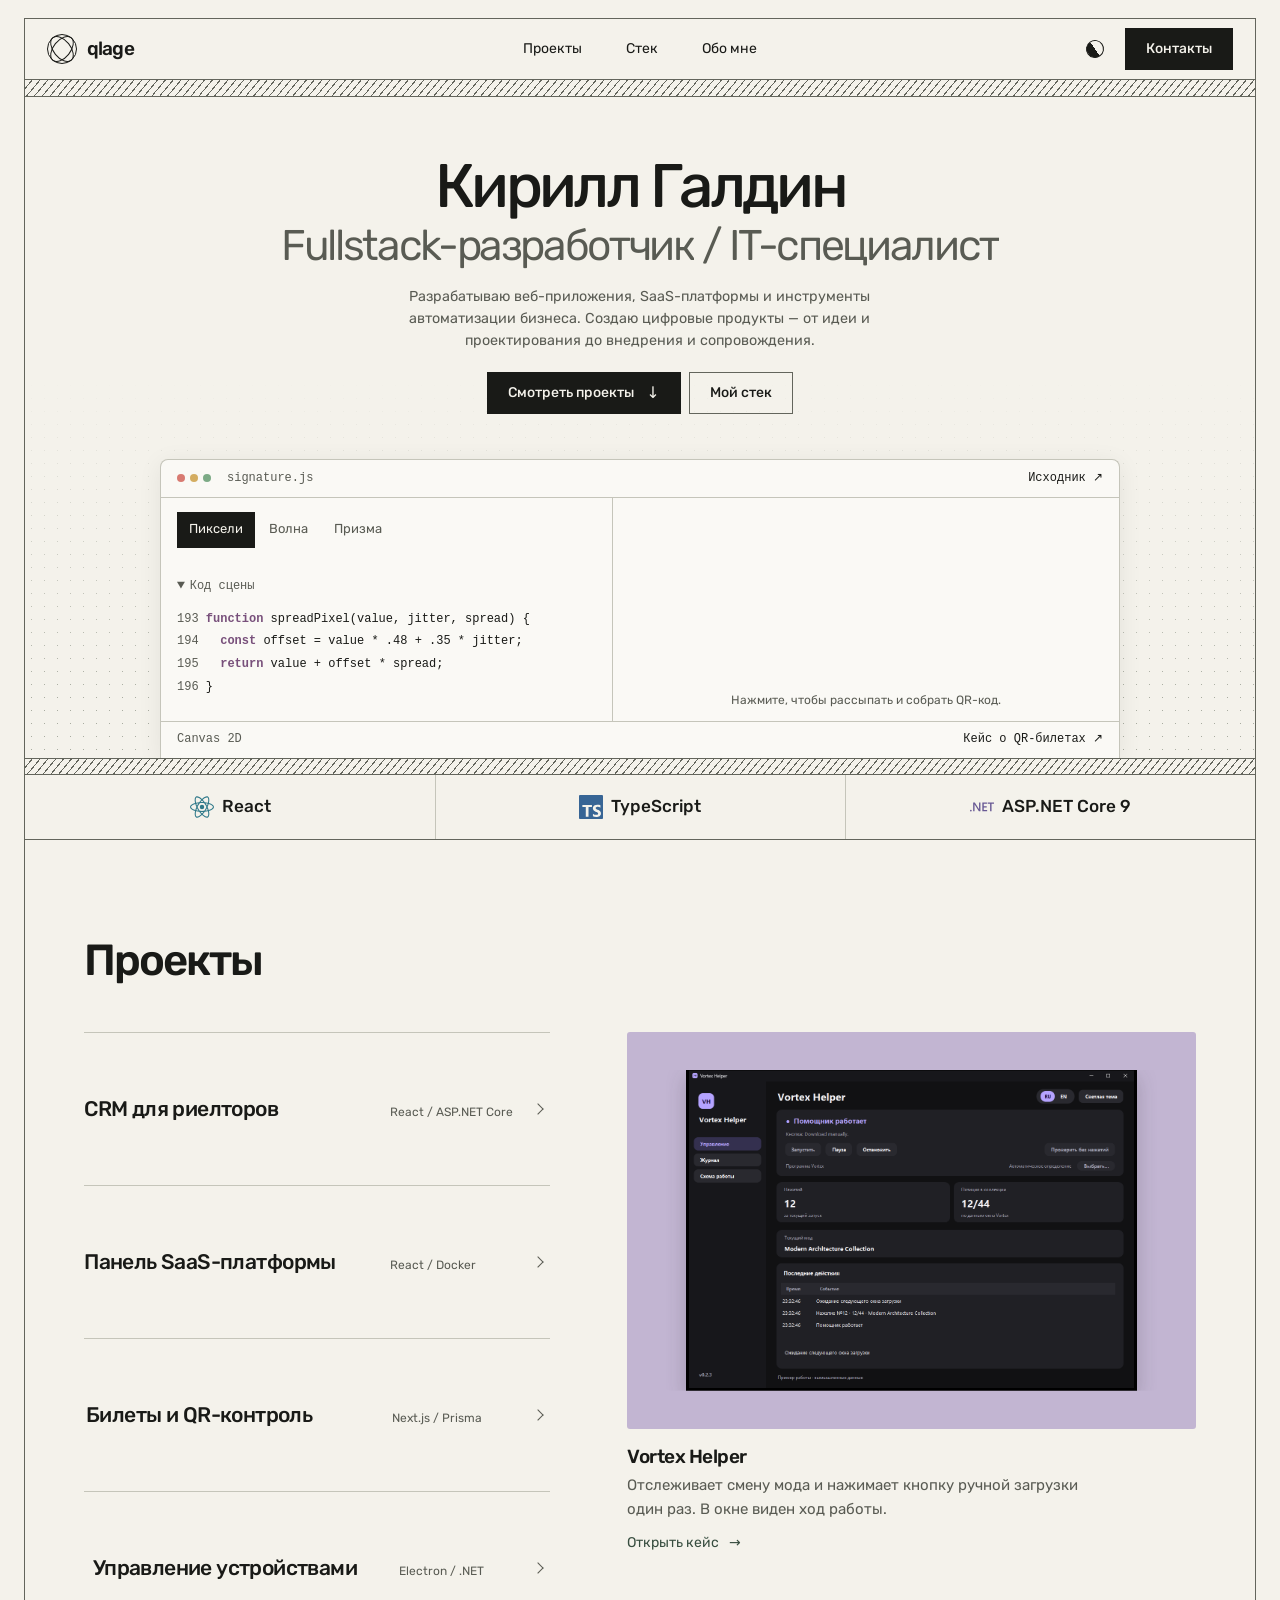
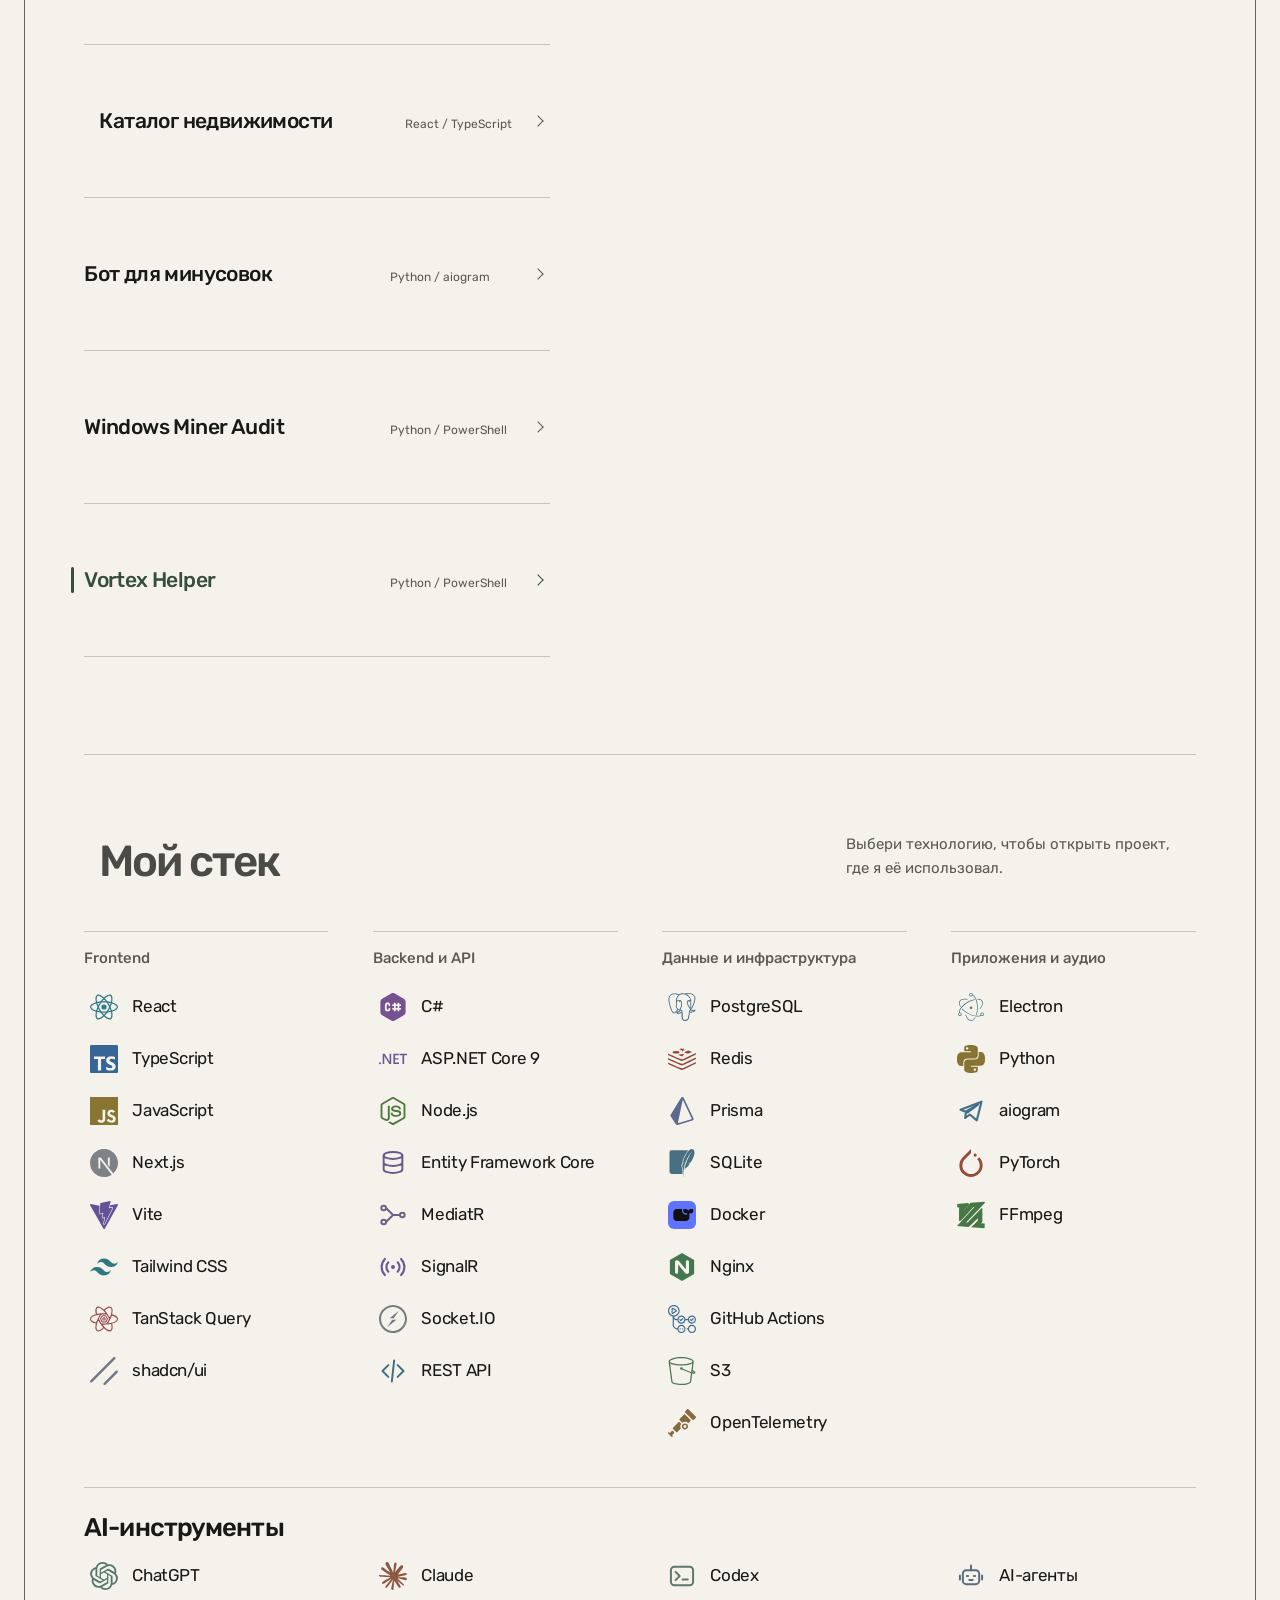
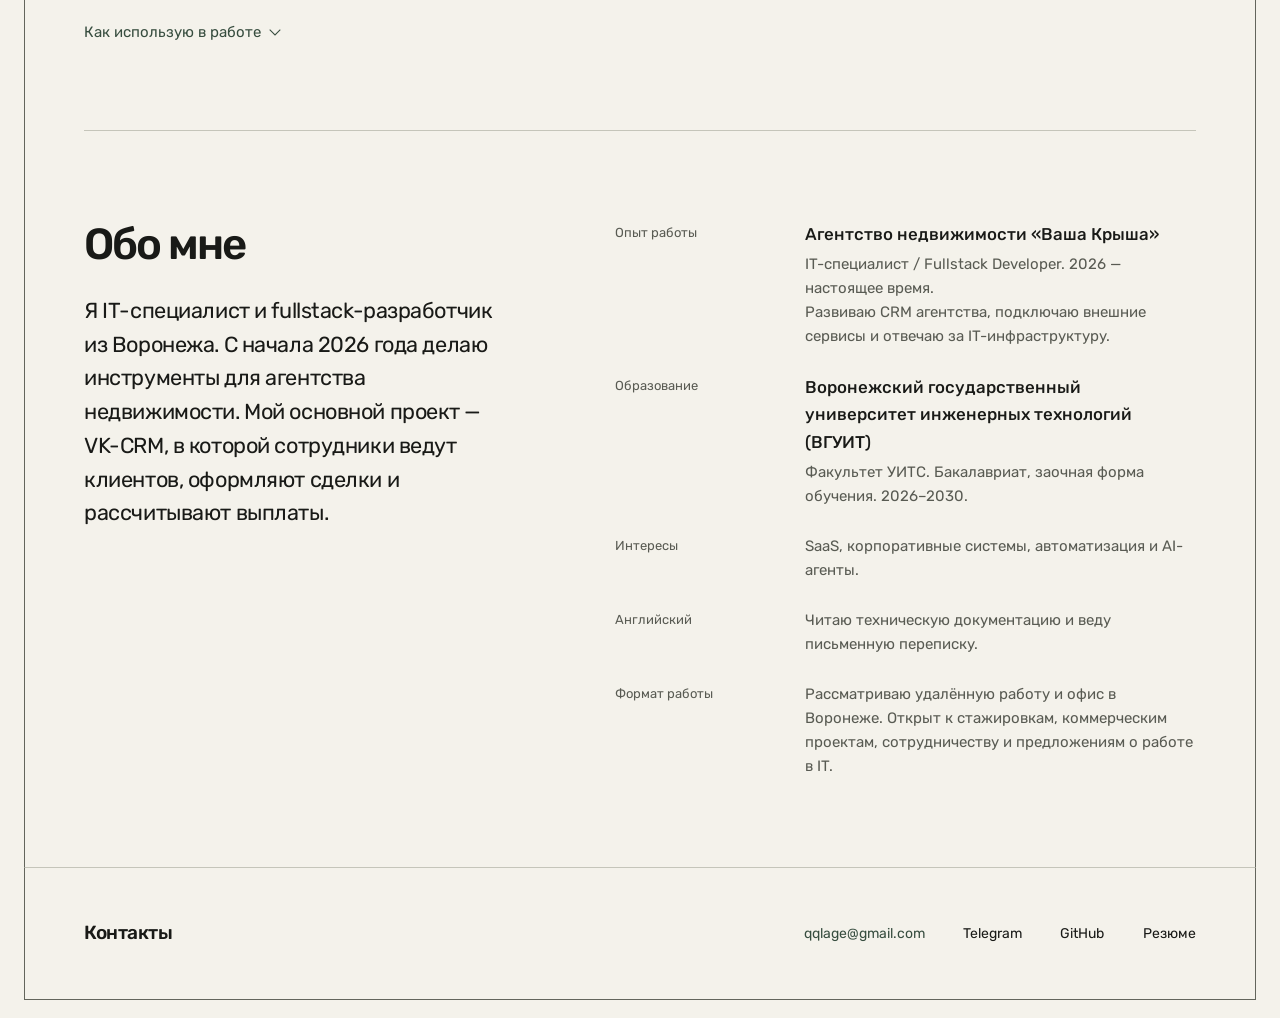
<file: index.html>
<!doctype html>
<html lang="ru">
<head>
  <meta charset="utf-8">
  <meta name="viewport" content="width=device-width,initial-scale=1">
  <meta name="theme-color" content="#f4f2eb">
  <script>try { if (localStorage.getItem('portfolio-theme') === 'dark') document.documentElement.dataset.theme = 'dark'; } catch {}</script>
  <meta name="description" content="Портфолио Кирилла Галдина. Коммерческая SaaS-платформа VK-CRM и ещё пять самостоятельно разработанных проектов.">
  <title>Кирилл Галдин — Fullstack-разработчик / IT-специалист</title>
  <link rel="icon" href="icon.svg?v=13">
  <link rel="preload" href="assets/type/rubik.ttf" as="font" type="font/ttf" crossorigin>
  <link rel="stylesheet" href="design.css?v=28">
  <script defer src="site.js?v=20"></script><script defer src="signature.js?v=10"></script>
</head>
<body data-page="home">
  <a class="skip" href="#main">К содержимому</a>
  <header class="mast wrap">
    <a class="brand" href="index.html" aria-label="На главную — Кирилл Галдин">
      <span class="fold" aria-hidden="true"></span>qlage
    </a>
    <nav aria-label="Основная навигация">
      <a href="#work">Проекты</a>
      <a href="#stack">Стек</a>
      <a href="#resume">Обо мне</a>
    </nav>
    <div class="mast-actions">
      <button class="theme-switch" type="button" aria-label="Тёмная тема" aria-pressed="false" hidden><span aria-hidden="true"></span></button>
      <a class="contact-nav" href="#contact">Контакты</a>
    </div>
  </header>
  <main id="main" class="wrap">
  <header class="portrait">
    <div class="portrait-copy">
      <h1><span class="name-line"><span>Кирилл Галдин</span></span></h1>
      <p class="profession"><span class="title-word">Fullstack-разработчик</span> / <span class="title-word">IT-специалист</span></p>
      <p class="portrait-note">Разрабатываю веб-приложения, SaaS-платформы и инструменты автоматизации бизнеса. Создаю цифровые продукты — от идеи и проектирования до внедрения и сопровождения.</p>
      <div class="intro-links">
        <a class="project-jump" href="#work">Смотреть проекты <span aria-hidden="true">↓</span></a>
        <a class="secondary-jump" href="#stack">Мой стек</a>
      </div>
    </div>
    <div class="scene">
      <div class="editor-bar">
        <span class="window-dots" aria-hidden="true"><i></i><i></i><i></i></span>
        <span class="filename">signature.js</span>
        <a href="signature.js" target="_blank" rel="noopener" aria-label="Открыть исходный файл signature.js в новой вкладке">Исходник ↗</a>
      </div>
      <div class="editor-panes">
        <div class="editor-sidebar">
          <div class="scene-controls" hidden>
            <nav class="scene-options" aria-label="Вариант интерактивной сцены">
              <a href="?scene=pixels" data-scene="pixels">Пиксели</a>
              <a href="?scene=wave" data-scene="wave">Волна</a>
              <a href="?scene=prism" data-scene="prism">Призма</a>
            </nav>
          </div>
          <details class="scene-code"><summary>Код сцены</summary><pre data-fragment="pixels"><code><span class="code-line" data-line="193"><b>function</b> spreadPixel(value, jitter, spread) {</span><span class="code-line" data-line="194">  <b>const</b> offset = value * .48 + .35 * jitter;</span><span class="code-line" data-line="195">  <b>return</b> value + offset * spread;</span><span class="code-line" data-line="196">}</span></code></pre><pre data-fragment="wave" hidden><code><span class="code-line" data-line="110"><b>function</b> waveHeight(u, v, phase) {</span><span class="code-line" data-line="111">  <b>const</b> swell = Math.sin(4.2*u - 2.6*v + phase*5.2);</span><span class="code-line" data-line="112">  <b>const</b> crest = Math.cos(6*u + 2.7*v - phase*3.4);</span><span class="code-line" data-line="113">  <b>return</b> .42*swell + .24*crest*(1-u*u) + u*.1;</span><span class="code-line" data-line="114">}</span></code></pre><pre data-fragment="prism" hidden><code><span class="code-line" data-line="62"><b>function</b> tubeRadius(a, b) {</span><span class="code-line" data-line="63">  <b>const</b> ripple = Math.cos(3 * a + b);</span><span class="code-line" data-line="64">  <b>return</b> .34 + .035 * ripple;</span><span class="code-line" data-line="65">}</span></code></pre></details>
        </div>
        <div class="stage-pane">
          <div class="signature">
            <img class="scene-still" src="assets/pixels-still.png" alt="Пиксельный QR-код профиля qlage на GitHub">
            <canvas tabindex="0" role="group" aria-label="Интерактивный QR-код профиля qlage" aria-describedby="scene-hint scene-keys"></canvas>
          </div>
          <p class="scene-hint" id="scene-hint" hidden aria-live="polite"></p>
          <span class="visually-hidden" id="scene-keys">Стрелки вращают форму. Пробел запускает эффект выбранной сцены. Home возвращает исходный вид.</span>
        </div>
      </div>
      <div class="editor-foot"><span>Canvas 2D</span><a class="scene-case" href="case-forum.html">Кейс о QR-билетах ↗</a></div>
    </div>
    <div class="primary-stack"><ul class="tech-inline" aria-label="Основной стек"><li><svg class="tech-mark" aria-hidden="true" focusable="false" width="24" height="24" xmlns="http://www.w3.org/2000/svg" viewBox="0 0 24 24" fill="#6EDBF3"><path d="M14.23 12.004a2.236 2.236 0 0 1-2.235 2.236 2.236 2.236 0 0 1-2.236-2.236 2.236 2.236 0 0 1 2.235-2.236 2.236 2.236 0 0 1 2.236 2.236zm2.648-10.69c-1.346 0-3.107.96-4.888 2.622-1.78-1.653-3.542-2.602-4.887-2.602-.41 0-.783.093-1.106.278-1.375.793-1.683 3.264-.973 6.365C1.98 8.917 0 10.42 0 12.004c0 1.59 1.99 3.097 5.043 4.03-.704 3.113-.39 5.588.988 6.38.32.187.69.275 1.102.275 1.345 0 3.107-.96 4.888-2.624 1.78 1.654 3.542 2.603 4.887 2.603.41 0 .783-.09 1.106-.275 1.374-.792 1.683-3.263.973-6.365C22.02 15.096 24 13.59 24 12.004c0-1.59-1.99-3.097-5.043-4.032.704-3.11.39-5.587-.988-6.38-.318-.184-.688-.277-1.092-.278zm-.005 1.09v.006c.225 0 .406.044.558.127.666.382.955 1.835.73 3.704-.054.46-.142.945-.25 1.44-.96-.236-2.006-.417-3.107-.534-.66-.905-1.345-1.727-2.035-2.447 1.592-1.48 3.087-2.292 4.105-2.295zm-9.77.02c1.012 0 2.514.808 4.11 2.28-.686.72-1.37 1.537-2.02 2.442-1.107.117-2.154.298-3.113.538-.112-.49-.195-.964-.254-1.42-.23-1.868.054-3.32.714-3.707.19-.09.4-.127.563-.132zm4.882 3.05c.455.468.91.992 1.36 1.564-.44-.02-.89-.034-1.345-.034-.46 0-.915.01-1.36.034.44-.572.895-1.096 1.345-1.565zM12 8.1c.74 0 1.477.034 2.202.093.406.582.802 1.203 1.183 1.86.372.64.71 1.29 1.018 1.946-.308.655-.646 1.31-1.013 1.95-.38.66-.773 1.288-1.18 1.87-.728.063-1.466.098-2.21.098-.74 0-1.477-.035-2.202-.093-.406-.582-.802-1.204-1.183-1.86-.372-.64-.71-1.29-1.018-1.946.303-.657.646-1.313 1.013-1.954.38-.66.773-1.286 1.18-1.868.728-.064 1.466-.098 2.21-.098zm-3.635.254c-.24.377-.48.763-.704 1.16-.225.39-.435.782-.635 1.174-.265-.656-.49-1.31-.676-1.947.64-.15 1.315-.283 2.015-.386zm7.26 0c.695.103 1.365.23 2.006.387-.18.632-.405 1.282-.66 1.933-.2-.39-.41-.783-.64-1.174-.225-.392-.465-.774-.705-1.146zm3.063.675c.484.15.944.317 1.375.498 1.732.74 2.852 1.708 2.852 2.476-.005.768-1.125 1.74-2.857 2.475-.42.18-.88.342-1.355.493-.28-.958-.646-1.956-1.1-2.98.45-1.017.81-2.01 1.085-2.964zm-13.395.004c.278.96.645 1.957 1.1 2.98-.45 1.017-.812 2.01-1.086 2.964-.484-.15-.944-.318-1.37-.5-1.732-.737-2.852-1.706-2.852-2.474 0-.768 1.12-1.742 2.852-2.476.42-.18.88-.342 1.356-.494zm11.678 4.28c.265.657.49 1.312.676 1.948-.64.157-1.316.29-2.016.39.24-.375.48-.762.705-1.158.225-.39.435-.788.636-1.18zm-9.945.02c.2.392.41.783.64 1.175.23.39.465.772.705 1.143-.695-.102-1.365-.23-2.006-.386.18-.63.406-1.282.66-1.933zM17.92 16.32c.112.493.2.968.254 1.423.23 1.868-.054 3.32-.714 3.708-.147.09-.338.128-.563.128-1.012 0-2.514-.807-4.11-2.28.686-.72 1.37-1.536 2.02-2.44 1.107-.118 2.154-.3 3.113-.54zm-11.83.01c.96.234 2.006.415 3.107.532.66.905 1.345 1.727 2.035 2.446-1.595 1.483-3.092 2.295-4.11 2.295-.22-.005-.406-.05-.553-.132-.666-.38-.955-1.834-.73-3.703.054-.46.142-.944.25-1.438zm4.56.64c.44.02.89.034 1.345.034.46 0 .915-.01 1.36-.034-.44.572-.895 1.095-1.345 1.565-.455-.47-.91-.993-1.36-1.565z"/></svg><span class="tech-name">React</span></li><li><svg class="tech-mark" aria-hidden="true" focusable="false" width="24" height="24" xmlns="http://www.w3.org/2000/svg" viewBox="0 0 24 24" fill="#75B8FF"><path d="M1.125 0C.502 0 0 .502 0 1.125v21.75C0 23.498.502 24 1.125 24h21.75c.623 0 1.125-.502 1.125-1.125V1.125C24 .502 23.498 0 22.875 0zm17.363 9.75c.612 0 1.154.037 1.627.111a6.38 6.38 0 0 1 1.306.34v2.458a3.95 3.95 0 0 0-.643-.361 5.093 5.093 0 0 0-.717-.26 5.453 5.453 0 0 0-1.426-.2c-.3 0-.573.028-.819.086a2.1 2.1 0 0 0-.623.242c-.17.104-.3.229-.393.374a.888.888 0 0 0-.14.49c0 .196.053.373.156.529.104.156.252.304.443.444s.423.276.696.41c.273.135.582.274.926.416.47.197.892.407 1.266.628.374.222.695.473.963.753.268.279.472.598.614.957.142.359.214.776.214 1.253 0 .657-.125 1.21-.373 1.656a3.033 3.033 0 0 1-1.012 1.085 4.38 4.38 0 0 1-1.487.596c-.566.12-1.163.18-1.79.18a9.916 9.916 0 0 1-1.84-.164 5.544 5.544 0 0 1-1.512-.493v-2.63a5.033 5.033 0 0 0 3.237 1.2c.333 0 .624-.03.872-.09.249-.06.456-.144.623-.25.166-.108.29-.234.373-.38a1.023 1.023 0 0 0-.074-1.089 2.12 2.12 0 0 0-.537-.5 5.597 5.597 0 0 0-.807-.444 27.72 27.72 0 0 0-1.007-.436c-.918-.383-1.602-.852-2.053-1.405-.45-.553-.676-1.222-.676-2.005 0-.614.123-1.141.369-1.582.246-.441.58-.804 1.004-1.089a4.494 4.494 0 0 1 1.47-.629 7.536 7.536 0 0 1 1.77-.201zm-15.113.188h9.563v2.166H9.506v9.646H6.789v-9.646H3.375z"/></svg><span class="tech-name">Type<wbr>Script</span></li><li><svg class="tech-mark" aria-hidden="true" focusable="false" width="24" height="24" xmlns="http://www.w3.org/2000/svg" viewBox="0 0 24 24" fill="#BEA8FF"><path d="M24 8.77h-2.468v7.565h-1.425V8.77h-2.462V7.53H24zm-6.852 7.565h-4.821V7.53h4.63v1.24h-3.205v2.494h2.953v1.234h-2.953v2.604h3.396zm-6.708 0H8.882L4.78 9.863a2.896 2.896 0 0 1-.258-.51h-.036c.032.189.048.592.048 1.21v5.772H3.157V7.53h1.659l3.965 6.32c.167.261.275.442.323.54h.024c-.04-.233-.06-.629-.06-1.185V7.529h1.372zm-8.703-.693a.868.829 0 0 1-.869.829.868.829 0 0 1-.868-.83.868.829 0 0 1 .868-.828.868.829 0 0 1 .869.829Z"/></svg><span class="tech-name">ASP.NET Core 9</span></li></ul></div>
  </header>

  <section class="collection" id="work" aria-labelledby="catalog-title">
    <h2 id="catalog-title" data-enter="heading">Проекты</h2>
    <div class="project-index">
      <ul class="entries"><li data-enter="project">
      <a class="entry" href="case-crm.html" data-key="crm">
        <span class="entry-thumb theme-crm"><img loading="lazy" src="assets/crm-deals.png" alt=""></span>
        <span class="entry-name"><strong>CRM для риелторов</strong><small>React / ASP.NET Core</small></span>
        <i class="go" aria-hidden="true"></i>
        <span class="entry-result">Около 30 сотрудников ведут клиентов и сделки в CRM. Из более чем 20 рабочих таблиц вне системы остались две.</span>
      </a>
    </li><li data-enter="project">
      <a class="entry" href="case-admin.html" data-key="admin">
        <span class="entry-thumb theme-admin"><img loading="lazy" src="assets/admin-overview.jpg" alt=""></span>
        <span class="entry-name"><strong>Панель SaaS-платформы</strong><small>React / Docker</small></span>
        <i class="go" aria-hidden="true"></i>
        <span class="entry-result">Перевёл агентство с выделенного сервера на общую CRM. У администратора сохранились профиль, права и оформление компании.</span>
      </a>
    </li><li data-enter="project">
      <a class="entry" href="case-forum.html" data-key="forum">
        <span class="entry-thumb theme-forum"><img loading="lazy" src="assets/forum-tickets.jpg" alt=""></span>
        <span class="entry-name"><strong>Билеты и QR-контроль</strong><small>Next.js / Prisma</small></span>
        <i class="go" aria-hidden="true"></i>
        <span class="entry-result">Оплата в существующем магазине даёт гостю QR-билет. При повторном проходе организатор видит, что билет уже использован.</span>
      </a>
    </li><li data-enter="project">
      <a class="entry" href="case-racs.html" data-key="racs">
        <span class="entry-thumb theme-racs"><img loading="lazy" src="assets/racs-dashboard.jpg" alt=""></span>
        <span class="entry-name"><strong>Управление устройствами</strong><small>Electron / .NET</small></span>
        <i class="go" aria-hidden="true"></i>
        <span class="entry-result">Сотруднику подключается общий диск филиала, руководителю — ещё и папка руководителей. Администратор задаёт доступы для всего филиала в одной панели.</span>
      </a>
    </li><li data-enter="project">
      <a class="entry" href="case-estate.html" data-key="estate">
        <span class="entry-thumb theme-estate"><img loading="lazy" src="assets/estate.png" alt=""></span>
        <span class="entry-name"><strong>Каталог недвижимости</strong><small>React / TypeScript</small></span>
        <i class="go" aria-hidden="true"></i>
        <span class="entry-result">Раньше контактная форма не сохраняла обращения. Теперь у агентства есть журнал заявок с сайта, включая те, которые CRM временно не смогла принять.</span>
      </a>
    </li><li data-enter="project">
      <a class="entry" href="case-music.html" data-key="music">
        <span class="entry-thumb theme-music"><img loading="lazy" src="assets/music-input.jpg" alt=""></span>
        <span class="entry-name"><strong>Бот для минусовок</strong><small>Python / aiogram</small></span>
        <i class="go" aria-hidden="true"></i>
        <span class="entry-result">Вокалист присылает скриншот плеера и получает минусовку в том же чате. Если готовой версии нет, бот отделяет вокал от оригинала.</span>
      </a>
    </li><li data-enter="project">
      <a class="entry" href="case-miner-audit.html" data-key="miner-audit">
        <span class="entry-thumb theme-miner-audit"><img loading="lazy" src="assets/miner-audit-dark-ru.png" alt=""></span>
        <span class="entry-name"><strong>Windows Miner Audit</strong><small>Python / PowerShell</small></span>
        <i class="go" aria-hidden="true"></i>
        <span class="entry-result">Проверяет процессы, автозапуск и параметры защиты. По каждой находке показывает признаки и сохраняет отчёт.</span>
      </a>
    </li><li data-enter="project">
      <a class="entry" href="case-vortex-helper.html" data-key="vortex-helper">
        <span class="entry-thumb theme-vortex-helper"><img loading="lazy" src="assets/vortex-helper-dark-ru.png" alt=""></span>
        <span class="entry-name"><strong>Vortex Helper</strong><small>Python / PowerShell</small></span>
        <i class="go" aria-hidden="true"></i>
        <span class="entry-result">Отслеживает смену мода и нажимает кнопку ручной загрузки один раз. В окне виден ход работы.</span>
      </a>
    </li></ul>
      <div class="sample-stack" data-enter="preview"><a class="sample theme-crm" data-preview="crm" href="case-crm.html"
            aria-label="Открыть кейс CRM для риелторов">
            <span class="sample-art"><img loading="lazy" src="assets/crm-deals.png" alt="Воронка сделок"></span>
            <strong class="sample-name">CRM для риелторов</strong>
            <span class="sample-caption">Около 30 сотрудников ведут клиентов и сделки в CRM. Из более чем 20 рабочих таблиц вне системы остались две.</span>
            <span class="sample-link">Открыть кейс <span aria-hidden="true">→</span></span>
          </a><a class="sample theme-admin" data-preview="admin" href="case-admin.html"
            aria-label="Открыть кейс Панель SaaS-платформы" hidden>
            <span class="sample-art"><img loading="lazy" src="assets/admin-overview.jpg" alt="Обзор платформы"></span>
            <strong class="sample-name">Панель SaaS-платформы</strong>
            <span class="sample-caption">Перевёл агентство с выделенного сервера на общую CRM. У администратора сохранились профиль, права и оформление компании.</span>
            <span class="sample-link">Открыть кейс <span aria-hidden="true">→</span></span>
          </a><a class="sample theme-forum" data-preview="forum" href="case-forum.html"
            aria-label="Открыть кейс Билеты и QR-контроль" hidden>
            <span class="sample-art"><img loading="lazy" src="assets/forum-tickets.jpg" alt="Список билетов"></span>
            <strong class="sample-name">Билеты и QR-контроль</strong>
            <span class="sample-caption">Оплата в существующем магазине даёт гостю QR-билет. При повторном проходе организатор видит, что билет уже использован.</span>
            <span class="sample-link">Открыть кейс <span aria-hidden="true">→</span></span>
          </a><a class="sample theme-racs" data-preview="racs" href="case-racs.html"
            aria-label="Открыть кейс Управление устройствами" hidden>
            <span class="sample-art"><img loading="lazy" src="assets/racs-dashboard.jpg" alt="Панель устройств"></span>
            <strong class="sample-name">Управление устройствами</strong>
            <span class="sample-caption">Сотруднику подключается общий диск филиала, руководителю — ещё и папка руководителей. Администратор задаёт доступы для всего филиала в одной панели.</span>
            <span class="sample-link">Открыть кейс <span aria-hidden="true">→</span></span>
          </a><a class="sample theme-estate" data-preview="estate" href="case-estate.html"
            aria-label="Открыть кейс Каталог недвижимости" hidden>
            <span class="sample-art"><img loading="lazy" src="assets/estate.png" alt="Главная и каталог"></span>
            <strong class="sample-name">Каталог недвижимости</strong>
            <span class="sample-caption">Раньше контактная форма не сохраняла обращения. Теперь у агентства есть журнал заявок с сайта, включая те, которые CRM временно не смогла принять.</span>
            <span class="sample-link">Открыть кейс <span aria-hidden="true">→</span></span>
          </a><a class="sample theme-music" data-preview="music" href="case-music.html"
            aria-label="Открыть кейс Бот для минусовок" hidden>
            <span class="sample-art"><img loading="lazy" src="assets/music-input.jpg" alt="Исходный скриншот для распознавания трека"></span>
            <strong class="sample-name">Бот для минусовок</strong>
            <span class="sample-caption">Вокалист присылает скриншот плеера и получает минусовку в том же чате. Если готовой версии нет, бот отделяет вокал от оригинала.</span>
            <span class="sample-link">Открыть кейс <span aria-hidden="true">→</span></span>
          </a><a class="sample theme-miner-audit" data-preview="miner-audit" href="case-miner-audit.html"
            aria-label="Открыть кейс Windows Miner Audit" hidden>
            <span class="sample-art"><img loading="lazy" src="assets/miner-audit-dark-ru.png" alt="Результаты проверки"></span>
            <strong class="sample-name">Windows Miner Audit</strong>
            <span class="sample-caption">Проверяет процессы, автозапуск и параметры защиты. По каждой находке показывает признаки и сохраняет отчёт.</span>
            <span class="sample-link">Открыть кейс <span aria-hidden="true">→</span></span>
          </a><a class="sample theme-vortex-helper" data-preview="vortex-helper" href="case-vortex-helper.html"
            aria-label="Открыть кейс Vortex Helper" hidden>
            <span class="sample-art"><img loading="lazy" src="assets/vortex-helper-dark-ru.png" alt="Журнал помощника"></span>
            <strong class="sample-name">Vortex Helper</strong>
            <span class="sample-caption">Отслеживает смену мода и нажимает кнопку ручной загрузки один раз. В окне виден ход работы.</span>
            <span class="sample-link">Открыть кейс <span aria-hidden="true">→</span></span>
          </a></div>
    </div>
  </section>
  <section class="stack-section" id="stack" aria-labelledby="stack-title">
      <header class="stack-heading"><h2 id="stack-title" data-enter="heading">Мой стек</h2>
        <p>Выбери технологию, чтобы открыть проект, где я её использовал.</p></header>
      <div class="stack-groups"><div class="stack-group"><h3>Frontend</h3><ul><li><a href="case-crm.html" aria-label="React — CRM для риелторов"><svg class="tech-mark" aria-hidden="true" focusable="false" width="24" height="24" xmlns="http://www.w3.org/2000/svg" viewBox="0 0 24 24" fill="#6EDBF3"><path d="M14.23 12.004a2.236 2.236 0 0 1-2.235 2.236 2.236 2.236 0 0 1-2.236-2.236 2.236 2.236 0 0 1 2.235-2.236 2.236 2.236 0 0 1 2.236 2.236zm2.648-10.69c-1.346 0-3.107.96-4.888 2.622-1.78-1.653-3.542-2.602-4.887-2.602-.41 0-.783.093-1.106.278-1.375.793-1.683 3.264-.973 6.365C1.98 8.917 0 10.42 0 12.004c0 1.59 1.99 3.097 5.043 4.03-.704 3.113-.39 5.588.988 6.38.32.187.69.275 1.102.275 1.345 0 3.107-.96 4.888-2.624 1.78 1.654 3.542 2.603 4.887 2.603.41 0 .783-.09 1.106-.275 1.374-.792 1.683-3.263.973-6.365C22.02 15.096 24 13.59 24 12.004c0-1.59-1.99-3.097-5.043-4.032.704-3.11.39-5.587-.988-6.38-.318-.184-.688-.277-1.092-.278zm-.005 1.09v.006c.225 0 .406.044.558.127.666.382.955 1.835.73 3.704-.054.46-.142.945-.25 1.44-.96-.236-2.006-.417-3.107-.534-.66-.905-1.345-1.727-2.035-2.447 1.592-1.48 3.087-2.292 4.105-2.295zm-9.77.02c1.012 0 2.514.808 4.11 2.28-.686.72-1.37 1.537-2.02 2.442-1.107.117-2.154.298-3.113.538-.112-.49-.195-.964-.254-1.42-.23-1.868.054-3.32.714-3.707.19-.09.4-.127.563-.132zm4.882 3.05c.455.468.91.992 1.36 1.564-.44-.02-.89-.034-1.345-.034-.46 0-.915.01-1.36.034.44-.572.895-1.096 1.345-1.565zM12 8.1c.74 0 1.477.034 2.202.093.406.582.802 1.203 1.183 1.86.372.64.71 1.29 1.018 1.946-.308.655-.646 1.31-1.013 1.95-.38.66-.773 1.288-1.18 1.87-.728.063-1.466.098-2.21.098-.74 0-1.477-.035-2.202-.093-.406-.582-.802-1.204-1.183-1.86-.372-.64-.71-1.29-1.018-1.946.303-.657.646-1.313 1.013-1.954.38-.66.773-1.286 1.18-1.868.728-.064 1.466-.098 2.21-.098zm-3.635.254c-.24.377-.48.763-.704 1.16-.225.39-.435.782-.635 1.174-.265-.656-.49-1.31-.676-1.947.64-.15 1.315-.283 2.015-.386zm7.26 0c.695.103 1.365.23 2.006.387-.18.632-.405 1.282-.66 1.933-.2-.39-.41-.783-.64-1.174-.225-.392-.465-.774-.705-1.146zm3.063.675c.484.15.944.317 1.375.498 1.732.74 2.852 1.708 2.852 2.476-.005.768-1.125 1.74-2.857 2.475-.42.18-.88.342-1.355.493-.28-.958-.646-1.956-1.1-2.98.45-1.017.81-2.01 1.085-2.964zm-13.395.004c.278.96.645 1.957 1.1 2.98-.45 1.017-.812 2.01-1.086 2.964-.484-.15-.944-.318-1.37-.5-1.732-.737-2.852-1.706-2.852-2.474 0-.768 1.12-1.742 2.852-2.476.42-.18.88-.342 1.356-.494zm11.678 4.28c.265.657.49 1.312.676 1.948-.64.157-1.316.29-2.016.39.24-.375.48-.762.705-1.158.225-.39.435-.788.636-1.18zm-9.945.02c.2.392.41.783.64 1.175.23.39.465.772.705 1.143-.695-.102-1.365-.23-2.006-.386.18-.63.406-1.282.66-1.933zM17.92 16.32c.112.493.2.968.254 1.423.23 1.868-.054 3.32-.714 3.708-.147.09-.338.128-.563.128-1.012 0-2.514-.807-4.11-2.28.686-.72 1.37-1.536 2.02-2.44 1.107-.118 2.154-.3 3.113-.54zm-11.83.01c.96.234 2.006.415 3.107.532.66.905 1.345 1.727 2.035 2.446-1.595 1.483-3.092 2.295-4.11 2.295-.22-.005-.406-.05-.553-.132-.666-.38-.955-1.834-.73-3.703.054-.46.142-.944.25-1.438zm4.56.64c.44.02.89.034 1.345.034.46 0 .915-.01 1.36-.034-.44.572-.895 1.095-1.345 1.565-.455-.47-.91-.993-1.36-1.565z"/></svg><span class="tech-name">React</span><span class="tech-example" aria-hidden="true">CRM для риелторов →</span></a></li><li><a href="case-estate.html" aria-label="TypeScript — Каталог недвижимости"><svg class="tech-mark" aria-hidden="true" focusable="false" width="24" height="24" xmlns="http://www.w3.org/2000/svg" viewBox="0 0 24 24" fill="#75B8FF"><path d="M1.125 0C.502 0 0 .502 0 1.125v21.75C0 23.498.502 24 1.125 24h21.75c.623 0 1.125-.502 1.125-1.125V1.125C24 .502 23.498 0 22.875 0zm17.363 9.75c.612 0 1.154.037 1.627.111a6.38 6.38 0 0 1 1.306.34v2.458a3.95 3.95 0 0 0-.643-.361 5.093 5.093 0 0 0-.717-.26 5.453 5.453 0 0 0-1.426-.2c-.3 0-.573.028-.819.086a2.1 2.1 0 0 0-.623.242c-.17.104-.3.229-.393.374a.888.888 0 0 0-.14.49c0 .196.053.373.156.529.104.156.252.304.443.444s.423.276.696.41c.273.135.582.274.926.416.47.197.892.407 1.266.628.374.222.695.473.963.753.268.279.472.598.614.957.142.359.214.776.214 1.253 0 .657-.125 1.21-.373 1.656a3.033 3.033 0 0 1-1.012 1.085 4.38 4.38 0 0 1-1.487.596c-.566.12-1.163.18-1.79.18a9.916 9.916 0 0 1-1.84-.164 5.544 5.544 0 0 1-1.512-.493v-2.63a5.033 5.033 0 0 0 3.237 1.2c.333 0 .624-.03.872-.09.249-.06.456-.144.623-.25.166-.108.29-.234.373-.38a1.023 1.023 0 0 0-.074-1.089 2.12 2.12 0 0 0-.537-.5 5.597 5.597 0 0 0-.807-.444 27.72 27.72 0 0 0-1.007-.436c-.918-.383-1.602-.852-2.053-1.405-.45-.553-.676-1.222-.676-2.005 0-.614.123-1.141.369-1.582.246-.441.58-.804 1.004-1.089a4.494 4.494 0 0 1 1.47-.629 7.536 7.536 0 0 1 1.77-.201zm-15.113.188h9.563v2.166H9.506v9.646H6.789v-9.646H3.375z"/></svg><span class="tech-name">Type<wbr>Script</span><span class="tech-example" aria-hidden="true">Каталог недвижимости →</span></a></li><li><a href="case-estate.html" aria-label="JavaScript — Каталог недвижимости"><svg class="tech-mark" aria-hidden="true" focusable="false" width="24" height="24" xmlns="http://www.w3.org/2000/svg" viewBox="0 0 24 24" fill="#F6D875"><path d="M0 0h24v24H0V0zm22.034 18.276c-.175-1.095-.888-2.015-3.003-2.873-.736-.345-1.554-.585-1.797-1.14-.091-.33-.105-.51-.046-.705.15-.646.915-.84 1.515-.66.39.12.75.42.976.9 1.034-.676 1.034-.676 1.755-1.125-.27-.42-.404-.601-.586-.78-.63-.705-1.469-1.065-2.834-1.034l-.705.089c-.676.165-1.32.525-1.71 1.005-1.14 1.291-.811 3.541.569 4.471 1.365 1.02 3.361 1.244 3.616 2.205.24 1.17-.87 1.545-1.966 1.41-.811-.18-1.26-.586-1.755-1.336l-1.83 1.051c.21.48.45.689.81 1.109 1.74 1.756 6.09 1.666 6.871-1.004.029-.09.24-.705.074-1.65l.046.067zm-8.983-7.245h-2.248c0 1.938-.009 3.864-.009 5.805 0 1.232.063 2.363-.138 2.711-.33.689-1.18.601-1.566.48-.396-.196-.597-.466-.83-.855-.063-.105-.11-.196-.127-.196l-1.825 1.125c.305.63.75 1.172 1.324 1.517.855.51 2.004.675 3.207.405.783-.226 1.458-.691 1.811-1.411.51-.93.402-2.07.397-3.346.012-2.054 0-4.109 0-6.179l.004-.056z"/></svg><span class="tech-name">Java<wbr>Script</span><span class="tech-example" aria-hidden="true">Каталог недвижимости →</span></a></li><li><a href="case-forum.html" aria-label="Next.js — Билеты и QR-контроль"><svg class="tech-mark" aria-hidden="true" focusable="false" width="24" height="24" xmlns="http://www.w3.org/2000/svg" viewBox="0 0 24 24" fill="#ECF1F4"><path d="M18.665 21.978C16.758 23.255 14.465 24 12 24 5.377 24 0 18.623 0 12S5.377 0 12 0s12 5.377 12 12c0 3.583-1.574 6.801-4.067 9.001L9.219 7.2H7.2v9.596h1.615V9.251l9.85 12.727Zm-3.332-8.533 1.6 2.061V7.2h-1.6v6.245Z"/></svg><span class="tech-name">Next.js</span><span class="tech-example" aria-hidden="true">Билеты и QR-контроль →</span></a></li><li><a href="case-estate.html" aria-label="Vite — Каталог недвижимости"><svg class="tech-mark" aria-hidden="true" focusable="false" width="24" height="24" xmlns="http://www.w3.org/2000/svg" viewBox="0 0 24 24" fill="#B69AFF"><path d="m8.286 10.578.512-8.657a.306.306 0 0 1 .247-.282L17.377.006a.306.306 0 0 1 .353.385l-1.558 5.403a.306.306 0 0 0 .352.385l2.388-.46a.306.306 0 0 1 .332.438l-6.79 13.55-.123.19a.294.294 0 0 1-.252.14c-.177 0-.35-.152-.305-.369l1.095-5.301a.306.306 0 0 0-.388-.355l-1.433.435a.306.306 0 0 1-.389-.354l.69-3.375a.306.306 0 0 0-.37-.36l-2.32.536a.306.306 0 0 1-.374-.316zm14.976-7.926L17.284 3.74l-.544 1.887 2.077-.4a.8.8 0 0 1 .84.369.8.8 0 0 1 .034.783L12.9 19.93l-.013.025-.015.023-.122.19a.801.801 0 0 1-.672.37.826.826 0 0 1-.634-.302.8.8 0 0 1-.16-.67l1.029-4.981-1.12.34a.81.81 0 0 1-.86-.262.802.802 0 0 1-.165-.67l.63-3.08-2.027.468a.808.808 0 0 1-.768-.233.81.81 0 0 1-.217-.6l.389-6.57-7.44-1.33a.612.612 0 0 0-.64.906L11.58 23.691a.612.612 0 0 0 1.066-.004l11.26-20.135a.612.612 0 0 0-.644-.9z"/></svg><span class="tech-name">Vite</span><span class="tech-example" aria-hidden="true">Каталог недвижимости →</span></a></li><li><a href="case-estate.html" aria-label="Tailwind CSS — Каталог недвижимости"><svg class="tech-mark" aria-hidden="true" focusable="false" width="24" height="24" xmlns="http://www.w3.org/2000/svg" viewBox="0 0 24 24" fill="#6AD9E6"><path d="M12.001,4.8c-3.2,0-5.2,1.6-6,4.8c1.2-1.6,2.6-2.2,4.2-1.8c0.913,0.228,1.565,0.89,2.288,1.624 C13.666,10.618,15.027,12,18.001,12c3.2,0,5.2-1.6,6-4.8c-1.2,1.6-2.6,2.2-4.2,1.8c-0.913-0.228-1.565-0.89-2.288-1.624 C16.337,6.182,14.976,4.8,12.001,4.8z M6.001,12c-3.2,0-5.2,1.6-6,4.8c1.2-1.6,2.6-2.2,4.2-1.8c0.913,0.228,1.565,0.89,2.288,1.624 c1.177,1.194,2.538,2.576,5.512,2.576c3.2,0,5.2-1.6,6-4.8c-1.2,1.6-2.6,2.2-4.2,1.8c-0.913-0.228-1.565-0.89-2.288-1.624 C10.337,13.382,8.976,12,6.001,12z"/></svg><span class="tech-name">Tailwind CSS</span><span class="tech-example" aria-hidden="true">Каталог недвижимости →</span></a></li><li><a href="case-crm.html" aria-label="TanStack Query — CRM для риелторов"><svg class="tech-mark" aria-hidden="true" focusable="false" width="24" height="24" xmlns="http://www.w3.org/2000/svg" viewBox="0 0 24 24" fill="#FF9294"><path d="M6.9297 13.6875c.164-.0938.375-.0352.4687.1328l.0625.1055c.4805.8515.9805 1.6601 1.5 2.4258.6133.9023 1.3047 1.8164 2.0743 2.7421a.3455.3455 0 0 1-.0391.4844l-.0742.0664c-2.543 2.2227-4.1914 2.664-4.9532 1.332-.746-1.3046-.4765-3.6718.8086-7.1093a.3437.3437 0 0 1 .1524-.1797ZM17.75 16.3008c.1836-.0313.3594.086.3945.2695l.0196.1016c.6289 3.2851.1875 4.9297-1.3243 4.9297-1.4804 0-3.3593-1.4024-5.6484-4.2032a.3271.3271 0 0 1-.0742-.2226c0-.1875.1562-.3399.3437-.3399h.1211a32.9838 32.9838 0 0 0 2.8086-.0976c1.0703-.086 2.1914-.2305 3.3594-.4375zm.871-6.9766a.3528.3528 0 0 1 .4454-.211l.1016.0352c3.2617 1.1094 4.5039 2.332 3.7187 3.6641-.7656 1.3047-2.9922 2.254-6.6836 2.8477-.082.0117-.168-.004-.2383-.047-.168-.0976-.2265-.3085-.125-.4765l.0625-.1054c.504-.8438.957-1.6836 1.3672-2.5235.4766-.9883.9297-2.0508 1.3516-3.1836zM7.797 8.3398c.082-.0117.168.004.2383.047.168.0976.2265.3085.125.4765l-.0625.1054a34.0882 34.0882 0 0 0-1.3672 2.5235c-.4766.9883-.9297 2.0508-1.3516 3.1836a.3528.3528 0 0 1-.4453.211l-.1016-.0352c-3.2617-1.1094-4.5039-2.332-3.7187-3.6641.7656-1.3047 2.9922-2.254 6.6836-2.8477Zm5.2812-3.9843c2.543-2.2227 4.1914-2.664 4.9532-1.332.746 1.3046.4765 3.6718-.8086 7.1093a.3436.3436 0 0 1-.1524.1797c-.164.0938-.375.0352-.4687-.1328l-.0625-.1055c-.4805-.8515-.9805-1.6601-1.5-2.4258-.6133-.9023-1.3047-1.8164-2.0743-2.7421a.3455.3455 0 0 1 .0391-.4844Zm-5.793-2.082c1.4805 0 3.3633 1.4023 5.6485 4.203a.3488.3488 0 0 1 .0781.2188c-.0039.1914-.1562.3438-.3476.3438l-.1172-.004a34.5835 34.5835 0 0 0-2.8086.1016c-1.0742.086-2.1953.2305-3.3633.4375a.343.343 0 0 1-.3945-.2734l-.0196-.0977c-.629-3.2851-.1876-4.9297 1.3242-4.9297Zm2.8711 5.8124h3.6875a.638.638 0 0 1 .5508.3164l1.8477 3.2188a.6437.6437 0 0 1 0 .6289l-1.8477 3.2227a.638.638 0 0 1-.5507.3164h-3.6875c-.2266 0-.4375-.1211-.547-.3164L7.7579 12.25a.6437.6437 0 0 1 0-.629l1.8516-3.2187c.1093-.1953.3203-.3164.5468-.3164Zm3.2305.793a.638.638 0 0 1 .5508.3164l1.3906 2.4258a.6437.6437 0 0 1 0 .6289l-1.3906 2.4297a.638.638 0 0 1-.5508.3164h-2.7734c-.2266 0-.4375-.1211-.5469-.3164L8.672 12.25a.6437.6437 0 0 1 0-.629l1.3945-2.4257c.1094-.1953.3203-.3164.5469-.3164Zm-.4922.8672h-1.789c-.2266 0-.4336.1172-.547.3164l-.8983 1.5586a.6437.6437 0 0 0 0 .6289l.8984 1.5625a.6317.6317 0 0 0 .5469.3164h1.789a.6317.6317 0 0 0 .547-.3164l.8983-1.5625a.6437.6437 0 0 0 0-.629l-.8984-1.5585c-.1133-.1992-.3203-.3164-.5469-.3164Zm-.4765.8281c.2265 0 .4375.1211.5468.3164l.422.7305c.1132.1953.1132.4375 0 .6289l-.422.7344c-.1093.1953-.3203.3164-.5468.3164h-.836a.6317.6317 0 0 1-.5468-.3164l-.422-.7344c-.1132-.1914-.1132-.4336 0-.629l.422-.7304a.6317.6317 0 0 1 .5468-.3164zm-.418.8164a.548.548 0 0 0-.4727.2735c-.0976.168-.0976.375 0 .5468a.5444.5444 0 0 0 .4727.2696.5444.5444 0 0 0 .4727-.2696c.0976-.1718.0976-.3789 0-.5468A.548.548 0 0 0 12 11.3906Zm-4.4219.5469h.9805M18.9805 7.75c.3906-1.8945.4765-3.3438.2226-4.3984-.1484-.629-.4218-1.1368-.8398-1.5078-.4414-.3907-1-.582-1.625-.582-1.0352 0-2.1211.4726-3.2813 1.3671-.4726.3633-.9648.8047-1.4726 1.3164-.043-.0508-.086-.1015-.1367-.1445-1.4454-1.2852-2.6602-2.082-3.6993-2.3906-.6171-.1836-1.1953-.1993-1.7226-.0235-.5586.1875-1.004.5742-1.3164 1.1172-.5156.8945-.6524 2.0742-.461 3.5274.0782.5898.2149 1.2343.4024 1.9335a1.1187 1.1187 0 0 0-.2149.047C3.008 8.621 1.711 9.2694.9258 10.0155c-.4649.4414-.7695.9375-.8828 1.4805-.1133.5781 0 1.1562.3125 1.6992.5156.8945 1.4648 1.5977 2.8164 2.1563.543.2226 1.1562.4257 1.8437.6093a1.0227 1.0227 0 0 0-.0703.2266c-.3906 1.8906-.4765 3.3438-.2226 4.3945.1484.629.4257 1.1407.8398 1.5078.4414.3907 1 .582 1.625.582 1.0352 0 2.121-.4726 3.2813-1.3632.4765-.3711.9726-.8164 1.4882-1.336a1.2 1.2 0 0 0 .1953.2266c1.4454 1.2852 2.6602 2.082 3.6993 2.3906.6172.1836 1.1953.1993 1.7226.0235.5586-.1875 1.004-.5742 1.3164-1.1172.5157-.8945.6524-2.0742.461-3.5273-.082-.6133-.2227-1.2813-.4258-2.0118a1.2248 1.2248 0 0 0 .2383-.0468c1.828-.6094 3.125-1.2578 3.9101-2.004.4649-.4413.7696-.9374.8828-1.4804.1133-.5781 0-1.1563-.3125-1.6992-.5156-.8946-1.4648-1.5977-2.8164-2.1563-.5586-.2304-1.1953-.4414-1.9062-.625a.8647.8647 0 0 0 .0586-.1953z"/></svg><span class="tech-name">Tan<wbr>Stack Query</span><span class="tech-example" aria-hidden="true">CRM для риелторов →</span></a></li><li><a href="case-crm.html" aria-label="shadcn/ui — CRM для риелторов"><svg class="tech-mark" aria-hidden="true" focusable="false" width="24" height="24" xmlns="http://www.w3.org/2000/svg" viewBox="0 0 24 24" fill="#D5DCF3"><path d="M22.219 11.784 11.784 22.219c-.407.407-.407 1.068 0 1.476.407.407 1.068.407 1.476 0L23.695 13.26c.407-.408.407-1.069 0-1.476-.408-.407-1.069-.407-1.476 0ZM20.132.305.305 20.132c-.407.407-.407 1.068 0 1.476.408.407 1.069.407 1.476 0L21.608 1.781c.407-.407.407-1.068 0-1.476-.408-.407-1.069-.407-1.476 0Z"/></svg><span class="tech-name">shadcn/ui</span><span class="tech-example" aria-hidden="true">CRM для риелторов →</span></a></li></ul></div><div class="stack-group"><h3>Backend и API</h3><ul><li><a href="case-racs.html" aria-label="C# — Управление устройствами"><svg class="tech-mark" aria-hidden="true" focusable="false" width="24" height="24" xmlns="http://www.w3.org/2000/svg" viewBox="0 0 24 24" fill="#CE9AF6"><path d="M1.194 7.543v8.913c0 1.103.588 2.122 1.544 2.674l7.718 4.456a3.086 3.086 0 0 0 3.088 0l7.718-4.456a3.087 3.087 0 0 0 1.544-2.674V7.543a3.084 3.084 0 0 0-1.544-2.673L13.544.414a3.086 3.086 0 0 0-3.088 0L2.738 4.87a3.085 3.085 0 0 0-1.544 2.673Zm5.403 2.914v3.087a.77.77 0 0 0 .772.772.773.773 0 0 0 .772-.772.773.773 0 0 1 1.317-.546.775.775 0 0 1 .226.546 2.314 2.314 0 1 1-4.631 0v-3.087c0-.615.244-1.203.679-1.637a2.312 2.312 0 0 1 3.274 0c.434.434.678 1.023.678 1.637a.769.769 0 0 1-.226.545.767.767 0 0 1-1.091 0 .77.77 0 0 1-.226-.545.77.77 0 0 0-.772-.772.771.771 0 0 0-.772.772Zm12.35 3.087a.77.77 0 0 1-.772.772h-.772v.772a.773.773 0 0 1-1.544 0v-.772h-1.544v.772a.773.773 0 0 1-1.317.546.775.775 0 0 1-.226-.546v-.772H12a.771.771 0 1 1 0-1.544h.772v-1.543H12a.77.77 0 1 1 0-1.544h.772v-.772a.773.773 0 0 1 1.317-.546.775.775 0 0 1 .226.546v.772h1.544v-.772a.773.773 0 0 1 1.544 0v.772h.772a.772.772 0 0 1 0 1.544h-.772v1.543h.772a.776.776 0 0 1 .772.772Zm-3.088-2.315h-1.544v1.543h1.544v-1.543Z"/></svg><span class="tech-name">C#</span><span class="tech-example" aria-hidden="true">Управление устройствами →</span></a></li><li><a href="case-crm.html" aria-label="ASP.NET Core 9 — CRM для риелторов"><svg class="tech-mark" aria-hidden="true" focusable="false" width="24" height="24" xmlns="http://www.w3.org/2000/svg" viewBox="0 0 24 24" fill="#BEA8FF"><path d="M24 8.77h-2.468v7.565h-1.425V8.77h-2.462V7.53H24zm-6.852 7.565h-4.821V7.53h4.63v1.24h-3.205v2.494h2.953v1.234h-2.953v2.604h3.396zm-6.708 0H8.882L4.78 9.863a2.896 2.896 0 0 1-.258-.51h-.036c.032.189.048.592.048 1.21v5.772H3.157V7.53h1.659l3.965 6.32c.167.261.275.442.323.54h.024c-.04-.233-.06-.629-.06-1.185V7.529h1.372zm-8.703-.693a.868.829 0 0 1-.869.829.868.829 0 0 1-.868-.83.868.829 0 0 1 .868-.828.868.829 0 0 1 .869.829Z"/></svg><span class="tech-name">ASP.NET Core 9</span><span class="tech-example" aria-hidden="true">CRM для риелторов →</span></a></li><li><a href="case-estate.html" aria-label="Node.js — Каталог недвижимости"><svg class="tech-mark" aria-hidden="true" focusable="false" width="24" height="24" xmlns="http://www.w3.org/2000/svg" viewBox="0 0 24 24" fill="#98D981"><path d="M11.998,24c-0.321,0-0.641-0.084-0.922-0.247l-2.936-1.737c-0.438-0.245-0.224-0.332-0.08-0.383 c0.585-0.203,0.703-0.25,1.328-0.604c0.065-0.037,0.151-0.023,0.218,0.017l2.256,1.339c0.082,0.045,0.197,0.045,0.272,0l8.795-5.076 c0.082-0.047,0.134-0.141,0.134-0.238V6.921c0-0.099-0.053-0.192-0.137-0.242l-8.791-5.072c-0.081-0.047-0.189-0.047-0.271,0 L3.075,6.68C2.99,6.729,2.936,6.825,2.936,6.921v10.15c0,0.097,0.054,0.189,0.139,0.235l2.409,1.392 c1.307,0.654,2.108-0.116,2.108-0.89V7.787c0-0.142,0.114-0.253,0.256-0.253h1.115c0.139,0,0.255,0.112,0.255,0.253v10.021 c0,1.745-0.95,2.745-2.604,2.745c-0.508,0-0.909,0-2.026-0.551L2.28,18.675c-0.57-0.329-0.922-0.945-0.922-1.604V6.921 c0-0.659,0.353-1.275,0.922-1.603l8.795-5.082c0.557-0.315,1.296-0.315,1.848,0l8.794,5.082c0.57,0.329,0.924,0.944,0.924,1.603 v10.15c0,0.659-0.354,1.273-0.924,1.604l-8.794,5.078C12.643,23.916,12.324,24,11.998,24z M19.099,13.993 c0-1.9-1.284-2.406-3.987-2.763c-2.731-0.361-3.009-0.548-3.009-1.187c0-0.528,0.235-1.233,2.258-1.233 c1.807,0,2.473,0.389,2.747,1.607c0.024,0.115,0.129,0.199,0.247,0.199h1.141c0.071,0,0.138-0.031,0.186-0.081 c0.048-0.054,0.074-0.123,0.067-0.196c-0.177-2.098-1.571-3.076-4.388-3.076c-2.508,0-4.004,1.058-4.004,2.833 c0,1.925,1.488,2.457,3.895,2.695c2.88,0.282,3.103,0.703,3.103,1.269c0,0.983-0.789,1.402-2.642,1.402 c-2.327,0-2.839-0.584-3.011-1.742c-0.02-0.124-0.126-0.215-0.253-0.215h-1.137c-0.141,0-0.254,0.112-0.254,0.253 c0,1.482,0.806,3.248,4.655,3.248C17.501,17.007,19.099,15.91,19.099,13.993z"/></svg><span class="tech-name">Node.js</span><span class="tech-example" aria-hidden="true">Каталог недвижимости →</span></a></li><li><a href="case-admin.html" aria-label="Entity Framework Core — Панель SaaS-платформы"><svg class="tech-mark" aria-hidden="true" focusable="false" width="24" height="24" xmlns="http://www.w3.org/2000/svg" viewBox="0 0 24 24" stroke="#BBACF1" stroke-width="1.7" fill="none" stroke-linecap="round" stroke-linejoin="round"><ellipse cx="12" cy="5.5" rx="8" ry="3"/><path d="M4 5.5v6c0 1.7 3.6 3 8 3s8-1.3 8-3v-6m-16 6v6c0 1.7 3.6 3 8 3s8-1.3 8-3v-6"/></svg><span class="tech-name">Entity Framework Core</span><span class="tech-example" aria-hidden="true">Панель SaaS-платформы →</span></a></li><li><a href="case-crm.html" aria-label="MediatR — CRM для риелторов"><svg class="tech-mark" aria-hidden="true" focusable="false" width="24" height="24" xmlns="http://www.w3.org/2000/svg" viewBox="0 0 24 24" stroke="#C6B6ED" stroke-width="1.7" fill="none" stroke-linecap="round" stroke-linejoin="round"><circle cx="4" cy="6" r="2"/><circle cx="4" cy="18" r="2"/><circle cx="20" cy="12" r="2"/><path d="m6 6 6 6-6 6m6-6h6"/></svg><span class="tech-name">Mediat<wbr>R</span><span class="tech-example" aria-hidden="true">CRM для риелторов →</span></a></li><li><a href="case-crm.html" aria-label="SignalR — CRM для риелторов"><svg class="tech-mark" aria-hidden="true" focusable="false" width="24" height="24" xmlns="http://www.w3.org/2000/svg" viewBox="0 0 24 24" color="#BCA8FF" fill="none" stroke="currentColor" stroke-width="1.8" stroke-linecap="round" stroke-linejoin="round"><path d="M5.1 5.1a9.8 9.8 0 0 0 0 13.8m13.8-13.8a9.8 9.8 0 0 1 0 13.8M8 8a5.7 5.7 0 0 0 0 8m8-8a5.7 5.7 0 0 1 0 8"/><circle cx="12" cy="12" r="1.7" fill="currentColor" stroke="none"/></svg><span class="tech-name">Signal<wbr>R</span><span class="tech-example" aria-hidden="true">CRM для риелторов →</span></a></li><li><a href="case-racs.html" aria-label="Socket.IO — Управление устройствами"><svg class="tech-mark" aria-hidden="true" focusable="false" width="24" height="24" xmlns="http://www.w3.org/2000/svg" viewBox="0 0 24 24" fill="#DFE4EC"><path d="M11.9362.0137a12.1694 12.1694 0 00-2.9748.378C4.2816 1.5547.5678 5.7944.0918 10.6012c-.59 4.5488 1.7079 9.2856 5.6437 11.6345 3.8608 2.4179 9.0926 2.3199 12.8734-.223 3.3969-2.206 5.5118-6.2277 5.3858-10.2845-.058-4.0159-2.31-7.9167-5.7588-9.9796C16.354.5876 14.1431.0047 11.9362.0137zm-.063 1.696c4.9448-.007 9.7886 3.8137 10.2815 8.9245.945 5.6597-3.7528 11.4125-9.4875 11.5795-5.4538.544-10.7245-4.0798-10.8795-9.5566-.407-4.4338 2.5159-8.8346 6.6977-10.2995a9.1126 9.1126 0 013.3878-.647zm5.0908 3.2248c-2.6869 2.0849-5.2598 4.3078-7.8886 6.4567 1.2029.017 2.4118.016 3.6208.01 1.41-2.165 2.8589-4.3008 4.2678-6.4667zm-5.6647 7.6536c-1.41 2.166-2.86 4.3088-4.2699 6.4737 2.693-2.0799 5.2548-4.3198 7.9017-6.4557a255.4132 255.4132 0 00-3.6318-.018z"/></svg><span class="tech-name">Socket.IO</span><span class="tech-example" aria-hidden="true">Управление устройствами →</span></a></li><li><a href="case-estate.html" aria-label="REST API — Каталог недвижимости"><svg class="tech-mark" aria-hidden="true" focusable="false" width="24" height="24" xmlns="http://www.w3.org/2000/svg" viewBox="0 0 24 24" stroke="#86C8DF" stroke-width="1.7" fill="none" stroke-linecap="round" stroke-linejoin="round"><path d="M8 7 3 12l5 5m8-10 5 5-5 5m-3-14-2 18"/></svg><span class="tech-name">REST API</span><span class="tech-example" aria-hidden="true">Каталог недвижимости →</span></a></li></ul></div><div class="stack-group"><h3>Данные и инфраструктура</h3><ul><li><a href="case-crm.html" aria-label="PostgreSQL — CRM для риелторов"><svg class="tech-mark" aria-hidden="true" focusable="false" width="24" height="24" xmlns="http://www.w3.org/2000/svg" viewBox="0 0 24 24" fill="#82BCE5"><path d="M23.5594 14.7228a.5269.5269 0 0 0-.0563-.1191c-.139-.2632-.4768-.3418-1.0074-.2321-1.6533.3411-2.2935.1312-2.5256-.0191 1.342-2.0482 2.445-4.522 3.0411-6.8297.2714-1.0507.7982-3.5237.1222-4.7316a1.5641 1.5641 0 0 0-.1509-.235C21.6931.9086 19.8007.0248 17.5099.0005c-1.4947-.0158-2.7705.3461-3.1161.4794a9.449 9.449 0 0 0-.5159-.0816 8.044 8.044 0 0 0-1.3114-.1278c-1.1822-.0184-2.2038.2642-3.0498.8406-.8573-.3211-4.7888-1.645-7.2219.0788C.9359 2.1526.3086 3.8733.4302 6.3043c.0409.818.5069 3.334 1.2423 5.7436.4598 1.5065.9387 2.7019 1.4334 3.582.553.9942 1.1259 1.5933 1.7143 1.7895.4474.1491 1.1327.1441 1.8581-.7279.8012-.9635 1.5903-1.8258 1.9446-2.2069.4351.2355.9064.3625 1.39.3772a.0569.0569 0 0 0 .0004.0041 11.0312 11.0312 0 0 0-.2472.3054c-.3389.4302-.4094.5197-1.5002.7443-.3102.064-1.1344.2339-1.1464.8115-.0025.1224.0329.2309.0919.3268.2269.4231.9216.6097 1.015.6331 1.3345.3335 2.5044.092 3.3714-.6787-.017 2.231.0775 4.4174.3454 5.0874.2212.5529.7618 1.9045 2.4692 1.9043.2505 0 .5263-.0291.8296-.0941 1.7819-.3821 2.5557-1.1696 2.855-2.9059.1503-.8707.4016-2.8753.5388-4.1012.0169-.0703.0357-.1207.057-.1362.0007-.0005.0697-.0471.4272.0307a.3673.3673 0 0 0 .0443.0068l.2539.0223.0149.001c.8468.0384 1.9114-.1426 2.5312-.4308.6438-.2988 1.8057-1.0323 1.5951-1.6698zM2.371 11.8765c-.7435-2.4358-1.1779-4.8851-1.2123-5.5719-.1086-2.1714.4171-3.6829 1.5623-4.4927 1.8367-1.2986 4.8398-.5408 6.108-.13-.0032.0032-.0066.0061-.0098.0094-2.0238 2.044-1.9758 5.536-1.9708 5.7495-.0002.0823.0066.1989.0162.3593.0348.5873.0996 1.6804-.0735 2.9184-.1609 1.1504.1937 2.2764.9728 3.0892.0806.0841.1648.1631.2518.2374-.3468.3714-1.1004 1.1926-1.9025 2.1576-.5677.6825-.9597.5517-1.0886.5087-.3919-.1307-.813-.5871-1.2381-1.3223-.4796-.839-.9635-2.0317-1.4155-3.5126zm6.0072 5.0871c-.1711-.0428-.3271-.1132-.4322-.1772.0889-.0394.2374-.0902.4833-.1409 1.2833-.2641 1.4815-.4506 1.9143-1.0002.0992-.126.2116-.2687.3673-.4426a.3549.3549 0 0 0 .0737-.1298c.1708-.1513.2724-.1099.4369-.0417.156.0646.3078.26.3695.4752.0291.1016.0619.2945-.0452.4444-.9043 1.2658-2.2216 1.2494-3.1676 1.0128zm2.094-3.988-.0525.141c-.133.3566-.2567.6881-.3334 1.003-.6674-.0021-1.3168-.2872-1.8105-.8024-.6279-.6551-.9131-1.5664-.7825-2.5004.1828-1.3079.1153-2.4468.079-3.0586-.005-.0857-.0095-.1607-.0122-.2199.2957-.2621 1.6659-.9962 2.6429-.7724.4459.1022.7176.4057.8305.928.5846 2.7038.0774 3.8307-.3302 4.7363-.084.1866-.1633.3629-.2311.5454zm7.3637 4.5725c-.0169.1768-.0358.376-.0618.5959l-.146.4383a.3547.3547 0 0 0-.0182.1077c-.0059.4747-.054.6489-.115.8693-.0634.2292-.1353.4891-.1794 1.0575-.11 1.4143-.8782 2.2267-2.4172 2.5565-1.5155.3251-1.7843-.4968-2.0212-1.2217a6.5824 6.5824 0 0 0-.0769-.2266c-.2154-.5858-.1911-1.4119-.1574-2.5551.0165-.5612-.0249-1.9013-.3302-2.6462.0044-.2932.0106-.5909.019-.8918a.3529.3529 0 0 0-.0153-.1126 1.4927 1.4927 0 0 0-.0439-.208c-.1226-.4283-.4213-.7866-.7797-.9351-.1424-.059-.4038-.1672-.7178-.0869.067-.276.1831-.5875.309-.9249l.0529-.142c.0595-.16.134-.3257.213-.5012.4265-.9476 1.0106-2.2453.3766-5.1772-.2374-1.0981-1.0304-1.6343-2.2324-1.5098-.7207.0746-1.3799.3654-1.7088.5321a5.6716 5.6716 0 0 0-.1958.1041c.0918-1.1064.4386-3.1741 1.7357-4.4823a4.0306 4.0306 0 0 1 .3033-.276.3532.3532 0 0 0 .1447-.0644c.7524-.5706 1.6945-.8506 2.802-.8325.4091.0067.8017.0339 1.1742.081 1.939.3544 3.2439 1.4468 4.0359 2.3827.8143.9623 1.2552 1.9315 1.4312 2.4543-1.3232-.1346-2.2234.1268-2.6797.779-.9926 1.4189.543 4.1729 1.2811 5.4964.1353.2426.2522.4522.2889.5413.2403.5825.5515.9713.7787 1.2552.0696.087.1372.1714.1885.245-.4008.1155-1.1208.3825-1.0552 1.717-.0123.1563-.0423.4469-.0834.8148-.0461.2077-.0702.4603-.0994.7662zm.8905-1.6211c-.0405-.8316.2691-.9185.5967-1.0105a2.8566 2.8566 0 0 0 .135-.0406 1.202 1.202 0 0 0 .1342.103c.5703.3765 1.5823.4213 3.0068.1344-.2016.1769-.5189.3994-.9533.6011-.4098.1903-1.0957.333-1.7473.3636-.7197.0336-1.0859-.0807-1.1721-.151zm.5695-9.2712c-.0059.3508-.0542.6692-.1054 1.0017-.055.3576-.112.7274-.1264 1.1762-.0142.4368.0404.8909.0932 1.3301.1066.887.216 1.8003-.2075 2.7014a3.5272 3.5272 0 0 1-.1876-.3856c-.0527-.1276-.1669-.3326-.3251-.6162-.6156-1.1041-2.0574-3.6896-1.3193-4.7446.3795-.5427 1.3408-.5661 2.1781-.463zm.2284 7.0137a12.3762 12.3762 0 0 0-.0853-.1074l-.0355-.0444c.7262-1.1995.5842-2.3862.4578-3.4385-.0519-.4318-.1009-.8396-.0885-1.2226.0129-.4061.0666-.7543.1185-1.0911.0639-.415.1288-.8443.1109-1.3505.0134-.0531.0188-.1158.0118-.1902-.0457-.4855-.5999-1.938-1.7294-3.253-.6076-.7073-1.4896-1.4972-2.6889-2.0395.5251-.1066 1.2328-.2035 2.0244-.1859 2.0515.0456 3.6746.8135 4.8242 2.2824a.908.908 0 0 1 .0667.1002c.7231 1.3556-.2762 6.2751-2.9867 10.5405zm-8.8166-6.1162c-.025.1794-.3089.4225-.6211.4225a.5821.5821 0 0 1-.0809-.0056c-.1873-.026-.3765-.144-.5059-.3156-.0458-.0605-.1203-.178-.1055-.2844.0055-.0401.0261-.0985.0925-.1488.1182-.0894.3518-.1226.6096-.0867.3163.0441.6426.1938.6113.4186zm7.9305-.4114c.0111.0792-.049.201-.1531.3102-.0683.0717-.212.1961-.4079.2232a.5456.5456 0 0 1-.075.0052c-.2935 0-.5414-.2344-.5607-.3717-.024-.1765.2641-.3106.5611-.352.297-.0414.6111.0088.6356.1851z"/></svg><span class="tech-name">Postgre<wbr>SQL</span><span class="tech-example" aria-hidden="true">CRM для риелторов →</span></a></li><li><a href="case-racs.html" aria-label="Redis — Управление устройствами"><svg class="tech-mark" aria-hidden="true" focusable="false" width="24" height="24" xmlns="http://www.w3.org/2000/svg" viewBox="0 0 24 24" fill="#F7857B"><path d="M10.5 2.661l.54.997-1.797.644 2.409.218.748 1.246.467-1.121 2.077-.208-1.61-.613.426-1.017-1.578.519zm6.905 2.077L13.76 6.182l3.292 1.298.353-.146 3.293-1.298zm-10.51.312a2.97 1.153 0 0 0-2.97 1.152 2.97 1.153 0 0 0 2.97 1.153 2.97 1.153 0 0 0 2.97-1.153 2.97 1.153 0 0 0-2.97-1.152zM24 6.805s-8.983 4.278-10.395 4.953c-1.226.561-1.901.561-3.261.094C8.318 11.022 0 7.241 0 7.241v1.038c0 .24.332.499.966.8 1.277.613 8.34 3.677 9.45 4.206 1.112.53 1.9.54 3.313-.197 1.412-.738 8.049-3.905 9.326-4.57.654-.342.945-.602.945-.84zm-10.042.602L8.39 8.26l3.884 1.61zM24 10.637s-8.983 4.279-10.395 4.954c-1.226.56-1.901.56-3.261.093C8.318 14.854 0 11.074 0 11.074v1.038c0 .238.332.498.966.8 1.277.612 8.34 3.676 9.45 4.205 1.112.53 1.9.54 3.313-.197 1.412-.737 8.049-3.905 9.326-4.57.654-.332.945-.602.945-.84zm0 3.842l-10.395 4.954c-1.226.56-1.901.56-3.261.094C8.318 18.696 0 14.916 0 14.916v1.038c0 .239.332.499.966.8 1.277.613 8.34 3.676 9.45 4.206 1.112.53 1.9.54 3.313-.198 1.412-.737 8.049-3.904 9.326-4.569.654-.343.945-.613.945-.841z"/></svg><span class="tech-name">Redis</span><span class="tech-example" aria-hidden="true">Управление устройствами →</span></a></li><li><a href="case-forum.html" aria-label="Prisma — Билеты и QR-контроль"><svg class="tech-mark" aria-hidden="true" focusable="false" width="24" height="24" xmlns="http://www.w3.org/2000/svg" viewBox="0 0 24 24" fill="#B3C4F8"><path d="M21.8068 18.2848L13.5528.7565c-.207-.4382-.639-.7273-1.1286-.7541-.5023-.0293-.9523.213-1.2062.6253L2.266 15.1271c-.2773.4518-.2718 1.0091.0158 1.4555l4.3759 6.7786c.2608.4046.7127.6388 1.1823.6388.1332 0 .267-.0188.3987-.0577l12.7019-3.7568c.3891-.1151.7072-.3904.8737-.7553s.1633-.7828-.0075-1.1454zm-1.8481.7519L9.1814 22.2242c-.3292.0975-.6448-.1873-.5756-.5194l3.8501-18.4386c.072-.3448.5486-.3996.699-.0803l7.1288 15.138c.1344.2856-.019.6224-.325.7128z"/></svg><span class="tech-name">Prisma</span><span class="tech-example" aria-hidden="true">Билеты и QR-контроль →</span></a></li><li><a href="case-admin.html" aria-label="SQLite — Панель SaaS-платформы"><svg class="tech-mark" aria-hidden="true" focusable="false" width="24" height="24" xmlns="http://www.w3.org/2000/svg" viewBox="0 0 24 24" fill="#92CDE7"><path d="M21.678.521c-1.032-.92-2.28-.55-3.513.544a8.71 8.71 0 0 0-.547.535c-2.109 2.237-4.066 6.38-4.674 9.544.237.48.422 1.093.544 1.561a13.044 13.044 0 0 1 .164.703s-.019-.071-.096-.296l-.05-.146a1.689 1.689 0 0 0-.033-.08c-.138-.32-.518-.995-.686-1.289-.143.423-.27.818-.376 1.176.484.884.778 2.4.778 2.4s-.025-.099-.147-.442c-.107-.303-.644-1.244-.772-1.464-.217.804-.304 1.346-.226 1.478.152.256.296.698.422 1.186.286 1.1.485 2.44.485 2.44l.017.224a22.41 22.41 0 0 0 .056 2.748c.095 1.146.273 2.13.5 2.657l.155-.084c-.334-1.038-.47-2.399-.41-3.967.09-2.398.642-5.29 1.661-8.304 1.723-4.55 4.113-8.201 6.3-9.945-1.993 1.8-4.692 7.63-5.5 9.788-.904 2.416-1.545 4.684-1.931 6.857.666-2.037 2.821-2.912 2.821-2.912s1.057-1.304 2.292-3.166c-.74.169-1.955.458-2.362.629-.6.251-.762.337-.762.337s1.945-1.184 3.613-1.72C21.695 7.9 24.195 2.767 21.678.521m-18.573.543A1.842 1.842 0 0 0 1.27 2.9v16.608a1.84 1.84 0 0 0 1.835 1.834h9.418a22.953 22.953 0 0 1-.052-2.707c-.006-.062-.011-.141-.016-.2a27.01 27.01 0 0 0-.473-2.378c-.121-.47-.275-.898-.369-1.057-.116-.197-.098-.31-.097-.432 0-.12.015-.245.037-.386a9.98 9.98 0 0 1 .234-1.045l.217-.028c-.017-.035-.014-.065-.031-.097l-.041-.381a32.8 32.8 0 0 1 .382-1.194l.2-.019c-.008-.016-.01-.038-.018-.053l-.043-.316c.63-3.28 2.587-7.443 4.8-9.791.066-.069.133-.128.198-.194Z"/></svg><span class="tech-name">SQLite</span><span class="tech-example" aria-hidden="true">Панель SaaS-платформы →</span></a></li><li><a href="case-admin.html" aria-label="Docker — Панель SaaS-платформы"><svg class="tech-mark" aria-hidden="true" focusable="false" width="24" height="24" xmlns="http://www.w3.org/2000/svg" viewBox="0 0 100 100" style="filter:none">
  <rect width="100" height="100" rx="21" fill="#6172FF"/>
  <path transform="translate(19 29) scale(.0568)" fill="#101010" d="M1077.76,0c-75.81,0-137.27,61.46-137.27,137.27C940.48,61.46,879.02,0,803.21,0h-173.98v110.51c0,84.77,68.72,153.49,153.49,153.49h86.97v82.26h-84.37c-131.59,0-238.28-106.66-238.28-238.25V0H223.46C100.04,0,0,100.03,0,223.43v307.8c0,123.4,100.04,223.43,223.46,223.43h561.87c123.42,0,223.46-100.03,223.46-223.43v-267.23h89.46c84.77,0,153.49-68.72,153.49-153.49V0h-173.98Z"/>
</svg><span class="tech-name">Docker</span><span class="tech-example" aria-hidden="true">Панель SaaS-платформы →</span></a></li><li><a href="case-estate.html" aria-label="Nginx — Каталог недвижимости"><svg class="tech-mark" aria-hidden="true" focusable="false" width="24" height="24" xmlns="http://www.w3.org/2000/svg" viewBox="0 0 24 24" fill="#8DD6A1"><path d="M12 0L1.605 6v12L12 24l10.395-6V6L12 0zm6 16.59c0 .705-.646 1.29-1.529 1.29-.631 0-1.351-.255-1.801-.81l-6-7.141v6.66c0 .721-.57 1.29-1.274 1.29H7.32c-.721 0-1.29-.6-1.29-1.29V7.41c0-.705.63-1.29 1.5-1.29.646 0 1.38.255 1.83.81l5.97 7.141V7.41c0-.721.6-1.29 1.29-1.29h.075c.72 0 1.29.6 1.29 1.29v9.18H18z"/></svg><span class="tech-name">Nginx</span><span class="tech-example" aria-hidden="true">Каталог недвижимости →</span></a></li><li><a href="case-racs.html" aria-label="GitHub Actions — Управление устройствами"><svg class="tech-mark" aria-hidden="true" focusable="false" width="24" height="24" xmlns="http://www.w3.org/2000/svg" viewBox="0 0 24 24" fill="#83C4FA"><path d="M10.984 13.836a.5.5 0 0 1-.353-.146l-.745-.743a.5.5 0 1 1 .706-.708l.392.391 1.181-1.18a.5.5 0 0 1 .708.707l-1.535 1.533a.504.504 0 0 1-.354.146zm9.353-.147l1.534-1.532a.5.5 0 0 0-.707-.707l-1.181 1.18-.392-.391a.5.5 0 1 0-.706.708l.746.743a.497.497 0 0 0 .706-.001zM4.527 7.452l2.557-1.585A1 1 0 0 0 7.09 4.17L4.533 2.56A1 1 0 0 0 3 3.406v3.196a1.001 1.001 0 0 0 1.527.85zm2.03-2.436L4 6.602V3.406l2.557 1.61zM24 12.5c0 1.93-1.57 3.5-3.5 3.5a3.503 3.503 0 0 1-3.46-3h-2.08a3.503 3.503 0 0 1-3.46 3 3.502 3.502 0 0 1-3.46-3h-.558c-.972 0-1.85-.399-2.482-1.042V17c0 1.654 1.346 3 3 3h.04c.244-1.693 1.7-3 3.46-3 1.93 0 3.5 1.57 3.5 3.5S13.43 24 11.5 24a3.502 3.502 0 0 1-3.46-3H8c-2.206 0-4-1.794-4-4V9.899A5.008 5.008 0 0 1 0 5c0-2.757 2.243-5 5-5s5 2.243 5 5a5.005 5.005 0 0 1-4.952 4.998A2.482 2.482 0 0 0 7.482 12h.558c.244-1.693 1.7-3 3.46-3a3.502 3.502 0 0 1 3.46 3h2.08a3.503 3.503 0 0 1 3.46-3c1.93 0 3.5 1.57 3.5 3.5zm-15 8c0 1.378 1.122 2.5 2.5 2.5s2.5-1.122 2.5-2.5-1.122-2.5-2.5-2.5S9 19.122 9 20.5zM5 9c2.206 0 4-1.794 4-4S7.206 1 5 1 1 2.794 1 5s1.794 4 4 4zm9 3.5c0-1.378-1.122-2.5-2.5-2.5S9 11.122 9 12.5s1.122 2.5 2.5 2.5 2.5-1.122 2.5-2.5zm9 0c0-1.378-1.122-2.5-2.5-2.5S18 11.122 18 12.5s1.122 2.5 2.5 2.5 2.5-1.122 2.5-2.5zm-13 8a.5.5 0 1 0 1 0 .5.5 0 0 0-1 0zm2 0a.5.5 0 1 0 1 0 .5.5 0 0 0-1 0zm12 0c0 1.93-1.57 3.5-3.5 3.5a3.503 3.503 0 0 1-3.46-3.002c-.007.001-.013.005-.021.005l-.506.017h-.017a.5.5 0 0 1-.016-.999l.506-.017c.018-.002.035.006.052.007A3.503 3.503 0 0 1 20.5 17c1.93 0 3.5 1.57 3.5 3.5zm-1 0c0-1.378-1.122-2.5-2.5-2.5S18 19.122 18 20.5s1.122 2.5 2.5 2.5 2.5-1.122 2.5-2.5z"/></svg><span class="tech-name">Git<wbr>Hub Actions</span><span class="tech-example" aria-hidden="true">Управление устройствами →</span></a></li><li><a href="case-crm.html" aria-label="S3 — CRM для риелторов"><svg class="tech-mark" aria-hidden="true" focusable="false" width="24" height="24" xmlns="http://www.w3.org/2000/svg" viewBox="0 0 24 24" fill="#96D3A5"><path d="M20.913 13.147l.12-.895c.947.576 1.258.922 1.354 1.071-.16.031-.562.046-1.474-.176zm-2.174 7.988a.547.547 0 0 0-.005.073c0 .084-.207.405-1.124.768a10.28 10.28 0 0 1-1.438.432c-1.405.325-3.128.504-4.853.504-4.612 0-7.412-1.184-7.412-1.704a.547.547 0 0 0-.005-.073L1.81 5.602c.135.078.28.154.432.227.042.02.086.038.128.057.134.062.272.122.417.18l.179.069c.154.058.314.114.478.168.043.013.084.029.13.043.207.065.423.127.646.187l.176.044c.175.044.353.087.534.127a23.414 23.414 0 0 0 .843.17l.121.023c.252.045.508.085.768.122.071.011.144.02.216.03.2.027.4.053.604.077l.24.027c.245.026.49.05.74.07l.081.009c.275.022.552.04.83.056l.233.012c.21.01.422.018.633.025a33.088 33.088 0 0 0 2.795-.026l.232-.011c.278-.016.555-.034.83-.056l.08-.008c.25-.02.497-.045.742-.072l.238-.026c.205-.024.408-.05.609-.077.07-.01.141-.019.211-.03.261-.037.519-.078.772-.122l.111-.02c.215-.04.427-.082.634-.125l.212-.047c.186-.041.368-.085.546-.13l.166-.042c.225-.06.444-.122.654-.189.04-.012.077-.026.115-.038a10.6 10.6 0 0 0 .493-.173c.058-.021.114-.044.17-.066.15-.06.293-.12.43-.185.038-.017.079-.034.116-.052.153-.073.3-.15.436-.228l-.976 7.245c-2.488-.78-5.805-2.292-7.311-3a1.09 1.09 0 0 0-1.088-1.085c-.6 0-1.088.489-1.088 1.088 0 .6.488 1.089 1.088 1.089.196 0 .378-.056.537-.148 1.72.812 5.144 2.367 7.715 3.15zm-7.42-20.047c5.677 0 9.676 1.759 9.75 2.736l-.014.113c-.01.033-.031.067-.048.101-.015.028-.026.057-.047.087-.024.033-.058.068-.09.102-.028.03-.051.06-.084.09-.038.035-.087.07-.133.105-.04.03-.074.06-.119.091-.053.036-.116.071-.177.107-.05.03-.095.06-.15.09-.068.036-.147.073-.222.11-.059.028-.114.057-.177.085-.084.038-.177.074-.268.111-.068.027-.13.054-.203.082-.097.036-.205.072-.31.107-.075.026-.148.053-.228.079-.111.035-.233.069-.35.103-.085.024-.165.05-.253.073-.124.034-.258.065-.389.098-.093.022-.181.046-.278.068-.139.032-.287.061-.433.091-.098.02-.191.041-.293.06-.155.03-.32.057-.482.084-.1.018-.198.036-.302.052-.166.026-.342.048-.515.072-.11.014-.213.03-.325.044-.181.023-.372.041-.56.06-.11.012-.218.025-.332.036-.188.016-.386.029-.58.043-.122.009-.24.02-.364.028-.207.012-.422.02-.635.028-.12.005-.234.012-.354.016a35.605 35.605 0 0 1-2.069 0c-.12-.004-.234-.011-.352-.016-.214-.008-.43-.016-.637-.028-.122-.008-.238-.02-.36-.027-.195-.015-.394-.028-.584-.044-.11-.01-.215-.024-.324-.035-.19-.02-.384-.038-.568-.06l-.315-.044c-.176-.024-.355-.046-.525-.073-.1-.015-.192-.033-.29-.05-.167-.028-.335-.055-.494-.086-.096-.018-.183-.038-.276-.056-.151-.032-.305-.062-.45-.095-.09-.02-.173-.043-.26-.064-.138-.034-.277-.067-.407-.102-.082-.022-.157-.046-.235-.069a11.75 11.75 0 0 1-.368-.108c-.075-.024-.141-.049-.213-.073-.11-.037-.223-.075-.325-.113-.067-.025-.125-.051-.188-.077-.096-.038-.195-.076-.282-.115-.06-.027-.11-.054-.166-.08-.08-.039-.162-.077-.233-.116-.052-.028-.094-.055-.142-.084-.063-.038-.13-.075-.185-.113-.043-.029-.075-.058-.113-.086-.048-.037-.098-.073-.139-.11-.032-.029-.054-.057-.08-.087-.033-.035-.069-.07-.093-.104-.02-.03-.031-.058-.046-.086-.018-.035-.039-.068-.049-.102l-.015-.113c.076-.977 4.074-2.736 9.748-2.736zm12.182 12.124c-.118-.628-.84-1.291-2.31-2.128l.963-7.16a.531.531 0 0 0 .005-.073C22.16 1.581 16.447 0 11.32 0 6.194 0 .482 1.581.482 3.851a.58.58 0 0 0 .005.072L2.819 21.25c.071 2.002 5.236 2.75 8.5 2.75 1.805 0 3.615-.188 5.098-.531.598-.138 1.133-.3 1.592-.48 1.18-.467 1.789-1.053 1.813-1.739l.945-7.018c.557.131 1.016.197 1.389.197.54 0 .902-.137 1.134-.413a.956.956 0 0 0 .21-.804Z"/></svg><span class="tech-name">S3</span><span class="tech-example" aria-hidden="true">CRM для риелторов →</span></a></li><li><a href="case-crm.html" aria-label="OpenTelemetry — CRM для риелторов"><svg class="tech-mark" aria-hidden="true" focusable="false" width="24" height="24" xmlns="http://www.w3.org/2000/svg" viewBox="0 0 24 24" fill="#EFC584"><path d="M12.6974 13.1173c-1.0224 1.0224-1.0224 2.68 0 3.7024 1.0224 1.0224 2.68 1.0224 3.7024 0 1.0224-1.0223 1.0224-2.68 0-3.7024-1.0223-1.0223-2.68-1.0223-3.7024 0zm2.7677 2.7701c-.5063.5063-1.3267.5063-1.833 0s-.5063-1.3266 0-1.833c.5063-.5062 1.3267-.5062 1.833 0 .5063.504.5063 1.3267 0 1.833zM16.356.2355l-1.6041 1.6042c-.314.314-.314.83 0 1.144L21.015 9.247c.314.314.83.314 1.144 0l1.6042-1.6041c.314-.314.314-.83 0-1.144L17.4976.2354c-.314-.314-.8276-.314-1.1416 0zM5.1173 20.734c.2848-.2848.2848-.7497 0-1.0345l-.8155-.8155c-.2848-.2848-.7497-.2848-1.0345 0l-1.6845 1.6845-.0024.0024-.4625-.4625c-.2556-.2556-.6718-.2556-.925 0-.2556.2556-.2556.6718 0 .925l2.775 2.775c.2556.2556.6718.2556.925 0 .2532-.2556.2556-.6718 0-.925l-.4625-.4625.0024-.0024zm8.4856-15.893-3.5637 3.5637c-.3164.3164-.3164.8374 0 1.1538l2.2006 2.2005c1.5554-1.1197 3.7365-.981 5.1361.4187l1.7819-1.7818c.3164-.3165.3164-.8374 0-1.1538l-4.401-4.401c-.3165-.319-.8374-.319-1.1539 0zm-2.2881 7.8455-1.2999-1.2999c-.3043-.3043-.8033-.3043-1.1076 0l-4.5836 4.586c-.3042.3043-.3042.8033 0 1.1076l2.5973 2.5973c.3043.3043.8033.3043 1.1076 0l2.9478-2.9527c-.6231-1.2877-.5112-2.8431.3384-4.0383z"/></svg><span class="tech-name">Open<wbr>Telemetry</span><span class="tech-example" aria-hidden="true">CRM для риелторов →</span></a></li></ul></div><div class="stack-group"><h3>Приложения и аудио</h3><ul><li><a href="case-racs.html" aria-label="Electron — Управление устройствами"><svg class="tech-mark" aria-hidden="true" focusable="false" width="24" height="24" xmlns="http://www.w3.org/2000/svg" viewBox="0 0 24 24" fill="#9CDCE9"><path d="M12.0111 0c-.85 0-1.5392.6891-1.5392 1.5392 0 .8501.6891 1.5393 1.5392 1.5393.595 0 1.11-.338 1.3662-.832 2.2208 1.2675 3.847 5.4728 3.847 10.3623 0 2.0715-.2891 4.056-.825 5.7685a.3215.3215 0 0 0 .2107.403.322.322 0 0 0 .4033-.2111c.5558-1.7763.8542-3.8251.8542-5.9604 0-5.1927-1.7717-9.686-4.3206-11.0027.001-.0223.0035-.0443.0035-.0669 0-.85-.6891-1.5392-1.5393-1.5392zm0 .6432a.896.896 0 1 1 0 1.792.896.896 0 1 1 0-1.792zm-5.486 4.3052c-2.067.0074-3.6473.6646-4.3885 1.9485-.7375 1.2774-.5267 2.971.5113 4.7813a.3217.3217 0 0 0 .558-.32C2.271 9.7274 2.089 8.266 2.6938 7.2185c.821-1.422 3.033-1.9552 5.9321-1.4271a.3216.3216 0 0 0 .1153-.6329c-.784-.1428-1.5271-.2125-2.216-.21zm11.0522.0176a.3216.3216 0 0 0-.0084.6432c1.8337.0239 3.1556.5956 3.7502 1.6256.8192 1.419.1798 3.5947-1.7182 5.837a.322.322 0 0 0 .0377.4535.3215.3215 0 0 0 .4532-.0377c2.0535-2.426 2.7708-4.8661 1.7845-6.5744-.7257-1.257-2.26-1.9207-4.299-1.9472zm-2.6984.2924a.3225.3225 0 0 0-.0647.0072c-1.8568.3979-3.8333 1.1755-5.7314 2.2714-4.5699 2.6384-7.5924 6.4948-7.3601 9.3717-.4726.2628-.7928.7664-.7928 1.3455 0 .85.6892 1.5392 1.5393 1.5392.85 0 1.5392-.6891 1.5392-1.5392 0-.8501-.6891-1.5393-1.5392-1.5393-.038 0-.0754.003-.1128.0057-.1002-2.5597 2.7434-6.1412 7.048-8.6265 1.8413-1.063 3.7551-1.8163 5.5445-2.1997a.3217.3217 0 0 0-.07-.636zm-2.8787 6.2364a1.1192 1.1192 0 0 0-.2243.0255c-.6012.1301-.983.7225-.8533 1.3238.1302.6012.7226.9832 1.3238.8533.6012-.1302.9832-.7226.8533-1.3238-.1139-.526-.5816-.8844-1.0995-.8788zM4.532 13.341a.321.321 0 0 0-.2318.0835.3214.3214 0 0 0-.0214.4542c1.2682 1.3936 2.9157 2.701 4.7946 3.7857 4.4146 2.5489 9.1056 3.2849 11.5608 1.8392a1.53 1.53 0 0 0 .8966.2899c.8501 0 1.5392-.6891 1.5392-1.5392 0-.8501-.689-1.5393-1.5392-1.5393-.85 0-1.5392.6892-1.5392 1.5393 0 .276.0737.5344.201.7584-2.2448 1.214-6.631.5002-10.7976-1.9054-1.8228-1.0524-3.418-2.3181-4.6404-3.6614a.3206.3206 0 0 0-.2226-.1049zm-2.0628 4.0172a.896.896 0 1 1 0 1.792.896.896 0 1 1 0-1.792zm19.0616 0a.896.896 0 1 1 0 1.792.891.891 0 0 1-.5864-.2194c-.0025-.004-.0039-.0083-.0066-.0123a.3195.3195 0 0 0-.0957-.0914.896.896 0 0 1 .6887-1.4689zm-14.0045 1.368a.3215.3215 0 0 0-.3207.4296C8.2793 22.154 10.036 24 12.0111 24c1.4406 0 2.7735-.9822 3.8128-2.711a.3215.3215 0 0 0-.11-.4413.3219.3219 0 0 0-.4415.11c-.934 1.5537-2.0812 2.399-3.2613 2.399-1.6407 0-3.2075-1.6465-4.2-4.4179a.3216.3216 0 0 0-.2848-.2126z"/></svg><span class="tech-name">Electron</span><span class="tech-example" aria-hidden="true">Управление устройствами →</span></a></li><li><a href="case-music.html" aria-label="Python — Бот для минусовок"><svg class="tech-mark" aria-hidden="true" focusable="false" width="24" height="24" xmlns="http://www.w3.org/2000/svg" viewBox="0 0 24 24" fill="#F4D477"><path d="M14.25.18l.9.2.73.26.59.3.45.32.34.34.25.34.16.33.1.3.04.26.02.2-.01.13V8.5l-.05.63-.13.55-.21.46-.26.38-.3.31-.33.25-.35.19-.35.14-.33.1-.3.07-.26.04-.21.02H8.77l-.69.05-.59.14-.5.22-.41.27-.33.32-.27.35-.2.36-.15.37-.1.35-.07.32-.04.27-.02.21v3.06H3.17l-.21-.03-.28-.07-.32-.12-.35-.18-.36-.26-.36-.36-.35-.46-.32-.59-.28-.73-.21-.88-.14-1.05-.05-1.23.06-1.22.16-1.04.24-.87.32-.71.36-.57.4-.44.42-.33.42-.24.4-.16.36-.1.32-.05.24-.01h.16l.06.01h8.16v-.83H6.18l-.01-2.75-.02-.37.05-.34.11-.31.17-.28.25-.26.31-.23.38-.2.44-.18.51-.15.58-.12.64-.1.71-.06.77-.04.84-.02 1.27.05zm-6.3 1.98l-.23.33-.08.41.08.41.23.34.33.22.41.09.41-.09.33-.22.23-.34.08-.41-.08-.41-.23-.33-.33-.22-.41-.09-.41.09zm13.09 3.95l.28.06.32.12.35.18.36.27.36.35.35.47.32.59.28.73.21.88.14 1.04.05 1.23-.06 1.23-.16 1.04-.24.86-.32.71-.36.57-.4.45-.42.33-.42.24-.4.16-.36.09-.32.05-.24.02-.16-.01h-8.22v.82h5.84l.01 2.76.02.36-.05.34-.11.31-.17.29-.25.25-.31.24-.38.2-.44.17-.51.15-.58.13-.64.09-.71.07-.77.04-.84.01-1.27-.04-1.07-.14-.9-.2-.73-.25-.59-.3-.45-.33-.34-.34-.25-.34-.16-.33-.1-.3-.04-.25-.02-.2.01-.13v-5.34l.05-.64.13-.54.21-.46.26-.38.3-.32.33-.24.35-.2.35-.14.33-.1.3-.06.26-.04.21-.02.13-.01h5.84l.69-.05.59-.14.5-.21.41-.28.33-.32.27-.35.2-.36.15-.36.1-.35.07-.32.04-.28.02-.21V6.07h2.09l.14.01zm-6.47 14.25l-.23.33-.08.41.08.41.23.33.33.23.41.08.41-.08.33-.23.23-.33.08-.41-.08-.41-.23-.33-.33-.23-.41-.08-.41.08z"/></svg><span class="tech-name">Python</span><span class="tech-example" aria-hidden="true">Бот для минусовок →</span></a></li><li><a href="case-music.html" aria-label="aiogram — Бот для минусовок"><svg class="tech-mark" aria-hidden="true" focusable="false" width="24" height="24" xmlns="http://www.w3.org/2000/svg" viewBox="0 0 24 24" color="#8ACBF3" fill="none" stroke="currentColor" stroke-width="1.8" stroke-linecap="round" stroke-linejoin="round"><path d="m3 11 18-7-4 16-6-5-4 3 .7-5.6L18 6.5 9 13.2Z"/></svg><span class="tech-name">aiogram</span><span class="tech-example" aria-hidden="true">Бот для минусовок →</span></a></li><li><a href="case-music.html" aria-label="PyTorch — Бот для минусовок"><svg class="tech-mark" aria-hidden="true" focusable="false" width="24" height="24" xmlns="http://www.w3.org/2000/svg" viewBox="0 0 24 24" fill="#FF9175"><path d="M12.005 0L4.952 7.053a9.865 9.865 0 000 14.022 9.866 9.866 0 0014.022 0c3.984-3.9 3.986-10.205.085-14.023l-1.744 1.743c2.904 2.905 2.904 7.634 0 10.538s-7.634 2.904-10.538 0-2.904-7.634 0-10.538l4.647-4.646.582-.665zm3.568 3.899a1.327 1.327 0 00-1.327 1.327 1.327 1.327 0 001.327 1.328A1.327 1.327 0 0016.9 5.226 1.327 1.327 0 0015.573 3.9z"/></svg><span class="tech-name">Py<wbr>Torch</span><span class="tech-example" aria-hidden="true">Бот для минусовок →</span></a></li><li><a href="case-music.html" aria-label="FFmpeg — Бот для минусовок"><svg class="tech-mark" aria-hidden="true" focusable="false" width="24" height="24" xmlns="http://www.w3.org/2000/svg" viewBox="0 0 24 24" fill="#91D88E"><path d="M21.72 17.91V6.5l-.53-.49L9.05 18.52l-1.29-.06L24 1.53l-.33-.95-11.93 1-5.75 6.6v-.23l4.7-5.39-1.38-.77-9.11.77v2.85l1.91.46v.01l.19-.01-.56.66v10.6c.609-.126 1.22-.241 1.83-.36L14.12 5.22l.83-.04L0 21.44l9.67.82 1.35-.77 6.82-6.74v2.15l-5.72 5.57 11.26.95.35-.94v-3.16l-3.29-.18c.434-.403.858-.816 1.28-1.23z"/></svg><span class="tech-name">FFmpeg</span><span class="tech-example" aria-hidden="true">Бот для минусовок →</span></a></li></ul></div></div>
      <section class="ai-tools" aria-labelledby="ai-stack-title"><h3 id="ai-stack-title">AI-инструменты</h3>
        <ul class="tech-inline" aria-label="Инструменты разработки"><li><svg class="tech-mark" aria-hidden="true" focusable="false" width="24" height="24" xmlns="http://www.w3.org/2000/svg" viewBox="0 0 24 24" fill="#A8D9CB"><path d="M22.2819 9.8211a5.9847 5.9847 0 0 0-.5157-4.9108 6.0462 6.0462 0 0 0-6.5098-2.9A6.0651 6.0651 0 0 0 4.9807 4.1818a5.9847 5.9847 0 0 0-3.9977 2.9 6.0462 6.0462 0 0 0 .7427 7.0966 5.98 5.98 0 0 0 .511 4.9107 6.051 6.051 0 0 0 6.5146 2.9001A5.9847 5.9847 0 0 0 13.2599 24a6.0557 6.0557 0 0 0 5.7718-4.2058 5.9894 5.9894 0 0 0 3.9977-2.9001 6.0557 6.0557 0 0 0-.7475-7.0729zm-9.022 12.6081a4.4755 4.4755 0 0 1-2.8764-1.0408l.1419-.0804 4.7783-2.7582a.7948.7948 0 0 0 .3927-.6813v-6.7369l2.02 1.1686a.071.071 0 0 1 .038.052v5.5826a4.504 4.504 0 0 1-4.4945 4.4944zm-9.6607-4.1254a4.4708 4.4708 0 0 1-.5346-3.0137l.142.0852 4.783 2.7582a.7712.7712 0 0 0 .7806 0l5.8428-3.3685v2.3324a.0804.0804 0 0 1-.0332.0615L9.74 19.9502a4.4992 4.4992 0 0 1-6.1408-1.6464zM2.3408 7.8956a4.485 4.485 0 0 1 2.3655-1.9728V11.6a.7664.7664 0 0 0 .3879.6765l5.8144 3.3543-2.0201 1.1685a.0757.0757 0 0 1-.071 0l-4.8303-2.7865A4.504 4.504 0 0 1 2.3408 7.872zm16.5963 3.8558L13.1038 8.364 15.1192 7.2a.0757.0757 0 0 1 .071 0l4.8303 2.7913a4.4944 4.4944 0 0 1-.6765 8.1042v-5.6772a.79.79 0 0 0-.407-.667zm2.0107-3.0231l-.142-.0852-4.7735-2.7818a.7759.7759 0 0 0-.7854 0L9.409 9.2297V6.8974a.0662.0662 0 0 1 .0284-.0615l4.8303-2.7866a4.4992 4.4992 0 0 1 6.6802 4.66zM8.3065 12.863l-2.02-1.1638a.0804.0804 0 0 1-.038-.0567V6.0742a4.4992 4.4992 0 0 1 7.3757-3.4537l-.142.0805L8.704 5.459a.7948.7948 0 0 0-.3927.6813zm1.0976-2.3654l2.602-1.4998 2.6069 1.4998v2.9994l-2.5974 1.4997-2.6067-1.4997Z"/></svg><span class="tech-name">Chat<wbr>GPT</span></li><li><svg class="tech-mark" aria-hidden="true" focusable="false" width="24" height="24" xmlns="http://www.w3.org/2000/svg" viewBox="0 0 24 24" fill="#F5A685"><path d="m4.7144 15.9555 4.7174-2.6471.079-.2307-.079-.1275h-.2307l-.7893-.0486-2.6956-.0729-2.3375-.0971-2.2646-.1214-.5707-.1215-.5343-.7042.0546-.3522.4797-.3218.686.0608 1.5179.1032 2.2767.1578 1.6514.0972 2.4468.255h.3886l.0546-.1579-.1336-.0971-.1032-.0972L6.973 9.8356l-2.55-1.6879-1.3356-.9714-.7225-.4918-.3643-.4614-.1578-1.0078.6557-.7225.8803.0607.2246.0607.8925.686 1.9064 1.4754 2.4893 1.8336.3643.3035.1457-.1032.0182-.0728-.164-.2733-1.3539-2.4467-1.445-2.4893-.6435-1.032-.17-.6194c-.0607-.255-.1032-.4674-.1032-.7285L6.287.1335 6.6997 0l.9957.1336.419.3642.6192 1.4147 1.0018 2.2282 1.5543 3.0296.4553.8985.2429.8318.091.255h.1579v-.1457l.1275-1.706.2368-2.0947.2307-2.6957.0789-.7589.3764-.9107.7468-.4918.5828.2793.4797.686-.0668.4433-.2853 1.8517-.5586 2.9021-.3643 1.9429h.2125l.2429-.2429.9835-1.3053 1.6514-2.0643.7286-.8196.85-.9046.5464-.4311h1.0321l.759 1.1293-.34 1.1657-1.0625 1.3478-.8804 1.1414-1.2628 1.7-.7893 1.36.0729.1093.1882-.0183 2.8535-.607 1.5421-.2794 1.8396-.3157.8318.3886.091.3946-.3278.8075-1.967.4857-2.3072.4614-3.4364.8136-.0425.0304.0486.0607 1.5482.1457.6618.0364h1.621l3.0175.2247.7892.522.4736.6376-.079.4857-1.2142.6193-1.6393-.3886-3.825-.9107-1.3113-.3279h-.1822v.1093l1.0929 1.0686 2.0035 1.8092 2.5075 2.3314.1275.5768-.3218.4554-.34-.0486-2.2039-1.6575-.85-.7468-1.9246-1.621h-.1275v.17l.4432.6496 2.3436 3.5214.1214 1.0807-.17.3521-.6071.2125-.6679-.1214-1.3721-1.9246L14.38 17.959l-1.1414-1.9428-.1397.079-.674 7.2552-.3156.3703-.7286.2793-.6071-.4614-.3218-.7468.3218-1.4753.3886-1.9246.3157-1.53.2853-1.9004.17-.6314-.0121-.0425-.1397.0182-1.4328 1.9672-2.1796 2.9446-1.7243 1.8456-.4128.164-.7164-.3704.0667-.6618.4008-.5889 2.386-3.0357 1.4389-1.882.929-1.0868-.0062-.1579h-.0546l-6.3385 4.1164-1.1293.1457-.4857-.4554.0608-.7467.2307-.2429 1.9064-1.3114Z"/></svg><span class="tech-name">Claude</span></li><li><svg class="tech-mark" aria-hidden="true" focusable="false" width="24" height="24" xmlns="http://www.w3.org/2000/svg" viewBox="0 0 24 24" stroke="#B9D6C9" stroke-width="1.7" fill="none" stroke-linecap="round" stroke-linejoin="round"><rect x="2.5" y="4" width="19" height="16" rx="3"/><path d="m6.5 8.5 3.5 3.5-3.5 3.5m6-0.5H17"/></svg><span class="tech-name">Codex</span></li><li><svg class="tech-mark" aria-hidden="true" focusable="false" width="24" height="24" xmlns="http://www.w3.org/2000/svg" viewBox="0 0 24 24" stroke="#A9C8E7" stroke-width="1.7" fill="none" stroke-linecap="round" stroke-linejoin="round"><rect x="5" y="7" width="14" height="12" rx="3"/><path d="M12 3v4M2.5 11.5V15m19-3.5V15m-13-3h1m5 0h1m-5 3.5h3"/></svg><span class="tech-name">AI-агенты</span></li></ul>
        <details class="ai-work">
          <summary>Как использую в работе</summary>
          <div id="ai-work">
            <p>Я выбираю архитектуру и поручаю AI-агентам реализацию функций прямо в репозитории. Например, для новой формы задаю поля и правила сохранения, а агент пишет интерфейс, обработчик на сервере и тесты.</p>
            <p>Затем просматриваю изменения в коде и проверяю форму в приложении. Если что-то работает иначе, чем задумано, уточняю, что агенту нужно доработать.</p>
          </div>
        </details>
      </section>
    </section>
  <section class="profile" id="resume" aria-labelledby="about-title">
      <div class="profile-copy">
        <h2 id="about-title" data-enter="heading">Обо мне</h2>
        <p data-enter="copy">Я IT-специалист и fullstack-разработчик из Воронежа. С начала 2026 года делаю инструменты для агентства недвижимости. Мой основной проект — VK-CRM, в которой сотрудники ведут клиентов, оформляют сделки и рассчитывают выплаты.</p>
      </div>
      <dl class="profile-records">
        <div><dt>Опыт работы</dt><dd><strong>Агентство недвижимости «Ваша Крыша»</strong>
          IT-специалист / Fullstack Developer. 2026 — настоящее время.<br>Развиваю CRM агентства, подключаю внешние сервисы и отвечаю за IT-инфраструктуру.</dd></div>
        <div><dt>Образование</dt><dd><strong>Воронежский государственный университет инженерных технологий (ВГУИТ)</strong>
          Факультет УИТС. Бакалавриат, заочная форма обучения. 2026–2030.</dd></div>
        <div><dt>Интересы</dt><dd>SaaS, корпоративные системы, автоматизация и AI-агенты.</dd></div>
        <div><dt>Английский</dt><dd>Читаю техническую документацию и веду письменную переписку.</dd></div>
        <div><dt>Формат работы</dt><dd>Рассматриваю удалённую работу и офис в Воронеже. Открыт к стажировкам, коммерческим проектам, сотрудничеству и предложениям о работе в IT.</dd></div>
      </dl>
    </section>
</main>

  <footer id="contact" class="wrap foot">
    <h2 data-enter="heading">Контакты</h2>
    <div class="foot-links">
      <a href="mailto:qqlage@gmail.com">qqlage@gmail.com</a>
      <a href="https://t.me/qlage" target="_blank" rel="noopener noreferrer">Telegram</a>
      <a href="https://github.com/qlage" target="_blank" rel="noopener noreferrer">GitHub</a>
      <a href="resume.html">Резюме</a>
    </div>
  </footer>
</body>
</html>
</file>
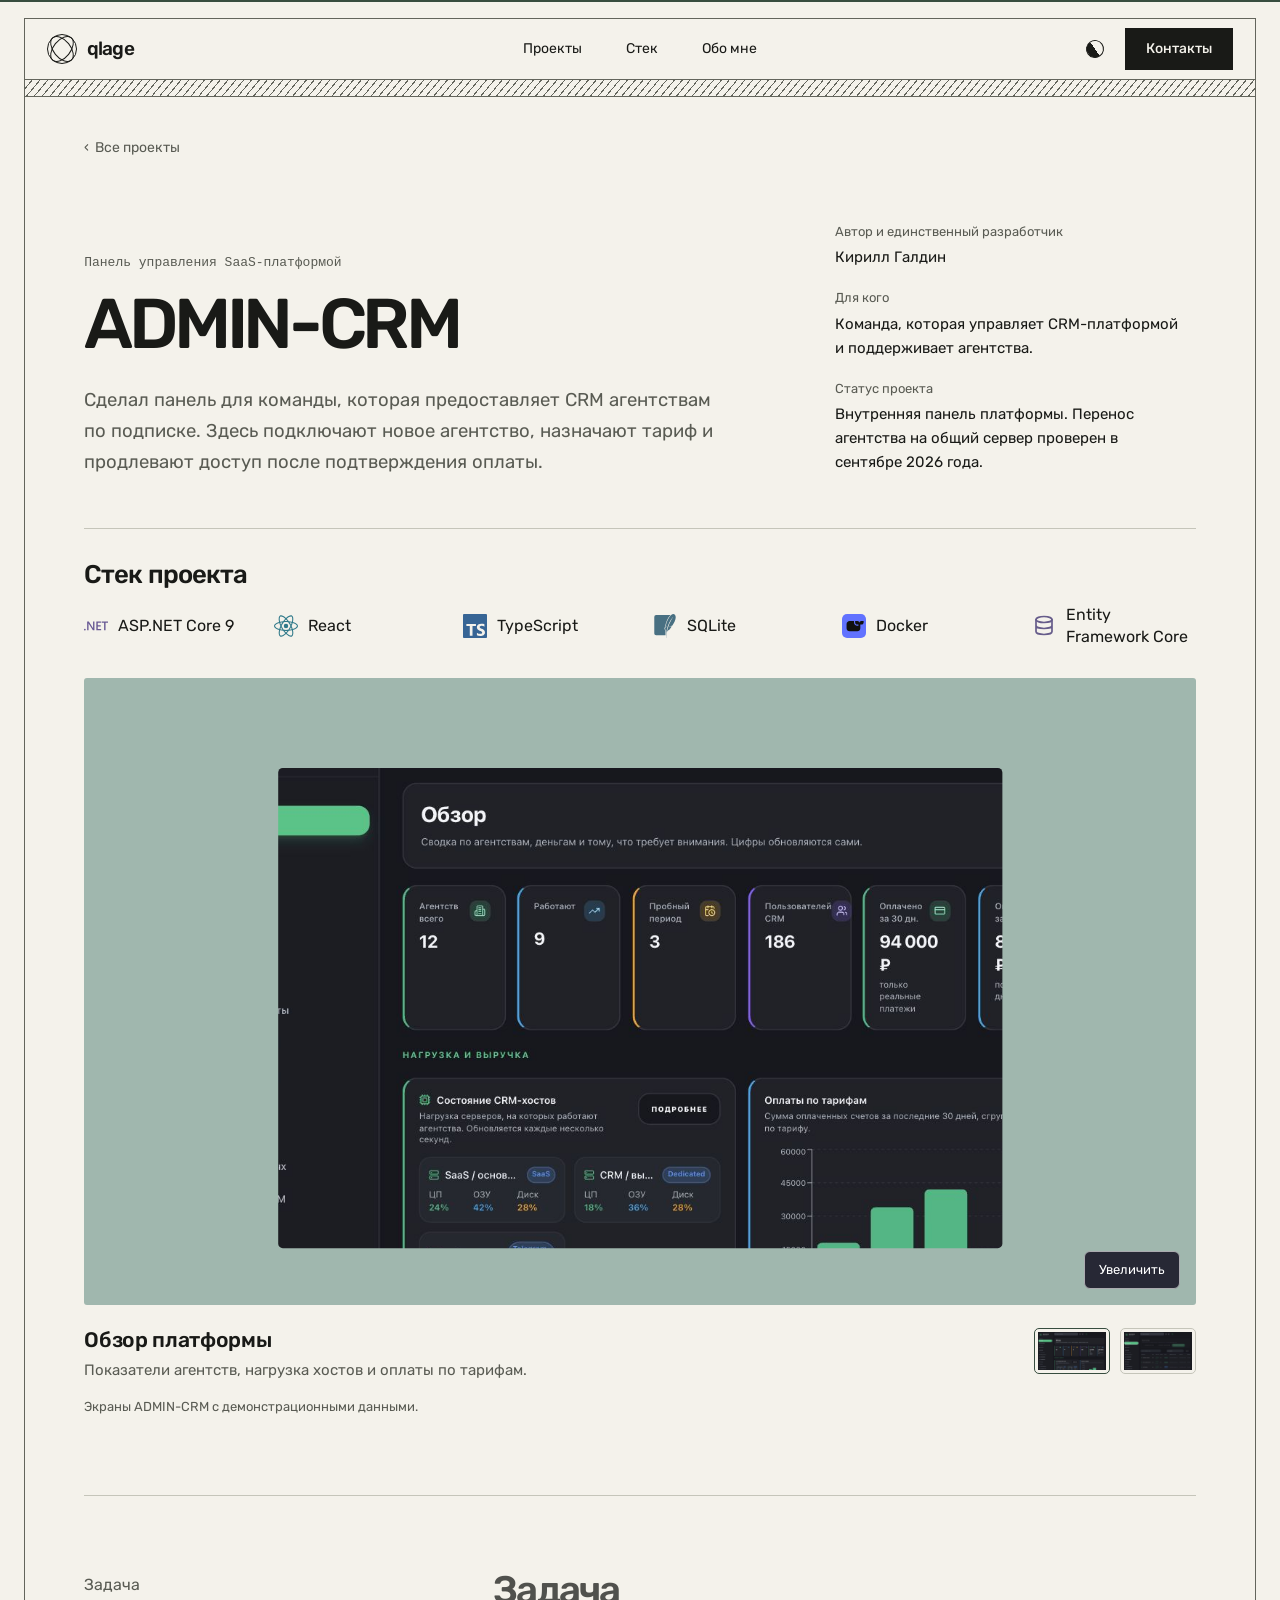
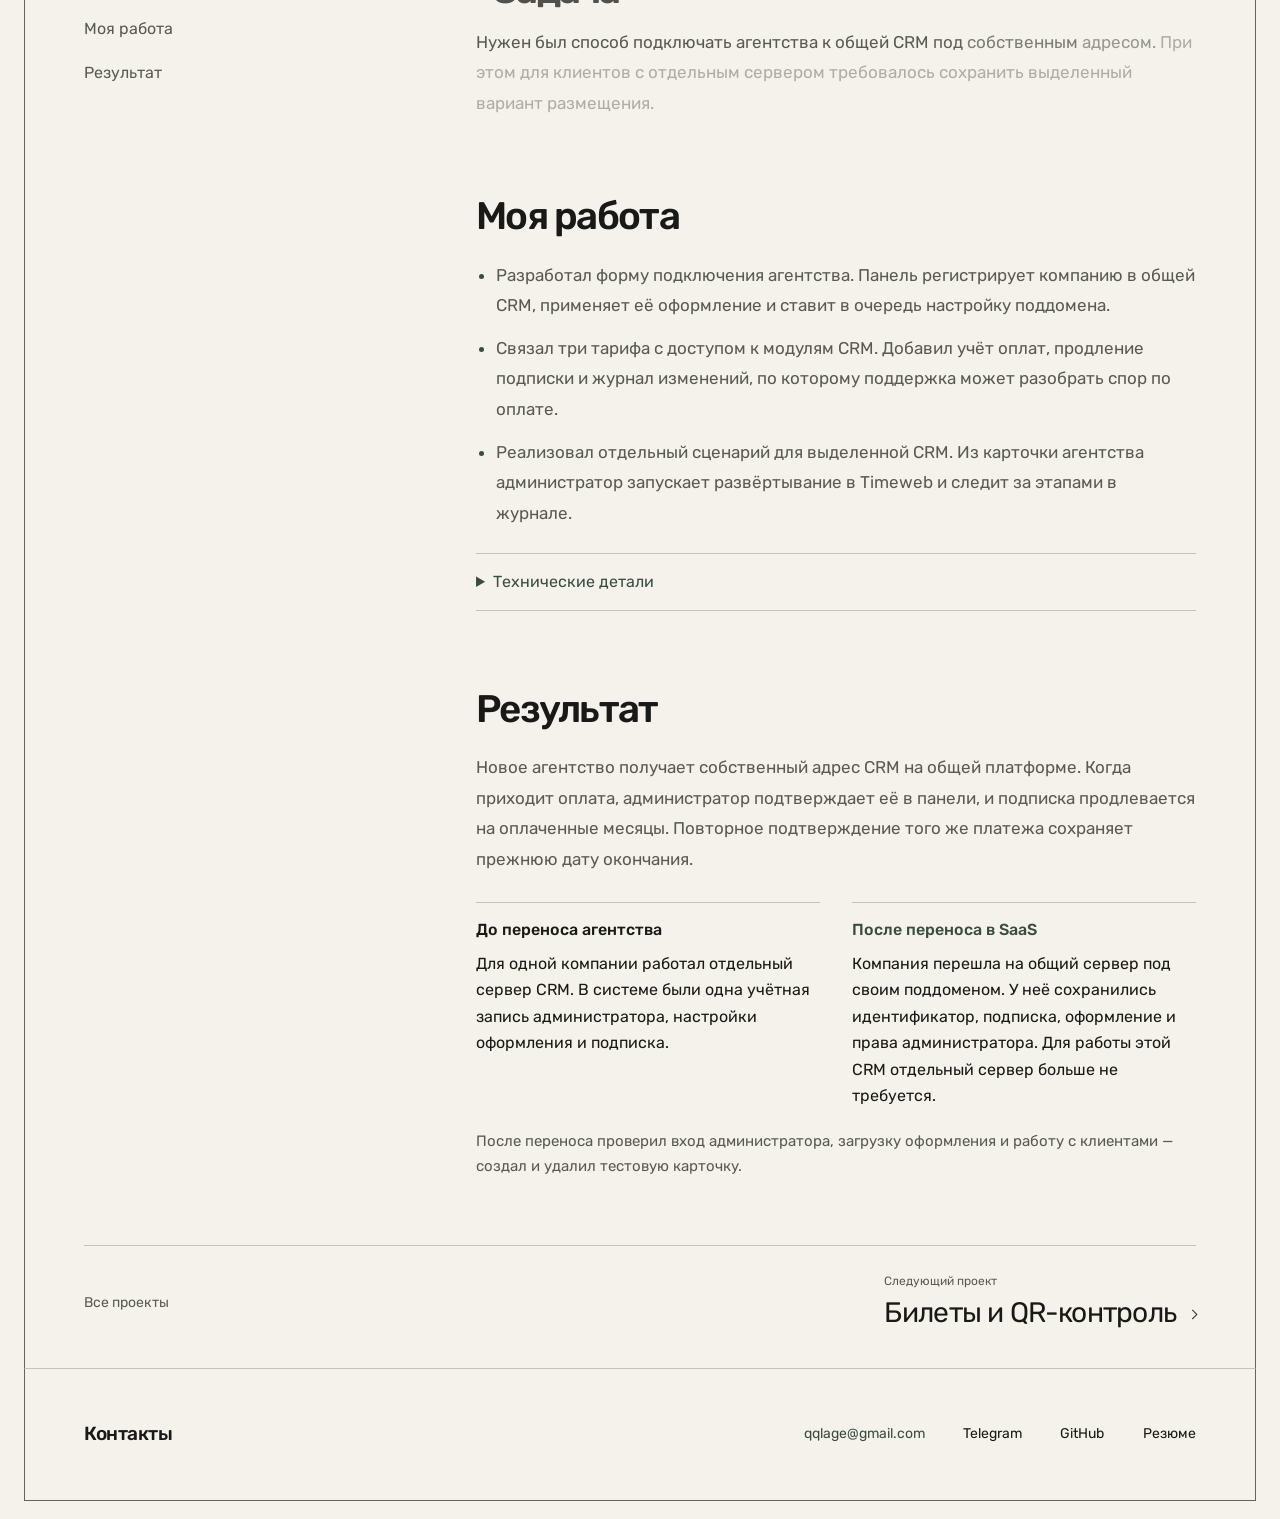
<file: case-admin.html>
<!doctype html>
<html lang="ru">
<head>
  <meta charset="utf-8">
  <meta name="viewport" content="width=device-width,initial-scale=1">
  <meta name="theme-color" content="#f4f2eb">
  <script>try { if (localStorage.getItem('portfolio-theme') === 'dark') document.documentElement.dataset.theme = 'dark'; } catch {}</script>
  <meta name="description" content="Сделал панель для команды, которая предоставляет CRM агентствам по подписке. Здесь подключают новое агентство, назначают тариф и продлевают доступ после подтверждения оплаты.">
  <title>ADMIN-CRM — Кирилл Галдин</title>
  <link rel="icon" href="icon.svg?v=13">
  <link rel="preload" href="assets/type/rubik.ttf" as="font" type="font/ttf" crossorigin>
  <link rel="stylesheet" href="design.css?v=27">
  <script defer src="site.js?v=20"></script>
</head>
<body data-page="case">
  <a class="skip" href="#main">К содержимому</a>
  <header class="mast wrap">
    <a class="brand" href="index.html" aria-label="На главную — Кирилл Галдин">
      <span class="fold" aria-hidden="true"></span>qlage
    </a>
    <nav aria-label="Основная навигация">
      <a href="index.html#work">Проекты</a>
      <a href="index.html#stack">Стек</a>
      <a href="index.html#resume">Обо мне</a>
    </nav>
    <div class="mast-actions">
      <button class="theme-switch" type="button" aria-label="Тёмная тема" aria-pressed="false" hidden><span aria-hidden="true"></span></button>
      <a class="contact-nav" href="#contact">Контакты</a>
    </div>
  </header>
  <main class="wrap" id="main">
  <a class="return" href="index.html#work">‹ &nbsp;Все проекты</a>
  <header class="case-intro">
    <div>
      <p class="profession">Панель управления SaaS-платформой</p>
      <h1><span class="title-word"><span>ADMIN-CRM</span></span></h1>
      <p class="case-lead" data-enter="copy">Сделал панель для команды, которая предоставляет CRM агентствам по подписке. Здесь подключают новое агентство, назначают тариф и продлевают доступ после подтверждения оплаты.</p>
    </div>
    <dl class="case-facts" data-enter="copy">
      <div><dt>Автор и единственный разработчик</dt><dd>Кирилл Галдин</dd></div>
      <div><dt>Для кого</dt><dd>Команда, которая управляет CRM-платформой и поддерживает агентства.</dd></div>
      <div><dt>Статус проекта</dt><dd>Внутренняя панель платформы. Перенос агентства на общий сервер проверен в сентябре 2026 года.</dd></div>
    </dl>
  </header>
  <section class="case-stack" aria-labelledby="case-stack-title">
    <h2 id="case-stack-title">Стек проекта</h2>
    <ul class="tech-inline" aria-label="Технологии проекта"><li><svg class="tech-mark" aria-hidden="true" focusable="false" width="24" height="24" xmlns="http://www.w3.org/2000/svg" viewBox="0 0 24 24" fill="#BEA8FF"><path d="M24 8.77h-2.468v7.565h-1.425V8.77h-2.462V7.53H24zm-6.852 7.565h-4.821V7.53h4.63v1.24h-3.205v2.494h2.953v1.234h-2.953v2.604h3.396zm-6.708 0H8.882L4.78 9.863a2.896 2.896 0 0 1-.258-.51h-.036c.032.189.048.592.048 1.21v5.772H3.157V7.53h1.659l3.965 6.32c.167.261.275.442.323.54h.024c-.04-.233-.06-.629-.06-1.185V7.529h1.372zm-8.703-.693a.868.829 0 0 1-.869.829.868.829 0 0 1-.868-.83.868.829 0 0 1 .868-.828.868.829 0 0 1 .869.829Z"/></svg><span class="tech-name">ASP.NET Core 9</span></li><li><svg class="tech-mark" aria-hidden="true" focusable="false" width="24" height="24" xmlns="http://www.w3.org/2000/svg" viewBox="0 0 24 24" fill="#6EDBF3"><path d="M14.23 12.004a2.236 2.236 0 0 1-2.235 2.236 2.236 2.236 0 0 1-2.236-2.236 2.236 2.236 0 0 1 2.235-2.236 2.236 2.236 0 0 1 2.236 2.236zm2.648-10.69c-1.346 0-3.107.96-4.888 2.622-1.78-1.653-3.542-2.602-4.887-2.602-.41 0-.783.093-1.106.278-1.375.793-1.683 3.264-.973 6.365C1.98 8.917 0 10.42 0 12.004c0 1.59 1.99 3.097 5.043 4.03-.704 3.113-.39 5.588.988 6.38.32.187.69.275 1.102.275 1.345 0 3.107-.96 4.888-2.624 1.78 1.654 3.542 2.603 4.887 2.603.41 0 .783-.09 1.106-.275 1.374-.792 1.683-3.263.973-6.365C22.02 15.096 24 13.59 24 12.004c0-1.59-1.99-3.097-5.043-4.032.704-3.11.39-5.587-.988-6.38-.318-.184-.688-.277-1.092-.278zm-.005 1.09v.006c.225 0 .406.044.558.127.666.382.955 1.835.73 3.704-.054.46-.142.945-.25 1.44-.96-.236-2.006-.417-3.107-.534-.66-.905-1.345-1.727-2.035-2.447 1.592-1.48 3.087-2.292 4.105-2.295zm-9.77.02c1.012 0 2.514.808 4.11 2.28-.686.72-1.37 1.537-2.02 2.442-1.107.117-2.154.298-3.113.538-.112-.49-.195-.964-.254-1.42-.23-1.868.054-3.32.714-3.707.19-.09.4-.127.563-.132zm4.882 3.05c.455.468.91.992 1.36 1.564-.44-.02-.89-.034-1.345-.034-.46 0-.915.01-1.36.034.44-.572.895-1.096 1.345-1.565zM12 8.1c.74 0 1.477.034 2.202.093.406.582.802 1.203 1.183 1.86.372.64.71 1.29 1.018 1.946-.308.655-.646 1.31-1.013 1.95-.38.66-.773 1.288-1.18 1.87-.728.063-1.466.098-2.21.098-.74 0-1.477-.035-2.202-.093-.406-.582-.802-1.204-1.183-1.86-.372-.64-.71-1.29-1.018-1.946.303-.657.646-1.313 1.013-1.954.38-.66.773-1.286 1.18-1.868.728-.064 1.466-.098 2.21-.098zm-3.635.254c-.24.377-.48.763-.704 1.16-.225.39-.435.782-.635 1.174-.265-.656-.49-1.31-.676-1.947.64-.15 1.315-.283 2.015-.386zm7.26 0c.695.103 1.365.23 2.006.387-.18.632-.405 1.282-.66 1.933-.2-.39-.41-.783-.64-1.174-.225-.392-.465-.774-.705-1.146zm3.063.675c.484.15.944.317 1.375.498 1.732.74 2.852 1.708 2.852 2.476-.005.768-1.125 1.74-2.857 2.475-.42.18-.88.342-1.355.493-.28-.958-.646-1.956-1.1-2.98.45-1.017.81-2.01 1.085-2.964zm-13.395.004c.278.96.645 1.957 1.1 2.98-.45 1.017-.812 2.01-1.086 2.964-.484-.15-.944-.318-1.37-.5-1.732-.737-2.852-1.706-2.852-2.474 0-.768 1.12-1.742 2.852-2.476.42-.18.88-.342 1.356-.494zm11.678 4.28c.265.657.49 1.312.676 1.948-.64.157-1.316.29-2.016.39.24-.375.48-.762.705-1.158.225-.39.435-.788.636-1.18zm-9.945.02c.2.392.41.783.64 1.175.23.39.465.772.705 1.143-.695-.102-1.365-.23-2.006-.386.18-.63.406-1.282.66-1.933zM17.92 16.32c.112.493.2.968.254 1.423.23 1.868-.054 3.32-.714 3.708-.147.09-.338.128-.563.128-1.012 0-2.514-.807-4.11-2.28.686-.72 1.37-1.536 2.02-2.44 1.107-.118 2.154-.3 3.113-.54zm-11.83.01c.96.234 2.006.415 3.107.532.66.905 1.345 1.727 2.035 2.446-1.595 1.483-3.092 2.295-4.11 2.295-.22-.005-.406-.05-.553-.132-.666-.38-.955-1.834-.73-3.703.054-.46.142-.944.25-1.438zm4.56.64c.44.02.89.034 1.345.034.46 0 .915-.01 1.36-.034-.44.572-.895 1.095-1.345 1.565-.455-.47-.91-.993-1.36-1.565z"/></svg><span class="tech-name">React</span></li><li><svg class="tech-mark" aria-hidden="true" focusable="false" width="24" height="24" xmlns="http://www.w3.org/2000/svg" viewBox="0 0 24 24" fill="#75B8FF"><path d="M1.125 0C.502 0 0 .502 0 1.125v21.75C0 23.498.502 24 1.125 24h21.75c.623 0 1.125-.502 1.125-1.125V1.125C24 .502 23.498 0 22.875 0zm17.363 9.75c.612 0 1.154.037 1.627.111a6.38 6.38 0 0 1 1.306.34v2.458a3.95 3.95 0 0 0-.643-.361 5.093 5.093 0 0 0-.717-.26 5.453 5.453 0 0 0-1.426-.2c-.3 0-.573.028-.819.086a2.1 2.1 0 0 0-.623.242c-.17.104-.3.229-.393.374a.888.888 0 0 0-.14.49c0 .196.053.373.156.529.104.156.252.304.443.444s.423.276.696.41c.273.135.582.274.926.416.47.197.892.407 1.266.628.374.222.695.473.963.753.268.279.472.598.614.957.142.359.214.776.214 1.253 0 .657-.125 1.21-.373 1.656a3.033 3.033 0 0 1-1.012 1.085 4.38 4.38 0 0 1-1.487.596c-.566.12-1.163.18-1.79.18a9.916 9.916 0 0 1-1.84-.164 5.544 5.544 0 0 1-1.512-.493v-2.63a5.033 5.033 0 0 0 3.237 1.2c.333 0 .624-.03.872-.09.249-.06.456-.144.623-.25.166-.108.29-.234.373-.38a1.023 1.023 0 0 0-.074-1.089 2.12 2.12 0 0 0-.537-.5 5.597 5.597 0 0 0-.807-.444 27.72 27.72 0 0 0-1.007-.436c-.918-.383-1.602-.852-2.053-1.405-.45-.553-.676-1.222-.676-2.005 0-.614.123-1.141.369-1.582.246-.441.58-.804 1.004-1.089a4.494 4.494 0 0 1 1.47-.629 7.536 7.536 0 0 1 1.77-.201zm-15.113.188h9.563v2.166H9.506v9.646H6.789v-9.646H3.375z"/></svg><span class="tech-name">Type<wbr>Script</span></li><li><svg class="tech-mark" aria-hidden="true" focusable="false" width="24" height="24" xmlns="http://www.w3.org/2000/svg" viewBox="0 0 24 24" fill="#92CDE7"><path d="M21.678.521c-1.032-.92-2.28-.55-3.513.544a8.71 8.71 0 0 0-.547.535c-2.109 2.237-4.066 6.38-4.674 9.544.237.48.422 1.093.544 1.561a13.044 13.044 0 0 1 .164.703s-.019-.071-.096-.296l-.05-.146a1.689 1.689 0 0 0-.033-.08c-.138-.32-.518-.995-.686-1.289-.143.423-.27.818-.376 1.176.484.884.778 2.4.778 2.4s-.025-.099-.147-.442c-.107-.303-.644-1.244-.772-1.464-.217.804-.304 1.346-.226 1.478.152.256.296.698.422 1.186.286 1.1.485 2.44.485 2.44l.017.224a22.41 22.41 0 0 0 .056 2.748c.095 1.146.273 2.13.5 2.657l.155-.084c-.334-1.038-.47-2.399-.41-3.967.09-2.398.642-5.29 1.661-8.304 1.723-4.55 4.113-8.201 6.3-9.945-1.993 1.8-4.692 7.63-5.5 9.788-.904 2.416-1.545 4.684-1.931 6.857.666-2.037 2.821-2.912 2.821-2.912s1.057-1.304 2.292-3.166c-.74.169-1.955.458-2.362.629-.6.251-.762.337-.762.337s1.945-1.184 3.613-1.72C21.695 7.9 24.195 2.767 21.678.521m-18.573.543A1.842 1.842 0 0 0 1.27 2.9v16.608a1.84 1.84 0 0 0 1.835 1.834h9.418a22.953 22.953 0 0 1-.052-2.707c-.006-.062-.011-.141-.016-.2a27.01 27.01 0 0 0-.473-2.378c-.121-.47-.275-.898-.369-1.057-.116-.197-.098-.31-.097-.432 0-.12.015-.245.037-.386a9.98 9.98 0 0 1 .234-1.045l.217-.028c-.017-.035-.014-.065-.031-.097l-.041-.381a32.8 32.8 0 0 1 .382-1.194l.2-.019c-.008-.016-.01-.038-.018-.053l-.043-.316c.63-3.28 2.587-7.443 4.8-9.791.066-.069.133-.128.198-.194Z"/></svg><span class="tech-name">SQLite</span></li><li><svg class="tech-mark" aria-hidden="true" focusable="false" width="24" height="24" xmlns="http://www.w3.org/2000/svg" viewBox="0 0 100 100" style="filter:none">
  <rect width="100" height="100" rx="21" fill="#6172FF"/>
  <path transform="translate(19 29) scale(.0568)" fill="#101010" d="M1077.76,0c-75.81,0-137.27,61.46-137.27,137.27C940.48,61.46,879.02,0,803.21,0h-173.98v110.51c0,84.77,68.72,153.49,153.49,153.49h86.97v82.26h-84.37c-131.59,0-238.28-106.66-238.28-238.25V0H223.46C100.04,0,0,100.03,0,223.43v307.8c0,123.4,100.04,223.43,223.46,223.43h561.87c123.42,0,223.46-100.03,223.46-223.43v-267.23h89.46c84.77,0,153.49-68.72,153.49-153.49V0h-173.98Z"/>
</svg><span class="tech-name">Docker</span></li><li><svg class="tech-mark" aria-hidden="true" focusable="false" width="24" height="24" xmlns="http://www.w3.org/2000/svg" viewBox="0 0 24 24" stroke="#BBACF1" stroke-width="1.7" fill="none" stroke-linecap="round" stroke-linejoin="round"><ellipse cx="12" cy="5.5" rx="8" ry="3"/><path d="M4 5.5v6c0 1.7 3.6 3 8 3s8-1.3 8-3v-6m-16 6v6c0 1.7 3.6 3 8 3s8-1.3 8-3v-6"/></svg><span class="tech-name">Entity Framework Core</span></li></ul>
  </section>
  <section class="gallery theme-admin" id="screens" aria-label="Экраны проекта">
      <a class="screen-stage" data-enter="screen" href="assets/admin-overview.jpg" aria-label="Открыть скриншот в полном размере">
        <img class="screen" src="assets/admin-overview.jpg" alt="Обзор платформы">
        <span class="expand">Увеличить</span>
      </a>
      <div class="gallery-info" data-enter="copy">
        <div aria-live="polite"><h2 class="frame-title">Обзор платформы</h2>
          <p class="frame-description">Показатели агентств, нагрузка хостов и оплаты по тарифам.</p></div>
        <div class="thumbs"><a href="assets/admin-overview.jpg" class="thumb" data-label="Обзор платформы"
            data-description="Показатели агентств, нагрузка хостов и оплаты по тарифам." aria-label="Обзор платформы"
            aria-current="true">
            <img src="assets/admin-overview.jpg" alt="" loading="lazy"></a><a href="assets/admin-agencies.jpg" class="thumb" data-label="Реестр агентств"
            data-description="Статусы, адреса CRM и режимы развёртывания." aria-label="Реестр агентств"
            >
            <img src="assets/admin-agencies.jpg" alt="" loading="lazy"></a></div>
      </div>
      <p class="source">Экраны ADMIN-CRM с демонстрационными данными.</p>
    </section>
    <dialog class="viewer" aria-label="Полноэкранный просмотр">
      <div class="viewer-top"><strong class="viewer-title"></strong><button class="close-view">Закрыть</button></div>
      <div class="viewer-image"><img alt=""></div>
      <div class="viewer-controls"><button class="zoom" aria-pressed="false">Оригинальный размер</button>
        <div class="paging"><button class="prev" aria-label="Предыдущий скриншот">←</button>
          <span class="page-number" aria-live="polite"></span><button class="forward" aria-label="Следующий скриншот">→</button></div>
      </div>
    </dialog>
  <div class="story">
    <nav class="chapters" aria-label="Разделы кейса">
      <a href="#task">Задача</a>
      <a href="#work-done">Моя работа</a>
      <a href="#result">Результат</a>
    </nav>
    <div class="story-body">
      <section id="task"><h2 data-enter="heading">Задача</h2><p data-enter="copy">Нужен был способ подключать агентства к общей CRM под собственным адресом. При этом для клиентов с отдельным сервером требовалось сохранить выделенный вариант размещения.</p></section>
      <section id="work-done">
        <h2 data-enter="heading">Моя работа</h2><ul class="work-list" data-enter="list"><li>Разработал форму подключения агентства. Панель регистрирует компанию в общей CRM, применяет её оформление и ставит в очередь настройку поддомена.</li><li>Связал три тарифа с доступом к модулям CRM. Добавил учёт оплат, продление подписки и журнал изменений, по которому поддержка может разобрать спор по оплате.</li><li>Реализовал отдельный сценарий для выделенной CRM. Из карточки агентства администратор запускает развёртывание в Timeweb и следит за этапами в журнале.</li></ul>
        <details><summary>Технические детали</summary><p>Панель хранит карточки агентств и подписки в своей базе. Изменения тарифа и статуса передаются в клиентскую CRM через внутренний API.</p><h3>Новый адрес CRM</h3><p>Для агентства в общей системе создаётся поддомен. Перед регистрацией панель проверяет, свободно ли имя.</p><h3>Подписка и поддержка</h3><p>В карточке агентства видны тариф и срок доступа. Поддержка может сопоставить платёж с историей подписки, а после подтверждения оплаты панель продлевает доступ в CRM.</p><h3>Способ размещения</h3><p>По умолчанию новое агентство подключается к общей платформе. Администратор отдельно выбирает выделенный сервер, если клиенту нужен собственный экземпляр CRM.</p></details>
      </section>
      <section id="result"><h2 data-enter="heading">Результат</h2><p data-enter="copy">Новое агентство получает собственный адрес CRM на общей платформе. Когда приходит оплата, администратор подтверждает её в панели, и подписка продлевается на оплаченные месяцы. Повторное подтверждение того же платежа сохраняет прежнюю дату окончания.</p><dl class="comparison"><div><dt>До переноса агентства</dt><dd>Для одной компании работал отдельный сервер CRM. В системе были одна учётная запись администратора, настройки оформления и подписка.</dd></div><div><dt>После переноса в SaaS</dt><dd>Компания перешла на общий сервер под своим поддоменом. У неё сохранились идентификатор, подписка, оформление и права администратора. Для работы этой CRM отдельный сервер больше не требуется.</dd></div></dl><p class="case-evidence">После переноса проверил вход администратора, загрузку оформления и работу с клиентами — создал и удалил тестовую карточку.</p></section>
    </div>
  </div>
  <nav class="next" aria-label="Переход между проектами">
    <a href="index.html#work">Все проекты</a>
    <a href="case-forum.html"><small>Следующий проект</small>Билеты и QR-контроль <i class="go" aria-hidden="true"></i></a>
  </nav>
</main>

  <footer id="contact" class="wrap foot">
    <h2 data-enter="heading">Контакты</h2>
    <div class="foot-links">
      <a href="mailto:qqlage@gmail.com">qqlage@gmail.com</a>
      <a href="https://t.me/qlage" target="_blank" rel="noopener noreferrer">Telegram</a>
      <a href="https://github.com/qlage" target="_blank" rel="noopener noreferrer">GitHub</a>
      <a href="resume.html">Резюме</a>
    </div>
  </footer>
</body>
</html>
</file>
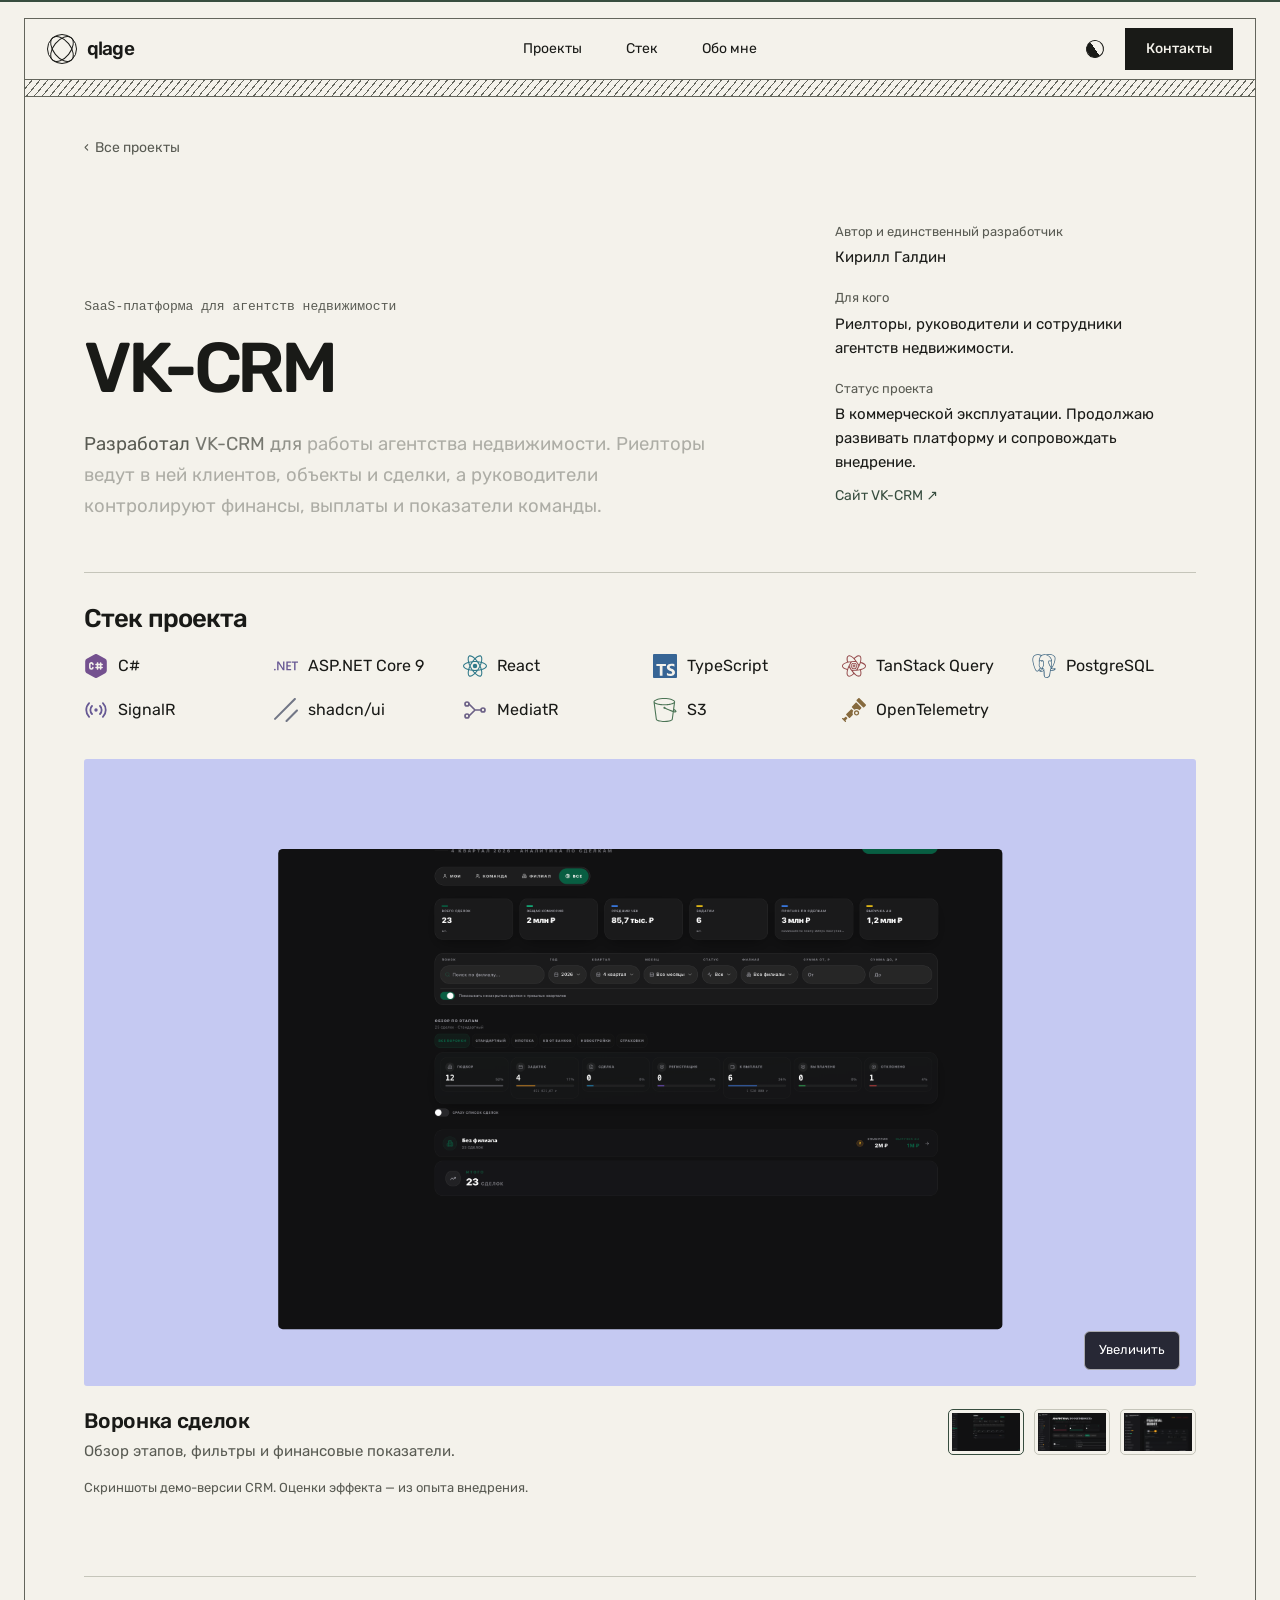
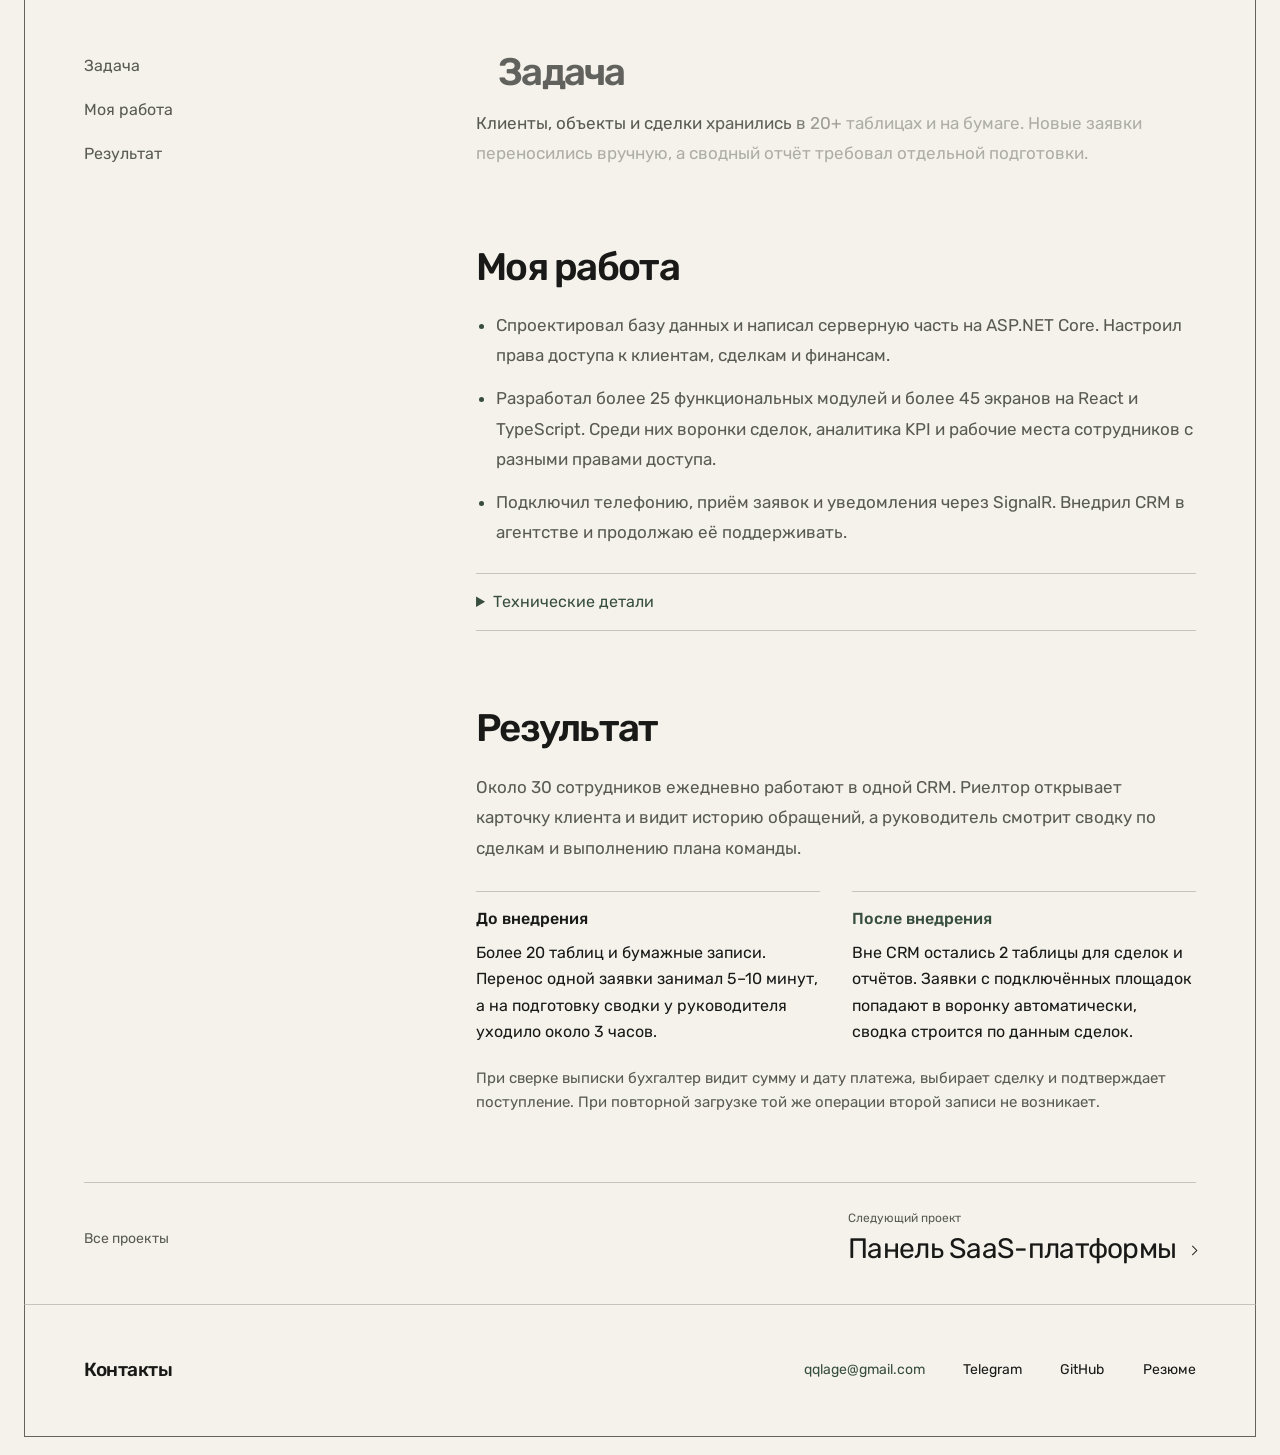
<file: case-crm.html>
<!doctype html>
<html lang="ru">
<head>
  <meta charset="utf-8">
  <meta name="viewport" content="width=device-width,initial-scale=1">
  <meta name="theme-color" content="#f4f2eb">
  <script>try { if (localStorage.getItem('portfolio-theme') === 'dark') document.documentElement.dataset.theme = 'dark'; } catch {}</script>
  <meta name="description" content="Разработал VK-CRM для работы агентства недвижимости. Риелторы ведут в ней клиентов, объекты и сделки, а руководители контролируют финансы, выплаты и показатели команды.">
  <title>VK-CRM — Кирилл Галдин</title>
  <link rel="icon" href="icon.svg?v=13">
  <link rel="preload" href="assets/type/rubik.ttf" as="font" type="font/ttf" crossorigin>
  <link rel="stylesheet" href="design.css?v=27">
  <script defer src="site.js?v=20"></script>
</head>
<body data-page="case">
  <a class="skip" href="#main">К содержимому</a>
  <header class="mast wrap">
    <a class="brand" href="index.html" aria-label="На главную — Кирилл Галдин">
      <span class="fold" aria-hidden="true"></span>qlage
    </a>
    <nav aria-label="Основная навигация">
      <a href="index.html#work">Проекты</a>
      <a href="index.html#stack">Стек</a>
      <a href="index.html#resume">Обо мне</a>
    </nav>
    <div class="mast-actions">
      <button class="theme-switch" type="button" aria-label="Тёмная тема" aria-pressed="false" hidden><span aria-hidden="true"></span></button>
      <a class="contact-nav" href="#contact">Контакты</a>
    </div>
  </header>
  <main class="wrap" id="main">
  <a class="return" href="index.html#work">‹ &nbsp;Все проекты</a>
  <header class="case-intro">
    <div>
      <p class="profession">SaaS-платформа для агентств недвижимости</p>
      <h1><span class="title-word"><span>VK-CRM</span></span></h1>
      <p class="case-lead" data-enter="copy">Разработал VK-CRM для работы агентства недвижимости. Риелторы ведут в ней клиентов, объекты и сделки, а руководители контролируют финансы, выплаты и показатели команды.</p>
    </div>
    <dl class="case-facts" data-enter="copy">
      <div><dt>Автор и единственный разработчик</dt><dd>Кирилл Галдин</dd></div>
      <div><dt>Для кого</dt><dd>Риелторы, руководители и сотрудники агентств недвижимости.</dd></div>
      <div><dt>Статус проекта</dt><dd>В коммерческой эксплуатации. Продолжаю развивать платформу и сопровождать внедрение.<br><a class="sample-link" href="https://vkrysha-crm.ru" target="_blank" rel="noopener noreferrer">Сайт VK-CRM ↗</a></dd></div>
    </dl>
  </header>
  <section class="case-stack" aria-labelledby="case-stack-title">
    <h2 id="case-stack-title">Стек проекта</h2>
    <ul class="tech-inline" aria-label="Технологии проекта"><li><svg class="tech-mark" aria-hidden="true" focusable="false" width="24" height="24" xmlns="http://www.w3.org/2000/svg" viewBox="0 0 24 24" fill="#CE9AF6"><path d="M1.194 7.543v8.913c0 1.103.588 2.122 1.544 2.674l7.718 4.456a3.086 3.086 0 0 0 3.088 0l7.718-4.456a3.087 3.087 0 0 0 1.544-2.674V7.543a3.084 3.084 0 0 0-1.544-2.673L13.544.414a3.086 3.086 0 0 0-3.088 0L2.738 4.87a3.085 3.085 0 0 0-1.544 2.673Zm5.403 2.914v3.087a.77.77 0 0 0 .772.772.773.773 0 0 0 .772-.772.773.773 0 0 1 1.317-.546.775.775 0 0 1 .226.546 2.314 2.314 0 1 1-4.631 0v-3.087c0-.615.244-1.203.679-1.637a2.312 2.312 0 0 1 3.274 0c.434.434.678 1.023.678 1.637a.769.769 0 0 1-.226.545.767.767 0 0 1-1.091 0 .77.77 0 0 1-.226-.545.77.77 0 0 0-.772-.772.771.771 0 0 0-.772.772Zm12.35 3.087a.77.77 0 0 1-.772.772h-.772v.772a.773.773 0 0 1-1.544 0v-.772h-1.544v.772a.773.773 0 0 1-1.317.546.775.775 0 0 1-.226-.546v-.772H12a.771.771 0 1 1 0-1.544h.772v-1.543H12a.77.77 0 1 1 0-1.544h.772v-.772a.773.773 0 0 1 1.317-.546.775.775 0 0 1 .226.546v.772h1.544v-.772a.773.773 0 0 1 1.544 0v.772h.772a.772.772 0 0 1 0 1.544h-.772v1.543h.772a.776.776 0 0 1 .772.772Zm-3.088-2.315h-1.544v1.543h1.544v-1.543Z"/></svg><span class="tech-name">C#</span></li><li><svg class="tech-mark" aria-hidden="true" focusable="false" width="24" height="24" xmlns="http://www.w3.org/2000/svg" viewBox="0 0 24 24" fill="#BEA8FF"><path d="M24 8.77h-2.468v7.565h-1.425V8.77h-2.462V7.53H24zm-6.852 7.565h-4.821V7.53h4.63v1.24h-3.205v2.494h2.953v1.234h-2.953v2.604h3.396zm-6.708 0H8.882L4.78 9.863a2.896 2.896 0 0 1-.258-.51h-.036c.032.189.048.592.048 1.21v5.772H3.157V7.53h1.659l3.965 6.32c.167.261.275.442.323.54h.024c-.04-.233-.06-.629-.06-1.185V7.529h1.372zm-8.703-.693a.868.829 0 0 1-.869.829.868.829 0 0 1-.868-.83.868.829 0 0 1 .868-.828.868.829 0 0 1 .869.829Z"/></svg><span class="tech-name">ASP.NET Core 9</span></li><li><svg class="tech-mark" aria-hidden="true" focusable="false" width="24" height="24" xmlns="http://www.w3.org/2000/svg" viewBox="0 0 24 24" fill="#6EDBF3"><path d="M14.23 12.004a2.236 2.236 0 0 1-2.235 2.236 2.236 2.236 0 0 1-2.236-2.236 2.236 2.236 0 0 1 2.235-2.236 2.236 2.236 0 0 1 2.236 2.236zm2.648-10.69c-1.346 0-3.107.96-4.888 2.622-1.78-1.653-3.542-2.602-4.887-2.602-.41 0-.783.093-1.106.278-1.375.793-1.683 3.264-.973 6.365C1.98 8.917 0 10.42 0 12.004c0 1.59 1.99 3.097 5.043 4.03-.704 3.113-.39 5.588.988 6.38.32.187.69.275 1.102.275 1.345 0 3.107-.96 4.888-2.624 1.78 1.654 3.542 2.603 4.887 2.603.41 0 .783-.09 1.106-.275 1.374-.792 1.683-3.263.973-6.365C22.02 15.096 24 13.59 24 12.004c0-1.59-1.99-3.097-5.043-4.032.704-3.11.39-5.587-.988-6.38-.318-.184-.688-.277-1.092-.278zm-.005 1.09v.006c.225 0 .406.044.558.127.666.382.955 1.835.73 3.704-.054.46-.142.945-.25 1.44-.96-.236-2.006-.417-3.107-.534-.66-.905-1.345-1.727-2.035-2.447 1.592-1.48 3.087-2.292 4.105-2.295zm-9.77.02c1.012 0 2.514.808 4.11 2.28-.686.72-1.37 1.537-2.02 2.442-1.107.117-2.154.298-3.113.538-.112-.49-.195-.964-.254-1.42-.23-1.868.054-3.32.714-3.707.19-.09.4-.127.563-.132zm4.882 3.05c.455.468.91.992 1.36 1.564-.44-.02-.89-.034-1.345-.034-.46 0-.915.01-1.36.034.44-.572.895-1.096 1.345-1.565zM12 8.1c.74 0 1.477.034 2.202.093.406.582.802 1.203 1.183 1.86.372.64.71 1.29 1.018 1.946-.308.655-.646 1.31-1.013 1.95-.38.66-.773 1.288-1.18 1.87-.728.063-1.466.098-2.21.098-.74 0-1.477-.035-2.202-.093-.406-.582-.802-1.204-1.183-1.86-.372-.64-.71-1.29-1.018-1.946.303-.657.646-1.313 1.013-1.954.38-.66.773-1.286 1.18-1.868.728-.064 1.466-.098 2.21-.098zm-3.635.254c-.24.377-.48.763-.704 1.16-.225.39-.435.782-.635 1.174-.265-.656-.49-1.31-.676-1.947.64-.15 1.315-.283 2.015-.386zm7.26 0c.695.103 1.365.23 2.006.387-.18.632-.405 1.282-.66 1.933-.2-.39-.41-.783-.64-1.174-.225-.392-.465-.774-.705-1.146zm3.063.675c.484.15.944.317 1.375.498 1.732.74 2.852 1.708 2.852 2.476-.005.768-1.125 1.74-2.857 2.475-.42.18-.88.342-1.355.493-.28-.958-.646-1.956-1.1-2.98.45-1.017.81-2.01 1.085-2.964zm-13.395.004c.278.96.645 1.957 1.1 2.98-.45 1.017-.812 2.01-1.086 2.964-.484-.15-.944-.318-1.37-.5-1.732-.737-2.852-1.706-2.852-2.474 0-.768 1.12-1.742 2.852-2.476.42-.18.88-.342 1.356-.494zm11.678 4.28c.265.657.49 1.312.676 1.948-.64.157-1.316.29-2.016.39.24-.375.48-.762.705-1.158.225-.39.435-.788.636-1.18zm-9.945.02c.2.392.41.783.64 1.175.23.39.465.772.705 1.143-.695-.102-1.365-.23-2.006-.386.18-.63.406-1.282.66-1.933zM17.92 16.32c.112.493.2.968.254 1.423.23 1.868-.054 3.32-.714 3.708-.147.09-.338.128-.563.128-1.012 0-2.514-.807-4.11-2.28.686-.72 1.37-1.536 2.02-2.44 1.107-.118 2.154-.3 3.113-.54zm-11.83.01c.96.234 2.006.415 3.107.532.66.905 1.345 1.727 2.035 2.446-1.595 1.483-3.092 2.295-4.11 2.295-.22-.005-.406-.05-.553-.132-.666-.38-.955-1.834-.73-3.703.054-.46.142-.944.25-1.438zm4.56.64c.44.02.89.034 1.345.034.46 0 .915-.01 1.36-.034-.44.572-.895 1.095-1.345 1.565-.455-.47-.91-.993-1.36-1.565z"/></svg><span class="tech-name">React</span></li><li><svg class="tech-mark" aria-hidden="true" focusable="false" width="24" height="24" xmlns="http://www.w3.org/2000/svg" viewBox="0 0 24 24" fill="#75B8FF"><path d="M1.125 0C.502 0 0 .502 0 1.125v21.75C0 23.498.502 24 1.125 24h21.75c.623 0 1.125-.502 1.125-1.125V1.125C24 .502 23.498 0 22.875 0zm17.363 9.75c.612 0 1.154.037 1.627.111a6.38 6.38 0 0 1 1.306.34v2.458a3.95 3.95 0 0 0-.643-.361 5.093 5.093 0 0 0-.717-.26 5.453 5.453 0 0 0-1.426-.2c-.3 0-.573.028-.819.086a2.1 2.1 0 0 0-.623.242c-.17.104-.3.229-.393.374a.888.888 0 0 0-.14.49c0 .196.053.373.156.529.104.156.252.304.443.444s.423.276.696.41c.273.135.582.274.926.416.47.197.892.407 1.266.628.374.222.695.473.963.753.268.279.472.598.614.957.142.359.214.776.214 1.253 0 .657-.125 1.21-.373 1.656a3.033 3.033 0 0 1-1.012 1.085 4.38 4.38 0 0 1-1.487.596c-.566.12-1.163.18-1.79.18a9.916 9.916 0 0 1-1.84-.164 5.544 5.544 0 0 1-1.512-.493v-2.63a5.033 5.033 0 0 0 3.237 1.2c.333 0 .624-.03.872-.09.249-.06.456-.144.623-.25.166-.108.29-.234.373-.38a1.023 1.023 0 0 0-.074-1.089 2.12 2.12 0 0 0-.537-.5 5.597 5.597 0 0 0-.807-.444 27.72 27.72 0 0 0-1.007-.436c-.918-.383-1.602-.852-2.053-1.405-.45-.553-.676-1.222-.676-2.005 0-.614.123-1.141.369-1.582.246-.441.58-.804 1.004-1.089a4.494 4.494 0 0 1 1.47-.629 7.536 7.536 0 0 1 1.77-.201zm-15.113.188h9.563v2.166H9.506v9.646H6.789v-9.646H3.375z"/></svg><span class="tech-name">Type<wbr>Script</span></li><li><svg class="tech-mark" aria-hidden="true" focusable="false" width="24" height="24" xmlns="http://www.w3.org/2000/svg" viewBox="0 0 24 24" fill="#FF9294"><path d="M6.9297 13.6875c.164-.0938.375-.0352.4687.1328l.0625.1055c.4805.8515.9805 1.6601 1.5 2.4258.6133.9023 1.3047 1.8164 2.0743 2.7421a.3455.3455 0 0 1-.0391.4844l-.0742.0664c-2.543 2.2227-4.1914 2.664-4.9532 1.332-.746-1.3046-.4765-3.6718.8086-7.1093a.3437.3437 0 0 1 .1524-.1797ZM17.75 16.3008c.1836-.0313.3594.086.3945.2695l.0196.1016c.6289 3.2851.1875 4.9297-1.3243 4.9297-1.4804 0-3.3593-1.4024-5.6484-4.2032a.3271.3271 0 0 1-.0742-.2226c0-.1875.1562-.3399.3437-.3399h.1211a32.9838 32.9838 0 0 0 2.8086-.0976c1.0703-.086 2.1914-.2305 3.3594-.4375zm.871-6.9766a.3528.3528 0 0 1 .4454-.211l.1016.0352c3.2617 1.1094 4.5039 2.332 3.7187 3.6641-.7656 1.3047-2.9922 2.254-6.6836 2.8477-.082.0117-.168-.004-.2383-.047-.168-.0976-.2265-.3085-.125-.4765l.0625-.1054c.504-.8438.957-1.6836 1.3672-2.5235.4766-.9883.9297-2.0508 1.3516-3.1836zM7.797 8.3398c.082-.0117.168.004.2383.047.168.0976.2265.3085.125.4765l-.0625.1054a34.0882 34.0882 0 0 0-1.3672 2.5235c-.4766.9883-.9297 2.0508-1.3516 3.1836a.3528.3528 0 0 1-.4453.211l-.1016-.0352c-3.2617-1.1094-4.5039-2.332-3.7187-3.6641.7656-1.3047 2.9922-2.254 6.6836-2.8477Zm5.2812-3.9843c2.543-2.2227 4.1914-2.664 4.9532-1.332.746 1.3046.4765 3.6718-.8086 7.1093a.3436.3436 0 0 1-.1524.1797c-.164.0938-.375.0352-.4687-.1328l-.0625-.1055c-.4805-.8515-.9805-1.6601-1.5-2.4258-.6133-.9023-1.3047-1.8164-2.0743-2.7421a.3455.3455 0 0 1 .0391-.4844Zm-5.793-2.082c1.4805 0 3.3633 1.4023 5.6485 4.203a.3488.3488 0 0 1 .0781.2188c-.0039.1914-.1562.3438-.3476.3438l-.1172-.004a34.5835 34.5835 0 0 0-2.8086.1016c-1.0742.086-2.1953.2305-3.3633.4375a.343.343 0 0 1-.3945-.2734l-.0196-.0977c-.629-3.2851-.1876-4.9297 1.3242-4.9297Zm2.8711 5.8124h3.6875a.638.638 0 0 1 .5508.3164l1.8477 3.2188a.6437.6437 0 0 1 0 .6289l-1.8477 3.2227a.638.638 0 0 1-.5507.3164h-3.6875c-.2266 0-.4375-.1211-.547-.3164L7.7579 12.25a.6437.6437 0 0 1 0-.629l1.8516-3.2187c.1093-.1953.3203-.3164.5468-.3164Zm3.2305.793a.638.638 0 0 1 .5508.3164l1.3906 2.4258a.6437.6437 0 0 1 0 .6289l-1.3906 2.4297a.638.638 0 0 1-.5508.3164h-2.7734c-.2266 0-.4375-.1211-.5469-.3164L8.672 12.25a.6437.6437 0 0 1 0-.629l1.3945-2.4257c.1094-.1953.3203-.3164.5469-.3164Zm-.4922.8672h-1.789c-.2266 0-.4336.1172-.547.3164l-.8983 1.5586a.6437.6437 0 0 0 0 .6289l.8984 1.5625a.6317.6317 0 0 0 .5469.3164h1.789a.6317.6317 0 0 0 .547-.3164l.8983-1.5625a.6437.6437 0 0 0 0-.629l-.8984-1.5585c-.1133-.1992-.3203-.3164-.5469-.3164Zm-.4765.8281c.2265 0 .4375.1211.5468.3164l.422.7305c.1132.1953.1132.4375 0 .6289l-.422.7344c-.1093.1953-.3203.3164-.5468.3164h-.836a.6317.6317 0 0 1-.5468-.3164l-.422-.7344c-.1132-.1914-.1132-.4336 0-.629l.422-.7304a.6317.6317 0 0 1 .5468-.3164zm-.418.8164a.548.548 0 0 0-.4727.2735c-.0976.168-.0976.375 0 .5468a.5444.5444 0 0 0 .4727.2696.5444.5444 0 0 0 .4727-.2696c.0976-.1718.0976-.3789 0-.5468A.548.548 0 0 0 12 11.3906Zm-4.4219.5469h.9805M18.9805 7.75c.3906-1.8945.4765-3.3438.2226-4.3984-.1484-.629-.4218-1.1368-.8398-1.5078-.4414-.3907-1-.582-1.625-.582-1.0352 0-2.1211.4726-3.2813 1.3671-.4726.3633-.9648.8047-1.4726 1.3164-.043-.0508-.086-.1015-.1367-.1445-1.4454-1.2852-2.6602-2.082-3.6993-2.3906-.6171-.1836-1.1953-.1993-1.7226-.0235-.5586.1875-1.004.5742-1.3164 1.1172-.5156.8945-.6524 2.0742-.461 3.5274.0782.5898.2149 1.2343.4024 1.9335a1.1187 1.1187 0 0 0-.2149.047C3.008 8.621 1.711 9.2694.9258 10.0155c-.4649.4414-.7695.9375-.8828 1.4805-.1133.5781 0 1.1562.3125 1.6992.5156.8945 1.4648 1.5977 2.8164 2.1563.543.2226 1.1562.4257 1.8437.6093a1.0227 1.0227 0 0 0-.0703.2266c-.3906 1.8906-.4765 3.3438-.2226 4.3945.1484.629.4257 1.1407.8398 1.5078.4414.3907 1 .582 1.625.582 1.0352 0 2.121-.4726 3.2813-1.3632.4765-.3711.9726-.8164 1.4882-1.336a1.2 1.2 0 0 0 .1953.2266c1.4454 1.2852 2.6602 2.082 3.6993 2.3906.6172.1836 1.1953.1993 1.7226.0235.5586-.1875 1.004-.5742 1.3164-1.1172.5157-.8945.6524-2.0742.461-3.5273-.082-.6133-.2227-1.2813-.4258-2.0118a1.2248 1.2248 0 0 0 .2383-.0468c1.828-.6094 3.125-1.2578 3.9101-2.004.4649-.4413.7696-.9374.8828-1.4804.1133-.5781 0-1.1563-.3125-1.6992-.5156-.8946-1.4648-1.5977-2.8164-2.1563-.5586-.2304-1.1953-.4414-1.9062-.625a.8647.8647 0 0 0 .0586-.1953z"/></svg><span class="tech-name">Tan<wbr>Stack Query</span></li><li><svg class="tech-mark" aria-hidden="true" focusable="false" width="24" height="24" xmlns="http://www.w3.org/2000/svg" viewBox="0 0 24 24" fill="#82BCE5"><path d="M23.5594 14.7228a.5269.5269 0 0 0-.0563-.1191c-.139-.2632-.4768-.3418-1.0074-.2321-1.6533.3411-2.2935.1312-2.5256-.0191 1.342-2.0482 2.445-4.522 3.0411-6.8297.2714-1.0507.7982-3.5237.1222-4.7316a1.5641 1.5641 0 0 0-.1509-.235C21.6931.9086 19.8007.0248 17.5099.0005c-1.4947-.0158-2.7705.3461-3.1161.4794a9.449 9.449 0 0 0-.5159-.0816 8.044 8.044 0 0 0-1.3114-.1278c-1.1822-.0184-2.2038.2642-3.0498.8406-.8573-.3211-4.7888-1.645-7.2219.0788C.9359 2.1526.3086 3.8733.4302 6.3043c.0409.818.5069 3.334 1.2423 5.7436.4598 1.5065.9387 2.7019 1.4334 3.582.553.9942 1.1259 1.5933 1.7143 1.7895.4474.1491 1.1327.1441 1.8581-.7279.8012-.9635 1.5903-1.8258 1.9446-2.2069.4351.2355.9064.3625 1.39.3772a.0569.0569 0 0 0 .0004.0041 11.0312 11.0312 0 0 0-.2472.3054c-.3389.4302-.4094.5197-1.5002.7443-.3102.064-1.1344.2339-1.1464.8115-.0025.1224.0329.2309.0919.3268.2269.4231.9216.6097 1.015.6331 1.3345.3335 2.5044.092 3.3714-.6787-.017 2.231.0775 4.4174.3454 5.0874.2212.5529.7618 1.9045 2.4692 1.9043.2505 0 .5263-.0291.8296-.0941 1.7819-.3821 2.5557-1.1696 2.855-2.9059.1503-.8707.4016-2.8753.5388-4.1012.0169-.0703.0357-.1207.057-.1362.0007-.0005.0697-.0471.4272.0307a.3673.3673 0 0 0 .0443.0068l.2539.0223.0149.001c.8468.0384 1.9114-.1426 2.5312-.4308.6438-.2988 1.8057-1.0323 1.5951-1.6698zM2.371 11.8765c-.7435-2.4358-1.1779-4.8851-1.2123-5.5719-.1086-2.1714.4171-3.6829 1.5623-4.4927 1.8367-1.2986 4.8398-.5408 6.108-.13-.0032.0032-.0066.0061-.0098.0094-2.0238 2.044-1.9758 5.536-1.9708 5.7495-.0002.0823.0066.1989.0162.3593.0348.5873.0996 1.6804-.0735 2.9184-.1609 1.1504.1937 2.2764.9728 3.0892.0806.0841.1648.1631.2518.2374-.3468.3714-1.1004 1.1926-1.9025 2.1576-.5677.6825-.9597.5517-1.0886.5087-.3919-.1307-.813-.5871-1.2381-1.3223-.4796-.839-.9635-2.0317-1.4155-3.5126zm6.0072 5.0871c-.1711-.0428-.3271-.1132-.4322-.1772.0889-.0394.2374-.0902.4833-.1409 1.2833-.2641 1.4815-.4506 1.9143-1.0002.0992-.126.2116-.2687.3673-.4426a.3549.3549 0 0 0 .0737-.1298c.1708-.1513.2724-.1099.4369-.0417.156.0646.3078.26.3695.4752.0291.1016.0619.2945-.0452.4444-.9043 1.2658-2.2216 1.2494-3.1676 1.0128zm2.094-3.988-.0525.141c-.133.3566-.2567.6881-.3334 1.003-.6674-.0021-1.3168-.2872-1.8105-.8024-.6279-.6551-.9131-1.5664-.7825-2.5004.1828-1.3079.1153-2.4468.079-3.0586-.005-.0857-.0095-.1607-.0122-.2199.2957-.2621 1.6659-.9962 2.6429-.7724.4459.1022.7176.4057.8305.928.5846 2.7038.0774 3.8307-.3302 4.7363-.084.1866-.1633.3629-.2311.5454zm7.3637 4.5725c-.0169.1768-.0358.376-.0618.5959l-.146.4383a.3547.3547 0 0 0-.0182.1077c-.0059.4747-.054.6489-.115.8693-.0634.2292-.1353.4891-.1794 1.0575-.11 1.4143-.8782 2.2267-2.4172 2.5565-1.5155.3251-1.7843-.4968-2.0212-1.2217a6.5824 6.5824 0 0 0-.0769-.2266c-.2154-.5858-.1911-1.4119-.1574-2.5551.0165-.5612-.0249-1.9013-.3302-2.6462.0044-.2932.0106-.5909.019-.8918a.3529.3529 0 0 0-.0153-.1126 1.4927 1.4927 0 0 0-.0439-.208c-.1226-.4283-.4213-.7866-.7797-.9351-.1424-.059-.4038-.1672-.7178-.0869.067-.276.1831-.5875.309-.9249l.0529-.142c.0595-.16.134-.3257.213-.5012.4265-.9476 1.0106-2.2453.3766-5.1772-.2374-1.0981-1.0304-1.6343-2.2324-1.5098-.7207.0746-1.3799.3654-1.7088.5321a5.6716 5.6716 0 0 0-.1958.1041c.0918-1.1064.4386-3.1741 1.7357-4.4823a4.0306 4.0306 0 0 1 .3033-.276.3532.3532 0 0 0 .1447-.0644c.7524-.5706 1.6945-.8506 2.802-.8325.4091.0067.8017.0339 1.1742.081 1.939.3544 3.2439 1.4468 4.0359 2.3827.8143.9623 1.2552 1.9315 1.4312 2.4543-1.3232-.1346-2.2234.1268-2.6797.779-.9926 1.4189.543 4.1729 1.2811 5.4964.1353.2426.2522.4522.2889.5413.2403.5825.5515.9713.7787 1.2552.0696.087.1372.1714.1885.245-.4008.1155-1.1208.3825-1.0552 1.717-.0123.1563-.0423.4469-.0834.8148-.0461.2077-.0702.4603-.0994.7662zm.8905-1.6211c-.0405-.8316.2691-.9185.5967-1.0105a2.8566 2.8566 0 0 0 .135-.0406 1.202 1.202 0 0 0 .1342.103c.5703.3765 1.5823.4213 3.0068.1344-.2016.1769-.5189.3994-.9533.6011-.4098.1903-1.0957.333-1.7473.3636-.7197.0336-1.0859-.0807-1.1721-.151zm.5695-9.2712c-.0059.3508-.0542.6692-.1054 1.0017-.055.3576-.112.7274-.1264 1.1762-.0142.4368.0404.8909.0932 1.3301.1066.887.216 1.8003-.2075 2.7014a3.5272 3.5272 0 0 1-.1876-.3856c-.0527-.1276-.1669-.3326-.3251-.6162-.6156-1.1041-2.0574-3.6896-1.3193-4.7446.3795-.5427 1.3408-.5661 2.1781-.463zm.2284 7.0137a12.3762 12.3762 0 0 0-.0853-.1074l-.0355-.0444c.7262-1.1995.5842-2.3862.4578-3.4385-.0519-.4318-.1009-.8396-.0885-1.2226.0129-.4061.0666-.7543.1185-1.0911.0639-.415.1288-.8443.1109-1.3505.0134-.0531.0188-.1158.0118-.1902-.0457-.4855-.5999-1.938-1.7294-3.253-.6076-.7073-1.4896-1.4972-2.6889-2.0395.5251-.1066 1.2328-.2035 2.0244-.1859 2.0515.0456 3.6746.8135 4.8242 2.2824a.908.908 0 0 1 .0667.1002c.7231 1.3556-.2762 6.2751-2.9867 10.5405zm-8.8166-6.1162c-.025.1794-.3089.4225-.6211.4225a.5821.5821 0 0 1-.0809-.0056c-.1873-.026-.3765-.144-.5059-.3156-.0458-.0605-.1203-.178-.1055-.2844.0055-.0401.0261-.0985.0925-.1488.1182-.0894.3518-.1226.6096-.0867.3163.0441.6426.1938.6113.4186zm7.9305-.4114c.0111.0792-.049.201-.1531.3102-.0683.0717-.212.1961-.4079.2232a.5456.5456 0 0 1-.075.0052c-.2935 0-.5414-.2344-.5607-.3717-.024-.1765.2641-.3106.5611-.352.297-.0414.6111.0088.6356.1851z"/></svg><span class="tech-name">Postgre<wbr>SQL</span></li><li><svg class="tech-mark" aria-hidden="true" focusable="false" width="24" height="24" xmlns="http://www.w3.org/2000/svg" viewBox="0 0 24 24" color="#BCA8FF" fill="none" stroke="currentColor" stroke-width="1.8" stroke-linecap="round" stroke-linejoin="round"><path d="M5.1 5.1a9.8 9.8 0 0 0 0 13.8m13.8-13.8a9.8 9.8 0 0 1 0 13.8M8 8a5.7 5.7 0 0 0 0 8m8-8a5.7 5.7 0 0 1 0 8"/><circle cx="12" cy="12" r="1.7" fill="currentColor" stroke="none"/></svg><span class="tech-name">Signal<wbr>R</span></li><li><svg class="tech-mark" aria-hidden="true" focusable="false" width="24" height="24" xmlns="http://www.w3.org/2000/svg" viewBox="0 0 24 24" fill="#D5DCF3"><path d="M22.219 11.784 11.784 22.219c-.407.407-.407 1.068 0 1.476.407.407 1.068.407 1.476 0L23.695 13.26c.407-.408.407-1.069 0-1.476-.408-.407-1.069-.407-1.476 0ZM20.132.305.305 20.132c-.407.407-.407 1.068 0 1.476.408.407 1.069.407 1.476 0L21.608 1.781c.407-.407.407-1.068 0-1.476-.408-.407-1.069-.407-1.476 0Z"/></svg><span class="tech-name">shadcn/ui</span></li><li><svg class="tech-mark" aria-hidden="true" focusable="false" width="24" height="24" xmlns="http://www.w3.org/2000/svg" viewBox="0 0 24 24" stroke="#C6B6ED" stroke-width="1.7" fill="none" stroke-linecap="round" stroke-linejoin="round"><circle cx="4" cy="6" r="2"/><circle cx="4" cy="18" r="2"/><circle cx="20" cy="12" r="2"/><path d="m6 6 6 6-6 6m6-6h6"/></svg><span class="tech-name">Mediat<wbr>R</span></li><li><svg class="tech-mark" aria-hidden="true" focusable="false" width="24" height="24" xmlns="http://www.w3.org/2000/svg" viewBox="0 0 24 24" fill="#96D3A5"><path d="M20.913 13.147l.12-.895c.947.576 1.258.922 1.354 1.071-.16.031-.562.046-1.474-.176zm-2.174 7.988a.547.547 0 0 0-.005.073c0 .084-.207.405-1.124.768a10.28 10.28 0 0 1-1.438.432c-1.405.325-3.128.504-4.853.504-4.612 0-7.412-1.184-7.412-1.704a.547.547 0 0 0-.005-.073L1.81 5.602c.135.078.28.154.432.227.042.02.086.038.128.057.134.062.272.122.417.18l.179.069c.154.058.314.114.478.168.043.013.084.029.13.043.207.065.423.127.646.187l.176.044c.175.044.353.087.534.127a23.414 23.414 0 0 0 .843.17l.121.023c.252.045.508.085.768.122.071.011.144.02.216.03.2.027.4.053.604.077l.24.027c.245.026.49.05.74.07l.081.009c.275.022.552.04.83.056l.233.012c.21.01.422.018.633.025a33.088 33.088 0 0 0 2.795-.026l.232-.011c.278-.016.555-.034.83-.056l.08-.008c.25-.02.497-.045.742-.072l.238-.026c.205-.024.408-.05.609-.077.07-.01.141-.019.211-.03.261-.037.519-.078.772-.122l.111-.02c.215-.04.427-.082.634-.125l.212-.047c.186-.041.368-.085.546-.13l.166-.042c.225-.06.444-.122.654-.189.04-.012.077-.026.115-.038a10.6 10.6 0 0 0 .493-.173c.058-.021.114-.044.17-.066.15-.06.293-.12.43-.185.038-.017.079-.034.116-.052.153-.073.3-.15.436-.228l-.976 7.245c-2.488-.78-5.805-2.292-7.311-3a1.09 1.09 0 0 0-1.088-1.085c-.6 0-1.088.489-1.088 1.088 0 .6.488 1.089 1.088 1.089.196 0 .378-.056.537-.148 1.72.812 5.144 2.367 7.715 3.15zm-7.42-20.047c5.677 0 9.676 1.759 9.75 2.736l-.014.113c-.01.033-.031.067-.048.101-.015.028-.026.057-.047.087-.024.033-.058.068-.09.102-.028.03-.051.06-.084.09-.038.035-.087.07-.133.105-.04.03-.074.06-.119.091-.053.036-.116.071-.177.107-.05.03-.095.06-.15.09-.068.036-.147.073-.222.11-.059.028-.114.057-.177.085-.084.038-.177.074-.268.111-.068.027-.13.054-.203.082-.097.036-.205.072-.31.107-.075.026-.148.053-.228.079-.111.035-.233.069-.35.103-.085.024-.165.05-.253.073-.124.034-.258.065-.389.098-.093.022-.181.046-.278.068-.139.032-.287.061-.433.091-.098.02-.191.041-.293.06-.155.03-.32.057-.482.084-.1.018-.198.036-.302.052-.166.026-.342.048-.515.072-.11.014-.213.03-.325.044-.181.023-.372.041-.56.06-.11.012-.218.025-.332.036-.188.016-.386.029-.58.043-.122.009-.24.02-.364.028-.207.012-.422.02-.635.028-.12.005-.234.012-.354.016a35.605 35.605 0 0 1-2.069 0c-.12-.004-.234-.011-.352-.016-.214-.008-.43-.016-.637-.028-.122-.008-.238-.02-.36-.027-.195-.015-.394-.028-.584-.044-.11-.01-.215-.024-.324-.035-.19-.02-.384-.038-.568-.06l-.315-.044c-.176-.024-.355-.046-.525-.073-.1-.015-.192-.033-.29-.05-.167-.028-.335-.055-.494-.086-.096-.018-.183-.038-.276-.056-.151-.032-.305-.062-.45-.095-.09-.02-.173-.043-.26-.064-.138-.034-.277-.067-.407-.102-.082-.022-.157-.046-.235-.069a11.75 11.75 0 0 1-.368-.108c-.075-.024-.141-.049-.213-.073-.11-.037-.223-.075-.325-.113-.067-.025-.125-.051-.188-.077-.096-.038-.195-.076-.282-.115-.06-.027-.11-.054-.166-.08-.08-.039-.162-.077-.233-.116-.052-.028-.094-.055-.142-.084-.063-.038-.13-.075-.185-.113-.043-.029-.075-.058-.113-.086-.048-.037-.098-.073-.139-.11-.032-.029-.054-.057-.08-.087-.033-.035-.069-.07-.093-.104-.02-.03-.031-.058-.046-.086-.018-.035-.039-.068-.049-.102l-.015-.113c.076-.977 4.074-2.736 9.748-2.736zm12.182 12.124c-.118-.628-.84-1.291-2.31-2.128l.963-7.16a.531.531 0 0 0 .005-.073C22.16 1.581 16.447 0 11.32 0 6.194 0 .482 1.581.482 3.851a.58.58 0 0 0 .005.072L2.819 21.25c.071 2.002 5.236 2.75 8.5 2.75 1.805 0 3.615-.188 5.098-.531.598-.138 1.133-.3 1.592-.48 1.18-.467 1.789-1.053 1.813-1.739l.945-7.018c.557.131 1.016.197 1.389.197.54 0 .902-.137 1.134-.413a.956.956 0 0 0 .21-.804Z"/></svg><span class="tech-name">S3</span></li><li><svg class="tech-mark" aria-hidden="true" focusable="false" width="24" height="24" xmlns="http://www.w3.org/2000/svg" viewBox="0 0 24 24" fill="#EFC584"><path d="M12.6974 13.1173c-1.0224 1.0224-1.0224 2.68 0 3.7024 1.0224 1.0224 2.68 1.0224 3.7024 0 1.0224-1.0223 1.0224-2.68 0-3.7024-1.0223-1.0223-2.68-1.0223-3.7024 0zm2.7677 2.7701c-.5063.5063-1.3267.5063-1.833 0s-.5063-1.3266 0-1.833c.5063-.5062 1.3267-.5062 1.833 0 .5063.504.5063 1.3267 0 1.833zM16.356.2355l-1.6041 1.6042c-.314.314-.314.83 0 1.144L21.015 9.247c.314.314.83.314 1.144 0l1.6042-1.6041c.314-.314.314-.83 0-1.144L17.4976.2354c-.314-.314-.8276-.314-1.1416 0zM5.1173 20.734c.2848-.2848.2848-.7497 0-1.0345l-.8155-.8155c-.2848-.2848-.7497-.2848-1.0345 0l-1.6845 1.6845-.0024.0024-.4625-.4625c-.2556-.2556-.6718-.2556-.925 0-.2556.2556-.2556.6718 0 .925l2.775 2.775c.2556.2556.6718.2556.925 0 .2532-.2556.2556-.6718 0-.925l-.4625-.4625.0024-.0024zm8.4856-15.893-3.5637 3.5637c-.3164.3164-.3164.8374 0 1.1538l2.2006 2.2005c1.5554-1.1197 3.7365-.981 5.1361.4187l1.7819-1.7818c.3164-.3165.3164-.8374 0-1.1538l-4.401-4.401c-.3165-.319-.8374-.319-1.1539 0zm-2.2881 7.8455-1.2999-1.2999c-.3043-.3043-.8033-.3043-1.1076 0l-4.5836 4.586c-.3042.3043-.3042.8033 0 1.1076l2.5973 2.5973c.3043.3043.8033.3043 1.1076 0l2.9478-2.9527c-.6231-1.2877-.5112-2.8431.3384-4.0383z"/></svg><span class="tech-name">Open<wbr>Telemetry</span></li></ul>
  </section>
  <section class="gallery theme-crm" id="screens" aria-label="Экраны проекта">
      <a class="screen-stage" data-enter="screen" href="assets/crm-deals.png" aria-label="Открыть скриншот в полном размере">
        <img class="screen" src="assets/crm-deals.png" alt="Воронка сделок">
        <span class="expand">Увеличить</span>
      </a>
      <div class="gallery-info" data-enter="copy">
        <div aria-live="polite"><h2 class="frame-title">Воронка сделок</h2>
          <p class="frame-description">Обзор этапов, фильтры и финансовые показатели.</p></div>
        <div class="thumbs"><a href="assets/crm-deals.png" class="thumb" data-label="Воронка сделок"
            data-description="Обзор этапов, фильтры и финансовые показатели." aria-label="Воронка сделок"
            aria-current="true">
            <img src="assets/crm-deals.png" alt="" loading="lazy"></a><a href="assets/crm-analytics.png" class="thumb" data-label="Аналитика"
            data-description="Сводка по работе компании и команды." aria-label="Аналитика"
            >
            <img src="assets/crm-analytics.png" alt="" loading="lazy"></a><a href="assets/crm-deal.png" class="thumb" data-label="Карточка сделки"
            data-description="Работа с этапами и поступлениями в контексте сделки." aria-label="Карточка сделки"
            >
            <img src="assets/crm-deal.png" alt="" loading="lazy"></a></div>
      </div>
      <p class="source">Скриншоты демо-версии CRM. Оценки эффекта — из опыта внедрения.</p>
    </section>
    <dialog class="viewer" aria-label="Полноэкранный просмотр">
      <div class="viewer-top"><strong class="viewer-title"></strong><button class="close-view">Закрыть</button></div>
      <div class="viewer-image"><img alt=""></div>
      <div class="viewer-controls"><button class="zoom" aria-pressed="false">Оригинальный размер</button>
        <div class="paging"><button class="prev" aria-label="Предыдущий скриншот">←</button>
          <span class="page-number" aria-live="polite"></span><button class="forward" aria-label="Следующий скриншот">→</button></div>
      </div>
    </dialog>
  <div class="story">
    <nav class="chapters" aria-label="Разделы кейса">
      <a href="#task">Задача</a>
      <a href="#work-done">Моя работа</a>
      <a href="#result">Результат</a>
    </nav>
    <div class="story-body">
      <section id="task"><h2 data-enter="heading">Задача</h2><p data-enter="copy">Клиенты, объекты и сделки хранились в 20+ таблицах и на бумаге. Новые заявки переносились вручную, а сводный отчёт требовал отдельной подготовки.</p></section>
      <section id="work-done">
        <h2 data-enter="heading">Моя работа</h2><ul class="work-list" data-enter="list"><li>Спроектировал базу данных и написал серверную часть на ASP.NET Core. Настроил права доступа к клиентам, сделкам и финансам.</li><li>Разработал более 25 функциональных модулей и более 45 экранов на React и TypeScript. Среди них воронки сделок, аналитика KPI и рабочие места сотрудников с разными правами доступа.</li><li>Подключил телефонию, приём заявок и уведомления через SignalR. Внедрил CRM в агентстве и продолжаю её поддерживать.</li></ul>
        <details><summary>Технические детали</summary><p>Для клиентов, объектов и сделок я спроектировал общую модель данных в PostgreSQL. На её основе написал API на ASP.NET Core и интерфейс на React и TypeScript.</p><h3>Воронка вместо разрозненных списков</h3><p>Настроил воронки для лидов и сделок, фильтры и права доступа. Сотрудник видит своих клиентов и объекты, руководитель — работу команды.</p><h3>Данные, которые не нужно пересобирать</h3><p>Серверное состояние и кэш на TanStack Query. Аналитика, графики и финансовые представления работают с общей системой данных.</p><h3>События доходят до пользователя</h3><p>Мессенджер и уведомления на SignalR, Web Push и интеграции с телефонией, Telegram и внешними источниками заявок.</p><h3>Комиссии и зарплата</h3><p>Настроил расчёт комиссий по сделкам, авансов и остатка зарплаты. Для сверки поступлений бухгалтер может загрузить банковскую выписку и связать платёж со сделкой.</p><h3>Документы по сделке</h3><p>Система подставляет данные сделки в шаблоны и формирует комплект документов.</p><h3>Агентства и подписки</h3><p>В основе SaaS-версии лежит мультитенантная архитектура. Запросы обрабатываются в контексте агентства. Администратор платформы управляет тарифами и подписками в отдельной панели, а CRM проверяет доступ к функциям.</p><h3>Хранение и наблюдаемость</h3><p>Файлы можно хранить в S3-совместимом хранилище. Сервер обрабатывает команды через MediatR и поддерживает сбор метрик через OpenTelemetry.</p></details>
      </section>
      <section id="result"><h2 data-enter="heading">Результат</h2><p data-enter="copy">Около 30 сотрудников ежедневно работают в одной CRM. Риелтор открывает карточку клиента и видит историю обращений, а руководитель смотрит сводку по сделкам и выполнению плана команды.</p><dl class="comparison"><div><dt>До внедрения</dt><dd>Более 20 таблиц и бумажные записи. Перенос одной заявки занимал 5–10 минут, а на подготовку сводки у руководителя уходило около 3 часов.</dd></div><div><dt>После внедрения</dt><dd>Вне CRM остались 2 таблицы для сделок и отчётов. Заявки с подключённых площадок попадают в воронку автоматически, сводка строится по данным сделок.</dd></div></dl><p class="case-evidence">При сверке выписки бухгалтер видит сумму и дату платежа, выбирает сделку и подтверждает поступление. При повторной загрузке той же операции второй записи не возникает.</p></section>
    </div>
  </div>
  <nav class="next" aria-label="Переход между проектами">
    <a href="index.html#work">Все проекты</a>
    <a href="case-admin.html"><small>Следующий проект</small>Панель SaaS-платформы <i class="go" aria-hidden="true"></i></a>
  </nav>
</main>

  <footer id="contact" class="wrap foot">
    <h2 data-enter="heading">Контакты</h2>
    <div class="foot-links">
      <a href="mailto:qqlage@gmail.com">qqlage@gmail.com</a>
      <a href="https://t.me/qlage" target="_blank" rel="noopener noreferrer">Telegram</a>
      <a href="https://github.com/qlage" target="_blank" rel="noopener noreferrer">GitHub</a>
      <a href="resume.html">Резюме</a>
    </div>
  </footer>
</body>
</html>
</file>
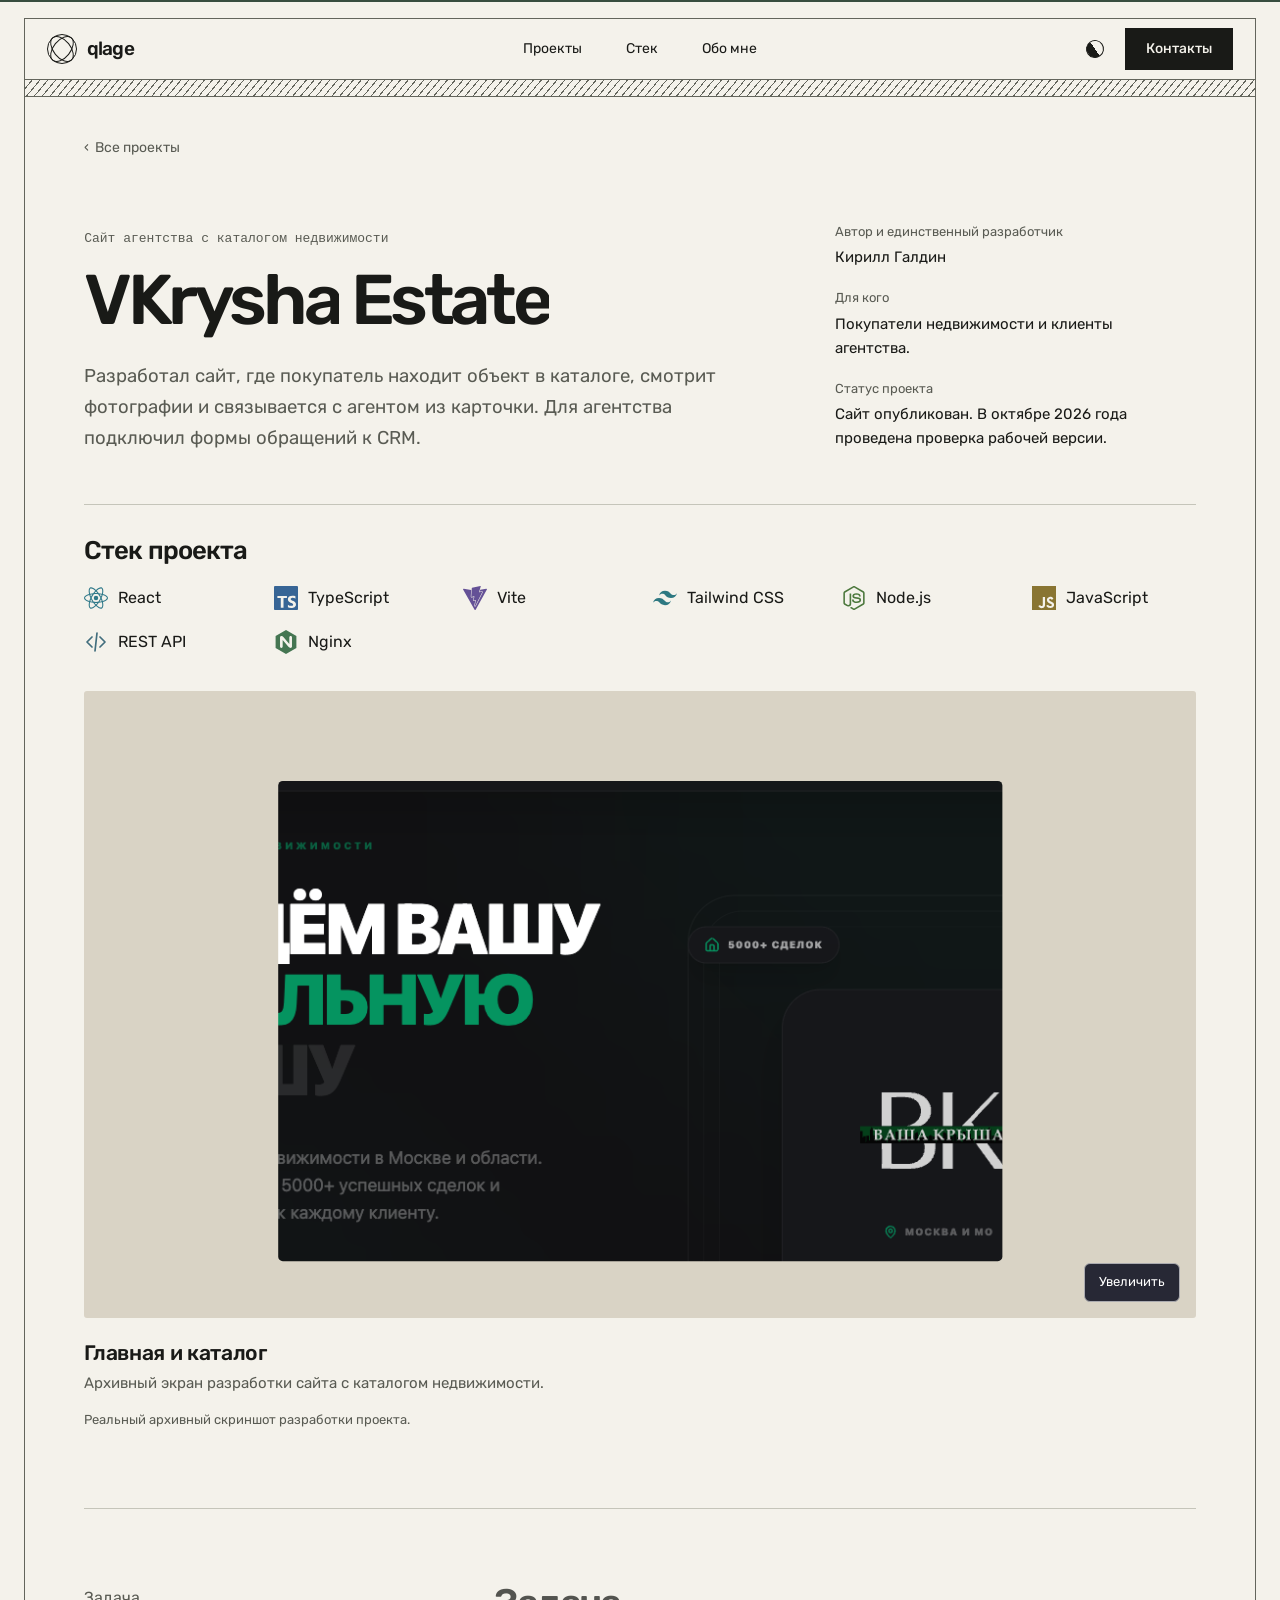
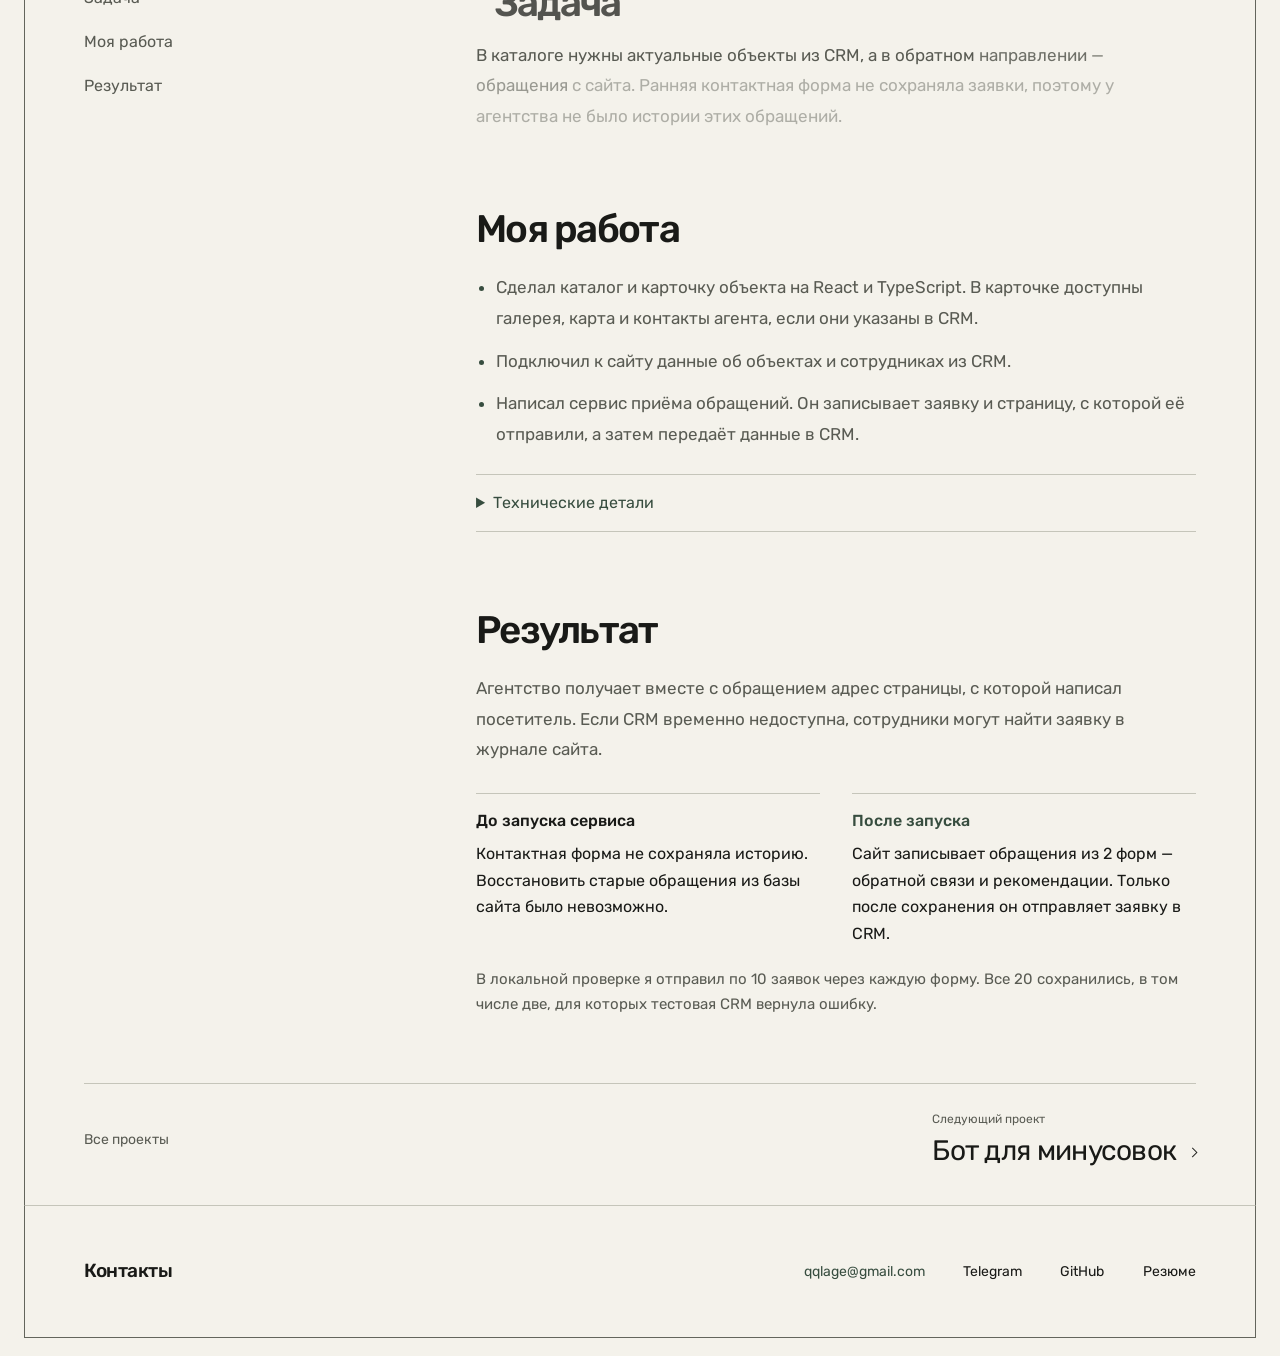
<file: case-estate.html>
<!doctype html>
<html lang="ru">
<head>
  <meta charset="utf-8">
  <meta name="viewport" content="width=device-width,initial-scale=1">
  <meta name="theme-color" content="#f4f2eb">
  <script>try { if (localStorage.getItem('portfolio-theme') === 'dark') document.documentElement.dataset.theme = 'dark'; } catch {}</script>
  <meta name="description" content="Разработал сайт, где покупатель находит объект в каталоге, смотрит фотографии и связывается с агентом из карточки. Для агентства подключил формы обращений к CRM.">
  <title>VKrysha Estate — Кирилл Галдин</title>
  <link rel="icon" href="icon.svg?v=13">
  <link rel="preload" href="assets/type/rubik.ttf" as="font" type="font/ttf" crossorigin>
  <link rel="stylesheet" href="design.css?v=27">
  <script defer src="site.js?v=20"></script>
</head>
<body data-page="case">
  <a class="skip" href="#main">К содержимому</a>
  <header class="mast wrap">
    <a class="brand" href="index.html" aria-label="На главную — Кирилл Галдин">
      <span class="fold" aria-hidden="true"></span>qlage
    </a>
    <nav aria-label="Основная навигация">
      <a href="index.html#work">Проекты</a>
      <a href="index.html#stack">Стек</a>
      <a href="index.html#resume">Обо мне</a>
    </nav>
    <div class="mast-actions">
      <button class="theme-switch" type="button" aria-label="Тёмная тема" aria-pressed="false" hidden><span aria-hidden="true"></span></button>
      <a class="contact-nav" href="#contact">Контакты</a>
    </div>
  </header>
  <main class="wrap" id="main">
  <a class="return" href="index.html#work">‹ &nbsp;Все проекты</a>
  <header class="case-intro">
    <div>
      <p class="profession">Сайт агентства с каталогом недвижимости</p>
      <h1><span class="title-word"><span>VKrysha</span></span> <span class="title-word"><span>Estate</span></span></h1>
      <p class="case-lead" data-enter="copy">Разработал сайт, где покупатель находит объект в каталоге, смотрит фотографии и связывается с агентом из карточки. Для агентства подключил формы обращений к CRM.</p>
    </div>
    <dl class="case-facts" data-enter="copy">
      <div><dt>Автор и единственный разработчик</dt><dd>Кирилл Галдин</dd></div>
      <div><dt>Для кого</dt><dd>Покупатели недвижимости и клиенты агентства.</dd></div>
      <div><dt>Статус проекта</dt><dd>Сайт опубликован. В октябре 2026 года проведена проверка рабочей версии.</dd></div>
    </dl>
  </header>
  <section class="case-stack" aria-labelledby="case-stack-title">
    <h2 id="case-stack-title">Стек проекта</h2>
    <ul class="tech-inline" aria-label="Технологии проекта"><li><svg class="tech-mark" aria-hidden="true" focusable="false" width="24" height="24" xmlns="http://www.w3.org/2000/svg" viewBox="0 0 24 24" fill="#6EDBF3"><path d="M14.23 12.004a2.236 2.236 0 0 1-2.235 2.236 2.236 2.236 0 0 1-2.236-2.236 2.236 2.236 0 0 1 2.235-2.236 2.236 2.236 0 0 1 2.236 2.236zm2.648-10.69c-1.346 0-3.107.96-4.888 2.622-1.78-1.653-3.542-2.602-4.887-2.602-.41 0-.783.093-1.106.278-1.375.793-1.683 3.264-.973 6.365C1.98 8.917 0 10.42 0 12.004c0 1.59 1.99 3.097 5.043 4.03-.704 3.113-.39 5.588.988 6.38.32.187.69.275 1.102.275 1.345 0 3.107-.96 4.888-2.624 1.78 1.654 3.542 2.603 4.887 2.603.41 0 .783-.09 1.106-.275 1.374-.792 1.683-3.263.973-6.365C22.02 15.096 24 13.59 24 12.004c0-1.59-1.99-3.097-5.043-4.032.704-3.11.39-5.587-.988-6.38-.318-.184-.688-.277-1.092-.278zm-.005 1.09v.006c.225 0 .406.044.558.127.666.382.955 1.835.73 3.704-.054.46-.142.945-.25 1.44-.96-.236-2.006-.417-3.107-.534-.66-.905-1.345-1.727-2.035-2.447 1.592-1.48 3.087-2.292 4.105-2.295zm-9.77.02c1.012 0 2.514.808 4.11 2.28-.686.72-1.37 1.537-2.02 2.442-1.107.117-2.154.298-3.113.538-.112-.49-.195-.964-.254-1.42-.23-1.868.054-3.32.714-3.707.19-.09.4-.127.563-.132zm4.882 3.05c.455.468.91.992 1.36 1.564-.44-.02-.89-.034-1.345-.034-.46 0-.915.01-1.36.034.44-.572.895-1.096 1.345-1.565zM12 8.1c.74 0 1.477.034 2.202.093.406.582.802 1.203 1.183 1.86.372.64.71 1.29 1.018 1.946-.308.655-.646 1.31-1.013 1.95-.38.66-.773 1.288-1.18 1.87-.728.063-1.466.098-2.21.098-.74 0-1.477-.035-2.202-.093-.406-.582-.802-1.204-1.183-1.86-.372-.64-.71-1.29-1.018-1.946.303-.657.646-1.313 1.013-1.954.38-.66.773-1.286 1.18-1.868.728-.064 1.466-.098 2.21-.098zm-3.635.254c-.24.377-.48.763-.704 1.16-.225.39-.435.782-.635 1.174-.265-.656-.49-1.31-.676-1.947.64-.15 1.315-.283 2.015-.386zm7.26 0c.695.103 1.365.23 2.006.387-.18.632-.405 1.282-.66 1.933-.2-.39-.41-.783-.64-1.174-.225-.392-.465-.774-.705-1.146zm3.063.675c.484.15.944.317 1.375.498 1.732.74 2.852 1.708 2.852 2.476-.005.768-1.125 1.74-2.857 2.475-.42.18-.88.342-1.355.493-.28-.958-.646-1.956-1.1-2.98.45-1.017.81-2.01 1.085-2.964zm-13.395.004c.278.96.645 1.957 1.1 2.98-.45 1.017-.812 2.01-1.086 2.964-.484-.15-.944-.318-1.37-.5-1.732-.737-2.852-1.706-2.852-2.474 0-.768 1.12-1.742 2.852-2.476.42-.18.88-.342 1.356-.494zm11.678 4.28c.265.657.49 1.312.676 1.948-.64.157-1.316.29-2.016.39.24-.375.48-.762.705-1.158.225-.39.435-.788.636-1.18zm-9.945.02c.2.392.41.783.64 1.175.23.39.465.772.705 1.143-.695-.102-1.365-.23-2.006-.386.18-.63.406-1.282.66-1.933zM17.92 16.32c.112.493.2.968.254 1.423.23 1.868-.054 3.32-.714 3.708-.147.09-.338.128-.563.128-1.012 0-2.514-.807-4.11-2.28.686-.72 1.37-1.536 2.02-2.44 1.107-.118 2.154-.3 3.113-.54zm-11.83.01c.96.234 2.006.415 3.107.532.66.905 1.345 1.727 2.035 2.446-1.595 1.483-3.092 2.295-4.11 2.295-.22-.005-.406-.05-.553-.132-.666-.38-.955-1.834-.73-3.703.054-.46.142-.944.25-1.438zm4.56.64c.44.02.89.034 1.345.034.46 0 .915-.01 1.36-.034-.44.572-.895 1.095-1.345 1.565-.455-.47-.91-.993-1.36-1.565z"/></svg><span class="tech-name">React</span></li><li><svg class="tech-mark" aria-hidden="true" focusable="false" width="24" height="24" xmlns="http://www.w3.org/2000/svg" viewBox="0 0 24 24" fill="#75B8FF"><path d="M1.125 0C.502 0 0 .502 0 1.125v21.75C0 23.498.502 24 1.125 24h21.75c.623 0 1.125-.502 1.125-1.125V1.125C24 .502 23.498 0 22.875 0zm17.363 9.75c.612 0 1.154.037 1.627.111a6.38 6.38 0 0 1 1.306.34v2.458a3.95 3.95 0 0 0-.643-.361 5.093 5.093 0 0 0-.717-.26 5.453 5.453 0 0 0-1.426-.2c-.3 0-.573.028-.819.086a2.1 2.1 0 0 0-.623.242c-.17.104-.3.229-.393.374a.888.888 0 0 0-.14.49c0 .196.053.373.156.529.104.156.252.304.443.444s.423.276.696.41c.273.135.582.274.926.416.47.197.892.407 1.266.628.374.222.695.473.963.753.268.279.472.598.614.957.142.359.214.776.214 1.253 0 .657-.125 1.21-.373 1.656a3.033 3.033 0 0 1-1.012 1.085 4.38 4.38 0 0 1-1.487.596c-.566.12-1.163.18-1.79.18a9.916 9.916 0 0 1-1.84-.164 5.544 5.544 0 0 1-1.512-.493v-2.63a5.033 5.033 0 0 0 3.237 1.2c.333 0 .624-.03.872-.09.249-.06.456-.144.623-.25.166-.108.29-.234.373-.38a1.023 1.023 0 0 0-.074-1.089 2.12 2.12 0 0 0-.537-.5 5.597 5.597 0 0 0-.807-.444 27.72 27.72 0 0 0-1.007-.436c-.918-.383-1.602-.852-2.053-1.405-.45-.553-.676-1.222-.676-2.005 0-.614.123-1.141.369-1.582.246-.441.58-.804 1.004-1.089a4.494 4.494 0 0 1 1.47-.629 7.536 7.536 0 0 1 1.77-.201zm-15.113.188h9.563v2.166H9.506v9.646H6.789v-9.646H3.375z"/></svg><span class="tech-name">Type<wbr>Script</span></li><li><svg class="tech-mark" aria-hidden="true" focusable="false" width="24" height="24" xmlns="http://www.w3.org/2000/svg" viewBox="0 0 24 24" fill="#B69AFF"><path d="m8.286 10.578.512-8.657a.306.306 0 0 1 .247-.282L17.377.006a.306.306 0 0 1 .353.385l-1.558 5.403a.306.306 0 0 0 .352.385l2.388-.46a.306.306 0 0 1 .332.438l-6.79 13.55-.123.19a.294.294 0 0 1-.252.14c-.177 0-.35-.152-.305-.369l1.095-5.301a.306.306 0 0 0-.388-.355l-1.433.435a.306.306 0 0 1-.389-.354l.69-3.375a.306.306 0 0 0-.37-.36l-2.32.536a.306.306 0 0 1-.374-.316zm14.976-7.926L17.284 3.74l-.544 1.887 2.077-.4a.8.8 0 0 1 .84.369.8.8 0 0 1 .034.783L12.9 19.93l-.013.025-.015.023-.122.19a.801.801 0 0 1-.672.37.826.826 0 0 1-.634-.302.8.8 0 0 1-.16-.67l1.029-4.981-1.12.34a.81.81 0 0 1-.86-.262.802.802 0 0 1-.165-.67l.63-3.08-2.027.468a.808.808 0 0 1-.768-.233.81.81 0 0 1-.217-.6l.389-6.57-7.44-1.33a.612.612 0 0 0-.64.906L11.58 23.691a.612.612 0 0 0 1.066-.004l11.26-20.135a.612.612 0 0 0-.644-.9z"/></svg><span class="tech-name">Vite</span></li><li><svg class="tech-mark" aria-hidden="true" focusable="false" width="24" height="24" xmlns="http://www.w3.org/2000/svg" viewBox="0 0 24 24" fill="#6AD9E6"><path d="M12.001,4.8c-3.2,0-5.2,1.6-6,4.8c1.2-1.6,2.6-2.2,4.2-1.8c0.913,0.228,1.565,0.89,2.288,1.624 C13.666,10.618,15.027,12,18.001,12c3.2,0,5.2-1.6,6-4.8c-1.2,1.6-2.6,2.2-4.2,1.8c-0.913-0.228-1.565-0.89-2.288-1.624 C16.337,6.182,14.976,4.8,12.001,4.8z M6.001,12c-3.2,0-5.2,1.6-6,4.8c1.2-1.6,2.6-2.2,4.2-1.8c0.913,0.228,1.565,0.89,2.288,1.624 c1.177,1.194,2.538,2.576,5.512,2.576c3.2,0,5.2-1.6,6-4.8c-1.2,1.6-2.6,2.2-4.2,1.8c-0.913-0.228-1.565-0.89-2.288-1.624 C10.337,13.382,8.976,12,6.001,12z"/></svg><span class="tech-name">Tailwind CSS</span></li><li><svg class="tech-mark" aria-hidden="true" focusable="false" width="24" height="24" xmlns="http://www.w3.org/2000/svg" viewBox="0 0 24 24" fill="#98D981"><path d="M11.998,24c-0.321,0-0.641-0.084-0.922-0.247l-2.936-1.737c-0.438-0.245-0.224-0.332-0.08-0.383 c0.585-0.203,0.703-0.25,1.328-0.604c0.065-0.037,0.151-0.023,0.218,0.017l2.256,1.339c0.082,0.045,0.197,0.045,0.272,0l8.795-5.076 c0.082-0.047,0.134-0.141,0.134-0.238V6.921c0-0.099-0.053-0.192-0.137-0.242l-8.791-5.072c-0.081-0.047-0.189-0.047-0.271,0 L3.075,6.68C2.99,6.729,2.936,6.825,2.936,6.921v10.15c0,0.097,0.054,0.189,0.139,0.235l2.409,1.392 c1.307,0.654,2.108-0.116,2.108-0.89V7.787c0-0.142,0.114-0.253,0.256-0.253h1.115c0.139,0,0.255,0.112,0.255,0.253v10.021 c0,1.745-0.95,2.745-2.604,2.745c-0.508,0-0.909,0-2.026-0.551L2.28,18.675c-0.57-0.329-0.922-0.945-0.922-1.604V6.921 c0-0.659,0.353-1.275,0.922-1.603l8.795-5.082c0.557-0.315,1.296-0.315,1.848,0l8.794,5.082c0.57,0.329,0.924,0.944,0.924,1.603 v10.15c0,0.659-0.354,1.273-0.924,1.604l-8.794,5.078C12.643,23.916,12.324,24,11.998,24z M19.099,13.993 c0-1.9-1.284-2.406-3.987-2.763c-2.731-0.361-3.009-0.548-3.009-1.187c0-0.528,0.235-1.233,2.258-1.233 c1.807,0,2.473,0.389,2.747,1.607c0.024,0.115,0.129,0.199,0.247,0.199h1.141c0.071,0,0.138-0.031,0.186-0.081 c0.048-0.054,0.074-0.123,0.067-0.196c-0.177-2.098-1.571-3.076-4.388-3.076c-2.508,0-4.004,1.058-4.004,2.833 c0,1.925,1.488,2.457,3.895,2.695c2.88,0.282,3.103,0.703,3.103,1.269c0,0.983-0.789,1.402-2.642,1.402 c-2.327,0-2.839-0.584-3.011-1.742c-0.02-0.124-0.126-0.215-0.253-0.215h-1.137c-0.141,0-0.254,0.112-0.254,0.253 c0,1.482,0.806,3.248,4.655,3.248C17.501,17.007,19.099,15.91,19.099,13.993z"/></svg><span class="tech-name">Node.js</span></li><li><svg class="tech-mark" aria-hidden="true" focusable="false" width="24" height="24" xmlns="http://www.w3.org/2000/svg" viewBox="0 0 24 24" fill="#F6D875"><path d="M0 0h24v24H0V0zm22.034 18.276c-.175-1.095-.888-2.015-3.003-2.873-.736-.345-1.554-.585-1.797-1.14-.091-.33-.105-.51-.046-.705.15-.646.915-.84 1.515-.66.39.12.75.42.976.9 1.034-.676 1.034-.676 1.755-1.125-.27-.42-.404-.601-.586-.78-.63-.705-1.469-1.065-2.834-1.034l-.705.089c-.676.165-1.32.525-1.71 1.005-1.14 1.291-.811 3.541.569 4.471 1.365 1.02 3.361 1.244 3.616 2.205.24 1.17-.87 1.545-1.966 1.41-.811-.18-1.26-.586-1.755-1.336l-1.83 1.051c.21.48.45.689.81 1.109 1.74 1.756 6.09 1.666 6.871-1.004.029-.09.24-.705.074-1.65l.046.067zm-8.983-7.245h-2.248c0 1.938-.009 3.864-.009 5.805 0 1.232.063 2.363-.138 2.711-.33.689-1.18.601-1.566.48-.396-.196-.597-.466-.83-.855-.063-.105-.11-.196-.127-.196l-1.825 1.125c.305.63.75 1.172 1.324 1.517.855.51 2.004.675 3.207.405.783-.226 1.458-.691 1.811-1.411.51-.93.402-2.07.397-3.346.012-2.054 0-4.109 0-6.179l.004-.056z"/></svg><span class="tech-name">Java<wbr>Script</span></li><li><svg class="tech-mark" aria-hidden="true" focusable="false" width="24" height="24" xmlns="http://www.w3.org/2000/svg" viewBox="0 0 24 24" stroke="#86C8DF" stroke-width="1.7" fill="none" stroke-linecap="round" stroke-linejoin="round"><path d="M8 7 3 12l5 5m8-10 5 5-5 5m-3-14-2 18"/></svg><span class="tech-name">REST API</span></li><li><svg class="tech-mark" aria-hidden="true" focusable="false" width="24" height="24" xmlns="http://www.w3.org/2000/svg" viewBox="0 0 24 24" fill="#8DD6A1"><path d="M12 0L1.605 6v12L12 24l10.395-6V6L12 0zm6 16.59c0 .705-.646 1.29-1.529 1.29-.631 0-1.351-.255-1.801-.81l-6-7.141v6.66c0 .721-.57 1.29-1.274 1.29H7.32c-.721 0-1.29-.6-1.29-1.29V7.41c0-.705.63-1.29 1.5-1.29.646 0 1.38.255 1.83.81l5.97 7.141V7.41c0-.721.6-1.29 1.29-1.29h.075c.72 0 1.29.6 1.29 1.29v9.18H18z"/></svg><span class="tech-name">Nginx</span></li></ul>
  </section>
  <section class="gallery theme-estate" id="screens" aria-label="Экраны проекта">
      <a class="screen-stage" data-enter="screen" href="assets/estate.png" aria-label="Открыть скриншот в полном размере">
        <img class="screen" src="assets/estate.png" alt="Главная и каталог">
        <span class="expand">Увеличить</span>
      </a>
      <div class="gallery-info" data-enter="copy">
        <div aria-live="polite"><h2 class="frame-title">Главная и каталог</h2>
          <p class="frame-description">Архивный экран разработки сайта с каталогом недвижимости.</p></div>
        <div class="thumbs" hidden><a href="assets/estate.png" class="thumb" data-label="Главная и каталог"
            data-description="Архивный экран разработки сайта с каталогом недвижимости." aria-label="Главная и каталог"
            aria-current="true">
            <img src="assets/estate.png" alt="" loading="lazy"></a></div>
      </div>
      <p class="source">Реальный архивный скриншот разработки проекта.</p>
    </section>
    <dialog class="viewer" aria-label="Полноэкранный просмотр">
      <div class="viewer-top"><strong class="viewer-title"></strong><button class="close-view">Закрыть</button></div>
      <div class="viewer-image"><img alt=""></div>
      <div class="viewer-controls"><button class="zoom" aria-pressed="false">Оригинальный размер</button>
        <div class="paging" hidden><button class="prev" aria-label="Предыдущий скриншот">←</button>
          <span class="page-number" aria-live="polite"></span><button class="forward" aria-label="Следующий скриншот">→</button></div>
      </div>
    </dialog>
  <div class="story">
    <nav class="chapters" aria-label="Разделы кейса">
      <a href="#task">Задача</a>
      <a href="#work-done">Моя работа</a>
      <a href="#result">Результат</a>
    </nav>
    <div class="story-body">
      <section id="task"><h2 data-enter="heading">Задача</h2><p data-enter="copy">В каталоге нужны актуальные объекты из CRM, а в обратном направлении — обращения с сайта. Ранняя контактная форма не сохраняла заявки, поэтому у агентства не было истории этих обращений.</p></section>
      <section id="work-done">
        <h2 data-enter="heading">Моя работа</h2><ul class="work-list" data-enter="list"><li>Сделал каталог и карточку объекта на React и TypeScript. В карточке доступны галерея, карта и контакты агента, если они указаны в CRM.</li><li>Подключил к сайту данные об объектах и сотрудниках из CRM.</li><li>Написал сервис приёма обращений. Он записывает заявку и страницу, с которой её отправили, а затем передаёт данные в CRM.</li></ul>
        <details><summary>Технические детали</summary><p>Для каталога я использовал данные объектов и сотрудников из CRM. Обработку форм вынес в отдельный сервис на Node.js.</p><h3>Поиск по реальным объектам</h3><p>Каталог и отдельные страницы дают пространство для фотографий, характеристик и расположения.</p><h3>Интерфейс для разных экранов</h3><p>Адаптивные карточки, галереи и навигация сопровождают путь посетителя до обращения.</p><h3>Связь с внутренней системой</h3><p>API объектов и сотрудников, отдельная обработка заявок и конфигурация сайта.</p></details>
      </section>
      <section id="result"><h2 data-enter="heading">Результат</h2><p data-enter="copy">Агентство получает вместе с обращением адрес страницы, с которой написал посетитель. Если CRM временно недоступна, сотрудники могут найти заявку в журнале сайта.</p><dl class="comparison"><div><dt>До запуска сервиса</dt><dd>Контактная форма не сохраняла историю. Восстановить старые обращения из базы сайта было невозможно.</dd></div><div><dt>После запуска</dt><dd>Сайт записывает обращения из 2 форм — обратной связи и рекомендации. Только после сохранения он отправляет заявку в CRM.</dd></div></dl><p class="case-evidence">В локальной проверке я отправил по 10 заявок через каждую форму. Все 20 сохранились, в том числе две, для которых тестовая CRM вернула ошибку.</p></section>
    </div>
  </div>
  <nav class="next" aria-label="Переход между проектами">
    <a href="index.html#work">Все проекты</a>
    <a href="case-music.html"><small>Следующий проект</small>Бот для минусовок <i class="go" aria-hidden="true"></i></a>
  </nav>
</main>

  <footer id="contact" class="wrap foot">
    <h2 data-enter="heading">Контакты</h2>
    <div class="foot-links">
      <a href="mailto:qqlage@gmail.com">qqlage@gmail.com</a>
      <a href="https://t.me/qlage" target="_blank" rel="noopener noreferrer">Telegram</a>
      <a href="https://github.com/qlage" target="_blank" rel="noopener noreferrer">GitHub</a>
      <a href="resume.html">Резюме</a>
    </div>
  </footer>
</body>
</html>
</file>
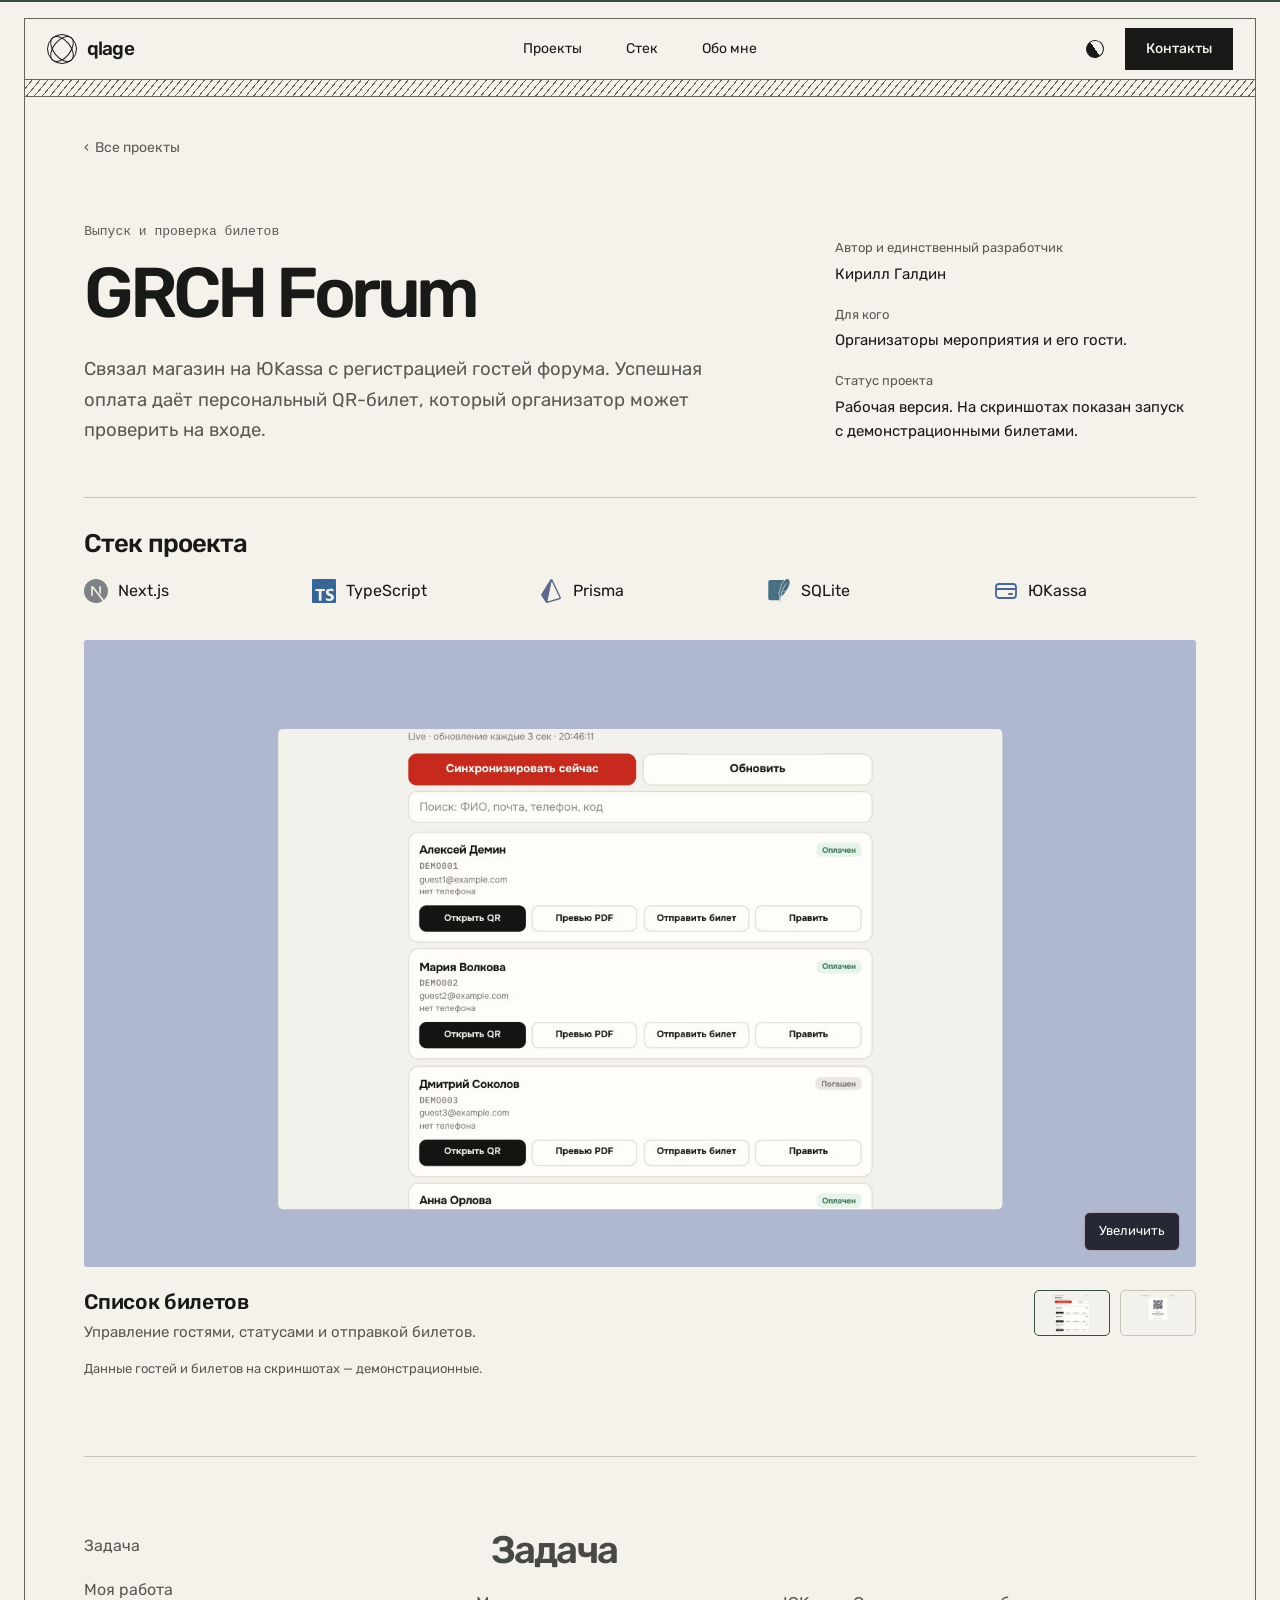
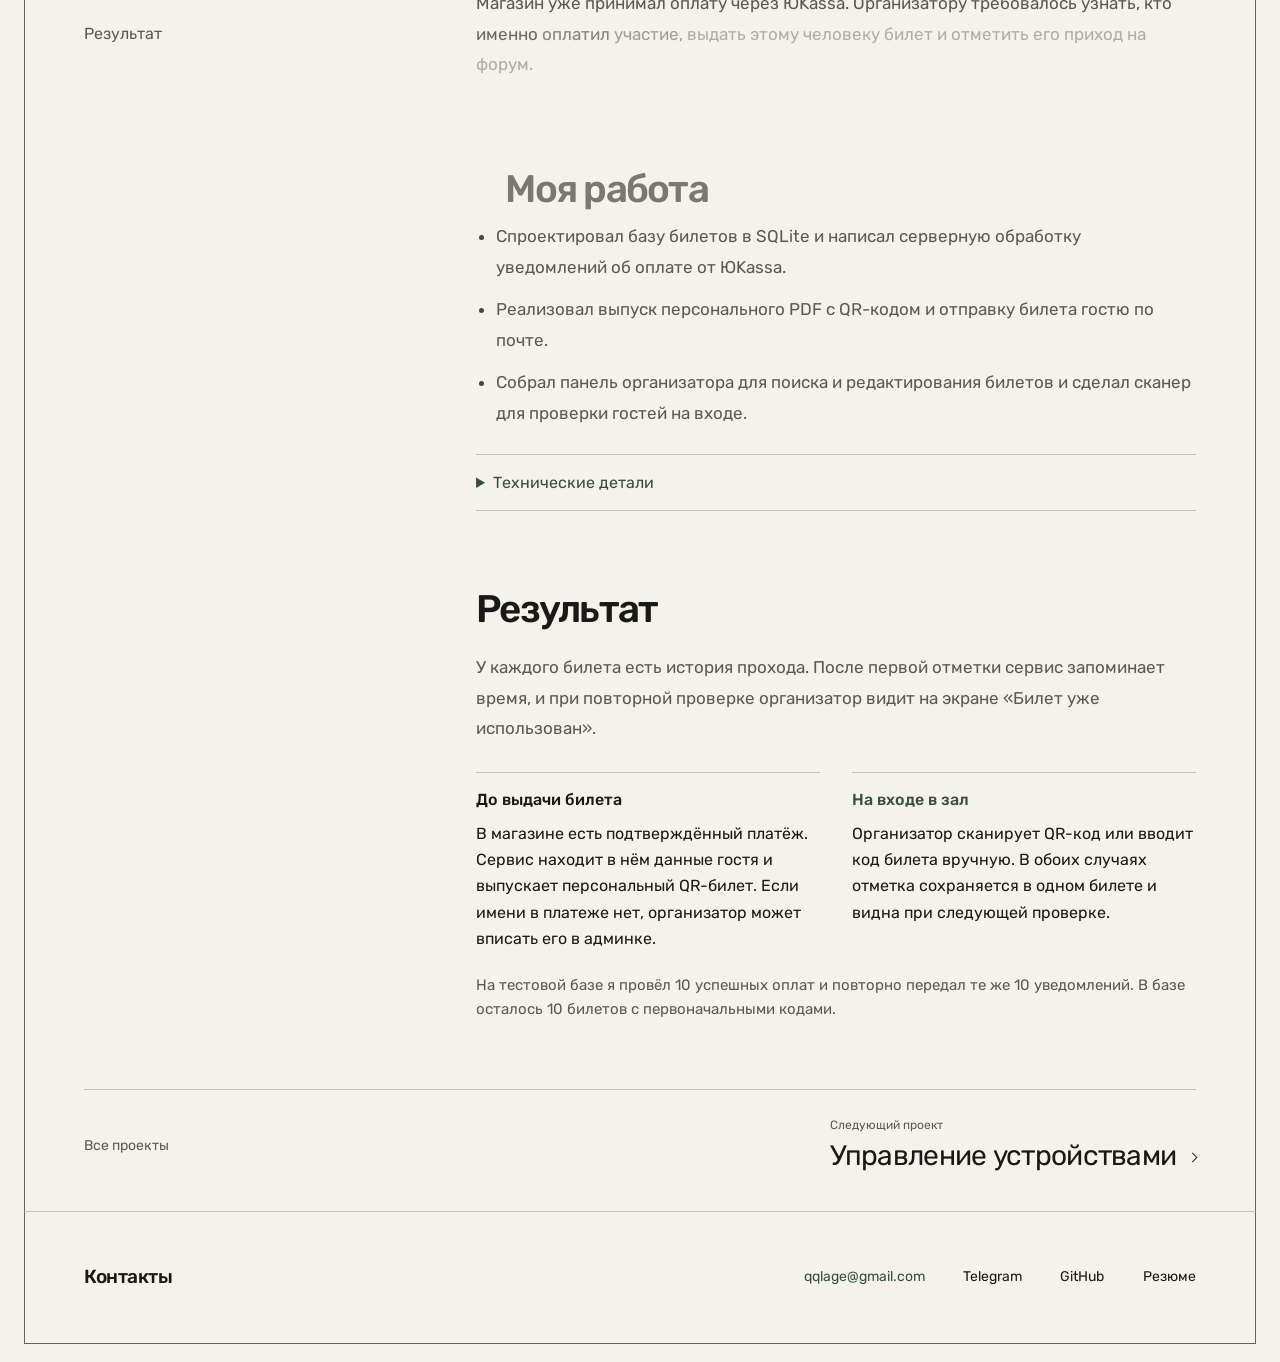
<file: case-forum.html>
<!doctype html>
<html lang="ru">
<head>
  <meta charset="utf-8">
  <meta name="viewport" content="width=device-width,initial-scale=1">
  <meta name="theme-color" content="#f4f2eb">
  <script>try { if (localStorage.getItem('portfolio-theme') === 'dark') document.documentElement.dataset.theme = 'dark'; } catch {}</script>
  <meta name="description" content="Связал магазин на ЮKassa с регистрацией гостей форума. Успешная оплата даёт персональный QR-билет, который организатор может проверить на входе.">
  <title>GRCH Forum — Кирилл Галдин</title>
  <link rel="icon" href="icon.svg?v=13">
  <link rel="preload" href="assets/type/rubik.ttf" as="font" type="font/ttf" crossorigin>
  <link rel="stylesheet" href="design.css?v=27">
  <script defer src="site.js?v=20"></script>
</head>
<body data-page="case">
  <a class="skip" href="#main">К содержимому</a>
  <header class="mast wrap">
    <a class="brand" href="index.html" aria-label="На главную — Кирилл Галдин">
      <span class="fold" aria-hidden="true"></span>qlage
    </a>
    <nav aria-label="Основная навигация">
      <a href="index.html#work">Проекты</a>
      <a href="index.html#stack">Стек</a>
      <a href="index.html#resume">Обо мне</a>
    </nav>
    <div class="mast-actions">
      <button class="theme-switch" type="button" aria-label="Тёмная тема" aria-pressed="false" hidden><span aria-hidden="true"></span></button>
      <a class="contact-nav" href="#contact">Контакты</a>
    </div>
  </header>
  <main class="wrap" id="main">
  <a class="return" href="index.html#work">‹ &nbsp;Все проекты</a>
  <header class="case-intro">
    <div>
      <p class="profession">Выпуск и проверка билетов</p>
      <h1><span class="title-word"><span>GRCH</span></span> <span class="title-word"><span>Forum</span></span></h1>
      <p class="case-lead" data-enter="copy">Связал магазин на ЮKassa с регистрацией гостей форума. Успешная оплата даёт персональный QR-билет, который организатор может проверить на входе.</p>
    </div>
    <dl class="case-facts" data-enter="copy">
      <div><dt>Автор и единственный разработчик</dt><dd>Кирилл Галдин</dd></div>
      <div><dt>Для кого</dt><dd>Организаторы мероприятия и его гости.</dd></div>
      <div><dt>Статус проекта</dt><dd>Рабочая версия. На скриншотах показан запуск с демонстрационными билетами.</dd></div>
    </dl>
  </header>
  <section class="case-stack" aria-labelledby="case-stack-title">
    <h2 id="case-stack-title">Стек проекта</h2>
    <ul class="tech-inline" aria-label="Технологии проекта"><li><svg class="tech-mark" aria-hidden="true" focusable="false" width="24" height="24" xmlns="http://www.w3.org/2000/svg" viewBox="0 0 24 24" fill="#ECF1F4"><path d="M18.665 21.978C16.758 23.255 14.465 24 12 24 5.377 24 0 18.623 0 12S5.377 0 12 0s12 5.377 12 12c0 3.583-1.574 6.801-4.067 9.001L9.219 7.2H7.2v9.596h1.615V9.251l9.85 12.727Zm-3.332-8.533 1.6 2.061V7.2h-1.6v6.245Z"/></svg><span class="tech-name">Next.js</span></li><li><svg class="tech-mark" aria-hidden="true" focusable="false" width="24" height="24" xmlns="http://www.w3.org/2000/svg" viewBox="0 0 24 24" fill="#75B8FF"><path d="M1.125 0C.502 0 0 .502 0 1.125v21.75C0 23.498.502 24 1.125 24h21.75c.623 0 1.125-.502 1.125-1.125V1.125C24 .502 23.498 0 22.875 0zm17.363 9.75c.612 0 1.154.037 1.627.111a6.38 6.38 0 0 1 1.306.34v2.458a3.95 3.95 0 0 0-.643-.361 5.093 5.093 0 0 0-.717-.26 5.453 5.453 0 0 0-1.426-.2c-.3 0-.573.028-.819.086a2.1 2.1 0 0 0-.623.242c-.17.104-.3.229-.393.374a.888.888 0 0 0-.14.49c0 .196.053.373.156.529.104.156.252.304.443.444s.423.276.696.41c.273.135.582.274.926.416.47.197.892.407 1.266.628.374.222.695.473.963.753.268.279.472.598.614.957.142.359.214.776.214 1.253 0 .657-.125 1.21-.373 1.656a3.033 3.033 0 0 1-1.012 1.085 4.38 4.38 0 0 1-1.487.596c-.566.12-1.163.18-1.79.18a9.916 9.916 0 0 1-1.84-.164 5.544 5.544 0 0 1-1.512-.493v-2.63a5.033 5.033 0 0 0 3.237 1.2c.333 0 .624-.03.872-.09.249-.06.456-.144.623-.25.166-.108.29-.234.373-.38a1.023 1.023 0 0 0-.074-1.089 2.12 2.12 0 0 0-.537-.5 5.597 5.597 0 0 0-.807-.444 27.72 27.72 0 0 0-1.007-.436c-.918-.383-1.602-.852-2.053-1.405-.45-.553-.676-1.222-.676-2.005 0-.614.123-1.141.369-1.582.246-.441.58-.804 1.004-1.089a4.494 4.494 0 0 1 1.47-.629 7.536 7.536 0 0 1 1.77-.201zm-15.113.188h9.563v2.166H9.506v9.646H6.789v-9.646H3.375z"/></svg><span class="tech-name">Type<wbr>Script</span></li><li><svg class="tech-mark" aria-hidden="true" focusable="false" width="24" height="24" xmlns="http://www.w3.org/2000/svg" viewBox="0 0 24 24" fill="#B3C4F8"><path d="M21.8068 18.2848L13.5528.7565c-.207-.4382-.639-.7273-1.1286-.7541-.5023-.0293-.9523.213-1.2062.6253L2.266 15.1271c-.2773.4518-.2718 1.0091.0158 1.4555l4.3759 6.7786c.2608.4046.7127.6388 1.1823.6388.1332 0 .267-.0188.3987-.0577l12.7019-3.7568c.3891-.1151.7072-.3904.8737-.7553s.1633-.7828-.0075-1.1454zm-1.8481.7519L9.1814 22.2242c-.3292.0975-.6448-.1873-.5756-.5194l3.8501-18.4386c.072-.3448.5486-.3996.699-.0803l7.1288 15.138c.1344.2856-.019.6224-.325.7128z"/></svg><span class="tech-name">Prisma</span></li><li><svg class="tech-mark" aria-hidden="true" focusable="false" width="24" height="24" xmlns="http://www.w3.org/2000/svg" viewBox="0 0 24 24" fill="#92CDE7"><path d="M21.678.521c-1.032-.92-2.28-.55-3.513.544a8.71 8.71 0 0 0-.547.535c-2.109 2.237-4.066 6.38-4.674 9.544.237.48.422 1.093.544 1.561a13.044 13.044 0 0 1 .164.703s-.019-.071-.096-.296l-.05-.146a1.689 1.689 0 0 0-.033-.08c-.138-.32-.518-.995-.686-1.289-.143.423-.27.818-.376 1.176.484.884.778 2.4.778 2.4s-.025-.099-.147-.442c-.107-.303-.644-1.244-.772-1.464-.217.804-.304 1.346-.226 1.478.152.256.296.698.422 1.186.286 1.1.485 2.44.485 2.44l.017.224a22.41 22.41 0 0 0 .056 2.748c.095 1.146.273 2.13.5 2.657l.155-.084c-.334-1.038-.47-2.399-.41-3.967.09-2.398.642-5.29 1.661-8.304 1.723-4.55 4.113-8.201 6.3-9.945-1.993 1.8-4.692 7.63-5.5 9.788-.904 2.416-1.545 4.684-1.931 6.857.666-2.037 2.821-2.912 2.821-2.912s1.057-1.304 2.292-3.166c-.74.169-1.955.458-2.362.629-.6.251-.762.337-.762.337s1.945-1.184 3.613-1.72C21.695 7.9 24.195 2.767 21.678.521m-18.573.543A1.842 1.842 0 0 0 1.27 2.9v16.608a1.84 1.84 0 0 0 1.835 1.834h9.418a22.953 22.953 0 0 1-.052-2.707c-.006-.062-.011-.141-.016-.2a27.01 27.01 0 0 0-.473-2.378c-.121-.47-.275-.898-.369-1.057-.116-.197-.098-.31-.097-.432 0-.12.015-.245.037-.386a9.98 9.98 0 0 1 .234-1.045l.217-.028c-.017-.035-.014-.065-.031-.097l-.041-.381a32.8 32.8 0 0 1 .382-1.194l.2-.019c-.008-.016-.01-.038-.018-.053l-.043-.316c.63-3.28 2.587-7.443 4.8-9.791.066-.069.133-.128.198-.194Z"/></svg><span class="tech-name">SQLite</span></li><li><svg class="tech-mark" aria-hidden="true" focusable="false" width="24" height="24" xmlns="http://www.w3.org/2000/svg" viewBox="0 0 24 24" color="#8FBAFF" fill="none" stroke="currentColor" stroke-width="1.8" stroke-linecap="round" stroke-linejoin="round"><rect x="2" y="5" width="20" height="14" rx="3"/><path d="M3 10h18m-6 5h3"/></svg><span class="tech-name">ЮKassa</span></li></ul>
  </section>
  <section class="gallery theme-forum" id="screens" aria-label="Экраны проекта">
      <a class="screen-stage" data-enter="screen" href="assets/forum-tickets.jpg" aria-label="Открыть скриншот в полном размере">
        <img class="screen" src="assets/forum-tickets.jpg" alt="Список билетов">
        <span class="expand">Увеличить</span>
      </a>
      <div class="gallery-info" data-enter="copy">
        <div aria-live="polite"><h2 class="frame-title">Список билетов</h2>
          <p class="frame-description">Управление гостями, статусами и отправкой билетов.</p></div>
        <div class="thumbs"><a href="assets/forum-tickets.jpg" class="thumb" data-label="Список билетов"
            data-description="Управление гостями, статусами и отправкой билетов." aria-label="Список билетов"
            aria-current="true">
            <img src="assets/forum-tickets.jpg" alt="" loading="lazy"></a><a href="assets/forum-ticket.jpg" class="thumb" data-label="Персональный билет"
            data-description="Страница гостя с QR-кодом и статусом оплаты." aria-label="Персональный билет"
            >
            <img src="assets/forum-ticket.jpg" alt="" loading="lazy"></a></div>
      </div>
      <p class="source">Данные гостей и билетов на скриншотах — демонстрационные.</p>
    </section>
    <dialog class="viewer" aria-label="Полноэкранный просмотр">
      <div class="viewer-top"><strong class="viewer-title"></strong><button class="close-view">Закрыть</button></div>
      <div class="viewer-image"><img alt=""></div>
      <div class="viewer-controls"><button class="zoom" aria-pressed="false">Оригинальный размер</button>
        <div class="paging"><button class="prev" aria-label="Предыдущий скриншот">←</button>
          <span class="page-number" aria-live="polite"></span><button class="forward" aria-label="Следующий скриншот">→</button></div>
      </div>
    </dialog>
  <div class="story">
    <nav class="chapters" aria-label="Разделы кейса">
      <a href="#task">Задача</a>
      <a href="#work-done">Моя работа</a>
      <a href="#result">Результат</a>
    </nav>
    <div class="story-body">
      <section id="task"><h2 data-enter="heading">Задача</h2><p data-enter="copy">Магазин уже принимал оплату через ЮKassa. Организатору требовалось узнать, кто именно оплатил участие, выдать этому человеку билет и отметить его приход на форум.</p></section>
      <section id="work-done">
        <h2 data-enter="heading">Моя работа</h2><ul class="work-list" data-enter="list"><li>Спроектировал базу билетов в SQLite и написал серверную обработку уведомлений об оплате от ЮKassa.</li><li>Реализовал выпуск персонального PDF с QR-кодом и отправку билета гостю по почте.</li><li>Собрал панель организатора для поиска и редактирования билетов и сделал сканер для проверки гостей на входе.</li></ul>
        <details><summary>Технические детали</summary><p>Связал каждый билет с подтверждённым платежом в SQLite. По уникальному коду сканер на входе находит тот же билет, который гость получил по почте.</p><h3>Интеграция с оплатой</h3><p>Приложение получает успешные платежи из существующего магазина ЮKassa.</p><h3>Билет как документ</h3><p>Персональные данные, уникальный код и QR собираются в PDF, который можно отправить гостю.</p><h3>Рабочее место организатора</h3><p>Административная панель для просмотра, корректировки, отправки и проверки билетов.</p></details>
      </section>
      <section id="result"><h2 data-enter="heading">Результат</h2><p data-enter="copy">У каждого билета есть история прохода. После первой отметки сервис запоминает время, и при повторной проверке организатор видит на экране «Билет уже использован».</p><dl class="comparison"><div><dt>До выдачи билета</dt><dd>В магазине есть подтверждённый платёж. Сервис находит в нём данные гостя и выпускает персональный QR-билет. Если имени в платеже нет, организатор может вписать его в админке.</dd></div><div><dt>На входе в зал</dt><dd>Организатор сканирует QR-код или вводит код билета вручную. В обоих случаях отметка сохраняется в одном билете и видна при следующей проверке.</dd></div></dl><p class="case-evidence">На тестовой базе я провёл 10 успешных оплат и повторно передал те же 10 уведомлений. В базе осталось 10 билетов с первоначальными кодами.</p></section>
    </div>
  </div>
  <nav class="next" aria-label="Переход между проектами">
    <a href="index.html#work">Все проекты</a>
    <a href="case-racs.html"><small>Следующий проект</small>Управление устройствами <i class="go" aria-hidden="true"></i></a>
  </nav>
</main>

  <footer id="contact" class="wrap foot">
    <h2 data-enter="heading">Контакты</h2>
    <div class="foot-links">
      <a href="mailto:qqlage@gmail.com">qqlage@gmail.com</a>
      <a href="https://t.me/qlage" target="_blank" rel="noopener noreferrer">Telegram</a>
      <a href="https://github.com/qlage" target="_blank" rel="noopener noreferrer">GitHub</a>
      <a href="resume.html">Резюме</a>
    </div>
  </footer>
</body>
</html>
</file>
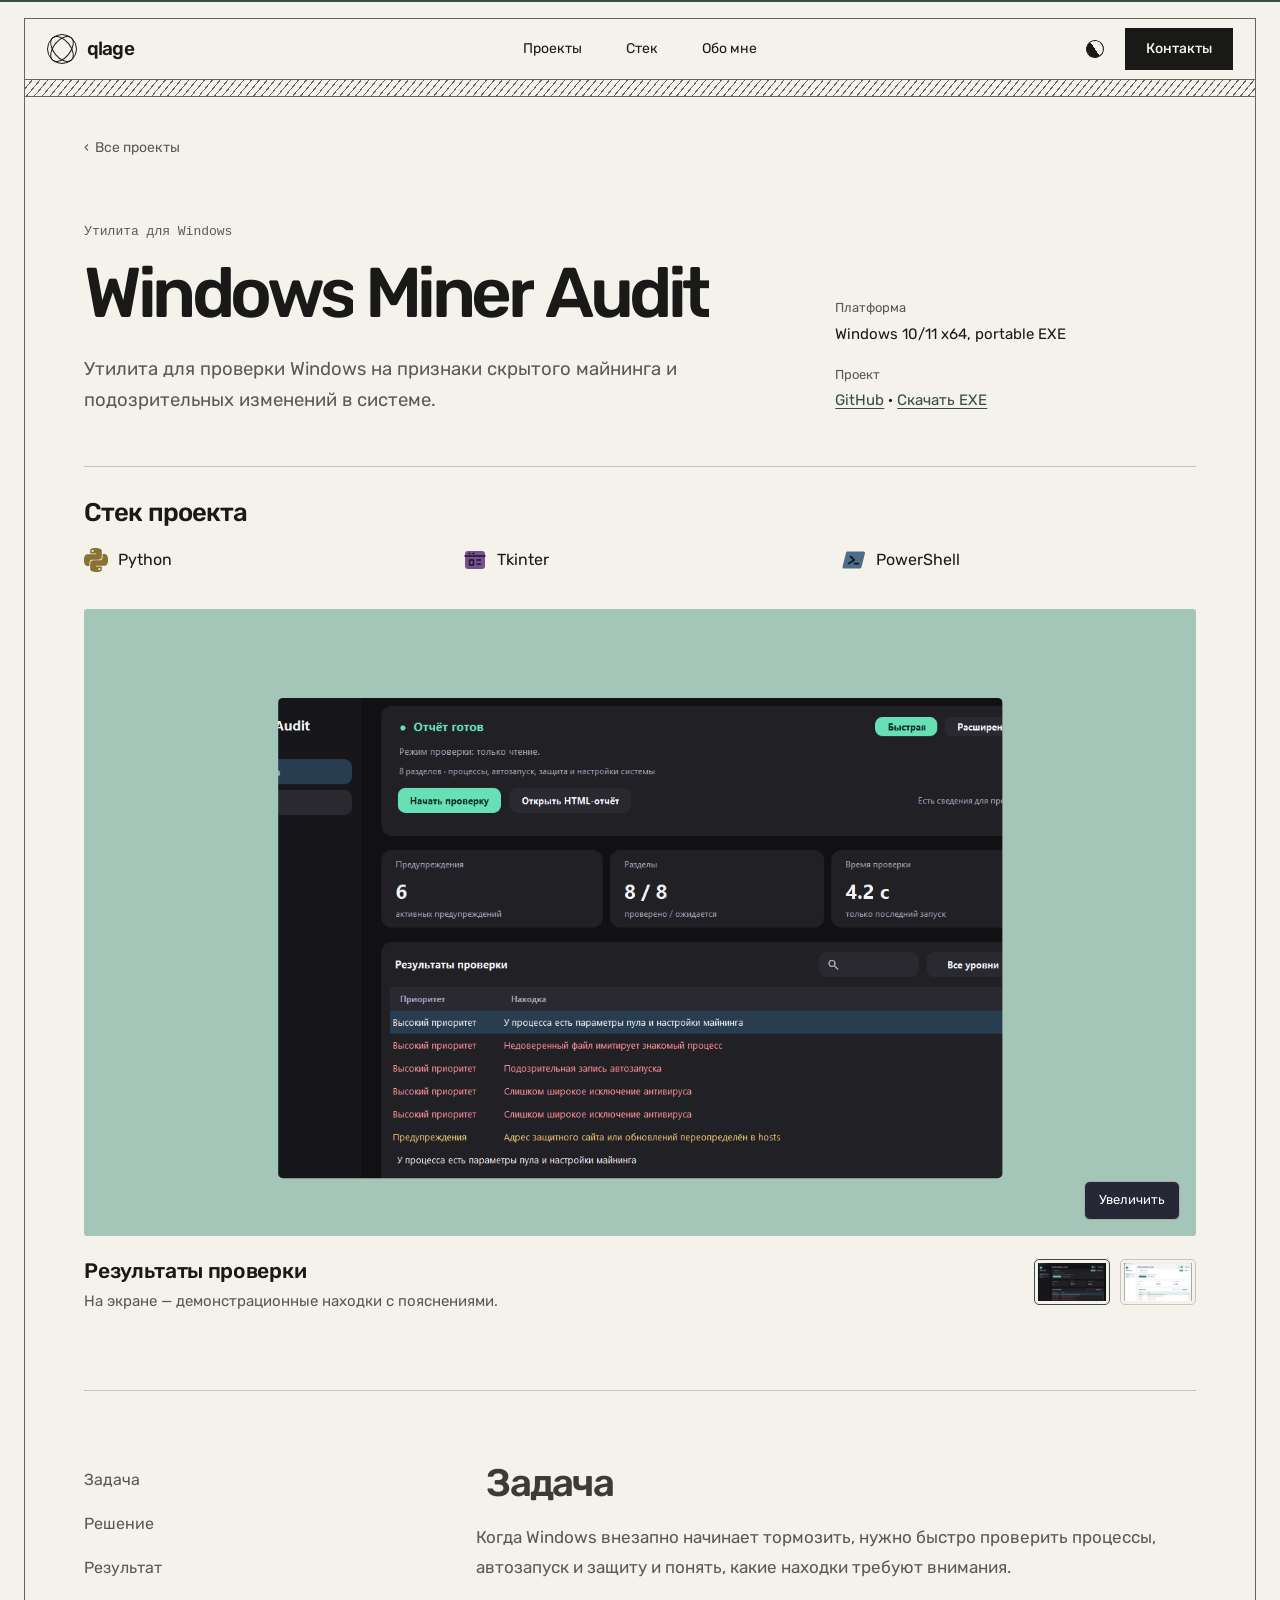
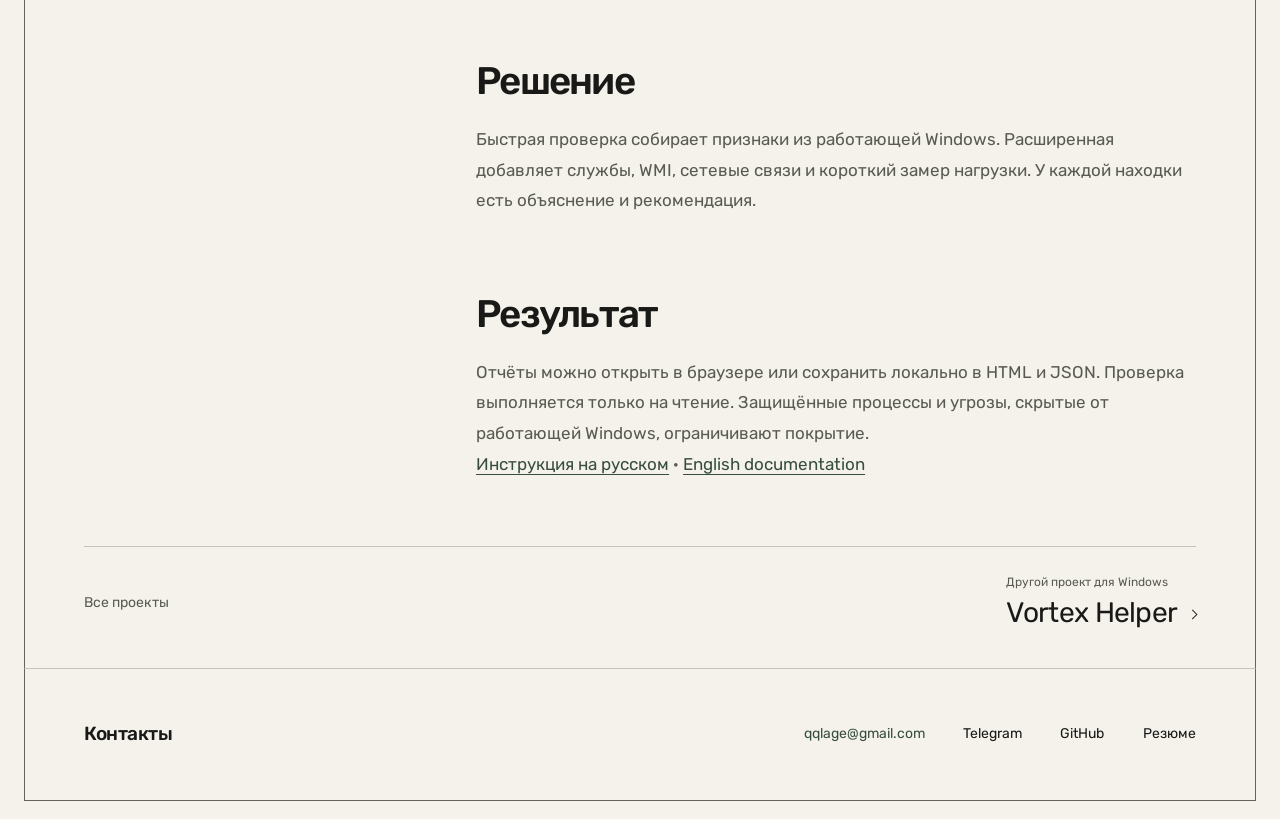
<file: case-miner-audit.html>
<!doctype html>
<html lang="ru">
<head>
  <meta charset="utf-8">
  <meta name="viewport" content="width=device-width,initial-scale=1">
  <meta name="theme-color" content="#f4f2eb">
  <script>try { if (localStorage.getItem('portfolio-theme') === 'dark') document.documentElement.dataset.theme = 'dark'; } catch {}</script>
  <meta name="description" content="Утилита для проверки Windows на признаки скрытого майнинга и подозрительных изменений в системе.">
  <title>Windows Miner Audit — Кирилл Галдин</title>
  <link rel="icon" href="icon.svg?v=13">
  <link rel="preload" href="assets/type/rubik.ttf" as="font" type="font/ttf" crossorigin>
  <link rel="stylesheet" href="design.css?v=28">
  <script defer src="site.js?v=20"></script>
</head>
<body data-page="case">
  <a class="skip" href="#main">К содержимому</a>
  <header class="mast wrap">
    <a class="brand" href="index.html" aria-label="На главную — Кирилл Галдин">
      <span class="fold" aria-hidden="true"></span>qlage
    </a>
    <nav aria-label="Основная навигация">
      <a href="index.html#work">Проекты</a>
      <a href="index.html#stack">Стек</a>
      <a href="index.html#resume">Обо мне</a>
    </nav>
    <div class="mast-actions">
      <button class="theme-switch" type="button" aria-label="Тёмная тема" aria-pressed="false" hidden><span aria-hidden="true"></span></button>
      <a class="contact-nav" href="#contact">Контакты</a>
    </div>
  </header>
  <main class="wrap" id="main">
    <a class="return" href="index.html#work">‹ &nbsp;Все проекты</a>
    <header class="case-intro">
      <div>
        <p class="profession">Утилита для Windows</p>
        <h1><span class="title-word"><span>Windows</span></span> <span class="title-word"><span>Miner</span></span> <span class="title-word"><span>Audit</span></span></h1>
        <p class="case-lead" data-enter="copy">Утилита для проверки Windows на признаки скрытого майнинга и подозрительных изменений в системе.</p>
      </div>
      <dl class="case-facts" data-enter="copy">
        <div><dt>Платформа</dt><dd>Windows 10/11 x64, portable EXE</dd></div>
        <div><dt>Проект</dt><dd><a class="bot-link" href="https://github.com/qLage/windows-miner-audit">GitHub</a> · <a class="bot-link" href="https://github.com/qLage/windows-miner-audit/releases/latest/download/WindowsMinerAudit.exe">Скачать EXE</a></dd></div>
      </dl>
    </header>
    <section class="case-stack" aria-labelledby="case-stack-title">
      <h2 id="case-stack-title">Стек проекта</h2>
      <ul class="tech-inline" aria-label="Технологии проекта">
        <li><img class="tech-mark" src="assets/tech/python.svg" width="24" height="24" alt=""><span class="tech-name">Python</span></li>
        <li><img class="tech-mark" src="assets/tech/tkinter.svg" width="24" height="24" alt=""><span class="tech-name">Tkinter</span></li>
        <li><img class="tech-mark" src="assets/tech/powershell.svg" width="24" height="24" alt=""><span class="tech-name">PowerShell</span></li>
      </ul>
    </section>
    <section class="gallery theme-miner-audit" aria-label="Экраны проекта">
      <a class="screen-stage" data-enter="screen" href="assets/miner-audit-dark-ru.png" aria-label="Открыть скриншот в полном размере">
        <img class="screen" src="assets/miner-audit-dark-ru.png" alt="Результаты проверки">
        <span class="expand">Увеличить</span>
      </a>
      <div class="gallery-info" data-enter="copy">
        <div aria-live="polite">
          <h2 class="frame-title">Результаты проверки</h2>
          <p class="frame-description">На экране — демонстрационные находки с пояснениями.</p>
        </div>
        <div class="thumbs">
          <a href="assets/miner-audit-dark-ru.png" class="thumb" data-label="Результаты проверки"
            data-description="На экране — демонстрационные находки с пояснениями." aria-label="Русский, тёмная тема" aria-current="true">
            <img src="assets/miner-audit-dark-ru.png" alt="" loading="lazy">
          </a>
          <a href="assets/miner-audit-light-en.png" class="thumb" data-label="Английский, светлая тема"
            data-description="Результаты проверки на английском в светлой теме." aria-label="Английский, светлая тема">
            <img src="assets/miner-audit-light-en.png" alt="" loading="lazy">
          </a>
        </div>
      </div>
    </section>
    <dialog class="viewer" aria-label="Полноэкранный просмотр">
      <div class="viewer-top"><strong class="viewer-title"></strong><button class="close-view">Закрыть</button></div>
      <div class="viewer-image"><img alt=""></div>
      <div class="viewer-controls"><button class="zoom" aria-pressed="false">Оригинальный размер</button>
        <div class="paging"><button class="prev" aria-label="Предыдущий скриншот">←</button>
          <span class="page-number" aria-live="polite"></span><button class="forward" aria-label="Следующий скриншот">→</button></div>
      </div>
    </dialog>
    <div class="story">
      <nav class="chapters" aria-label="Разделы кейса">
        <a href="#task">Задача</a>
        <a href="#work-done">Решение</a>
        <a href="#result">Результат</a>
      </nav>
      <div class="story-body">
        <section id="task"><h2 data-enter="heading">Задача</h2><p data-enter="copy">Когда Windows внезапно начинает тормозить, нужно быстро проверить процессы, автозапуск и защиту и понять, какие находки требуют внимания.</p></section>
        <section id="work-done"><h2 data-enter="heading">Решение</h2><p data-enter="copy">Быстрая проверка собирает признаки из работающей Windows. Расширенная добавляет службы, WMI, сетевые связи и короткий замер нагрузки. У каждой находки есть объяснение и рекомендация.</p></section>
        <section id="result"><h2 data-enter="heading">Результат</h2><p data-enter="copy">Отчёты можно открыть в браузере или сохранить локально в HTML и JSON. Проверка выполняется только на чтение. Защищённые процессы и угрозы, скрытые от работающей Windows, ограничивают покрытие.</p>
          <p data-enter="copy"><a class="bot-link" href="https://github.com/qLage/windows-miner-audit/blob/main/README.ru.md">Инструкция на русском</a> · <a class="bot-link" href="https://github.com/qLage/windows-miner-audit/blob/main/README.en.md" lang="en">English documentation</a></p>
        </section>
      </div>
    </div>
    <nav class="next" aria-label="Переход между проектами">
      <a href="index.html#work">Все проекты</a>
      <a href="case-vortex-helper.html"><small>Другой проект для Windows</small>Vortex Helper <i class="go" aria-hidden="true"></i></a>
    </nav>
  </main>

  <footer id="contact" class="wrap foot">
    <h2 data-enter="heading">Контакты</h2>
    <div class="foot-links">
      <a href="mailto:qqlage@gmail.com">qqlage@gmail.com</a>
      <a href="https://t.me/qlage" target="_blank" rel="noopener noreferrer">Telegram</a>
      <a href="https://github.com/qlage" target="_blank" rel="noopener noreferrer">GitHub</a>
      <a href="resume.html">Резюме</a>
    </div>
  </footer>
</body>
</html>
</file>
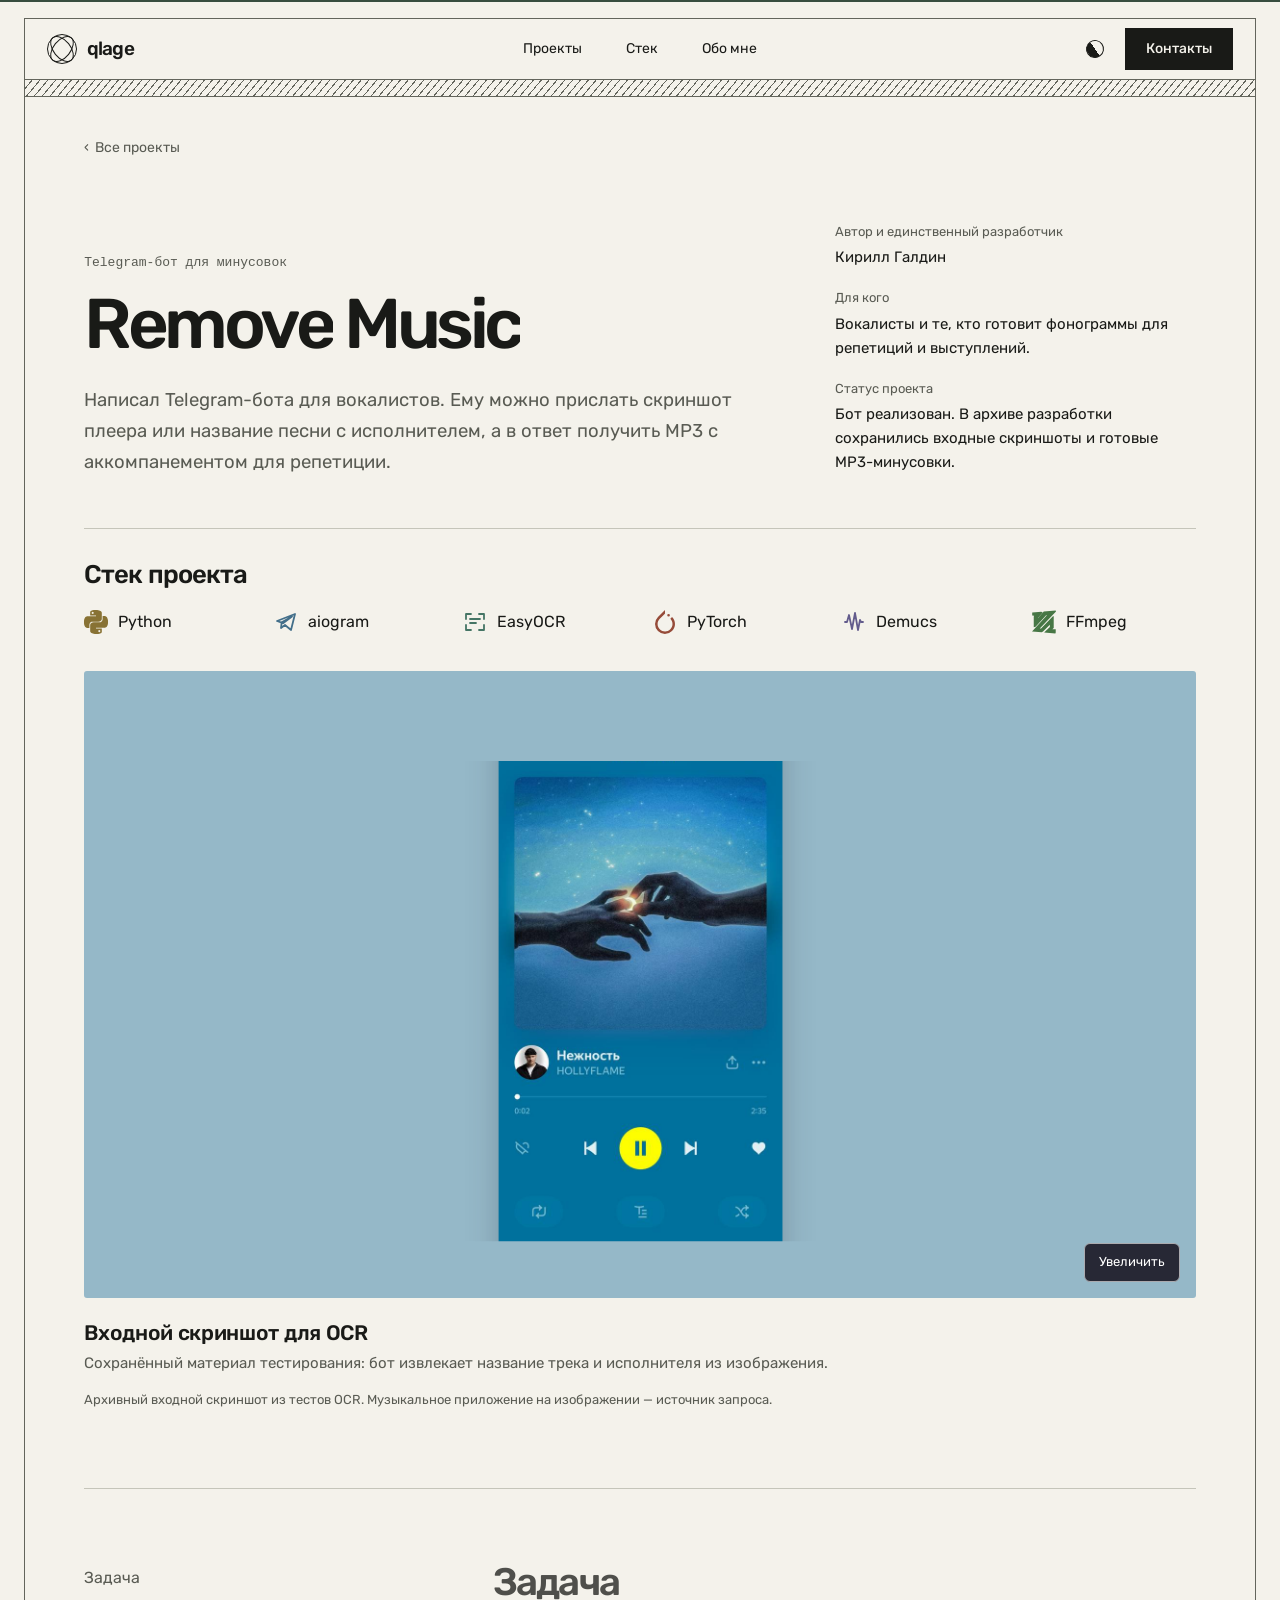
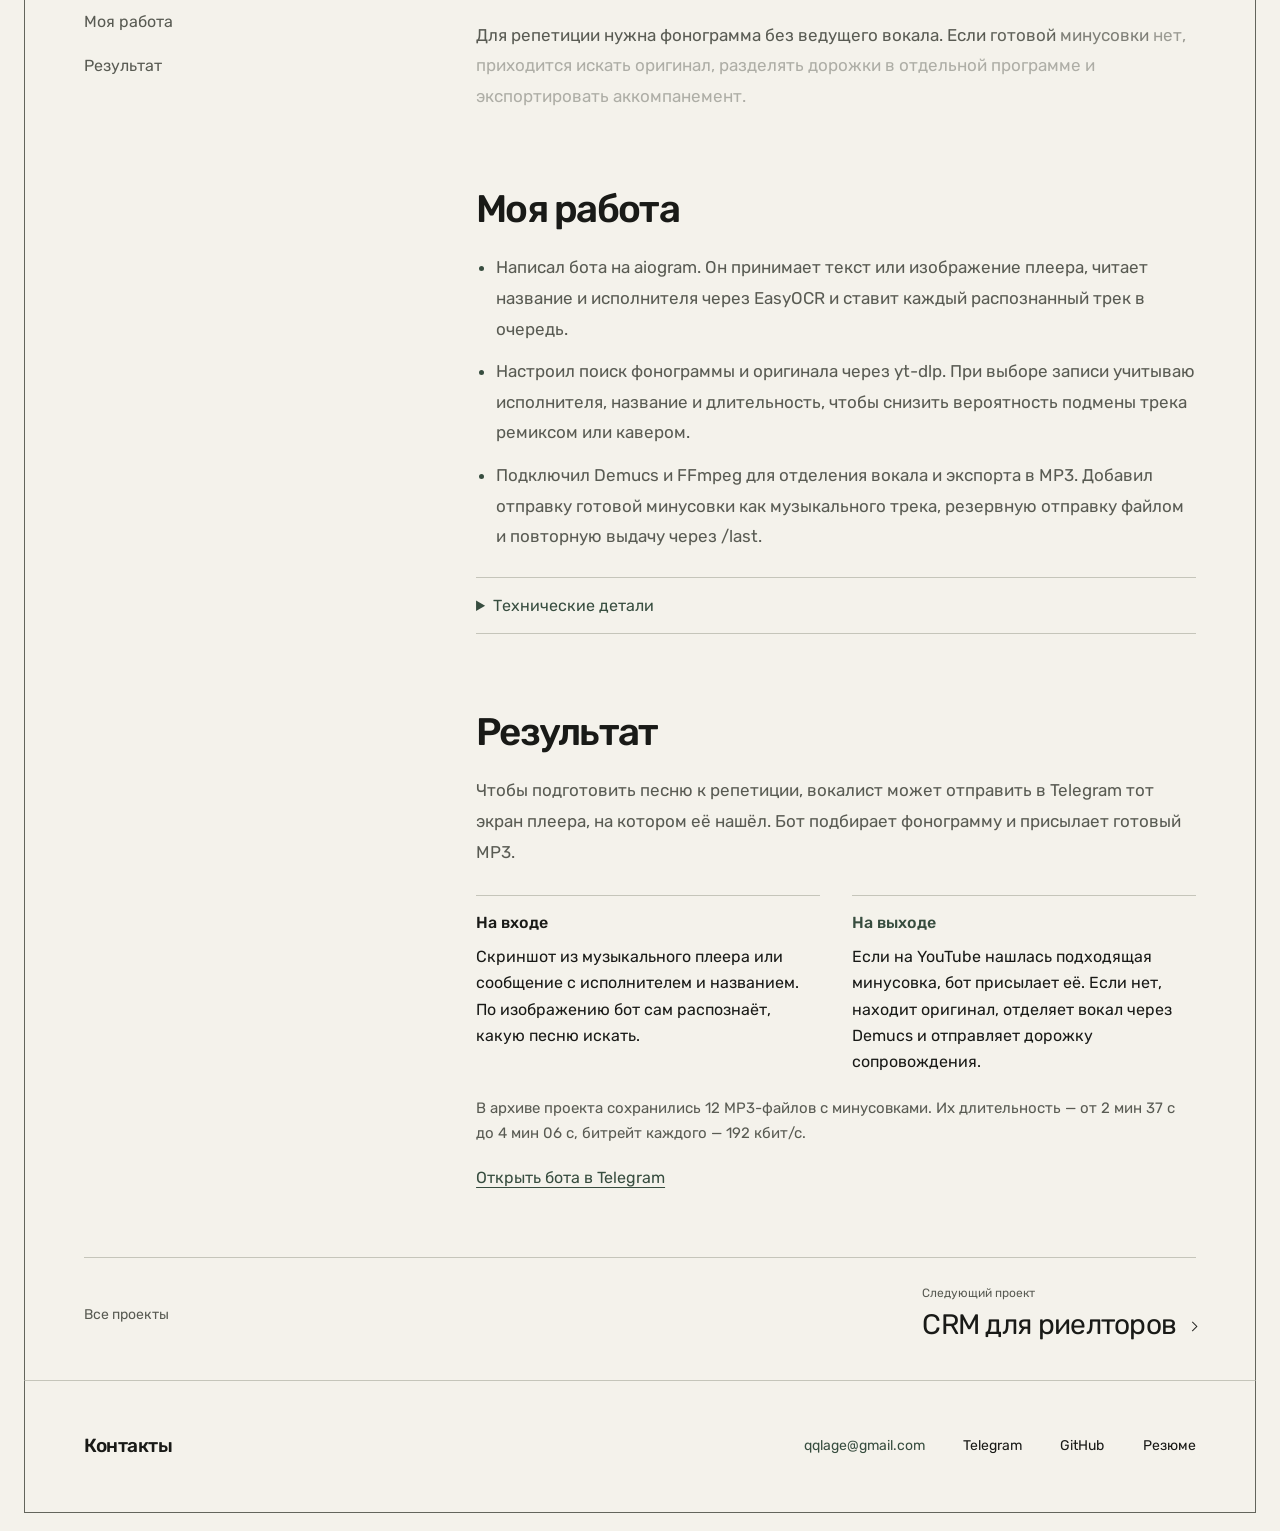
<file: case-music.html>
<!doctype html>
<html lang="ru">
<head>
  <meta charset="utf-8">
  <meta name="viewport" content="width=device-width,initial-scale=1">
  <meta name="theme-color" content="#f4f2eb">
  <script>try { if (localStorage.getItem('portfolio-theme') === 'dark') document.documentElement.dataset.theme = 'dark'; } catch {}</script>
  <meta name="description" content="Написал Telegram-бота для вокалистов. Ему можно прислать скриншот плеера или название песни с исполнителем, а в ответ получить MP3 с аккомпанементом для репетиции.">
  <title>Remove Music — Кирилл Галдин</title>
  <link rel="icon" href="icon.svg?v=13">
  <link rel="preload" href="assets/type/rubik.ttf" as="font" type="font/ttf" crossorigin>
  <link rel="stylesheet" href="design.css?v=27">
  <script defer src="site.js?v=20"></script>
</head>
<body data-page="case">
  <a class="skip" href="#main">К содержимому</a>
  <header class="mast wrap">
    <a class="brand" href="index.html" aria-label="На главную — Кирилл Галдин">
      <span class="fold" aria-hidden="true"></span>qlage
    </a>
    <nav aria-label="Основная навигация">
      <a href="index.html#work">Проекты</a>
      <a href="index.html#stack">Стек</a>
      <a href="index.html#resume">Обо мне</a>
    </nav>
    <div class="mast-actions">
      <button class="theme-switch" type="button" aria-label="Тёмная тема" aria-pressed="false" hidden><span aria-hidden="true"></span></button>
      <a class="contact-nav" href="#contact">Контакты</a>
    </div>
  </header>
  <main class="wrap" id="main">
  <a class="return" href="index.html#work">‹ &nbsp;Все проекты</a>
  <header class="case-intro">
    <div>
      <p class="profession">Telegram-бот для минусовок</p>
      <h1><span class="title-word"><span>Remove</span></span> <span class="title-word"><span>Music</span></span></h1>
      <p class="case-lead" data-enter="copy">Написал Telegram-бота для вокалистов. Ему можно прислать скриншот плеера или название песни с исполнителем, а в ответ получить MP3 с аккомпанементом для репетиции.</p>
    </div>
    <dl class="case-facts" data-enter="copy">
      <div><dt>Автор и единственный разработчик</dt><dd>Кирилл Галдин</dd></div>
      <div><dt>Для кого</dt><dd>Вокалисты и те, кто готовит фонограммы для репетиций и выступлений.</dd></div>
      <div><dt>Статус проекта</dt><dd>Бот реализован. В архиве разработки сохранились входные скриншоты и готовые MP3-минусовки.</dd></div>
    </dl>
  </header>
  <section class="case-stack" aria-labelledby="case-stack-title">
    <h2 id="case-stack-title">Стек проекта</h2>
    <ul class="tech-inline" aria-label="Технологии проекта"><li><svg class="tech-mark" aria-hidden="true" focusable="false" width="24" height="24" xmlns="http://www.w3.org/2000/svg" viewBox="0 0 24 24" fill="#F4D477"><path d="M14.25.18l.9.2.73.26.59.3.45.32.34.34.25.34.16.33.1.3.04.26.02.2-.01.13V8.5l-.05.63-.13.55-.21.46-.26.38-.3.31-.33.25-.35.19-.35.14-.33.1-.3.07-.26.04-.21.02H8.77l-.69.05-.59.14-.5.22-.41.27-.33.32-.27.35-.2.36-.15.37-.1.35-.07.32-.04.27-.02.21v3.06H3.17l-.21-.03-.28-.07-.32-.12-.35-.18-.36-.26-.36-.36-.35-.46-.32-.59-.28-.73-.21-.88-.14-1.05-.05-1.23.06-1.22.16-1.04.24-.87.32-.71.36-.57.4-.44.42-.33.42-.24.4-.16.36-.1.32-.05.24-.01h.16l.06.01h8.16v-.83H6.18l-.01-2.75-.02-.37.05-.34.11-.31.17-.28.25-.26.31-.23.38-.2.44-.18.51-.15.58-.12.64-.1.71-.06.77-.04.84-.02 1.27.05zm-6.3 1.98l-.23.33-.08.41.08.41.23.34.33.22.41.09.41-.09.33-.22.23-.34.08-.41-.08-.41-.23-.33-.33-.22-.41-.09-.41.09zm13.09 3.95l.28.06.32.12.35.18.36.27.36.35.35.47.32.59.28.73.21.88.14 1.04.05 1.23-.06 1.23-.16 1.04-.24.86-.32.71-.36.57-.4.45-.42.33-.42.24-.4.16-.36.09-.32.05-.24.02-.16-.01h-8.22v.82h5.84l.01 2.76.02.36-.05.34-.11.31-.17.29-.25.25-.31.24-.38.2-.44.17-.51.15-.58.13-.64.09-.71.07-.77.04-.84.01-1.27-.04-1.07-.14-.9-.2-.73-.25-.59-.3-.45-.33-.34-.34-.25-.34-.16-.33-.1-.3-.04-.25-.02-.2.01-.13v-5.34l.05-.64.13-.54.21-.46.26-.38.3-.32.33-.24.35-.2.35-.14.33-.1.3-.06.26-.04.21-.02.13-.01h5.84l.69-.05.59-.14.5-.21.41-.28.33-.32.27-.35.2-.36.15-.36.1-.35.07-.32.04-.28.02-.21V6.07h2.09l.14.01zm-6.47 14.25l-.23.33-.08.41.08.41.23.33.33.23.41.08.41-.08.33-.23.23-.33.08-.41-.08-.41-.23-.33-.33-.23-.41-.08-.41.08z"/></svg><span class="tech-name">Python</span></li><li><svg class="tech-mark" aria-hidden="true" focusable="false" width="24" height="24" xmlns="http://www.w3.org/2000/svg" viewBox="0 0 24 24" color="#8ACBF3" fill="none" stroke="currentColor" stroke-width="1.8" stroke-linecap="round" stroke-linejoin="round"><path d="m3 11 18-7-4 16-6-5-4 3 .7-5.6L18 6.5 9 13.2Z"/></svg><span class="tech-name">aiogram</span></li><li><svg class="tech-mark" aria-hidden="true" focusable="false" width="24" height="24" xmlns="http://www.w3.org/2000/svg" viewBox="0 0 24 24" color="#8DD5BD" fill="none" stroke="currentColor" stroke-width="1.8" stroke-linecap="round" stroke-linejoin="round"><path d="M3 9V4h5m8 0h5v5m0 6v5h-5m-8 0H3v-5m4-6h10M7 13h6"/></svg><span class="tech-name">Easy<wbr>OCR</span></li><li><svg class="tech-mark" aria-hidden="true" focusable="false" width="24" height="24" xmlns="http://www.w3.org/2000/svg" viewBox="0 0 24 24" fill="#FF9175"><path d="M12.005 0L4.952 7.053a9.865 9.865 0 000 14.022 9.866 9.866 0 0014.022 0c3.984-3.9 3.986-10.205.085-14.023l-1.744 1.743c2.904 2.905 2.904 7.634 0 10.538s-7.634 2.904-10.538 0-2.904-7.634 0-10.538l4.647-4.646.582-.665zm3.568 3.899a1.327 1.327 0 00-1.327 1.327 1.327 1.327 0 001.327 1.328A1.327 1.327 0 0016.9 5.226 1.327 1.327 0 0015.573 3.9z"/></svg><span class="tech-name">Py<wbr>Torch</span></li><li><svg class="tech-mark" aria-hidden="true" focusable="false" width="24" height="24" xmlns="http://www.w3.org/2000/svg" viewBox="0 0 24 24" color="#B6ACF4" fill="none" stroke="currentColor" stroke-width="1.8" stroke-linecap="round" stroke-linejoin="round"><path d="M3 12h2l2-7 3 14 3-16 3 17 2-10 1 2h2"/></svg><span class="tech-name">Demucs</span></li><li><svg class="tech-mark" aria-hidden="true" focusable="false" width="24" height="24" xmlns="http://www.w3.org/2000/svg" viewBox="0 0 24 24" fill="#91D88E"><path d="M21.72 17.91V6.5l-.53-.49L9.05 18.52l-1.29-.06L24 1.53l-.33-.95-11.93 1-5.75 6.6v-.23l4.7-5.39-1.38-.77-9.11.77v2.85l1.91.46v.01l.19-.01-.56.66v10.6c.609-.126 1.22-.241 1.83-.36L14.12 5.22l.83-.04L0 21.44l9.67.82 1.35-.77 6.82-6.74v2.15l-5.72 5.57 11.26.95.35-.94v-3.16l-3.29-.18c.434-.403.858-.816 1.28-1.23z"/></svg><span class="tech-name">FFmpeg</span></li></ul>
  </section>
  <section class="gallery theme-music" id="screens" aria-label="Экраны проекта">
      <a class="screen-stage" data-enter="screen" href="assets/music-input.jpg" aria-label="Открыть скриншот в полном размере">
        <img class="screen" src="assets/music-input.jpg" alt="Входной скриншот для OCR">
        <span class="expand">Увеличить</span>
      </a>
      <div class="gallery-info" data-enter="copy">
        <div aria-live="polite"><h2 class="frame-title">Входной скриншот для OCR</h2>
          <p class="frame-description">Сохранённый материал тестирования: бот извлекает название трека и исполнителя из изображения.</p></div>
        <div class="thumbs" hidden><a href="assets/music-input.jpg" class="thumb" data-label="Входной скриншот для OCR"
            data-description="Сохранённый материал тестирования: бот извлекает название трека и исполнителя из изображения." aria-label="Входной скриншот для OCR"
            aria-current="true">
            <img src="assets/music-input.jpg" alt="" loading="lazy"></a></div>
      </div>
      <p class="source">Архивный входной скриншот из тестов OCR. Музыкальное приложение на изображении — источник запроса.</p>
    </section>
    <dialog class="viewer" aria-label="Полноэкранный просмотр">
      <div class="viewer-top"><strong class="viewer-title"></strong><button class="close-view">Закрыть</button></div>
      <div class="viewer-image"><img alt=""></div>
      <div class="viewer-controls"><button class="zoom" aria-pressed="false">Оригинальный размер</button>
        <div class="paging" hidden><button class="prev" aria-label="Предыдущий скриншот">←</button>
          <span class="page-number" aria-live="polite"></span><button class="forward" aria-label="Следующий скриншот">→</button></div>
      </div>
    </dialog>
  <div class="story">
    <nav class="chapters" aria-label="Разделы кейса">
      <a href="#task">Задача</a>
      <a href="#work-done">Моя работа</a>
      <a href="#result">Результат</a>
    </nav>
    <div class="story-body">
      <section id="task"><h2 data-enter="heading">Задача</h2><p data-enter="copy">Для репетиции нужна фонограмма без ведущего вокала. Если готовой минусовки нет, приходится искать оригинал, разделять дорожки в отдельной программе и экспортировать аккомпанемент.</p></section>
      <section id="work-done">
        <h2 data-enter="heading">Моя работа</h2><ul class="work-list" data-enter="list"><li>Написал бота на aiogram. Он принимает текст или изображение плеера, читает название и исполнителя через EasyOCR и ставит каждый распознанный трек в очередь.</li><li>Настроил поиск фонограммы и оригинала через yt-dlp. При выборе записи учитываю исполнителя, название и длительность, чтобы снизить вероятность подмены трека ремиксом или кавером.</li><li>Подключил Demucs и FFmpeg для отделения вокала и экспорта в MP3. Добавил отправку готовой минусовки как музыкального трека, резервную отправку файлом и повторную выдачу через /last.</li></ul>
        <details><summary>Технические детали</summary><p>Бот сначала проверяет готовые минусовки на YouTube. Если подходящей нет, находит исходную запись и запускает Demucs. Модель htdemucs отделяет вокал от сопровождения, а бот отправляет пользователю дорожку без вокала.</p><h3>Название со скриншота</h3><p>EasyOCR читает русский и английский текст. Если на изображении распознано несколько треков, бот ставит их в очередь по отдельности.</p><h3>Готовая версия или отделение вокала</h3><p>Поиск готовой минусовки идёт первым. Если подходящей записи нет, Demucs разделяет оригинал на вокал и сопровождение. Для выдачи берётся дорожка no_vocals.</p><h3>Доставка MP3</h3><p>Бот показывает ход обработки и отправляет файл в чат. Если Telegram отклонит отправку как аудио, бот попробует передать тот же MP3 как документ.</p></details>
      </section>
      <section id="result"><h2 data-enter="heading">Результат</h2><p data-enter="copy">Чтобы подготовить песню к репетиции, вокалист может отправить в Telegram тот экран плеера, на котором её нашёл. Бот подбирает фонограмму и присылает готовый MP3.</p><dl class="comparison"><div><dt>На входе</dt><dd>Скриншот из музыкального плеера или сообщение с исполнителем и названием. По изображению бот сам распознаёт, какую песню искать.</dd></div><div><dt>На выходе</dt><dd>Если на YouTube нашлась подходящая минусовка, бот присылает её. Если нет, находит оригинал, отделяет вокал через Demucs и отправляет дорожку сопровождения.</dd></div></dl><p class="case-evidence">В архиве проекта сохранились 12 MP3-файлов с минусовками. Их длительность — от 2 мин 37 с до 4 мин 06 с, битрейт каждого — 192 кбит/с.</p><a class="bot-link" href="https://t.me/remove_music_vkrysha_bot" target="_blank" rel="noopener noreferrer">Открыть бота в Telegram</a></section>
    </div>
  </div>
  <nav class="next" aria-label="Переход между проектами">
    <a href="index.html#work">Все проекты</a>
    <a href="case-crm.html"><small>Следующий проект</small>CRM для риелторов <i class="go" aria-hidden="true"></i></a>
  </nav>
</main>

  <footer id="contact" class="wrap foot">
    <h2 data-enter="heading">Контакты</h2>
    <div class="foot-links">
      <a href="mailto:qqlage@gmail.com">qqlage@gmail.com</a>
      <a href="https://t.me/qlage" target="_blank" rel="noopener noreferrer">Telegram</a>
      <a href="https://github.com/qlage" target="_blank" rel="noopener noreferrer">GitHub</a>
      <a href="resume.html">Резюме</a>
    </div>
  </footer>
</body>
</html>
</file>
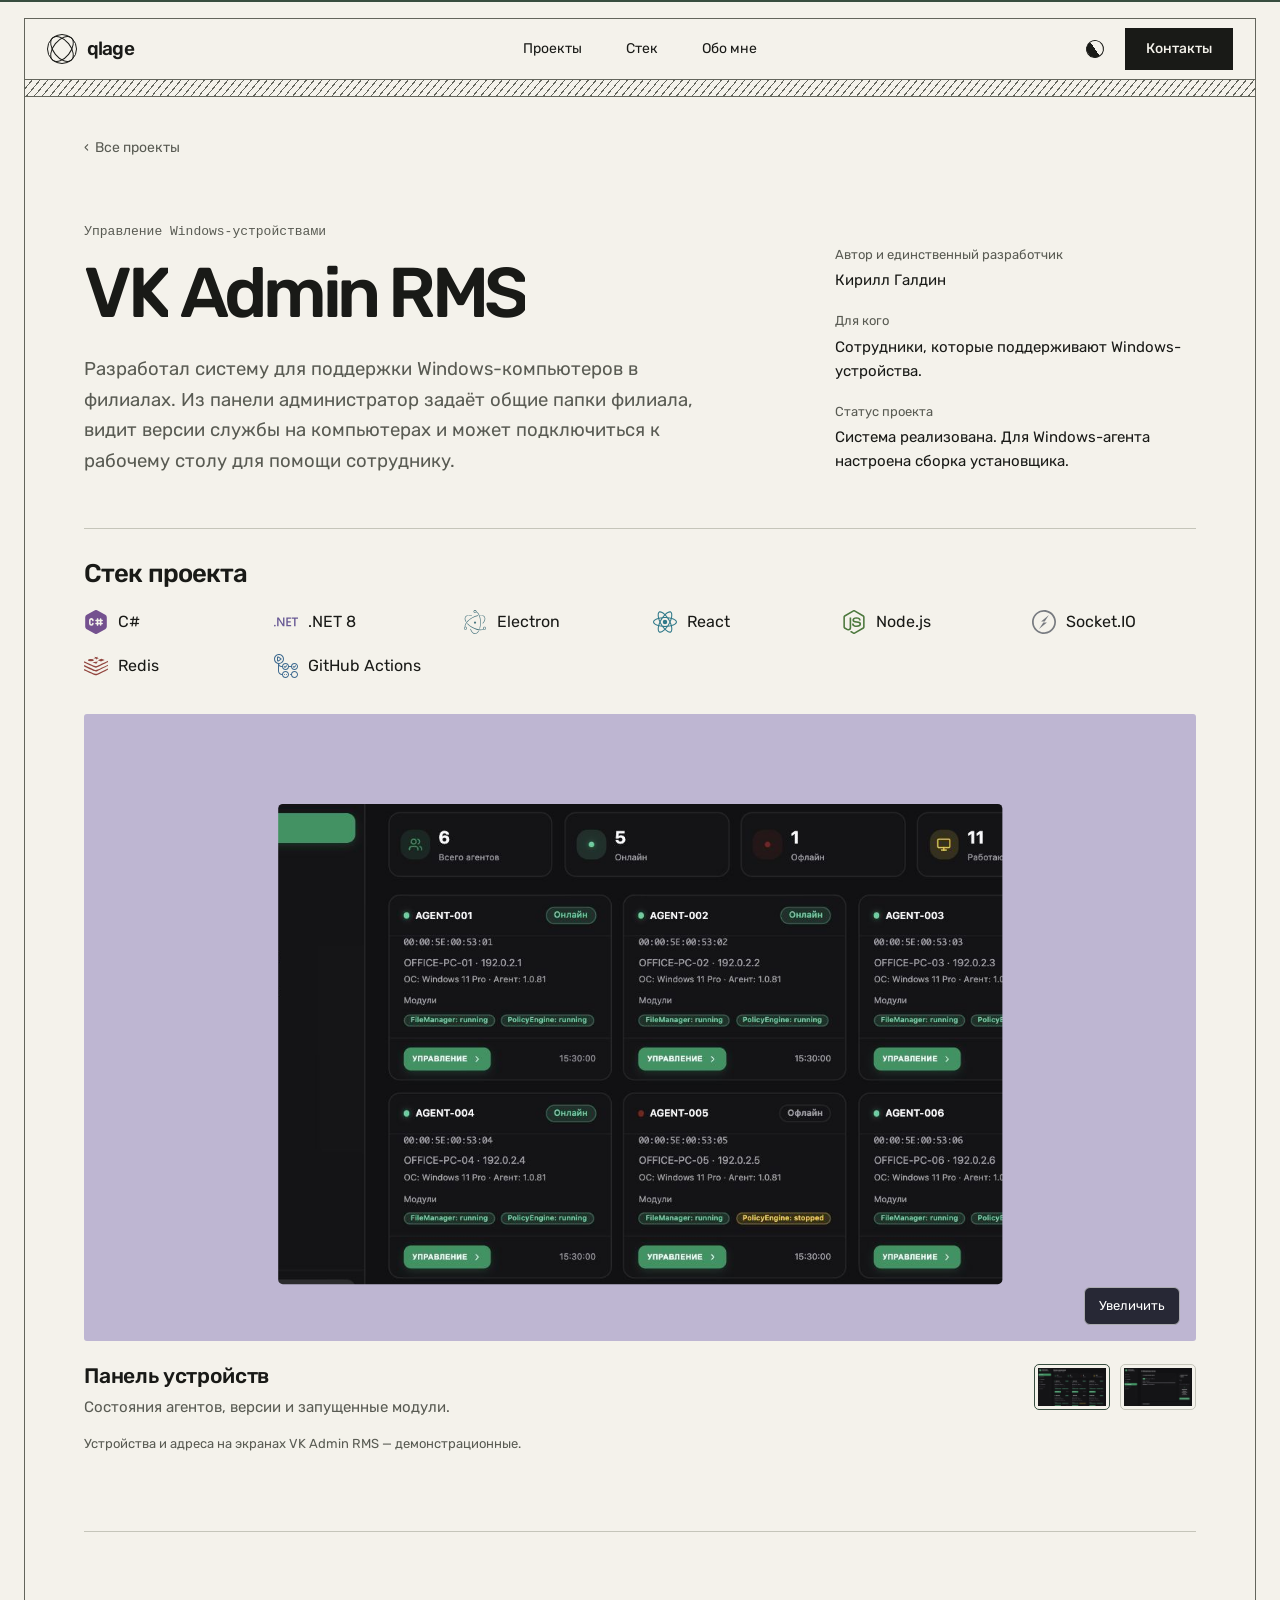
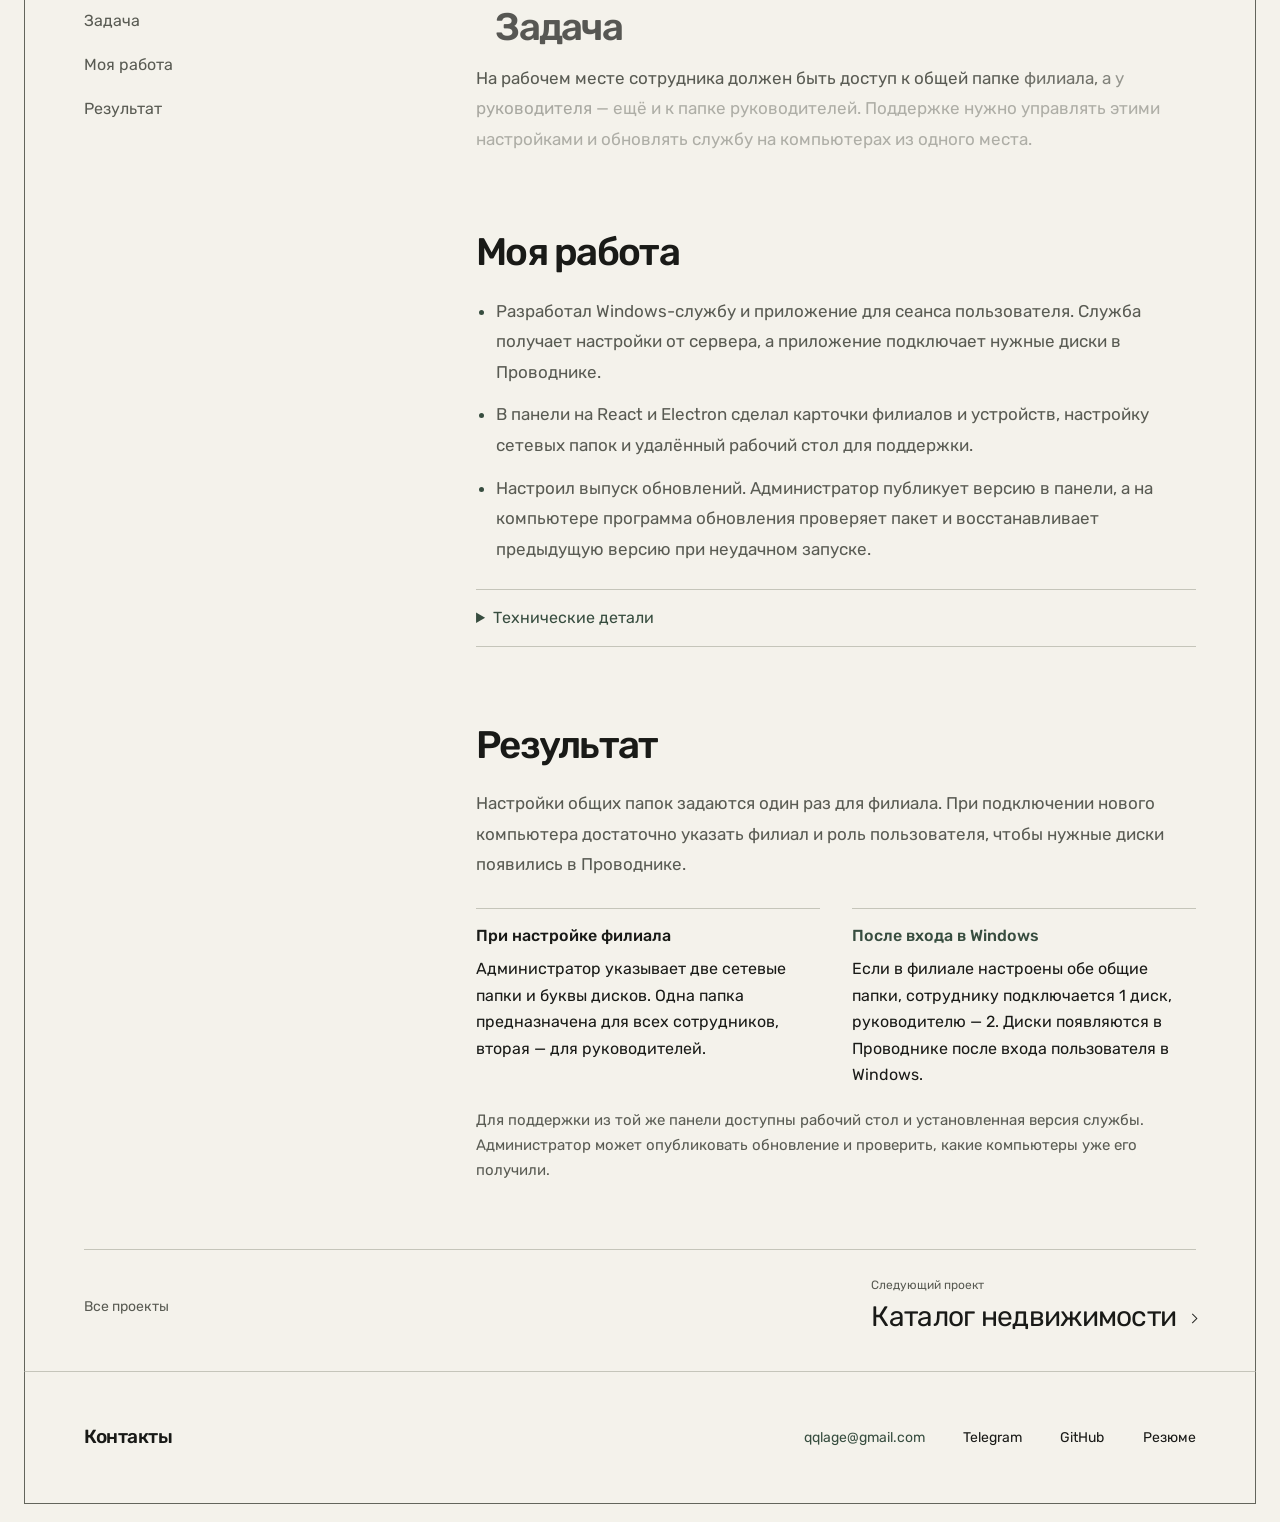
<file: case-racs.html>
<!doctype html>
<html lang="ru">
<head>
  <meta charset="utf-8">
  <meta name="viewport" content="width=device-width,initial-scale=1">
  <meta name="theme-color" content="#f4f2eb">
  <script>try { if (localStorage.getItem('portfolio-theme') === 'dark') document.documentElement.dataset.theme = 'dark'; } catch {}</script>
  <meta name="description" content="Разработал систему для поддержки Windows-компьютеров в филиалах. Из панели администратор задаёт общие папки филиала, видит версии службы на компьютерах и может подключиться к рабочему столу для помощи сотруднику.">
  <title>VK Admin RMS — Кирилл Галдин</title>
  <link rel="icon" href="icon.svg?v=13">
  <link rel="preload" href="assets/type/rubik.ttf" as="font" type="font/ttf" crossorigin>
  <link rel="stylesheet" href="design.css?v=27">
  <script defer src="site.js?v=20"></script>
</head>
<body data-page="case">
  <a class="skip" href="#main">К содержимому</a>
  <header class="mast wrap">
    <a class="brand" href="index.html" aria-label="На главную — Кирилл Галдин">
      <span class="fold" aria-hidden="true"></span>qlage
    </a>
    <nav aria-label="Основная навигация">
      <a href="index.html#work">Проекты</a>
      <a href="index.html#stack">Стек</a>
      <a href="index.html#resume">Обо мне</a>
    </nav>
    <div class="mast-actions">
      <button class="theme-switch" type="button" aria-label="Тёмная тема" aria-pressed="false" hidden><span aria-hidden="true"></span></button>
      <a class="contact-nav" href="#contact">Контакты</a>
    </div>
  </header>
  <main class="wrap" id="main">
  <a class="return" href="index.html#work">‹ &nbsp;Все проекты</a>
  <header class="case-intro">
    <div>
      <p class="profession">Управление Windows-устройствами</p>
      <h1><span class="title-word"><span>VK</span></span> <span class="title-word"><span>Admin</span></span> <span class="title-word"><span>RMS</span></span></h1>
      <p class="case-lead" data-enter="copy">Разработал систему для поддержки Windows-компьютеров в филиалах. Из панели администратор задаёт общие папки филиала, видит версии службы на компьютерах и может подключиться к рабочему столу для помощи сотруднику.</p>
    </div>
    <dl class="case-facts" data-enter="copy">
      <div><dt>Автор и единственный разработчик</dt><dd>Кирилл Галдин</dd></div>
      <div><dt>Для кого</dt><dd>Сотрудники, которые поддерживают Windows-устройства.</dd></div>
      <div><dt>Статус проекта</dt><dd>Система реализована. Для Windows-агента настроена сборка установщика.</dd></div>
    </dl>
  </header>
  <section class="case-stack" aria-labelledby="case-stack-title">
    <h2 id="case-stack-title">Стек проекта</h2>
    <ul class="tech-inline" aria-label="Технологии проекта"><li><svg class="tech-mark" aria-hidden="true" focusable="false" width="24" height="24" xmlns="http://www.w3.org/2000/svg" viewBox="0 0 24 24" fill="#CE9AF6"><path d="M1.194 7.543v8.913c0 1.103.588 2.122 1.544 2.674l7.718 4.456a3.086 3.086 0 0 0 3.088 0l7.718-4.456a3.087 3.087 0 0 0 1.544-2.674V7.543a3.084 3.084 0 0 0-1.544-2.673L13.544.414a3.086 3.086 0 0 0-3.088 0L2.738 4.87a3.085 3.085 0 0 0-1.544 2.673Zm5.403 2.914v3.087a.77.77 0 0 0 .772.772.773.773 0 0 0 .772-.772.773.773 0 0 1 1.317-.546.775.775 0 0 1 .226.546 2.314 2.314 0 1 1-4.631 0v-3.087c0-.615.244-1.203.679-1.637a2.312 2.312 0 0 1 3.274 0c.434.434.678 1.023.678 1.637a.769.769 0 0 1-.226.545.767.767 0 0 1-1.091 0 .77.77 0 0 1-.226-.545.77.77 0 0 0-.772-.772.771.771 0 0 0-.772.772Zm12.35 3.087a.77.77 0 0 1-.772.772h-.772v.772a.773.773 0 0 1-1.544 0v-.772h-1.544v.772a.773.773 0 0 1-1.317.546.775.775 0 0 1-.226-.546v-.772H12a.771.771 0 1 1 0-1.544h.772v-1.543H12a.77.77 0 1 1 0-1.544h.772v-.772a.773.773 0 0 1 1.317-.546.775.775 0 0 1 .226.546v.772h1.544v-.772a.773.773 0 0 1 1.544 0v.772h.772a.772.772 0 0 1 0 1.544h-.772v1.543h.772a.776.776 0 0 1 .772.772Zm-3.088-2.315h-1.544v1.543h1.544v-1.543Z"/></svg><span class="tech-name">C#</span></li><li><svg class="tech-mark" aria-hidden="true" focusable="false" width="24" height="24" xmlns="http://www.w3.org/2000/svg" viewBox="0 0 24 24" fill="#BEA8FF"><path d="M24 8.77h-2.468v7.565h-1.425V8.77h-2.462V7.53H24zm-6.852 7.565h-4.821V7.53h4.63v1.24h-3.205v2.494h2.953v1.234h-2.953v2.604h3.396zm-6.708 0H8.882L4.78 9.863a2.896 2.896 0 0 1-.258-.51h-.036c.032.189.048.592.048 1.21v5.772H3.157V7.53h1.659l3.965 6.32c.167.261.275.442.323.54h.024c-.04-.233-.06-.629-.06-1.185V7.529h1.372zm-8.703-.693a.868.829 0 0 1-.869.829.868.829 0 0 1-.868-.83.868.829 0 0 1 .868-.828.868.829 0 0 1 .869.829Z"/></svg><span class="tech-name">.NET 8</span></li><li><svg class="tech-mark" aria-hidden="true" focusable="false" width="24" height="24" xmlns="http://www.w3.org/2000/svg" viewBox="0 0 24 24" fill="#9CDCE9"><path d="M12.0111 0c-.85 0-1.5392.6891-1.5392 1.5392 0 .8501.6891 1.5393 1.5392 1.5393.595 0 1.11-.338 1.3662-.832 2.2208 1.2675 3.847 5.4728 3.847 10.3623 0 2.0715-.2891 4.056-.825 5.7685a.3215.3215 0 0 0 .2107.403.322.322 0 0 0 .4033-.2111c.5558-1.7763.8542-3.8251.8542-5.9604 0-5.1927-1.7717-9.686-4.3206-11.0027.001-.0223.0035-.0443.0035-.0669 0-.85-.6891-1.5392-1.5393-1.5392zm0 .6432a.896.896 0 1 1 0 1.792.896.896 0 1 1 0-1.792zm-5.486 4.3052c-2.067.0074-3.6473.6646-4.3885 1.9485-.7375 1.2774-.5267 2.971.5113 4.7813a.3217.3217 0 0 0 .558-.32C2.271 9.7274 2.089 8.266 2.6938 7.2185c.821-1.422 3.033-1.9552 5.9321-1.4271a.3216.3216 0 0 0 .1153-.6329c-.784-.1428-1.5271-.2125-2.216-.21zm11.0522.0176a.3216.3216 0 0 0-.0084.6432c1.8337.0239 3.1556.5956 3.7502 1.6256.8192 1.419.1798 3.5947-1.7182 5.837a.322.322 0 0 0 .0377.4535.3215.3215 0 0 0 .4532-.0377c2.0535-2.426 2.7708-4.8661 1.7845-6.5744-.7257-1.257-2.26-1.9207-4.299-1.9472zm-2.6984.2924a.3225.3225 0 0 0-.0647.0072c-1.8568.3979-3.8333 1.1755-5.7314 2.2714-4.5699 2.6384-7.5924 6.4948-7.3601 9.3717-.4726.2628-.7928.7664-.7928 1.3455 0 .85.6892 1.5392 1.5393 1.5392.85 0 1.5392-.6891 1.5392-1.5392 0-.8501-.6891-1.5393-1.5392-1.5393-.038 0-.0754.003-.1128.0057-.1002-2.5597 2.7434-6.1412 7.048-8.6265 1.8413-1.063 3.7551-1.8163 5.5445-2.1997a.3217.3217 0 0 0-.07-.636zm-2.8787 6.2364a1.1192 1.1192 0 0 0-.2243.0255c-.6012.1301-.983.7225-.8533 1.3238.1302.6012.7226.9832 1.3238.8533.6012-.1302.9832-.7226.8533-1.3238-.1139-.526-.5816-.8844-1.0995-.8788zM4.532 13.341a.321.321 0 0 0-.2318.0835.3214.3214 0 0 0-.0214.4542c1.2682 1.3936 2.9157 2.701 4.7946 3.7857 4.4146 2.5489 9.1056 3.2849 11.5608 1.8392a1.53 1.53 0 0 0 .8966.2899c.8501 0 1.5392-.6891 1.5392-1.5392 0-.8501-.689-1.5393-1.5392-1.5393-.85 0-1.5392.6892-1.5392 1.5393 0 .276.0737.5344.201.7584-2.2448 1.214-6.631.5002-10.7976-1.9054-1.8228-1.0524-3.418-2.3181-4.6404-3.6614a.3206.3206 0 0 0-.2226-.1049zm-2.0628 4.0172a.896.896 0 1 1 0 1.792.896.896 0 1 1 0-1.792zm19.0616 0a.896.896 0 1 1 0 1.792.891.891 0 0 1-.5864-.2194c-.0025-.004-.0039-.0083-.0066-.0123a.3195.3195 0 0 0-.0957-.0914.896.896 0 0 1 .6887-1.4689zm-14.0045 1.368a.3215.3215 0 0 0-.3207.4296C8.2793 22.154 10.036 24 12.0111 24c1.4406 0 2.7735-.9822 3.8128-2.711a.3215.3215 0 0 0-.11-.4413.3219.3219 0 0 0-.4415.11c-.934 1.5537-2.0812 2.399-3.2613 2.399-1.6407 0-3.2075-1.6465-4.2-4.4179a.3216.3216 0 0 0-.2848-.2126z"/></svg><span class="tech-name">Electron</span></li><li><svg class="tech-mark" aria-hidden="true" focusable="false" width="24" height="24" xmlns="http://www.w3.org/2000/svg" viewBox="0 0 24 24" fill="#6EDBF3"><path d="M14.23 12.004a2.236 2.236 0 0 1-2.235 2.236 2.236 2.236 0 0 1-2.236-2.236 2.236 2.236 0 0 1 2.235-2.236 2.236 2.236 0 0 1 2.236 2.236zm2.648-10.69c-1.346 0-3.107.96-4.888 2.622-1.78-1.653-3.542-2.602-4.887-2.602-.41 0-.783.093-1.106.278-1.375.793-1.683 3.264-.973 6.365C1.98 8.917 0 10.42 0 12.004c0 1.59 1.99 3.097 5.043 4.03-.704 3.113-.39 5.588.988 6.38.32.187.69.275 1.102.275 1.345 0 3.107-.96 4.888-2.624 1.78 1.654 3.542 2.603 4.887 2.603.41 0 .783-.09 1.106-.275 1.374-.792 1.683-3.263.973-6.365C22.02 15.096 24 13.59 24 12.004c0-1.59-1.99-3.097-5.043-4.032.704-3.11.39-5.587-.988-6.38-.318-.184-.688-.277-1.092-.278zm-.005 1.09v.006c.225 0 .406.044.558.127.666.382.955 1.835.73 3.704-.054.46-.142.945-.25 1.44-.96-.236-2.006-.417-3.107-.534-.66-.905-1.345-1.727-2.035-2.447 1.592-1.48 3.087-2.292 4.105-2.295zm-9.77.02c1.012 0 2.514.808 4.11 2.28-.686.72-1.37 1.537-2.02 2.442-1.107.117-2.154.298-3.113.538-.112-.49-.195-.964-.254-1.42-.23-1.868.054-3.32.714-3.707.19-.09.4-.127.563-.132zm4.882 3.05c.455.468.91.992 1.36 1.564-.44-.02-.89-.034-1.345-.034-.46 0-.915.01-1.36.034.44-.572.895-1.096 1.345-1.565zM12 8.1c.74 0 1.477.034 2.202.093.406.582.802 1.203 1.183 1.86.372.64.71 1.29 1.018 1.946-.308.655-.646 1.31-1.013 1.95-.38.66-.773 1.288-1.18 1.87-.728.063-1.466.098-2.21.098-.74 0-1.477-.035-2.202-.093-.406-.582-.802-1.204-1.183-1.86-.372-.64-.71-1.29-1.018-1.946.303-.657.646-1.313 1.013-1.954.38-.66.773-1.286 1.18-1.868.728-.064 1.466-.098 2.21-.098zm-3.635.254c-.24.377-.48.763-.704 1.16-.225.39-.435.782-.635 1.174-.265-.656-.49-1.31-.676-1.947.64-.15 1.315-.283 2.015-.386zm7.26 0c.695.103 1.365.23 2.006.387-.18.632-.405 1.282-.66 1.933-.2-.39-.41-.783-.64-1.174-.225-.392-.465-.774-.705-1.146zm3.063.675c.484.15.944.317 1.375.498 1.732.74 2.852 1.708 2.852 2.476-.005.768-1.125 1.74-2.857 2.475-.42.18-.88.342-1.355.493-.28-.958-.646-1.956-1.1-2.98.45-1.017.81-2.01 1.085-2.964zm-13.395.004c.278.96.645 1.957 1.1 2.98-.45 1.017-.812 2.01-1.086 2.964-.484-.15-.944-.318-1.37-.5-1.732-.737-2.852-1.706-2.852-2.474 0-.768 1.12-1.742 2.852-2.476.42-.18.88-.342 1.356-.494zm11.678 4.28c.265.657.49 1.312.676 1.948-.64.157-1.316.29-2.016.39.24-.375.48-.762.705-1.158.225-.39.435-.788.636-1.18zm-9.945.02c.2.392.41.783.64 1.175.23.39.465.772.705 1.143-.695-.102-1.365-.23-2.006-.386.18-.63.406-1.282.66-1.933zM17.92 16.32c.112.493.2.968.254 1.423.23 1.868-.054 3.32-.714 3.708-.147.09-.338.128-.563.128-1.012 0-2.514-.807-4.11-2.28.686-.72 1.37-1.536 2.02-2.44 1.107-.118 2.154-.3 3.113-.54zm-11.83.01c.96.234 2.006.415 3.107.532.66.905 1.345 1.727 2.035 2.446-1.595 1.483-3.092 2.295-4.11 2.295-.22-.005-.406-.05-.553-.132-.666-.38-.955-1.834-.73-3.703.054-.46.142-.944.25-1.438zm4.56.64c.44.02.89.034 1.345.034.46 0 .915-.01 1.36-.034-.44.572-.895 1.095-1.345 1.565-.455-.47-.91-.993-1.36-1.565z"/></svg><span class="tech-name">React</span></li><li><svg class="tech-mark" aria-hidden="true" focusable="false" width="24" height="24" xmlns="http://www.w3.org/2000/svg" viewBox="0 0 24 24" fill="#98D981"><path d="M11.998,24c-0.321,0-0.641-0.084-0.922-0.247l-2.936-1.737c-0.438-0.245-0.224-0.332-0.08-0.383 c0.585-0.203,0.703-0.25,1.328-0.604c0.065-0.037,0.151-0.023,0.218,0.017l2.256,1.339c0.082,0.045,0.197,0.045,0.272,0l8.795-5.076 c0.082-0.047,0.134-0.141,0.134-0.238V6.921c0-0.099-0.053-0.192-0.137-0.242l-8.791-5.072c-0.081-0.047-0.189-0.047-0.271,0 L3.075,6.68C2.99,6.729,2.936,6.825,2.936,6.921v10.15c0,0.097,0.054,0.189,0.139,0.235l2.409,1.392 c1.307,0.654,2.108-0.116,2.108-0.89V7.787c0-0.142,0.114-0.253,0.256-0.253h1.115c0.139,0,0.255,0.112,0.255,0.253v10.021 c0,1.745-0.95,2.745-2.604,2.745c-0.508,0-0.909,0-2.026-0.551L2.28,18.675c-0.57-0.329-0.922-0.945-0.922-1.604V6.921 c0-0.659,0.353-1.275,0.922-1.603l8.795-5.082c0.557-0.315,1.296-0.315,1.848,0l8.794,5.082c0.57,0.329,0.924,0.944,0.924,1.603 v10.15c0,0.659-0.354,1.273-0.924,1.604l-8.794,5.078C12.643,23.916,12.324,24,11.998,24z M19.099,13.993 c0-1.9-1.284-2.406-3.987-2.763c-2.731-0.361-3.009-0.548-3.009-1.187c0-0.528,0.235-1.233,2.258-1.233 c1.807,0,2.473,0.389,2.747,1.607c0.024,0.115,0.129,0.199,0.247,0.199h1.141c0.071,0,0.138-0.031,0.186-0.081 c0.048-0.054,0.074-0.123,0.067-0.196c-0.177-2.098-1.571-3.076-4.388-3.076c-2.508,0-4.004,1.058-4.004,2.833 c0,1.925,1.488,2.457,3.895,2.695c2.88,0.282,3.103,0.703,3.103,1.269c0,0.983-0.789,1.402-2.642,1.402 c-2.327,0-2.839-0.584-3.011-1.742c-0.02-0.124-0.126-0.215-0.253-0.215h-1.137c-0.141,0-0.254,0.112-0.254,0.253 c0,1.482,0.806,3.248,4.655,3.248C17.501,17.007,19.099,15.91,19.099,13.993z"/></svg><span class="tech-name">Node.js</span></li><li><svg class="tech-mark" aria-hidden="true" focusable="false" width="24" height="24" xmlns="http://www.w3.org/2000/svg" viewBox="0 0 24 24" fill="#DFE4EC"><path d="M11.9362.0137a12.1694 12.1694 0 00-2.9748.378C4.2816 1.5547.5678 5.7944.0918 10.6012c-.59 4.5488 1.7079 9.2856 5.6437 11.6345 3.8608 2.4179 9.0926 2.3199 12.8734-.223 3.3969-2.206 5.5118-6.2277 5.3858-10.2845-.058-4.0159-2.31-7.9167-5.7588-9.9796C16.354.5876 14.1431.0047 11.9362.0137zm-.063 1.696c4.9448-.007 9.7886 3.8137 10.2815 8.9245.945 5.6597-3.7528 11.4125-9.4875 11.5795-5.4538.544-10.7245-4.0798-10.8795-9.5566-.407-4.4338 2.5159-8.8346 6.6977-10.2995a9.1126 9.1126 0 013.3878-.647zm5.0908 3.2248c-2.6869 2.0849-5.2598 4.3078-7.8886 6.4567 1.2029.017 2.4118.016 3.6208.01 1.41-2.165 2.8589-4.3008 4.2678-6.4667zm-5.6647 7.6536c-1.41 2.166-2.86 4.3088-4.2699 6.4737 2.693-2.0799 5.2548-4.3198 7.9017-6.4557a255.4132 255.4132 0 00-3.6318-.018z"/></svg><span class="tech-name">Socket.IO</span></li><li><svg class="tech-mark" aria-hidden="true" focusable="false" width="24" height="24" xmlns="http://www.w3.org/2000/svg" viewBox="0 0 24 24" fill="#F7857B"><path d="M10.5 2.661l.54.997-1.797.644 2.409.218.748 1.246.467-1.121 2.077-.208-1.61-.613.426-1.017-1.578.519zm6.905 2.077L13.76 6.182l3.292 1.298.353-.146 3.293-1.298zm-10.51.312a2.97 1.153 0 0 0-2.97 1.152 2.97 1.153 0 0 0 2.97 1.153 2.97 1.153 0 0 0 2.97-1.153 2.97 1.153 0 0 0-2.97-1.152zM24 6.805s-8.983 4.278-10.395 4.953c-1.226.561-1.901.561-3.261.094C8.318 11.022 0 7.241 0 7.241v1.038c0 .24.332.499.966.8 1.277.613 8.34 3.677 9.45 4.206 1.112.53 1.9.54 3.313-.197 1.412-.738 8.049-3.905 9.326-4.57.654-.342.945-.602.945-.84zm-10.042.602L8.39 8.26l3.884 1.61zM24 10.637s-8.983 4.279-10.395 4.954c-1.226.56-1.901.56-3.261.093C8.318 14.854 0 11.074 0 11.074v1.038c0 .238.332.498.966.8 1.277.612 8.34 3.676 9.45 4.205 1.112.53 1.9.54 3.313-.197 1.412-.737 8.049-3.905 9.326-4.57.654-.332.945-.602.945-.84zm0 3.842l-10.395 4.954c-1.226.56-1.901.56-3.261.094C8.318 18.696 0 14.916 0 14.916v1.038c0 .239.332.499.966.8 1.277.613 8.34 3.676 9.45 4.206 1.112.53 1.9.54 3.313-.198 1.412-.737 8.049-3.904 9.326-4.569.654-.343.945-.613.945-.841z"/></svg><span class="tech-name">Redis</span></li><li><svg class="tech-mark" aria-hidden="true" focusable="false" width="24" height="24" xmlns="http://www.w3.org/2000/svg" viewBox="0 0 24 24" fill="#83C4FA"><path d="M10.984 13.836a.5.5 0 0 1-.353-.146l-.745-.743a.5.5 0 1 1 .706-.708l.392.391 1.181-1.18a.5.5 0 0 1 .708.707l-1.535 1.533a.504.504 0 0 1-.354.146zm9.353-.147l1.534-1.532a.5.5 0 0 0-.707-.707l-1.181 1.18-.392-.391a.5.5 0 1 0-.706.708l.746.743a.497.497 0 0 0 .706-.001zM4.527 7.452l2.557-1.585A1 1 0 0 0 7.09 4.17L4.533 2.56A1 1 0 0 0 3 3.406v3.196a1.001 1.001 0 0 0 1.527.85zm2.03-2.436L4 6.602V3.406l2.557 1.61zM24 12.5c0 1.93-1.57 3.5-3.5 3.5a3.503 3.503 0 0 1-3.46-3h-2.08a3.503 3.503 0 0 1-3.46 3 3.502 3.502 0 0 1-3.46-3h-.558c-.972 0-1.85-.399-2.482-1.042V17c0 1.654 1.346 3 3 3h.04c.244-1.693 1.7-3 3.46-3 1.93 0 3.5 1.57 3.5 3.5S13.43 24 11.5 24a3.502 3.502 0 0 1-3.46-3H8c-2.206 0-4-1.794-4-4V9.899A5.008 5.008 0 0 1 0 5c0-2.757 2.243-5 5-5s5 2.243 5 5a5.005 5.005 0 0 1-4.952 4.998A2.482 2.482 0 0 0 7.482 12h.558c.244-1.693 1.7-3 3.46-3a3.502 3.502 0 0 1 3.46 3h2.08a3.503 3.503 0 0 1 3.46-3c1.93 0 3.5 1.57 3.5 3.5zm-15 8c0 1.378 1.122 2.5 2.5 2.5s2.5-1.122 2.5-2.5-1.122-2.5-2.5-2.5S9 19.122 9 20.5zM5 9c2.206 0 4-1.794 4-4S7.206 1 5 1 1 2.794 1 5s1.794 4 4 4zm9 3.5c0-1.378-1.122-2.5-2.5-2.5S9 11.122 9 12.5s1.122 2.5 2.5 2.5 2.5-1.122 2.5-2.5zm9 0c0-1.378-1.122-2.5-2.5-2.5S18 11.122 18 12.5s1.122 2.5 2.5 2.5 2.5-1.122 2.5-2.5zm-13 8a.5.5 0 1 0 1 0 .5.5 0 0 0-1 0zm2 0a.5.5 0 1 0 1 0 .5.5 0 0 0-1 0zm12 0c0 1.93-1.57 3.5-3.5 3.5a3.503 3.503 0 0 1-3.46-3.002c-.007.001-.013.005-.021.005l-.506.017h-.017a.5.5 0 0 1-.016-.999l.506-.017c.018-.002.035.006.052.007A3.503 3.503 0 0 1 20.5 17c1.93 0 3.5 1.57 3.5 3.5zm-1 0c0-1.378-1.122-2.5-2.5-2.5S18 19.122 18 20.5s1.122 2.5 2.5 2.5 2.5-1.122 2.5-2.5z"/></svg><span class="tech-name">Git<wbr>Hub Actions</span></li></ul>
  </section>
  <section class="gallery theme-racs" id="screens" aria-label="Экраны проекта">
      <a class="screen-stage" data-enter="screen" href="assets/racs-dashboard.jpg" aria-label="Открыть скриншот в полном размере">
        <img class="screen" src="assets/racs-dashboard.jpg" alt="Панель устройств">
        <span class="expand">Увеличить</span>
      </a>
      <div class="gallery-info" data-enter="copy">
        <div aria-live="polite"><h2 class="frame-title">Панель устройств</h2>
          <p class="frame-description">Состояния агентов, версии и запущенные модули.</p></div>
        <div class="thumbs"><a href="assets/racs-dashboard.jpg" class="thumb" data-label="Панель устройств"
            data-description="Состояния агентов, версии и запущенные модули." aria-label="Панель устройств"
            aria-current="true">
            <img src="assets/racs-dashboard.jpg" alt="" loading="lazy"></a><a href="assets/racs-updates.jpg" class="thumb" data-label="Обновления агентов"
            data-description="Текущая версия, история релизов и управление обновлением." aria-label="Обновления агентов"
            >
            <img src="assets/racs-updates.jpg" alt="" loading="lazy"></a></div>
      </div>
      <p class="source">Устройства и адреса на экранах VK Admin RMS — демонстрационные.</p>
    </section>
    <dialog class="viewer" aria-label="Полноэкранный просмотр">
      <div class="viewer-top"><strong class="viewer-title"></strong><button class="close-view">Закрыть</button></div>
      <div class="viewer-image"><img alt=""></div>
      <div class="viewer-controls"><button class="zoom" aria-pressed="false">Оригинальный размер</button>
        <div class="paging"><button class="prev" aria-label="Предыдущий скриншот">←</button>
          <span class="page-number" aria-live="polite"></span><button class="forward" aria-label="Следующий скриншот">→</button></div>
      </div>
    </dialog>
  <div class="story">
    <nav class="chapters" aria-label="Разделы кейса">
      <a href="#task">Задача</a>
      <a href="#work-done">Моя работа</a>
      <a href="#result">Результат</a>
    </nav>
    <div class="story-body">
      <section id="task"><h2 data-enter="heading">Задача</h2><p data-enter="copy">На рабочем месте сотрудника должен быть доступ к общей папке филиала, а у руководителя — ещё и к папке руководителей. Поддержке нужно управлять этими настройками и обновлять службу на компьютерах из одного места.</p></section>
      <section id="work-done">
        <h2 data-enter="heading">Моя работа</h2><ul class="work-list" data-enter="list"><li>Разработал Windows-службу и приложение для сеанса пользователя. Служба получает настройки от сервера, а приложение подключает нужные диски в Проводнике.</li><li>В панели на React и Electron сделал карточки филиалов и устройств, настройку сетевых папок и удалённый рабочий стол для поддержки.</li><li>Настроил выпуск обновлений. Администратор публикует версию в панели, а на компьютере программа обновления проверяет пакет и восстанавливает предыдущую версию при неудачном запуске.</li></ul>
        <details><summary>Технические детали</summary><p>Для службы Windows выбрал .NET, для сервера — Node.js, для панели администратора — Electron. Связал их через Socket.IO, чтобы панель получала текущее состояние устройств.</p><h3>Агент как Windows-служба</h3><p>Фоновый процесс сообщает состояние устройства и выполняет команды управления файлами и процессами.</p><h3>Управление с desktop-клиента</h3><p>React и Electron объединяют список устройств, филиалы, политики, установщики и версии.</p><h3>Жизненный цикл поставки</h3><p>MSI-установщик, служба обновления и проверка SHA256 перед заменой версии.</p></details>
      </section>
      <section id="result"><h2 data-enter="heading">Результат</h2><p data-enter="copy">Настройки общих папок задаются один раз для филиала. При подключении нового компьютера достаточно указать филиал и роль пользователя, чтобы нужные диски появились в Проводнике.</p><dl class="comparison"><div><dt>При настройке филиала</dt><dd>Администратор указывает две сетевые папки и буквы дисков. Одна папка предназначена для всех сотрудников, вторая — для руководителей.</dd></div><div><dt>После входа в Windows</dt><dd>Если в филиале настроены обе общие папки, сотруднику подключается 1 диск, руководителю — 2. Диски появляются в Проводнике после входа пользователя в Windows.</dd></div></dl><p class="case-evidence">Для поддержки из той же панели доступны рабочий стол и установленная версия службы. Администратор может опубликовать обновление и проверить, какие компьютеры уже его получили.</p></section>
    </div>
  </div>
  <nav class="next" aria-label="Переход между проектами">
    <a href="index.html#work">Все проекты</a>
    <a href="case-estate.html"><small>Следующий проект</small>Каталог недвижимости <i class="go" aria-hidden="true"></i></a>
  </nav>
</main>

  <footer id="contact" class="wrap foot">
    <h2 data-enter="heading">Контакты</h2>
    <div class="foot-links">
      <a href="mailto:qqlage@gmail.com">qqlage@gmail.com</a>
      <a href="https://t.me/qlage" target="_blank" rel="noopener noreferrer">Telegram</a>
      <a href="https://github.com/qlage" target="_blank" rel="noopener noreferrer">GitHub</a>
      <a href="resume.html">Резюме</a>
    </div>
  </footer>
</body>
</html>
</file>
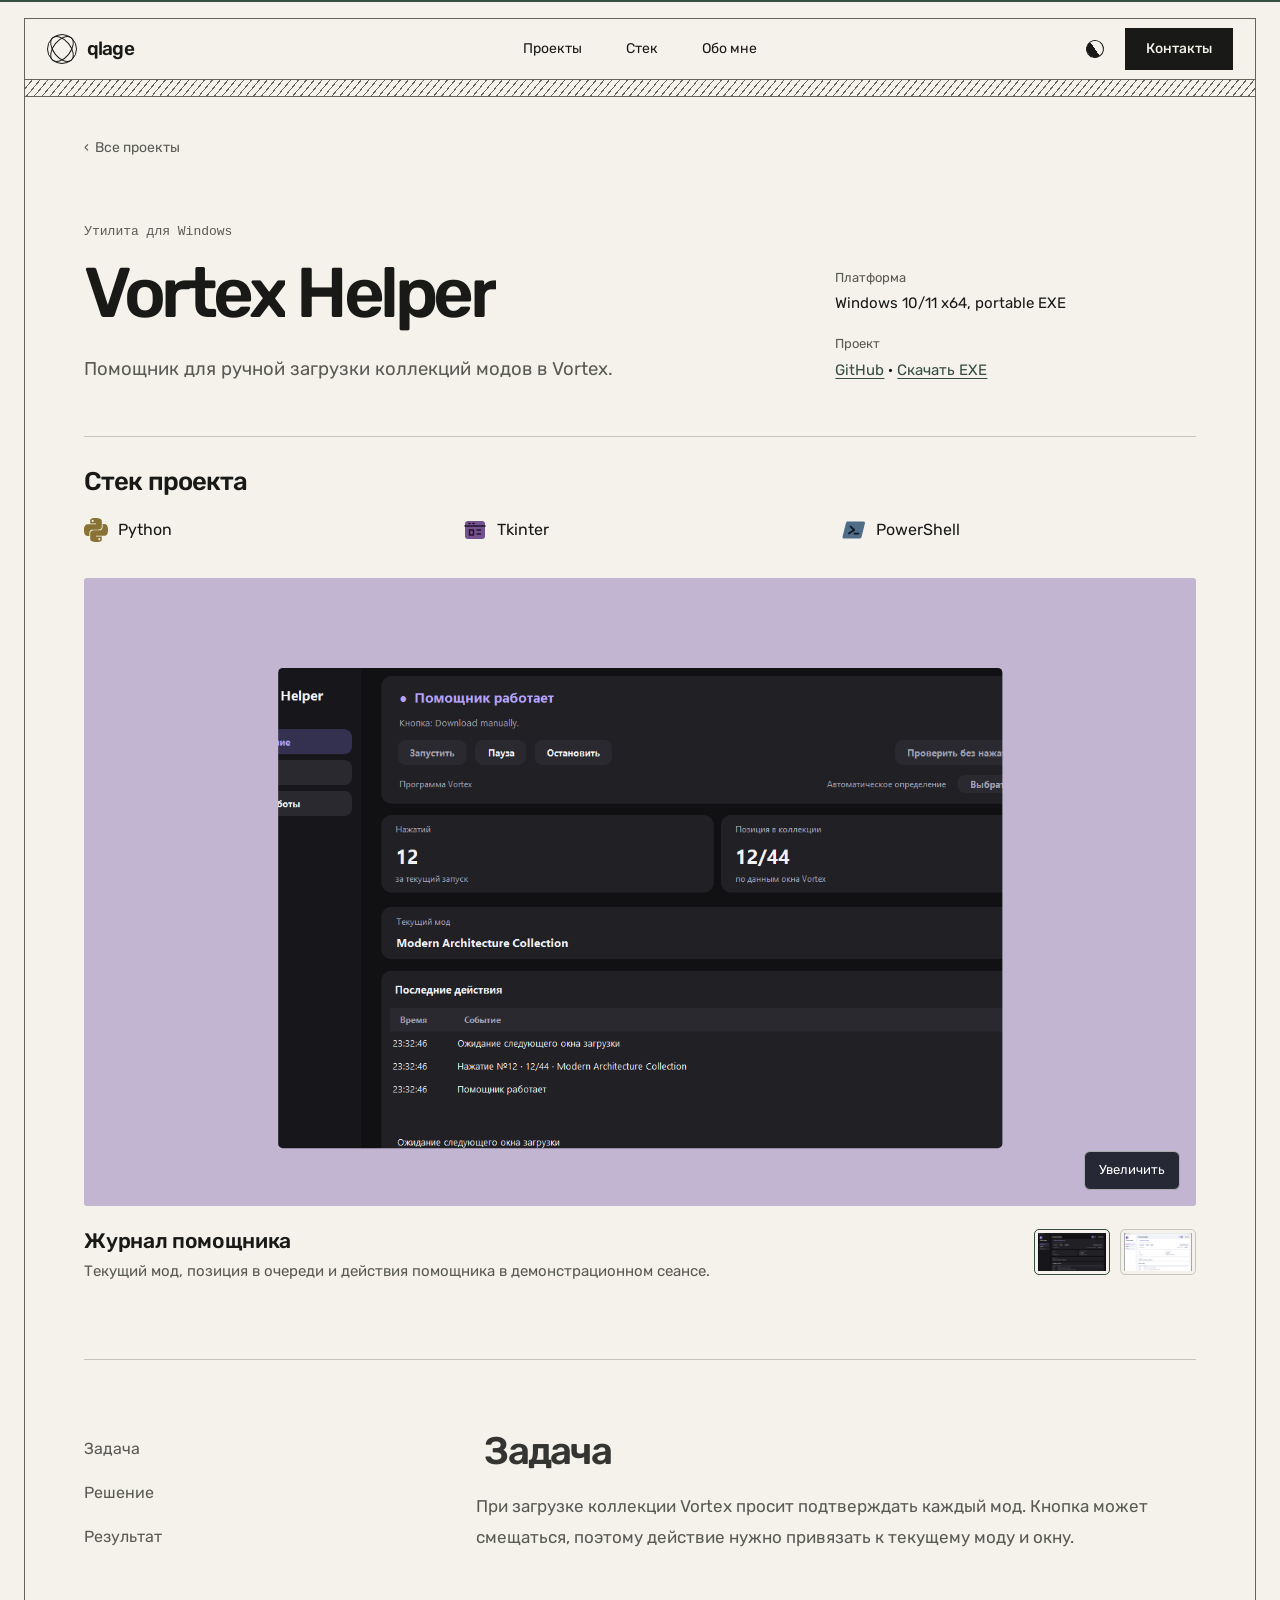
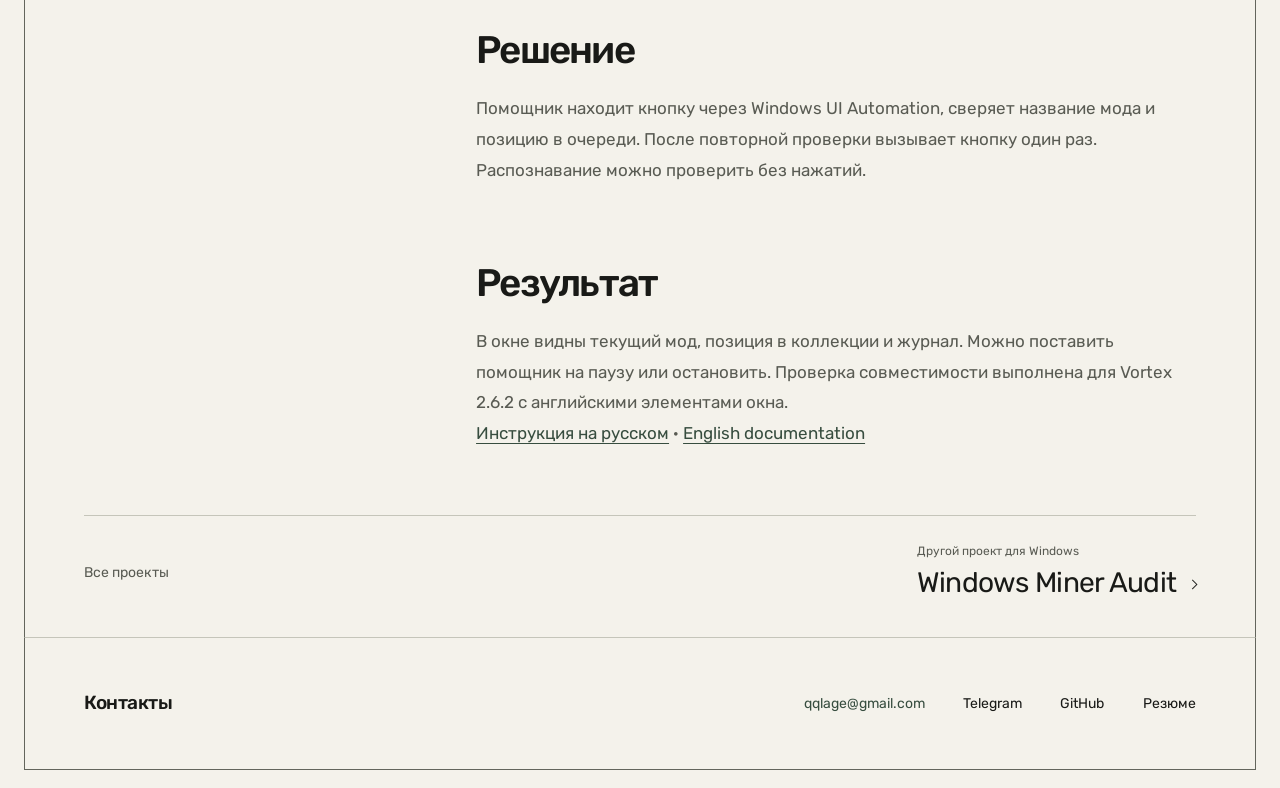
<file: case-vortex-helper.html>
<!doctype html>
<html lang="ru">
<head>
  <meta charset="utf-8">
  <meta name="viewport" content="width=device-width,initial-scale=1">
  <meta name="theme-color" content="#f4f2eb">
  <script>try { if (localStorage.getItem('portfolio-theme') === 'dark') document.documentElement.dataset.theme = 'dark'; } catch {}</script>
  <meta name="description" content="Помощник для ручной загрузки коллекций модов в Vortex.">
  <title>Vortex Helper — Кирилл Галдин</title>
  <link rel="icon" href="icon.svg?v=13">
  <link rel="preload" href="assets/type/rubik.ttf" as="font" type="font/ttf" crossorigin>
  <link rel="stylesheet" href="design.css?v=28">
  <script defer src="site.js?v=20"></script>
</head>
<body data-page="case">
  <a class="skip" href="#main">К содержимому</a>
  <header class="mast wrap">
    <a class="brand" href="index.html" aria-label="На главную — Кирилл Галдин">
      <span class="fold" aria-hidden="true"></span>qlage
    </a>
    <nav aria-label="Основная навигация">
      <a href="index.html#work">Проекты</a>
      <a href="index.html#stack">Стек</a>
      <a href="index.html#resume">Обо мне</a>
    </nav>
    <div class="mast-actions">
      <button class="theme-switch" type="button" aria-label="Тёмная тема" aria-pressed="false" hidden><span aria-hidden="true"></span></button>
      <a class="contact-nav" href="#contact">Контакты</a>
    </div>
  </header>
  <main class="wrap" id="main">
    <a class="return" href="index.html#work">‹ &nbsp;Все проекты</a>
    <header class="case-intro">
      <div>
        <p class="profession">Утилита для Windows</p>
        <h1><span class="title-word"><span>Vortex</span></span> <span class="title-word"><span>Helper</span></span></h1>
        <p class="case-lead" data-enter="copy">Помощник для ручной загрузки коллекций модов в Vortex.</p>
      </div>
      <dl class="case-facts" data-enter="copy">
        <div><dt>Платформа</dt><dd>Windows 10/11 x64, portable EXE</dd></div>
        <div><dt>Проект</dt><dd><a class="bot-link" href="https://github.com/qLage/vortex-download-helper">GitHub</a> · <a class="bot-link" href="https://github.com/qLage/vortex-download-helper/releases/latest/download/VortexDownloadHelper.exe">Скачать EXE</a></dd></div>
      </dl>
    </header>
    <section class="case-stack" aria-labelledby="case-stack-title">
      <h2 id="case-stack-title">Стек проекта</h2>
      <ul class="tech-inline" aria-label="Технологии проекта">
        <li><img class="tech-mark" src="assets/tech/python.svg" width="24" height="24" alt=""><span class="tech-name">Python</span></li>
        <li><img class="tech-mark" src="assets/tech/tkinter.svg" width="24" height="24" alt=""><span class="tech-name">Tkinter</span></li>
        <li><img class="tech-mark" src="assets/tech/powershell.svg" width="24" height="24" alt=""><span class="tech-name">PowerShell</span></li>
      </ul>
    </section>
    <section class="gallery theme-vortex-helper" aria-label="Экраны проекта">
      <a class="screen-stage" data-enter="screen" href="assets/vortex-helper-dark-ru.png" aria-label="Открыть скриншот в полном размере">
        <img class="screen" src="assets/vortex-helper-dark-ru.png" alt="Журнал помощника">
        <span class="expand">Увеличить</span>
      </a>
      <div class="gallery-info" data-enter="copy">
        <div aria-live="polite">
          <h2 class="frame-title">Журнал помощника</h2>
          <p class="frame-description">Текущий мод, позиция в очереди и действия помощника в демонстрационном сеансе.</p>
        </div>
        <div class="thumbs">
          <a href="assets/vortex-helper-dark-ru.png" class="thumb" data-label="Журнал помощника"
            data-description="Текущий мод, позиция в очереди и действия помощника в демонстрационном сеансе." aria-label="Русский, тёмная тема" aria-current="true">
            <img src="assets/vortex-helper-dark-ru.png" alt="" loading="lazy">
          </a>
          <a href="assets/vortex-helper-light-en.png" class="thumb" data-label="Английский, светлая тема"
            data-description="Журнал помощника на английском в светлой теме." aria-label="Английский, светлая тема">
            <img src="assets/vortex-helper-light-en.png" alt="" loading="lazy">
          </a>
        </div>
      </div>
    </section>
    <dialog class="viewer" aria-label="Полноэкранный просмотр">
      <div class="viewer-top"><strong class="viewer-title"></strong><button class="close-view">Закрыть</button></div>
      <div class="viewer-image"><img alt=""></div>
      <div class="viewer-controls"><button class="zoom" aria-pressed="false">Оригинальный размер</button>
        <div class="paging"><button class="prev" aria-label="Предыдущий скриншот">←</button>
          <span class="page-number" aria-live="polite"></span><button class="forward" aria-label="Следующий скриншот">→</button></div>
      </div>
    </dialog>
    <div class="story">
      <nav class="chapters" aria-label="Разделы кейса">
        <a href="#task">Задача</a>
        <a href="#work-done">Решение</a>
        <a href="#result">Результат</a>
      </nav>
      <div class="story-body">
        <section id="task"><h2 data-enter="heading">Задача</h2><p data-enter="copy">При загрузке коллекции Vortex просит подтверждать каждый мод. Кнопка может смещаться, поэтому действие нужно привязать к текущему моду и окну.</p></section>
        <section id="work-done"><h2 data-enter="heading">Решение</h2><p data-enter="copy">Помощник находит кнопку через Windows UI Automation, сверяет название мода и позицию в очереди. После повторной проверки вызывает кнопку один раз. Распознавание можно проверить без нажатий.</p></section>
        <section id="result"><h2 data-enter="heading">Результат</h2><p data-enter="copy">В окне видны текущий мод, позиция в коллекции и журнал. Можно поставить помощник на паузу или остановить. Проверка совместимости выполнена для Vortex 2.6.2 с английскими элементами окна.</p>
          <p data-enter="copy"><a class="bot-link" href="https://github.com/qLage/vortex-download-helper/blob/main/README.ru.md">Инструкция на русском</a> · <a class="bot-link" href="https://github.com/qLage/vortex-download-helper/blob/main/README.en.md" lang="en">English documentation</a></p>
        </section>
      </div>
    </div>
    <nav class="next" aria-label="Переход между проектами">
      <a href="index.html#work">Все проекты</a>
      <a href="case-miner-audit.html"><small>Другой проект для Windows</small>Windows Miner Audit <i class="go" aria-hidden="true"></i></a>
    </nav>
  </main>

  <footer id="contact" class="wrap foot">
    <h2 data-enter="heading">Контакты</h2>
    <div class="foot-links">
      <a href="mailto:qqlage@gmail.com">qqlage@gmail.com</a>
      <a href="https://t.me/qlage" target="_blank" rel="noopener noreferrer">Telegram</a>
      <a href="https://github.com/qlage" target="_blank" rel="noopener noreferrer">GitHub</a>
      <a href="resume.html">Резюме</a>
    </div>
  </footer>
</body>
</html>
</file>
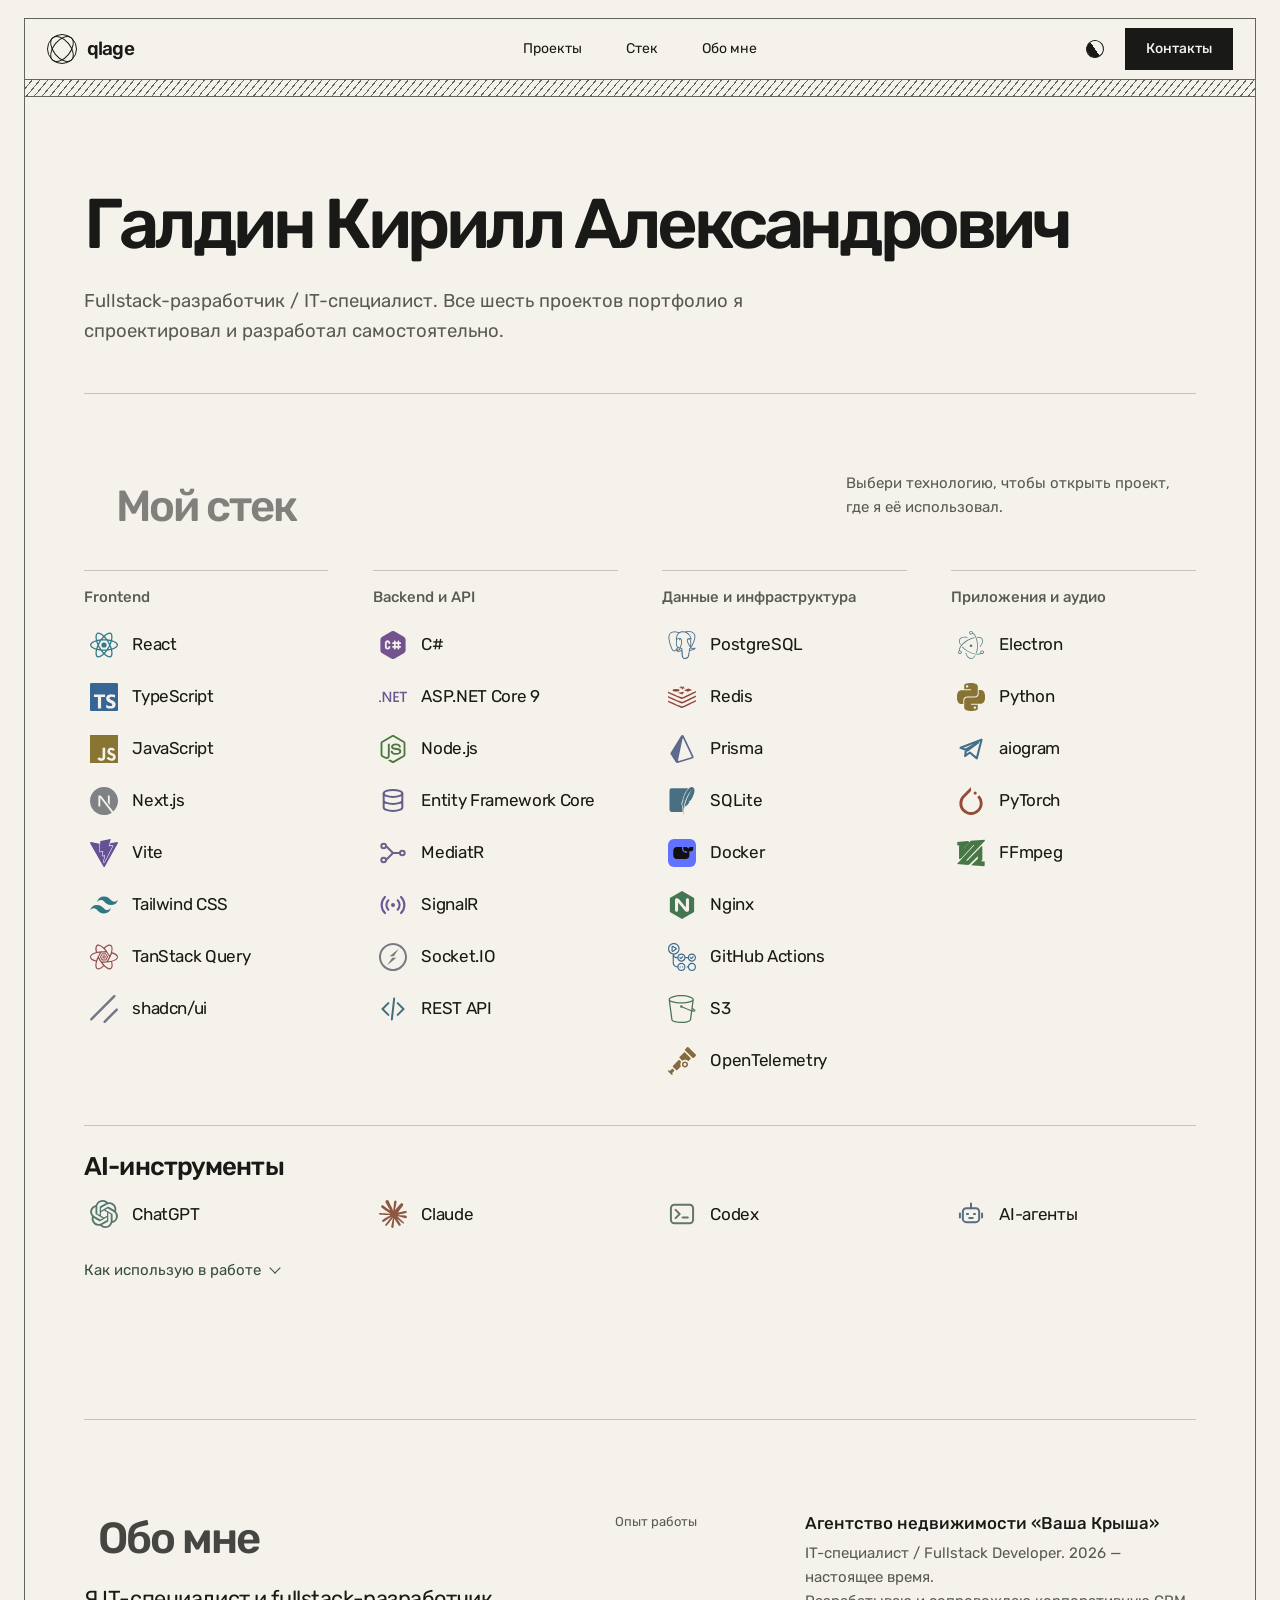
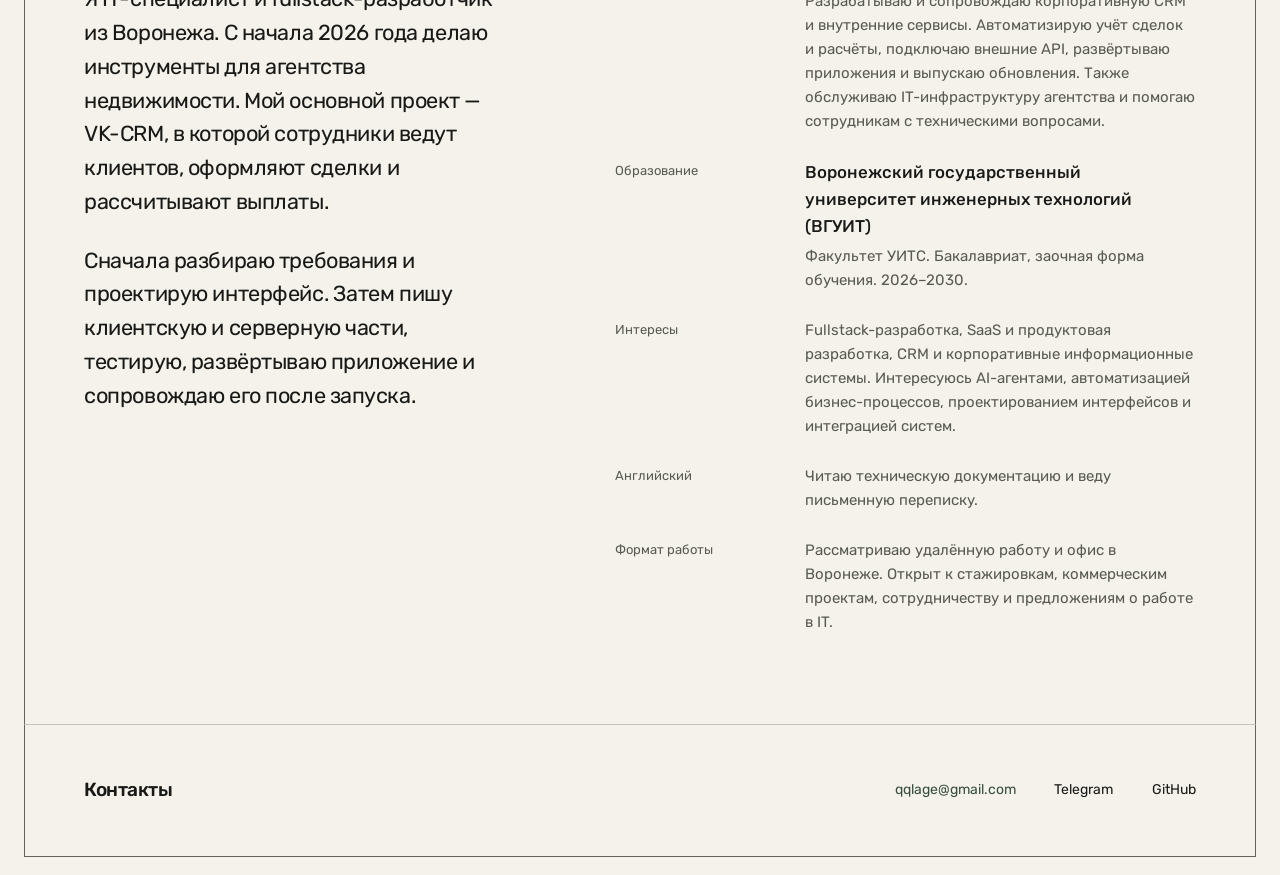
<file: resume.html>
<!doctype html>
<html lang="ru">
<head>
  <meta charset="utf-8">
  <meta name="viewport" content="width=device-width,initial-scale=1">
  <meta name="theme-color" content="#f4f2eb">
  <script>try { if (localStorage.getItem('portfolio-theme') === 'dark') document.documentElement.dataset.theme = 'dark'; } catch {}</script>
  <meta name="description" content="Fullstack-разработка, коммерческий опыт, образование и проекты Кирилла Галдина.">
  <title>Резюме — Кирилл Галдин</title>
  <link rel="icon" href="icon.svg?v=13">
  <link rel="preload" href="assets/type/rubik.ttf" as="font" type="font/ttf" crossorigin>
  <link rel="stylesheet" href="design.css?v=27">
  <script defer src="site.js?v=20"></script>
</head>
<body data-page="resume">
  <a class="skip" href="#main">К содержимому</a>
  <header class="mast wrap">
    <a class="brand" href="index.html" aria-label="На главную — Кирилл Галдин">
      <span class="fold" aria-hidden="true"></span>qlage
    </a>
    <nav aria-label="Основная навигация">
      <a href="index.html#work">Проекты</a>
      <a href="index.html#stack">Стек</a>
      <a href="index.html#resume">Обо мне</a>
    </nav>
    <div class="mast-actions">
      <button class="theme-switch" type="button" aria-label="Тёмная тема" aria-pressed="false" hidden><span aria-hidden="true"></span></button>
      <a class="contact-nav" href="#contact">Контакты</a>
    </div>
  </header>
  <main class="wrap bio" id="main"><h1>Галдин Кирилл Александрович</h1><p class="case-lead">Fullstack-разработчик / IT-специалист. Все шесть проектов портфолио я спроектировал и разработал самостоятельно.</p><section class="stack-section" id="stack" aria-labelledby="stack-title">
      <header class="stack-heading"><h2 id="stack-title" data-enter="heading">Мой стек</h2>
        <p>Выбери технологию, чтобы открыть проект, где я её использовал.</p></header>
      <div class="stack-groups"><div class="stack-group"><h3>Frontend</h3><ul><li><a href="case-crm.html" aria-label="React — CRM для риелторов"><svg class="tech-mark" aria-hidden="true" focusable="false" width="24" height="24" xmlns="http://www.w3.org/2000/svg" viewBox="0 0 24 24" fill="#6EDBF3"><path d="M14.23 12.004a2.236 2.236 0 0 1-2.235 2.236 2.236 2.236 0 0 1-2.236-2.236 2.236 2.236 0 0 1 2.235-2.236 2.236 2.236 0 0 1 2.236 2.236zm2.648-10.69c-1.346 0-3.107.96-4.888 2.622-1.78-1.653-3.542-2.602-4.887-2.602-.41 0-.783.093-1.106.278-1.375.793-1.683 3.264-.973 6.365C1.98 8.917 0 10.42 0 12.004c0 1.59 1.99 3.097 5.043 4.03-.704 3.113-.39 5.588.988 6.38.32.187.69.275 1.102.275 1.345 0 3.107-.96 4.888-2.624 1.78 1.654 3.542 2.603 4.887 2.603.41 0 .783-.09 1.106-.275 1.374-.792 1.683-3.263.973-6.365C22.02 15.096 24 13.59 24 12.004c0-1.59-1.99-3.097-5.043-4.032.704-3.11.39-5.587-.988-6.38-.318-.184-.688-.277-1.092-.278zm-.005 1.09v.006c.225 0 .406.044.558.127.666.382.955 1.835.73 3.704-.054.46-.142.945-.25 1.44-.96-.236-2.006-.417-3.107-.534-.66-.905-1.345-1.727-2.035-2.447 1.592-1.48 3.087-2.292 4.105-2.295zm-9.77.02c1.012 0 2.514.808 4.11 2.28-.686.72-1.37 1.537-2.02 2.442-1.107.117-2.154.298-3.113.538-.112-.49-.195-.964-.254-1.42-.23-1.868.054-3.32.714-3.707.19-.09.4-.127.563-.132zm4.882 3.05c.455.468.91.992 1.36 1.564-.44-.02-.89-.034-1.345-.034-.46 0-.915.01-1.36.034.44-.572.895-1.096 1.345-1.565zM12 8.1c.74 0 1.477.034 2.202.093.406.582.802 1.203 1.183 1.86.372.64.71 1.29 1.018 1.946-.308.655-.646 1.31-1.013 1.95-.38.66-.773 1.288-1.18 1.87-.728.063-1.466.098-2.21.098-.74 0-1.477-.035-2.202-.093-.406-.582-.802-1.204-1.183-1.86-.372-.64-.71-1.29-1.018-1.946.303-.657.646-1.313 1.013-1.954.38-.66.773-1.286 1.18-1.868.728-.064 1.466-.098 2.21-.098zm-3.635.254c-.24.377-.48.763-.704 1.16-.225.39-.435.782-.635 1.174-.265-.656-.49-1.31-.676-1.947.64-.15 1.315-.283 2.015-.386zm7.26 0c.695.103 1.365.23 2.006.387-.18.632-.405 1.282-.66 1.933-.2-.39-.41-.783-.64-1.174-.225-.392-.465-.774-.705-1.146zm3.063.675c.484.15.944.317 1.375.498 1.732.74 2.852 1.708 2.852 2.476-.005.768-1.125 1.74-2.857 2.475-.42.18-.88.342-1.355.493-.28-.958-.646-1.956-1.1-2.98.45-1.017.81-2.01 1.085-2.964zm-13.395.004c.278.96.645 1.957 1.1 2.98-.45 1.017-.812 2.01-1.086 2.964-.484-.15-.944-.318-1.37-.5-1.732-.737-2.852-1.706-2.852-2.474 0-.768 1.12-1.742 2.852-2.476.42-.18.88-.342 1.356-.494zm11.678 4.28c.265.657.49 1.312.676 1.948-.64.157-1.316.29-2.016.39.24-.375.48-.762.705-1.158.225-.39.435-.788.636-1.18zm-9.945.02c.2.392.41.783.64 1.175.23.39.465.772.705 1.143-.695-.102-1.365-.23-2.006-.386.18-.63.406-1.282.66-1.933zM17.92 16.32c.112.493.2.968.254 1.423.23 1.868-.054 3.32-.714 3.708-.147.09-.338.128-.563.128-1.012 0-2.514-.807-4.11-2.28.686-.72 1.37-1.536 2.02-2.44 1.107-.118 2.154-.3 3.113-.54zm-11.83.01c.96.234 2.006.415 3.107.532.66.905 1.345 1.727 2.035 2.446-1.595 1.483-3.092 2.295-4.11 2.295-.22-.005-.406-.05-.553-.132-.666-.38-.955-1.834-.73-3.703.054-.46.142-.944.25-1.438zm4.56.64c.44.02.89.034 1.345.034.46 0 .915-.01 1.36-.034-.44.572-.895 1.095-1.345 1.565-.455-.47-.91-.993-1.36-1.565z"/></svg><span class="tech-name">React</span><span class="tech-example" aria-hidden="true">CRM для риелторов →</span></a></li><li><a href="case-estate.html" aria-label="TypeScript — Каталог недвижимости"><svg class="tech-mark" aria-hidden="true" focusable="false" width="24" height="24" xmlns="http://www.w3.org/2000/svg" viewBox="0 0 24 24" fill="#75B8FF"><path d="M1.125 0C.502 0 0 .502 0 1.125v21.75C0 23.498.502 24 1.125 24h21.75c.623 0 1.125-.502 1.125-1.125V1.125C24 .502 23.498 0 22.875 0zm17.363 9.75c.612 0 1.154.037 1.627.111a6.38 6.38 0 0 1 1.306.34v2.458a3.95 3.95 0 0 0-.643-.361 5.093 5.093 0 0 0-.717-.26 5.453 5.453 0 0 0-1.426-.2c-.3 0-.573.028-.819.086a2.1 2.1 0 0 0-.623.242c-.17.104-.3.229-.393.374a.888.888 0 0 0-.14.49c0 .196.053.373.156.529.104.156.252.304.443.444s.423.276.696.41c.273.135.582.274.926.416.47.197.892.407 1.266.628.374.222.695.473.963.753.268.279.472.598.614.957.142.359.214.776.214 1.253 0 .657-.125 1.21-.373 1.656a3.033 3.033 0 0 1-1.012 1.085 4.38 4.38 0 0 1-1.487.596c-.566.12-1.163.18-1.79.18a9.916 9.916 0 0 1-1.84-.164 5.544 5.544 0 0 1-1.512-.493v-2.63a5.033 5.033 0 0 0 3.237 1.2c.333 0 .624-.03.872-.09.249-.06.456-.144.623-.25.166-.108.29-.234.373-.38a1.023 1.023 0 0 0-.074-1.089 2.12 2.12 0 0 0-.537-.5 5.597 5.597 0 0 0-.807-.444 27.72 27.72 0 0 0-1.007-.436c-.918-.383-1.602-.852-2.053-1.405-.45-.553-.676-1.222-.676-2.005 0-.614.123-1.141.369-1.582.246-.441.58-.804 1.004-1.089a4.494 4.494 0 0 1 1.47-.629 7.536 7.536 0 0 1 1.77-.201zm-15.113.188h9.563v2.166H9.506v9.646H6.789v-9.646H3.375z"/></svg><span class="tech-name">Type<wbr>Script</span><span class="tech-example" aria-hidden="true">Каталог недвижимости →</span></a></li><li><a href="case-estate.html" aria-label="JavaScript — Каталог недвижимости"><svg class="tech-mark" aria-hidden="true" focusable="false" width="24" height="24" xmlns="http://www.w3.org/2000/svg" viewBox="0 0 24 24" fill="#F6D875"><path d="M0 0h24v24H0V0zm22.034 18.276c-.175-1.095-.888-2.015-3.003-2.873-.736-.345-1.554-.585-1.797-1.14-.091-.33-.105-.51-.046-.705.15-.646.915-.84 1.515-.66.39.12.75.42.976.9 1.034-.676 1.034-.676 1.755-1.125-.27-.42-.404-.601-.586-.78-.63-.705-1.469-1.065-2.834-1.034l-.705.089c-.676.165-1.32.525-1.71 1.005-1.14 1.291-.811 3.541.569 4.471 1.365 1.02 3.361 1.244 3.616 2.205.24 1.17-.87 1.545-1.966 1.41-.811-.18-1.26-.586-1.755-1.336l-1.83 1.051c.21.48.45.689.81 1.109 1.74 1.756 6.09 1.666 6.871-1.004.029-.09.24-.705.074-1.65l.046.067zm-8.983-7.245h-2.248c0 1.938-.009 3.864-.009 5.805 0 1.232.063 2.363-.138 2.711-.33.689-1.18.601-1.566.48-.396-.196-.597-.466-.83-.855-.063-.105-.11-.196-.127-.196l-1.825 1.125c.305.63.75 1.172 1.324 1.517.855.51 2.004.675 3.207.405.783-.226 1.458-.691 1.811-1.411.51-.93.402-2.07.397-3.346.012-2.054 0-4.109 0-6.179l.004-.056z"/></svg><span class="tech-name">Java<wbr>Script</span><span class="tech-example" aria-hidden="true">Каталог недвижимости →</span></a></li><li><a href="case-forum.html" aria-label="Next.js — Билеты и QR-контроль"><svg class="tech-mark" aria-hidden="true" focusable="false" width="24" height="24" xmlns="http://www.w3.org/2000/svg" viewBox="0 0 24 24" fill="#ECF1F4"><path d="M18.665 21.978C16.758 23.255 14.465 24 12 24 5.377 24 0 18.623 0 12S5.377 0 12 0s12 5.377 12 12c0 3.583-1.574 6.801-4.067 9.001L9.219 7.2H7.2v9.596h1.615V9.251l9.85 12.727Zm-3.332-8.533 1.6 2.061V7.2h-1.6v6.245Z"/></svg><span class="tech-name">Next.js</span><span class="tech-example" aria-hidden="true">Билеты и QR-контроль →</span></a></li><li><a href="case-estate.html" aria-label="Vite — Каталог недвижимости"><svg class="tech-mark" aria-hidden="true" focusable="false" width="24" height="24" xmlns="http://www.w3.org/2000/svg" viewBox="0 0 24 24" fill="#B69AFF"><path d="m8.286 10.578.512-8.657a.306.306 0 0 1 .247-.282L17.377.006a.306.306 0 0 1 .353.385l-1.558 5.403a.306.306 0 0 0 .352.385l2.388-.46a.306.306 0 0 1 .332.438l-6.79 13.55-.123.19a.294.294 0 0 1-.252.14c-.177 0-.35-.152-.305-.369l1.095-5.301a.306.306 0 0 0-.388-.355l-1.433.435a.306.306 0 0 1-.389-.354l.69-3.375a.306.306 0 0 0-.37-.36l-2.32.536a.306.306 0 0 1-.374-.316zm14.976-7.926L17.284 3.74l-.544 1.887 2.077-.4a.8.8 0 0 1 .84.369.8.8 0 0 1 .034.783L12.9 19.93l-.013.025-.015.023-.122.19a.801.801 0 0 1-.672.37.826.826 0 0 1-.634-.302.8.8 0 0 1-.16-.67l1.029-4.981-1.12.34a.81.81 0 0 1-.86-.262.802.802 0 0 1-.165-.67l.63-3.08-2.027.468a.808.808 0 0 1-.768-.233.81.81 0 0 1-.217-.6l.389-6.57-7.44-1.33a.612.612 0 0 0-.64.906L11.58 23.691a.612.612 0 0 0 1.066-.004l11.26-20.135a.612.612 0 0 0-.644-.9z"/></svg><span class="tech-name">Vite</span><span class="tech-example" aria-hidden="true">Каталог недвижимости →</span></a></li><li><a href="case-estate.html" aria-label="Tailwind CSS — Каталог недвижимости"><svg class="tech-mark" aria-hidden="true" focusable="false" width="24" height="24" xmlns="http://www.w3.org/2000/svg" viewBox="0 0 24 24" fill="#6AD9E6"><path d="M12.001,4.8c-3.2,0-5.2,1.6-6,4.8c1.2-1.6,2.6-2.2,4.2-1.8c0.913,0.228,1.565,0.89,2.288,1.624 C13.666,10.618,15.027,12,18.001,12c3.2,0,5.2-1.6,6-4.8c-1.2,1.6-2.6,2.2-4.2,1.8c-0.913-0.228-1.565-0.89-2.288-1.624 C16.337,6.182,14.976,4.8,12.001,4.8z M6.001,12c-3.2,0-5.2,1.6-6,4.8c1.2-1.6,2.6-2.2,4.2-1.8c0.913,0.228,1.565,0.89,2.288,1.624 c1.177,1.194,2.538,2.576,5.512,2.576c3.2,0,5.2-1.6,6-4.8c-1.2,1.6-2.6,2.2-4.2,1.8c-0.913-0.228-1.565-0.89-2.288-1.624 C10.337,13.382,8.976,12,6.001,12z"/></svg><span class="tech-name">Tailwind CSS</span><span class="tech-example" aria-hidden="true">Каталог недвижимости →</span></a></li><li><a href="case-crm.html" aria-label="TanStack Query — CRM для риелторов"><svg class="tech-mark" aria-hidden="true" focusable="false" width="24" height="24" xmlns="http://www.w3.org/2000/svg" viewBox="0 0 24 24" fill="#FF9294"><path d="M6.9297 13.6875c.164-.0938.375-.0352.4687.1328l.0625.1055c.4805.8515.9805 1.6601 1.5 2.4258.6133.9023 1.3047 1.8164 2.0743 2.7421a.3455.3455 0 0 1-.0391.4844l-.0742.0664c-2.543 2.2227-4.1914 2.664-4.9532 1.332-.746-1.3046-.4765-3.6718.8086-7.1093a.3437.3437 0 0 1 .1524-.1797ZM17.75 16.3008c.1836-.0313.3594.086.3945.2695l.0196.1016c.6289 3.2851.1875 4.9297-1.3243 4.9297-1.4804 0-3.3593-1.4024-5.6484-4.2032a.3271.3271 0 0 1-.0742-.2226c0-.1875.1562-.3399.3437-.3399h.1211a32.9838 32.9838 0 0 0 2.8086-.0976c1.0703-.086 2.1914-.2305 3.3594-.4375zm.871-6.9766a.3528.3528 0 0 1 .4454-.211l.1016.0352c3.2617 1.1094 4.5039 2.332 3.7187 3.6641-.7656 1.3047-2.9922 2.254-6.6836 2.8477-.082.0117-.168-.004-.2383-.047-.168-.0976-.2265-.3085-.125-.4765l.0625-.1054c.504-.8438.957-1.6836 1.3672-2.5235.4766-.9883.9297-2.0508 1.3516-3.1836zM7.797 8.3398c.082-.0117.168.004.2383.047.168.0976.2265.3085.125.4765l-.0625.1054a34.0882 34.0882 0 0 0-1.3672 2.5235c-.4766.9883-.9297 2.0508-1.3516 3.1836a.3528.3528 0 0 1-.4453.211l-.1016-.0352c-3.2617-1.1094-4.5039-2.332-3.7187-3.6641.7656-1.3047 2.9922-2.254 6.6836-2.8477Zm5.2812-3.9843c2.543-2.2227 4.1914-2.664 4.9532-1.332.746 1.3046.4765 3.6718-.8086 7.1093a.3436.3436 0 0 1-.1524.1797c-.164.0938-.375.0352-.4687-.1328l-.0625-.1055c-.4805-.8515-.9805-1.6601-1.5-2.4258-.6133-.9023-1.3047-1.8164-2.0743-2.7421a.3455.3455 0 0 1 .0391-.4844Zm-5.793-2.082c1.4805 0 3.3633 1.4023 5.6485 4.203a.3488.3488 0 0 1 .0781.2188c-.0039.1914-.1562.3438-.3476.3438l-.1172-.004a34.5835 34.5835 0 0 0-2.8086.1016c-1.0742.086-2.1953.2305-3.3633.4375a.343.343 0 0 1-.3945-.2734l-.0196-.0977c-.629-3.2851-.1876-4.9297 1.3242-4.9297Zm2.8711 5.8124h3.6875a.638.638 0 0 1 .5508.3164l1.8477 3.2188a.6437.6437 0 0 1 0 .6289l-1.8477 3.2227a.638.638 0 0 1-.5507.3164h-3.6875c-.2266 0-.4375-.1211-.547-.3164L7.7579 12.25a.6437.6437 0 0 1 0-.629l1.8516-3.2187c.1093-.1953.3203-.3164.5468-.3164Zm3.2305.793a.638.638 0 0 1 .5508.3164l1.3906 2.4258a.6437.6437 0 0 1 0 .6289l-1.3906 2.4297a.638.638 0 0 1-.5508.3164h-2.7734c-.2266 0-.4375-.1211-.5469-.3164L8.672 12.25a.6437.6437 0 0 1 0-.629l1.3945-2.4257c.1094-.1953.3203-.3164.5469-.3164Zm-.4922.8672h-1.789c-.2266 0-.4336.1172-.547.3164l-.8983 1.5586a.6437.6437 0 0 0 0 .6289l.8984 1.5625a.6317.6317 0 0 0 .5469.3164h1.789a.6317.6317 0 0 0 .547-.3164l.8983-1.5625a.6437.6437 0 0 0 0-.629l-.8984-1.5585c-.1133-.1992-.3203-.3164-.5469-.3164Zm-.4765.8281c.2265 0 .4375.1211.5468.3164l.422.7305c.1132.1953.1132.4375 0 .6289l-.422.7344c-.1093.1953-.3203.3164-.5468.3164h-.836a.6317.6317 0 0 1-.5468-.3164l-.422-.7344c-.1132-.1914-.1132-.4336 0-.629l.422-.7304a.6317.6317 0 0 1 .5468-.3164zm-.418.8164a.548.548 0 0 0-.4727.2735c-.0976.168-.0976.375 0 .5468a.5444.5444 0 0 0 .4727.2696.5444.5444 0 0 0 .4727-.2696c.0976-.1718.0976-.3789 0-.5468A.548.548 0 0 0 12 11.3906Zm-4.4219.5469h.9805M18.9805 7.75c.3906-1.8945.4765-3.3438.2226-4.3984-.1484-.629-.4218-1.1368-.8398-1.5078-.4414-.3907-1-.582-1.625-.582-1.0352 0-2.1211.4726-3.2813 1.3671-.4726.3633-.9648.8047-1.4726 1.3164-.043-.0508-.086-.1015-.1367-.1445-1.4454-1.2852-2.6602-2.082-3.6993-2.3906-.6171-.1836-1.1953-.1993-1.7226-.0235-.5586.1875-1.004.5742-1.3164 1.1172-.5156.8945-.6524 2.0742-.461 3.5274.0782.5898.2149 1.2343.4024 1.9335a1.1187 1.1187 0 0 0-.2149.047C3.008 8.621 1.711 9.2694.9258 10.0155c-.4649.4414-.7695.9375-.8828 1.4805-.1133.5781 0 1.1562.3125 1.6992.5156.8945 1.4648 1.5977 2.8164 2.1563.543.2226 1.1562.4257 1.8437.6093a1.0227 1.0227 0 0 0-.0703.2266c-.3906 1.8906-.4765 3.3438-.2226 4.3945.1484.629.4257 1.1407.8398 1.5078.4414.3907 1 .582 1.625.582 1.0352 0 2.121-.4726 3.2813-1.3632.4765-.3711.9726-.8164 1.4882-1.336a1.2 1.2 0 0 0 .1953.2266c1.4454 1.2852 2.6602 2.082 3.6993 2.3906.6172.1836 1.1953.1993 1.7226.0235.5586-.1875 1.004-.5742 1.3164-1.1172.5157-.8945.6524-2.0742.461-3.5273-.082-.6133-.2227-1.2813-.4258-2.0118a1.2248 1.2248 0 0 0 .2383-.0468c1.828-.6094 3.125-1.2578 3.9101-2.004.4649-.4413.7696-.9374.8828-1.4804.1133-.5781 0-1.1563-.3125-1.6992-.5156-.8946-1.4648-1.5977-2.8164-2.1563-.5586-.2304-1.1953-.4414-1.9062-.625a.8647.8647 0 0 0 .0586-.1953z"/></svg><span class="tech-name">Tan<wbr>Stack Query</span><span class="tech-example" aria-hidden="true">CRM для риелторов →</span></a></li><li><a href="case-crm.html" aria-label="shadcn/ui — CRM для риелторов"><svg class="tech-mark" aria-hidden="true" focusable="false" width="24" height="24" xmlns="http://www.w3.org/2000/svg" viewBox="0 0 24 24" fill="#D5DCF3"><path d="M22.219 11.784 11.784 22.219c-.407.407-.407 1.068 0 1.476.407.407 1.068.407 1.476 0L23.695 13.26c.407-.408.407-1.069 0-1.476-.408-.407-1.069-.407-1.476 0ZM20.132.305.305 20.132c-.407.407-.407 1.068 0 1.476.408.407 1.069.407 1.476 0L21.608 1.781c.407-.407.407-1.068 0-1.476-.408-.407-1.069-.407-1.476 0Z"/></svg><span class="tech-name">shadcn/ui</span><span class="tech-example" aria-hidden="true">CRM для риелторов →</span></a></li></ul></div><div class="stack-group"><h3>Backend и API</h3><ul><li><a href="case-racs.html" aria-label="C# — Управление устройствами"><svg class="tech-mark" aria-hidden="true" focusable="false" width="24" height="24" xmlns="http://www.w3.org/2000/svg" viewBox="0 0 24 24" fill="#CE9AF6"><path d="M1.194 7.543v8.913c0 1.103.588 2.122 1.544 2.674l7.718 4.456a3.086 3.086 0 0 0 3.088 0l7.718-4.456a3.087 3.087 0 0 0 1.544-2.674V7.543a3.084 3.084 0 0 0-1.544-2.673L13.544.414a3.086 3.086 0 0 0-3.088 0L2.738 4.87a3.085 3.085 0 0 0-1.544 2.673Zm5.403 2.914v3.087a.77.77 0 0 0 .772.772.773.773 0 0 0 .772-.772.773.773 0 0 1 1.317-.546.775.775 0 0 1 .226.546 2.314 2.314 0 1 1-4.631 0v-3.087c0-.615.244-1.203.679-1.637a2.312 2.312 0 0 1 3.274 0c.434.434.678 1.023.678 1.637a.769.769 0 0 1-.226.545.767.767 0 0 1-1.091 0 .77.77 0 0 1-.226-.545.77.77 0 0 0-.772-.772.771.771 0 0 0-.772.772Zm12.35 3.087a.77.77 0 0 1-.772.772h-.772v.772a.773.773 0 0 1-1.544 0v-.772h-1.544v.772a.773.773 0 0 1-1.317.546.775.775 0 0 1-.226-.546v-.772H12a.771.771 0 1 1 0-1.544h.772v-1.543H12a.77.77 0 1 1 0-1.544h.772v-.772a.773.773 0 0 1 1.317-.546.775.775 0 0 1 .226.546v.772h1.544v-.772a.773.773 0 0 1 1.544 0v.772h.772a.772.772 0 0 1 0 1.544h-.772v1.543h.772a.776.776 0 0 1 .772.772Zm-3.088-2.315h-1.544v1.543h1.544v-1.543Z"/></svg><span class="tech-name">C#</span><span class="tech-example" aria-hidden="true">Управление устройствами →</span></a></li><li><a href="case-crm.html" aria-label="ASP.NET Core 9 — CRM для риелторов"><svg class="tech-mark" aria-hidden="true" focusable="false" width="24" height="24" xmlns="http://www.w3.org/2000/svg" viewBox="0 0 24 24" fill="#BEA8FF"><path d="M24 8.77h-2.468v7.565h-1.425V8.77h-2.462V7.53H24zm-6.852 7.565h-4.821V7.53h4.63v1.24h-3.205v2.494h2.953v1.234h-2.953v2.604h3.396zm-6.708 0H8.882L4.78 9.863a2.896 2.896 0 0 1-.258-.51h-.036c.032.189.048.592.048 1.21v5.772H3.157V7.53h1.659l3.965 6.32c.167.261.275.442.323.54h.024c-.04-.233-.06-.629-.06-1.185V7.529h1.372zm-8.703-.693a.868.829 0 0 1-.869.829.868.829 0 0 1-.868-.83.868.829 0 0 1 .868-.828.868.829 0 0 1 .869.829Z"/></svg><span class="tech-name">ASP.NET Core 9</span><span class="tech-example" aria-hidden="true">CRM для риелторов →</span></a></li><li><a href="case-estate.html" aria-label="Node.js — Каталог недвижимости"><svg class="tech-mark" aria-hidden="true" focusable="false" width="24" height="24" xmlns="http://www.w3.org/2000/svg" viewBox="0 0 24 24" fill="#98D981"><path d="M11.998,24c-0.321,0-0.641-0.084-0.922-0.247l-2.936-1.737c-0.438-0.245-0.224-0.332-0.08-0.383 c0.585-0.203,0.703-0.25,1.328-0.604c0.065-0.037,0.151-0.023,0.218,0.017l2.256,1.339c0.082,0.045,0.197,0.045,0.272,0l8.795-5.076 c0.082-0.047,0.134-0.141,0.134-0.238V6.921c0-0.099-0.053-0.192-0.137-0.242l-8.791-5.072c-0.081-0.047-0.189-0.047-0.271,0 L3.075,6.68C2.99,6.729,2.936,6.825,2.936,6.921v10.15c0,0.097,0.054,0.189,0.139,0.235l2.409,1.392 c1.307,0.654,2.108-0.116,2.108-0.89V7.787c0-0.142,0.114-0.253,0.256-0.253h1.115c0.139,0,0.255,0.112,0.255,0.253v10.021 c0,1.745-0.95,2.745-2.604,2.745c-0.508,0-0.909,0-2.026-0.551L2.28,18.675c-0.57-0.329-0.922-0.945-0.922-1.604V6.921 c0-0.659,0.353-1.275,0.922-1.603l8.795-5.082c0.557-0.315,1.296-0.315,1.848,0l8.794,5.082c0.57,0.329,0.924,0.944,0.924,1.603 v10.15c0,0.659-0.354,1.273-0.924,1.604l-8.794,5.078C12.643,23.916,12.324,24,11.998,24z M19.099,13.993 c0-1.9-1.284-2.406-3.987-2.763c-2.731-0.361-3.009-0.548-3.009-1.187c0-0.528,0.235-1.233,2.258-1.233 c1.807,0,2.473,0.389,2.747,1.607c0.024,0.115,0.129,0.199,0.247,0.199h1.141c0.071,0,0.138-0.031,0.186-0.081 c0.048-0.054,0.074-0.123,0.067-0.196c-0.177-2.098-1.571-3.076-4.388-3.076c-2.508,0-4.004,1.058-4.004,2.833 c0,1.925,1.488,2.457,3.895,2.695c2.88,0.282,3.103,0.703,3.103,1.269c0,0.983-0.789,1.402-2.642,1.402 c-2.327,0-2.839-0.584-3.011-1.742c-0.02-0.124-0.126-0.215-0.253-0.215h-1.137c-0.141,0-0.254,0.112-0.254,0.253 c0,1.482,0.806,3.248,4.655,3.248C17.501,17.007,19.099,15.91,19.099,13.993z"/></svg><span class="tech-name">Node.js</span><span class="tech-example" aria-hidden="true">Каталог недвижимости →</span></a></li><li><a href="case-admin.html" aria-label="Entity Framework Core — Панель SaaS-платформы"><svg class="tech-mark" aria-hidden="true" focusable="false" width="24" height="24" xmlns="http://www.w3.org/2000/svg" viewBox="0 0 24 24" stroke="#BBACF1" stroke-width="1.7" fill="none" stroke-linecap="round" stroke-linejoin="round"><ellipse cx="12" cy="5.5" rx="8" ry="3"/><path d="M4 5.5v6c0 1.7 3.6 3 8 3s8-1.3 8-3v-6m-16 6v6c0 1.7 3.6 3 8 3s8-1.3 8-3v-6"/></svg><span class="tech-name">Entity Framework Core</span><span class="tech-example" aria-hidden="true">Панель SaaS-платформы →</span></a></li><li><a href="case-crm.html" aria-label="MediatR — CRM для риелторов"><svg class="tech-mark" aria-hidden="true" focusable="false" width="24" height="24" xmlns="http://www.w3.org/2000/svg" viewBox="0 0 24 24" stroke="#C6B6ED" stroke-width="1.7" fill="none" stroke-linecap="round" stroke-linejoin="round"><circle cx="4" cy="6" r="2"/><circle cx="4" cy="18" r="2"/><circle cx="20" cy="12" r="2"/><path d="m6 6 6 6-6 6m6-6h6"/></svg><span class="tech-name">Mediat<wbr>R</span><span class="tech-example" aria-hidden="true">CRM для риелторов →</span></a></li><li><a href="case-crm.html" aria-label="SignalR — CRM для риелторов"><svg class="tech-mark" aria-hidden="true" focusable="false" width="24" height="24" xmlns="http://www.w3.org/2000/svg" viewBox="0 0 24 24" color="#BCA8FF" fill="none" stroke="currentColor" stroke-width="1.8" stroke-linecap="round" stroke-linejoin="round"><path d="M5.1 5.1a9.8 9.8 0 0 0 0 13.8m13.8-13.8a9.8 9.8 0 0 1 0 13.8M8 8a5.7 5.7 0 0 0 0 8m8-8a5.7 5.7 0 0 1 0 8"/><circle cx="12" cy="12" r="1.7" fill="currentColor" stroke="none"/></svg><span class="tech-name">Signal<wbr>R</span><span class="tech-example" aria-hidden="true">CRM для риелторов →</span></a></li><li><a href="case-racs.html" aria-label="Socket.IO — Управление устройствами"><svg class="tech-mark" aria-hidden="true" focusable="false" width="24" height="24" xmlns="http://www.w3.org/2000/svg" viewBox="0 0 24 24" fill="#DFE4EC"><path d="M11.9362.0137a12.1694 12.1694 0 00-2.9748.378C4.2816 1.5547.5678 5.7944.0918 10.6012c-.59 4.5488 1.7079 9.2856 5.6437 11.6345 3.8608 2.4179 9.0926 2.3199 12.8734-.223 3.3969-2.206 5.5118-6.2277 5.3858-10.2845-.058-4.0159-2.31-7.9167-5.7588-9.9796C16.354.5876 14.1431.0047 11.9362.0137zm-.063 1.696c4.9448-.007 9.7886 3.8137 10.2815 8.9245.945 5.6597-3.7528 11.4125-9.4875 11.5795-5.4538.544-10.7245-4.0798-10.8795-9.5566-.407-4.4338 2.5159-8.8346 6.6977-10.2995a9.1126 9.1126 0 013.3878-.647zm5.0908 3.2248c-2.6869 2.0849-5.2598 4.3078-7.8886 6.4567 1.2029.017 2.4118.016 3.6208.01 1.41-2.165 2.8589-4.3008 4.2678-6.4667zm-5.6647 7.6536c-1.41 2.166-2.86 4.3088-4.2699 6.4737 2.693-2.0799 5.2548-4.3198 7.9017-6.4557a255.4132 255.4132 0 00-3.6318-.018z"/></svg><span class="tech-name">Socket.IO</span><span class="tech-example" aria-hidden="true">Управление устройствами →</span></a></li><li><a href="case-estate.html" aria-label="REST API — Каталог недвижимости"><svg class="tech-mark" aria-hidden="true" focusable="false" width="24" height="24" xmlns="http://www.w3.org/2000/svg" viewBox="0 0 24 24" stroke="#86C8DF" stroke-width="1.7" fill="none" stroke-linecap="round" stroke-linejoin="round"><path d="M8 7 3 12l5 5m8-10 5 5-5 5m-3-14-2 18"/></svg><span class="tech-name">REST API</span><span class="tech-example" aria-hidden="true">Каталог недвижимости →</span></a></li></ul></div><div class="stack-group"><h3>Данные и инфраструктура</h3><ul><li><a href="case-crm.html" aria-label="PostgreSQL — CRM для риелторов"><svg class="tech-mark" aria-hidden="true" focusable="false" width="24" height="24" xmlns="http://www.w3.org/2000/svg" viewBox="0 0 24 24" fill="#82BCE5"><path d="M23.5594 14.7228a.5269.5269 0 0 0-.0563-.1191c-.139-.2632-.4768-.3418-1.0074-.2321-1.6533.3411-2.2935.1312-2.5256-.0191 1.342-2.0482 2.445-4.522 3.0411-6.8297.2714-1.0507.7982-3.5237.1222-4.7316a1.5641 1.5641 0 0 0-.1509-.235C21.6931.9086 19.8007.0248 17.5099.0005c-1.4947-.0158-2.7705.3461-3.1161.4794a9.449 9.449 0 0 0-.5159-.0816 8.044 8.044 0 0 0-1.3114-.1278c-1.1822-.0184-2.2038.2642-3.0498.8406-.8573-.3211-4.7888-1.645-7.2219.0788C.9359 2.1526.3086 3.8733.4302 6.3043c.0409.818.5069 3.334 1.2423 5.7436.4598 1.5065.9387 2.7019 1.4334 3.582.553.9942 1.1259 1.5933 1.7143 1.7895.4474.1491 1.1327.1441 1.8581-.7279.8012-.9635 1.5903-1.8258 1.9446-2.2069.4351.2355.9064.3625 1.39.3772a.0569.0569 0 0 0 .0004.0041 11.0312 11.0312 0 0 0-.2472.3054c-.3389.4302-.4094.5197-1.5002.7443-.3102.064-1.1344.2339-1.1464.8115-.0025.1224.0329.2309.0919.3268.2269.4231.9216.6097 1.015.6331 1.3345.3335 2.5044.092 3.3714-.6787-.017 2.231.0775 4.4174.3454 5.0874.2212.5529.7618 1.9045 2.4692 1.9043.2505 0 .5263-.0291.8296-.0941 1.7819-.3821 2.5557-1.1696 2.855-2.9059.1503-.8707.4016-2.8753.5388-4.1012.0169-.0703.0357-.1207.057-.1362.0007-.0005.0697-.0471.4272.0307a.3673.3673 0 0 0 .0443.0068l.2539.0223.0149.001c.8468.0384 1.9114-.1426 2.5312-.4308.6438-.2988 1.8057-1.0323 1.5951-1.6698zM2.371 11.8765c-.7435-2.4358-1.1779-4.8851-1.2123-5.5719-.1086-2.1714.4171-3.6829 1.5623-4.4927 1.8367-1.2986 4.8398-.5408 6.108-.13-.0032.0032-.0066.0061-.0098.0094-2.0238 2.044-1.9758 5.536-1.9708 5.7495-.0002.0823.0066.1989.0162.3593.0348.5873.0996 1.6804-.0735 2.9184-.1609 1.1504.1937 2.2764.9728 3.0892.0806.0841.1648.1631.2518.2374-.3468.3714-1.1004 1.1926-1.9025 2.1576-.5677.6825-.9597.5517-1.0886.5087-.3919-.1307-.813-.5871-1.2381-1.3223-.4796-.839-.9635-2.0317-1.4155-3.5126zm6.0072 5.0871c-.1711-.0428-.3271-.1132-.4322-.1772.0889-.0394.2374-.0902.4833-.1409 1.2833-.2641 1.4815-.4506 1.9143-1.0002.0992-.126.2116-.2687.3673-.4426a.3549.3549 0 0 0 .0737-.1298c.1708-.1513.2724-.1099.4369-.0417.156.0646.3078.26.3695.4752.0291.1016.0619.2945-.0452.4444-.9043 1.2658-2.2216 1.2494-3.1676 1.0128zm2.094-3.988-.0525.141c-.133.3566-.2567.6881-.3334 1.003-.6674-.0021-1.3168-.2872-1.8105-.8024-.6279-.6551-.9131-1.5664-.7825-2.5004.1828-1.3079.1153-2.4468.079-3.0586-.005-.0857-.0095-.1607-.0122-.2199.2957-.2621 1.6659-.9962 2.6429-.7724.4459.1022.7176.4057.8305.928.5846 2.7038.0774 3.8307-.3302 4.7363-.084.1866-.1633.3629-.2311.5454zm7.3637 4.5725c-.0169.1768-.0358.376-.0618.5959l-.146.4383a.3547.3547 0 0 0-.0182.1077c-.0059.4747-.054.6489-.115.8693-.0634.2292-.1353.4891-.1794 1.0575-.11 1.4143-.8782 2.2267-2.4172 2.5565-1.5155.3251-1.7843-.4968-2.0212-1.2217a6.5824 6.5824 0 0 0-.0769-.2266c-.2154-.5858-.1911-1.4119-.1574-2.5551.0165-.5612-.0249-1.9013-.3302-2.6462.0044-.2932.0106-.5909.019-.8918a.3529.3529 0 0 0-.0153-.1126 1.4927 1.4927 0 0 0-.0439-.208c-.1226-.4283-.4213-.7866-.7797-.9351-.1424-.059-.4038-.1672-.7178-.0869.067-.276.1831-.5875.309-.9249l.0529-.142c.0595-.16.134-.3257.213-.5012.4265-.9476 1.0106-2.2453.3766-5.1772-.2374-1.0981-1.0304-1.6343-2.2324-1.5098-.7207.0746-1.3799.3654-1.7088.5321a5.6716 5.6716 0 0 0-.1958.1041c.0918-1.1064.4386-3.1741 1.7357-4.4823a4.0306 4.0306 0 0 1 .3033-.276.3532.3532 0 0 0 .1447-.0644c.7524-.5706 1.6945-.8506 2.802-.8325.4091.0067.8017.0339 1.1742.081 1.939.3544 3.2439 1.4468 4.0359 2.3827.8143.9623 1.2552 1.9315 1.4312 2.4543-1.3232-.1346-2.2234.1268-2.6797.779-.9926 1.4189.543 4.1729 1.2811 5.4964.1353.2426.2522.4522.2889.5413.2403.5825.5515.9713.7787 1.2552.0696.087.1372.1714.1885.245-.4008.1155-1.1208.3825-1.0552 1.717-.0123.1563-.0423.4469-.0834.8148-.0461.2077-.0702.4603-.0994.7662zm.8905-1.6211c-.0405-.8316.2691-.9185.5967-1.0105a2.8566 2.8566 0 0 0 .135-.0406 1.202 1.202 0 0 0 .1342.103c.5703.3765 1.5823.4213 3.0068.1344-.2016.1769-.5189.3994-.9533.6011-.4098.1903-1.0957.333-1.7473.3636-.7197.0336-1.0859-.0807-1.1721-.151zm.5695-9.2712c-.0059.3508-.0542.6692-.1054 1.0017-.055.3576-.112.7274-.1264 1.1762-.0142.4368.0404.8909.0932 1.3301.1066.887.216 1.8003-.2075 2.7014a3.5272 3.5272 0 0 1-.1876-.3856c-.0527-.1276-.1669-.3326-.3251-.6162-.6156-1.1041-2.0574-3.6896-1.3193-4.7446.3795-.5427 1.3408-.5661 2.1781-.463zm.2284 7.0137a12.3762 12.3762 0 0 0-.0853-.1074l-.0355-.0444c.7262-1.1995.5842-2.3862.4578-3.4385-.0519-.4318-.1009-.8396-.0885-1.2226.0129-.4061.0666-.7543.1185-1.0911.0639-.415.1288-.8443.1109-1.3505.0134-.0531.0188-.1158.0118-.1902-.0457-.4855-.5999-1.938-1.7294-3.253-.6076-.7073-1.4896-1.4972-2.6889-2.0395.5251-.1066 1.2328-.2035 2.0244-.1859 2.0515.0456 3.6746.8135 4.8242 2.2824a.908.908 0 0 1 .0667.1002c.7231 1.3556-.2762 6.2751-2.9867 10.5405zm-8.8166-6.1162c-.025.1794-.3089.4225-.6211.4225a.5821.5821 0 0 1-.0809-.0056c-.1873-.026-.3765-.144-.5059-.3156-.0458-.0605-.1203-.178-.1055-.2844.0055-.0401.0261-.0985.0925-.1488.1182-.0894.3518-.1226.6096-.0867.3163.0441.6426.1938.6113.4186zm7.9305-.4114c.0111.0792-.049.201-.1531.3102-.0683.0717-.212.1961-.4079.2232a.5456.5456 0 0 1-.075.0052c-.2935 0-.5414-.2344-.5607-.3717-.024-.1765.2641-.3106.5611-.352.297-.0414.6111.0088.6356.1851z"/></svg><span class="tech-name">Postgre<wbr>SQL</span><span class="tech-example" aria-hidden="true">CRM для риелторов →</span></a></li><li><a href="case-racs.html" aria-label="Redis — Управление устройствами"><svg class="tech-mark" aria-hidden="true" focusable="false" width="24" height="24" xmlns="http://www.w3.org/2000/svg" viewBox="0 0 24 24" fill="#F7857B"><path d="M10.5 2.661l.54.997-1.797.644 2.409.218.748 1.246.467-1.121 2.077-.208-1.61-.613.426-1.017-1.578.519zm6.905 2.077L13.76 6.182l3.292 1.298.353-.146 3.293-1.298zm-10.51.312a2.97 1.153 0 0 0-2.97 1.152 2.97 1.153 0 0 0 2.97 1.153 2.97 1.153 0 0 0 2.97-1.153 2.97 1.153 0 0 0-2.97-1.152zM24 6.805s-8.983 4.278-10.395 4.953c-1.226.561-1.901.561-3.261.094C8.318 11.022 0 7.241 0 7.241v1.038c0 .24.332.499.966.8 1.277.613 8.34 3.677 9.45 4.206 1.112.53 1.9.54 3.313-.197 1.412-.738 8.049-3.905 9.326-4.57.654-.342.945-.602.945-.84zm-10.042.602L8.39 8.26l3.884 1.61zM24 10.637s-8.983 4.279-10.395 4.954c-1.226.56-1.901.56-3.261.093C8.318 14.854 0 11.074 0 11.074v1.038c0 .238.332.498.966.8 1.277.612 8.34 3.676 9.45 4.205 1.112.53 1.9.54 3.313-.197 1.412-.737 8.049-3.905 9.326-4.57.654-.332.945-.602.945-.84zm0 3.842l-10.395 4.954c-1.226.56-1.901.56-3.261.094C8.318 18.696 0 14.916 0 14.916v1.038c0 .239.332.499.966.8 1.277.613 8.34 3.676 9.45 4.206 1.112.53 1.9.54 3.313-.198 1.412-.737 8.049-3.904 9.326-4.569.654-.343.945-.613.945-.841z"/></svg><span class="tech-name">Redis</span><span class="tech-example" aria-hidden="true">Управление устройствами →</span></a></li><li><a href="case-forum.html" aria-label="Prisma — Билеты и QR-контроль"><svg class="tech-mark" aria-hidden="true" focusable="false" width="24" height="24" xmlns="http://www.w3.org/2000/svg" viewBox="0 0 24 24" fill="#B3C4F8"><path d="M21.8068 18.2848L13.5528.7565c-.207-.4382-.639-.7273-1.1286-.7541-.5023-.0293-.9523.213-1.2062.6253L2.266 15.1271c-.2773.4518-.2718 1.0091.0158 1.4555l4.3759 6.7786c.2608.4046.7127.6388 1.1823.6388.1332 0 .267-.0188.3987-.0577l12.7019-3.7568c.3891-.1151.7072-.3904.8737-.7553s.1633-.7828-.0075-1.1454zm-1.8481.7519L9.1814 22.2242c-.3292.0975-.6448-.1873-.5756-.5194l3.8501-18.4386c.072-.3448.5486-.3996.699-.0803l7.1288 15.138c.1344.2856-.019.6224-.325.7128z"/></svg><span class="tech-name">Prisma</span><span class="tech-example" aria-hidden="true">Билеты и QR-контроль →</span></a></li><li><a href="case-admin.html" aria-label="SQLite — Панель SaaS-платформы"><svg class="tech-mark" aria-hidden="true" focusable="false" width="24" height="24" xmlns="http://www.w3.org/2000/svg" viewBox="0 0 24 24" fill="#92CDE7"><path d="M21.678.521c-1.032-.92-2.28-.55-3.513.544a8.71 8.71 0 0 0-.547.535c-2.109 2.237-4.066 6.38-4.674 9.544.237.48.422 1.093.544 1.561a13.044 13.044 0 0 1 .164.703s-.019-.071-.096-.296l-.05-.146a1.689 1.689 0 0 0-.033-.08c-.138-.32-.518-.995-.686-1.289-.143.423-.27.818-.376 1.176.484.884.778 2.4.778 2.4s-.025-.099-.147-.442c-.107-.303-.644-1.244-.772-1.464-.217.804-.304 1.346-.226 1.478.152.256.296.698.422 1.186.286 1.1.485 2.44.485 2.44l.017.224a22.41 22.41 0 0 0 .056 2.748c.095 1.146.273 2.13.5 2.657l.155-.084c-.334-1.038-.47-2.399-.41-3.967.09-2.398.642-5.29 1.661-8.304 1.723-4.55 4.113-8.201 6.3-9.945-1.993 1.8-4.692 7.63-5.5 9.788-.904 2.416-1.545 4.684-1.931 6.857.666-2.037 2.821-2.912 2.821-2.912s1.057-1.304 2.292-3.166c-.74.169-1.955.458-2.362.629-.6.251-.762.337-.762.337s1.945-1.184 3.613-1.72C21.695 7.9 24.195 2.767 21.678.521m-18.573.543A1.842 1.842 0 0 0 1.27 2.9v16.608a1.84 1.84 0 0 0 1.835 1.834h9.418a22.953 22.953 0 0 1-.052-2.707c-.006-.062-.011-.141-.016-.2a27.01 27.01 0 0 0-.473-2.378c-.121-.47-.275-.898-.369-1.057-.116-.197-.098-.31-.097-.432 0-.12.015-.245.037-.386a9.98 9.98 0 0 1 .234-1.045l.217-.028c-.017-.035-.014-.065-.031-.097l-.041-.381a32.8 32.8 0 0 1 .382-1.194l.2-.019c-.008-.016-.01-.038-.018-.053l-.043-.316c.63-3.28 2.587-7.443 4.8-9.791.066-.069.133-.128.198-.194Z"/></svg><span class="tech-name">SQLite</span><span class="tech-example" aria-hidden="true">Панель SaaS-платформы →</span></a></li><li><a href="case-admin.html" aria-label="Docker — Панель SaaS-платформы"><svg class="tech-mark" aria-hidden="true" focusable="false" width="24" height="24" xmlns="http://www.w3.org/2000/svg" viewBox="0 0 100 100" style="filter:none">
  <rect width="100" height="100" rx="21" fill="#6172FF"/>
  <path transform="translate(19 29) scale(.0568)" fill="#101010" d="M1077.76,0c-75.81,0-137.27,61.46-137.27,137.27C940.48,61.46,879.02,0,803.21,0h-173.98v110.51c0,84.77,68.72,153.49,153.49,153.49h86.97v82.26h-84.37c-131.59,0-238.28-106.66-238.28-238.25V0H223.46C100.04,0,0,100.03,0,223.43v307.8c0,123.4,100.04,223.43,223.46,223.43h561.87c123.42,0,223.46-100.03,223.46-223.43v-267.23h89.46c84.77,0,153.49-68.72,153.49-153.49V0h-173.98Z"/>
</svg><span class="tech-name">Docker</span><span class="tech-example" aria-hidden="true">Панель SaaS-платформы →</span></a></li><li><a href="case-estate.html" aria-label="Nginx — Каталог недвижимости"><svg class="tech-mark" aria-hidden="true" focusable="false" width="24" height="24" xmlns="http://www.w3.org/2000/svg" viewBox="0 0 24 24" fill="#8DD6A1"><path d="M12 0L1.605 6v12L12 24l10.395-6V6L12 0zm6 16.59c0 .705-.646 1.29-1.529 1.29-.631 0-1.351-.255-1.801-.81l-6-7.141v6.66c0 .721-.57 1.29-1.274 1.29H7.32c-.721 0-1.29-.6-1.29-1.29V7.41c0-.705.63-1.29 1.5-1.29.646 0 1.38.255 1.83.81l5.97 7.141V7.41c0-.721.6-1.29 1.29-1.29h.075c.72 0 1.29.6 1.29 1.29v9.18H18z"/></svg><span class="tech-name">Nginx</span><span class="tech-example" aria-hidden="true">Каталог недвижимости →</span></a></li><li><a href="case-racs.html" aria-label="GitHub Actions — Управление устройствами"><svg class="tech-mark" aria-hidden="true" focusable="false" width="24" height="24" xmlns="http://www.w3.org/2000/svg" viewBox="0 0 24 24" fill="#83C4FA"><path d="M10.984 13.836a.5.5 0 0 1-.353-.146l-.745-.743a.5.5 0 1 1 .706-.708l.392.391 1.181-1.18a.5.5 0 0 1 .708.707l-1.535 1.533a.504.504 0 0 1-.354.146zm9.353-.147l1.534-1.532a.5.5 0 0 0-.707-.707l-1.181 1.18-.392-.391a.5.5 0 1 0-.706.708l.746.743a.497.497 0 0 0 .706-.001zM4.527 7.452l2.557-1.585A1 1 0 0 0 7.09 4.17L4.533 2.56A1 1 0 0 0 3 3.406v3.196a1.001 1.001 0 0 0 1.527.85zm2.03-2.436L4 6.602V3.406l2.557 1.61zM24 12.5c0 1.93-1.57 3.5-3.5 3.5a3.503 3.503 0 0 1-3.46-3h-2.08a3.503 3.503 0 0 1-3.46 3 3.502 3.502 0 0 1-3.46-3h-.558c-.972 0-1.85-.399-2.482-1.042V17c0 1.654 1.346 3 3 3h.04c.244-1.693 1.7-3 3.46-3 1.93 0 3.5 1.57 3.5 3.5S13.43 24 11.5 24a3.502 3.502 0 0 1-3.46-3H8c-2.206 0-4-1.794-4-4V9.899A5.008 5.008 0 0 1 0 5c0-2.757 2.243-5 5-5s5 2.243 5 5a5.005 5.005 0 0 1-4.952 4.998A2.482 2.482 0 0 0 7.482 12h.558c.244-1.693 1.7-3 3.46-3a3.502 3.502 0 0 1 3.46 3h2.08a3.503 3.503 0 0 1 3.46-3c1.93 0 3.5 1.57 3.5 3.5zm-15 8c0 1.378 1.122 2.5 2.5 2.5s2.5-1.122 2.5-2.5-1.122-2.5-2.5-2.5S9 19.122 9 20.5zM5 9c2.206 0 4-1.794 4-4S7.206 1 5 1 1 2.794 1 5s1.794 4 4 4zm9 3.5c0-1.378-1.122-2.5-2.5-2.5S9 11.122 9 12.5s1.122 2.5 2.5 2.5 2.5-1.122 2.5-2.5zm9 0c0-1.378-1.122-2.5-2.5-2.5S18 11.122 18 12.5s1.122 2.5 2.5 2.5 2.5-1.122 2.5-2.5zm-13 8a.5.5 0 1 0 1 0 .5.5 0 0 0-1 0zm2 0a.5.5 0 1 0 1 0 .5.5 0 0 0-1 0zm12 0c0 1.93-1.57 3.5-3.5 3.5a3.503 3.503 0 0 1-3.46-3.002c-.007.001-.013.005-.021.005l-.506.017h-.017a.5.5 0 0 1-.016-.999l.506-.017c.018-.002.035.006.052.007A3.503 3.503 0 0 1 20.5 17c1.93 0 3.5 1.57 3.5 3.5zm-1 0c0-1.378-1.122-2.5-2.5-2.5S18 19.122 18 20.5s1.122 2.5 2.5 2.5 2.5-1.122 2.5-2.5z"/></svg><span class="tech-name">Git<wbr>Hub Actions</span><span class="tech-example" aria-hidden="true">Управление устройствами →</span></a></li><li><a href="case-crm.html" aria-label="S3 — CRM для риелторов"><svg class="tech-mark" aria-hidden="true" focusable="false" width="24" height="24" xmlns="http://www.w3.org/2000/svg" viewBox="0 0 24 24" fill="#96D3A5"><path d="M20.913 13.147l.12-.895c.947.576 1.258.922 1.354 1.071-.16.031-.562.046-1.474-.176zm-2.174 7.988a.547.547 0 0 0-.005.073c0 .084-.207.405-1.124.768a10.28 10.28 0 0 1-1.438.432c-1.405.325-3.128.504-4.853.504-4.612 0-7.412-1.184-7.412-1.704a.547.547 0 0 0-.005-.073L1.81 5.602c.135.078.28.154.432.227.042.02.086.038.128.057.134.062.272.122.417.18l.179.069c.154.058.314.114.478.168.043.013.084.029.13.043.207.065.423.127.646.187l.176.044c.175.044.353.087.534.127a23.414 23.414 0 0 0 .843.17l.121.023c.252.045.508.085.768.122.071.011.144.02.216.03.2.027.4.053.604.077l.24.027c.245.026.49.05.74.07l.081.009c.275.022.552.04.83.056l.233.012c.21.01.422.018.633.025a33.088 33.088 0 0 0 2.795-.026l.232-.011c.278-.016.555-.034.83-.056l.08-.008c.25-.02.497-.045.742-.072l.238-.026c.205-.024.408-.05.609-.077.07-.01.141-.019.211-.03.261-.037.519-.078.772-.122l.111-.02c.215-.04.427-.082.634-.125l.212-.047c.186-.041.368-.085.546-.13l.166-.042c.225-.06.444-.122.654-.189.04-.012.077-.026.115-.038a10.6 10.6 0 0 0 .493-.173c.058-.021.114-.044.17-.066.15-.06.293-.12.43-.185.038-.017.079-.034.116-.052.153-.073.3-.15.436-.228l-.976 7.245c-2.488-.78-5.805-2.292-7.311-3a1.09 1.09 0 0 0-1.088-1.085c-.6 0-1.088.489-1.088 1.088 0 .6.488 1.089 1.088 1.089.196 0 .378-.056.537-.148 1.72.812 5.144 2.367 7.715 3.15zm-7.42-20.047c5.677 0 9.676 1.759 9.75 2.736l-.014.113c-.01.033-.031.067-.048.101-.015.028-.026.057-.047.087-.024.033-.058.068-.09.102-.028.03-.051.06-.084.09-.038.035-.087.07-.133.105-.04.03-.074.06-.119.091-.053.036-.116.071-.177.107-.05.03-.095.06-.15.09-.068.036-.147.073-.222.11-.059.028-.114.057-.177.085-.084.038-.177.074-.268.111-.068.027-.13.054-.203.082-.097.036-.205.072-.31.107-.075.026-.148.053-.228.079-.111.035-.233.069-.35.103-.085.024-.165.05-.253.073-.124.034-.258.065-.389.098-.093.022-.181.046-.278.068-.139.032-.287.061-.433.091-.098.02-.191.041-.293.06-.155.03-.32.057-.482.084-.1.018-.198.036-.302.052-.166.026-.342.048-.515.072-.11.014-.213.03-.325.044-.181.023-.372.041-.56.06-.11.012-.218.025-.332.036-.188.016-.386.029-.58.043-.122.009-.24.02-.364.028-.207.012-.422.02-.635.028-.12.005-.234.012-.354.016a35.605 35.605 0 0 1-2.069 0c-.12-.004-.234-.011-.352-.016-.214-.008-.43-.016-.637-.028-.122-.008-.238-.02-.36-.027-.195-.015-.394-.028-.584-.044-.11-.01-.215-.024-.324-.035-.19-.02-.384-.038-.568-.06l-.315-.044c-.176-.024-.355-.046-.525-.073-.1-.015-.192-.033-.29-.05-.167-.028-.335-.055-.494-.086-.096-.018-.183-.038-.276-.056-.151-.032-.305-.062-.45-.095-.09-.02-.173-.043-.26-.064-.138-.034-.277-.067-.407-.102-.082-.022-.157-.046-.235-.069a11.75 11.75 0 0 1-.368-.108c-.075-.024-.141-.049-.213-.073-.11-.037-.223-.075-.325-.113-.067-.025-.125-.051-.188-.077-.096-.038-.195-.076-.282-.115-.06-.027-.11-.054-.166-.08-.08-.039-.162-.077-.233-.116-.052-.028-.094-.055-.142-.084-.063-.038-.13-.075-.185-.113-.043-.029-.075-.058-.113-.086-.048-.037-.098-.073-.139-.11-.032-.029-.054-.057-.08-.087-.033-.035-.069-.07-.093-.104-.02-.03-.031-.058-.046-.086-.018-.035-.039-.068-.049-.102l-.015-.113c.076-.977 4.074-2.736 9.748-2.736zm12.182 12.124c-.118-.628-.84-1.291-2.31-2.128l.963-7.16a.531.531 0 0 0 .005-.073C22.16 1.581 16.447 0 11.32 0 6.194 0 .482 1.581.482 3.851a.58.58 0 0 0 .005.072L2.819 21.25c.071 2.002 5.236 2.75 8.5 2.75 1.805 0 3.615-.188 5.098-.531.598-.138 1.133-.3 1.592-.48 1.18-.467 1.789-1.053 1.813-1.739l.945-7.018c.557.131 1.016.197 1.389.197.54 0 .902-.137 1.134-.413a.956.956 0 0 0 .21-.804Z"/></svg><span class="tech-name">S3</span><span class="tech-example" aria-hidden="true">CRM для риелторов →</span></a></li><li><a href="case-crm.html" aria-label="OpenTelemetry — CRM для риелторов"><svg class="tech-mark" aria-hidden="true" focusable="false" width="24" height="24" xmlns="http://www.w3.org/2000/svg" viewBox="0 0 24 24" fill="#EFC584"><path d="M12.6974 13.1173c-1.0224 1.0224-1.0224 2.68 0 3.7024 1.0224 1.0224 2.68 1.0224 3.7024 0 1.0224-1.0223 1.0224-2.68 0-3.7024-1.0223-1.0223-2.68-1.0223-3.7024 0zm2.7677 2.7701c-.5063.5063-1.3267.5063-1.833 0s-.5063-1.3266 0-1.833c.5063-.5062 1.3267-.5062 1.833 0 .5063.504.5063 1.3267 0 1.833zM16.356.2355l-1.6041 1.6042c-.314.314-.314.83 0 1.144L21.015 9.247c.314.314.83.314 1.144 0l1.6042-1.6041c.314-.314.314-.83 0-1.144L17.4976.2354c-.314-.314-.8276-.314-1.1416 0zM5.1173 20.734c.2848-.2848.2848-.7497 0-1.0345l-.8155-.8155c-.2848-.2848-.7497-.2848-1.0345 0l-1.6845 1.6845-.0024.0024-.4625-.4625c-.2556-.2556-.6718-.2556-.925 0-.2556.2556-.2556.6718 0 .925l2.775 2.775c.2556.2556.6718.2556.925 0 .2532-.2556.2556-.6718 0-.925l-.4625-.4625.0024-.0024zm8.4856-15.893-3.5637 3.5637c-.3164.3164-.3164.8374 0 1.1538l2.2006 2.2005c1.5554-1.1197 3.7365-.981 5.1361.4187l1.7819-1.7818c.3164-.3165.3164-.8374 0-1.1538l-4.401-4.401c-.3165-.319-.8374-.319-1.1539 0zm-2.2881 7.8455-1.2999-1.2999c-.3043-.3043-.8033-.3043-1.1076 0l-4.5836 4.586c-.3042.3043-.3042.8033 0 1.1076l2.5973 2.5973c.3043.3043.8033.3043 1.1076 0l2.9478-2.9527c-.6231-1.2877-.5112-2.8431.3384-4.0383z"/></svg><span class="tech-name">Open<wbr>Telemetry</span><span class="tech-example" aria-hidden="true">CRM для риелторов →</span></a></li></ul></div><div class="stack-group"><h3>Приложения и аудио</h3><ul><li><a href="case-racs.html" aria-label="Electron — Управление устройствами"><svg class="tech-mark" aria-hidden="true" focusable="false" width="24" height="24" xmlns="http://www.w3.org/2000/svg" viewBox="0 0 24 24" fill="#9CDCE9"><path d="M12.0111 0c-.85 0-1.5392.6891-1.5392 1.5392 0 .8501.6891 1.5393 1.5392 1.5393.595 0 1.11-.338 1.3662-.832 2.2208 1.2675 3.847 5.4728 3.847 10.3623 0 2.0715-.2891 4.056-.825 5.7685a.3215.3215 0 0 0 .2107.403.322.322 0 0 0 .4033-.2111c.5558-1.7763.8542-3.8251.8542-5.9604 0-5.1927-1.7717-9.686-4.3206-11.0027.001-.0223.0035-.0443.0035-.0669 0-.85-.6891-1.5392-1.5393-1.5392zm0 .6432a.896.896 0 1 1 0 1.792.896.896 0 1 1 0-1.792zm-5.486 4.3052c-2.067.0074-3.6473.6646-4.3885 1.9485-.7375 1.2774-.5267 2.971.5113 4.7813a.3217.3217 0 0 0 .558-.32C2.271 9.7274 2.089 8.266 2.6938 7.2185c.821-1.422 3.033-1.9552 5.9321-1.4271a.3216.3216 0 0 0 .1153-.6329c-.784-.1428-1.5271-.2125-2.216-.21zm11.0522.0176a.3216.3216 0 0 0-.0084.6432c1.8337.0239 3.1556.5956 3.7502 1.6256.8192 1.419.1798 3.5947-1.7182 5.837a.322.322 0 0 0 .0377.4535.3215.3215 0 0 0 .4532-.0377c2.0535-2.426 2.7708-4.8661 1.7845-6.5744-.7257-1.257-2.26-1.9207-4.299-1.9472zm-2.6984.2924a.3225.3225 0 0 0-.0647.0072c-1.8568.3979-3.8333 1.1755-5.7314 2.2714-4.5699 2.6384-7.5924 6.4948-7.3601 9.3717-.4726.2628-.7928.7664-.7928 1.3455 0 .85.6892 1.5392 1.5393 1.5392.85 0 1.5392-.6891 1.5392-1.5392 0-.8501-.6891-1.5393-1.5392-1.5393-.038 0-.0754.003-.1128.0057-.1002-2.5597 2.7434-6.1412 7.048-8.6265 1.8413-1.063 3.7551-1.8163 5.5445-2.1997a.3217.3217 0 0 0-.07-.636zm-2.8787 6.2364a1.1192 1.1192 0 0 0-.2243.0255c-.6012.1301-.983.7225-.8533 1.3238.1302.6012.7226.9832 1.3238.8533.6012-.1302.9832-.7226.8533-1.3238-.1139-.526-.5816-.8844-1.0995-.8788zM4.532 13.341a.321.321 0 0 0-.2318.0835.3214.3214 0 0 0-.0214.4542c1.2682 1.3936 2.9157 2.701 4.7946 3.7857 4.4146 2.5489 9.1056 3.2849 11.5608 1.8392a1.53 1.53 0 0 0 .8966.2899c.8501 0 1.5392-.6891 1.5392-1.5392 0-.8501-.689-1.5393-1.5392-1.5393-.85 0-1.5392.6892-1.5392 1.5393 0 .276.0737.5344.201.7584-2.2448 1.214-6.631.5002-10.7976-1.9054-1.8228-1.0524-3.418-2.3181-4.6404-3.6614a.3206.3206 0 0 0-.2226-.1049zm-2.0628 4.0172a.896.896 0 1 1 0 1.792.896.896 0 1 1 0-1.792zm19.0616 0a.896.896 0 1 1 0 1.792.891.891 0 0 1-.5864-.2194c-.0025-.004-.0039-.0083-.0066-.0123a.3195.3195 0 0 0-.0957-.0914.896.896 0 0 1 .6887-1.4689zm-14.0045 1.368a.3215.3215 0 0 0-.3207.4296C8.2793 22.154 10.036 24 12.0111 24c1.4406 0 2.7735-.9822 3.8128-2.711a.3215.3215 0 0 0-.11-.4413.3219.3219 0 0 0-.4415.11c-.934 1.5537-2.0812 2.399-3.2613 2.399-1.6407 0-3.2075-1.6465-4.2-4.4179a.3216.3216 0 0 0-.2848-.2126z"/></svg><span class="tech-name">Electron</span><span class="tech-example" aria-hidden="true">Управление устройствами →</span></a></li><li><a href="case-music.html" aria-label="Python — Бот для минусовок"><svg class="tech-mark" aria-hidden="true" focusable="false" width="24" height="24" xmlns="http://www.w3.org/2000/svg" viewBox="0 0 24 24" fill="#F4D477"><path d="M14.25.18l.9.2.73.26.59.3.45.32.34.34.25.34.16.33.1.3.04.26.02.2-.01.13V8.5l-.05.63-.13.55-.21.46-.26.38-.3.31-.33.25-.35.19-.35.14-.33.1-.3.07-.26.04-.21.02H8.77l-.69.05-.59.14-.5.22-.41.27-.33.32-.27.35-.2.36-.15.37-.1.35-.07.32-.04.27-.02.21v3.06H3.17l-.21-.03-.28-.07-.32-.12-.35-.18-.36-.26-.36-.36-.35-.46-.32-.59-.28-.73-.21-.88-.14-1.05-.05-1.23.06-1.22.16-1.04.24-.87.32-.71.36-.57.4-.44.42-.33.42-.24.4-.16.36-.1.32-.05.24-.01h.16l.06.01h8.16v-.83H6.18l-.01-2.75-.02-.37.05-.34.11-.31.17-.28.25-.26.31-.23.38-.2.44-.18.51-.15.58-.12.64-.1.71-.06.77-.04.84-.02 1.27.05zm-6.3 1.98l-.23.33-.08.41.08.41.23.34.33.22.41.09.41-.09.33-.22.23-.34.08-.41-.08-.41-.23-.33-.33-.22-.41-.09-.41.09zm13.09 3.95l.28.06.32.12.35.18.36.27.36.35.35.47.32.59.28.73.21.88.14 1.04.05 1.23-.06 1.23-.16 1.04-.24.86-.32.71-.36.57-.4.45-.42.33-.42.24-.4.16-.36.09-.32.05-.24.02-.16-.01h-8.22v.82h5.84l.01 2.76.02.36-.05.34-.11.31-.17.29-.25.25-.31.24-.38.2-.44.17-.51.15-.58.13-.64.09-.71.07-.77.04-.84.01-1.27-.04-1.07-.14-.9-.2-.73-.25-.59-.3-.45-.33-.34-.34-.25-.34-.16-.33-.1-.3-.04-.25-.02-.2.01-.13v-5.34l.05-.64.13-.54.21-.46.26-.38.3-.32.33-.24.35-.2.35-.14.33-.1.3-.06.26-.04.21-.02.13-.01h5.84l.69-.05.59-.14.5-.21.41-.28.33-.32.27-.35.2-.36.15-.36.1-.35.07-.32.04-.28.02-.21V6.07h2.09l.14.01zm-6.47 14.25l-.23.33-.08.41.08.41.23.33.33.23.41.08.41-.08.33-.23.23-.33.08-.41-.08-.41-.23-.33-.33-.23-.41-.08-.41.08z"/></svg><span class="tech-name">Python</span><span class="tech-example" aria-hidden="true">Бот для минусовок →</span></a></li><li><a href="case-music.html" aria-label="aiogram — Бот для минусовок"><svg class="tech-mark" aria-hidden="true" focusable="false" width="24" height="24" xmlns="http://www.w3.org/2000/svg" viewBox="0 0 24 24" color="#8ACBF3" fill="none" stroke="currentColor" stroke-width="1.8" stroke-linecap="round" stroke-linejoin="round"><path d="m3 11 18-7-4 16-6-5-4 3 .7-5.6L18 6.5 9 13.2Z"/></svg><span class="tech-name">aiogram</span><span class="tech-example" aria-hidden="true">Бот для минусовок →</span></a></li><li><a href="case-music.html" aria-label="PyTorch — Бот для минусовок"><svg class="tech-mark" aria-hidden="true" focusable="false" width="24" height="24" xmlns="http://www.w3.org/2000/svg" viewBox="0 0 24 24" fill="#FF9175"><path d="M12.005 0L4.952 7.053a9.865 9.865 0 000 14.022 9.866 9.866 0 0014.022 0c3.984-3.9 3.986-10.205.085-14.023l-1.744 1.743c2.904 2.905 2.904 7.634 0 10.538s-7.634 2.904-10.538 0-2.904-7.634 0-10.538l4.647-4.646.582-.665zm3.568 3.899a1.327 1.327 0 00-1.327 1.327 1.327 1.327 0 001.327 1.328A1.327 1.327 0 0016.9 5.226 1.327 1.327 0 0015.573 3.9z"/></svg><span class="tech-name">Py<wbr>Torch</span><span class="tech-example" aria-hidden="true">Бот для минусовок →</span></a></li><li><a href="case-music.html" aria-label="FFmpeg — Бот для минусовок"><svg class="tech-mark" aria-hidden="true" focusable="false" width="24" height="24" xmlns="http://www.w3.org/2000/svg" viewBox="0 0 24 24" fill="#91D88E"><path d="M21.72 17.91V6.5l-.53-.49L9.05 18.52l-1.29-.06L24 1.53l-.33-.95-11.93 1-5.75 6.6v-.23l4.7-5.39-1.38-.77-9.11.77v2.85l1.91.46v.01l.19-.01-.56.66v10.6c.609-.126 1.22-.241 1.83-.36L14.12 5.22l.83-.04L0 21.44l9.67.82 1.35-.77 6.82-6.74v2.15l-5.72 5.57 11.26.95.35-.94v-3.16l-3.29-.18c.434-.403.858-.816 1.28-1.23z"/></svg><span class="tech-name">FFmpeg</span><span class="tech-example" aria-hidden="true">Бот для минусовок →</span></a></li></ul></div></div>
      <section class="ai-tools" aria-labelledby="ai-stack-title"><h3 id="ai-stack-title">AI-инструменты</h3>
        <ul class="tech-inline" aria-label="Инструменты разработки"><li><svg class="tech-mark" aria-hidden="true" focusable="false" width="24" height="24" xmlns="http://www.w3.org/2000/svg" viewBox="0 0 24 24" fill="#A8D9CB"><path d="M22.2819 9.8211a5.9847 5.9847 0 0 0-.5157-4.9108 6.0462 6.0462 0 0 0-6.5098-2.9A6.0651 6.0651 0 0 0 4.9807 4.1818a5.9847 5.9847 0 0 0-3.9977 2.9 6.0462 6.0462 0 0 0 .7427 7.0966 5.98 5.98 0 0 0 .511 4.9107 6.051 6.051 0 0 0 6.5146 2.9001A5.9847 5.9847 0 0 0 13.2599 24a6.0557 6.0557 0 0 0 5.7718-4.2058 5.9894 5.9894 0 0 0 3.9977-2.9001 6.0557 6.0557 0 0 0-.7475-7.0729zm-9.022 12.6081a4.4755 4.4755 0 0 1-2.8764-1.0408l.1419-.0804 4.7783-2.7582a.7948.7948 0 0 0 .3927-.6813v-6.7369l2.02 1.1686a.071.071 0 0 1 .038.052v5.5826a4.504 4.504 0 0 1-4.4945 4.4944zm-9.6607-4.1254a4.4708 4.4708 0 0 1-.5346-3.0137l.142.0852 4.783 2.7582a.7712.7712 0 0 0 .7806 0l5.8428-3.3685v2.3324a.0804.0804 0 0 1-.0332.0615L9.74 19.9502a4.4992 4.4992 0 0 1-6.1408-1.6464zM2.3408 7.8956a4.485 4.485 0 0 1 2.3655-1.9728V11.6a.7664.7664 0 0 0 .3879.6765l5.8144 3.3543-2.0201 1.1685a.0757.0757 0 0 1-.071 0l-4.8303-2.7865A4.504 4.504 0 0 1 2.3408 7.872zm16.5963 3.8558L13.1038 8.364 15.1192 7.2a.0757.0757 0 0 1 .071 0l4.8303 2.7913a4.4944 4.4944 0 0 1-.6765 8.1042v-5.6772a.79.79 0 0 0-.407-.667zm2.0107-3.0231l-.142-.0852-4.7735-2.7818a.7759.7759 0 0 0-.7854 0L9.409 9.2297V6.8974a.0662.0662 0 0 1 .0284-.0615l4.8303-2.7866a4.4992 4.4992 0 0 1 6.6802 4.66zM8.3065 12.863l-2.02-1.1638a.0804.0804 0 0 1-.038-.0567V6.0742a4.4992 4.4992 0 0 1 7.3757-3.4537l-.142.0805L8.704 5.459a.7948.7948 0 0 0-.3927.6813zm1.0976-2.3654l2.602-1.4998 2.6069 1.4998v2.9994l-2.5974 1.4997-2.6067-1.4997Z"/></svg><span class="tech-name">Chat<wbr>GPT</span></li><li><svg class="tech-mark" aria-hidden="true" focusable="false" width="24" height="24" xmlns="http://www.w3.org/2000/svg" viewBox="0 0 24 24" fill="#F5A685"><path d="m4.7144 15.9555 4.7174-2.6471.079-.2307-.079-.1275h-.2307l-.7893-.0486-2.6956-.0729-2.3375-.0971-2.2646-.1214-.5707-.1215-.5343-.7042.0546-.3522.4797-.3218.686.0608 1.5179.1032 2.2767.1578 1.6514.0972 2.4468.255h.3886l.0546-.1579-.1336-.0971-.1032-.0972L6.973 9.8356l-2.55-1.6879-1.3356-.9714-.7225-.4918-.3643-.4614-.1578-1.0078.6557-.7225.8803.0607.2246.0607.8925.686 1.9064 1.4754 2.4893 1.8336.3643.3035.1457-.1032.0182-.0728-.164-.2733-1.3539-2.4467-1.445-2.4893-.6435-1.032-.17-.6194c-.0607-.255-.1032-.4674-.1032-.7285L6.287.1335 6.6997 0l.9957.1336.419.3642.6192 1.4147 1.0018 2.2282 1.5543 3.0296.4553.8985.2429.8318.091.255h.1579v-.1457l.1275-1.706.2368-2.0947.2307-2.6957.0789-.7589.3764-.9107.7468-.4918.5828.2793.4797.686-.0668.4433-.2853 1.8517-.5586 2.9021-.3643 1.9429h.2125l.2429-.2429.9835-1.3053 1.6514-2.0643.7286-.8196.85-.9046.5464-.4311h1.0321l.759 1.1293-.34 1.1657-1.0625 1.3478-.8804 1.1414-1.2628 1.7-.7893 1.36.0729.1093.1882-.0183 2.8535-.607 1.5421-.2794 1.8396-.3157.8318.3886.091.3946-.3278.8075-1.967.4857-2.3072.4614-3.4364.8136-.0425.0304.0486.0607 1.5482.1457.6618.0364h1.621l3.0175.2247.7892.522.4736.6376-.079.4857-1.2142.6193-1.6393-.3886-3.825-.9107-1.3113-.3279h-.1822v.1093l1.0929 1.0686 2.0035 1.8092 2.5075 2.3314.1275.5768-.3218.4554-.34-.0486-2.2039-1.6575-.85-.7468-1.9246-1.621h-.1275v.17l.4432.6496 2.3436 3.5214.1214 1.0807-.17.3521-.6071.2125-.6679-.1214-1.3721-1.9246L14.38 17.959l-1.1414-1.9428-.1397.079-.674 7.2552-.3156.3703-.7286.2793-.6071-.4614-.3218-.7468.3218-1.4753.3886-1.9246.3157-1.53.2853-1.9004.17-.6314-.0121-.0425-.1397.0182-1.4328 1.9672-2.1796 2.9446-1.7243 1.8456-.4128.164-.7164-.3704.0667-.6618.4008-.5889 2.386-3.0357 1.4389-1.882.929-1.0868-.0062-.1579h-.0546l-6.3385 4.1164-1.1293.1457-.4857-.4554.0608-.7467.2307-.2429 1.9064-1.3114Z"/></svg><span class="tech-name">Claude</span></li><li><svg class="tech-mark" aria-hidden="true" focusable="false" width="24" height="24" xmlns="http://www.w3.org/2000/svg" viewBox="0 0 24 24" stroke="#B9D6C9" stroke-width="1.7" fill="none" stroke-linecap="round" stroke-linejoin="round"><rect x="2.5" y="4" width="19" height="16" rx="3"/><path d="m6.5 8.5 3.5 3.5-3.5 3.5m6-0.5H17"/></svg><span class="tech-name">Codex</span></li><li><svg class="tech-mark" aria-hidden="true" focusable="false" width="24" height="24" xmlns="http://www.w3.org/2000/svg" viewBox="0 0 24 24" stroke="#A9C8E7" stroke-width="1.7" fill="none" stroke-linecap="round" stroke-linejoin="round"><rect x="5" y="7" width="14" height="12" rx="3"/><path d="M12 3v4M2.5 11.5V15m19-3.5V15m-13-3h1m5 0h1m-5 3.5h3"/></svg><span class="tech-name">AI-агенты</span></li></ul>
        <details class="ai-work">
          <summary>Как использую в работе</summary>
          <div id="ai-work">
            <p>Я выбираю архитектуру и поручаю AI-агентам реализацию функций прямо в репозитории. Например, для новой формы задаю поля и правила сохранения, а агент пишет интерфейс, обработчик на сервере и тесты.</p>
            <p>Затем просматриваю изменения в коде и проверяю форму в приложении. Если что-то работает иначе, чем задумано, уточняю, что агенту нужно доработать.</p>
          </div>
        </details>
      </section>
    </section><section class="profile" id="resume" aria-labelledby="about-title">
      <div class="profile-copy">
        <h2 id="about-title" data-enter="heading">Обо мне</h2>
        <p data-enter="copy">Я IT-специалист и fullstack-разработчик из Воронежа. С начала 2026 года делаю инструменты для агентства недвижимости. Мой основной проект — VK-CRM, в которой сотрудники ведут клиентов, оформляют сделки и рассчитывают выплаты.</p>
        <p data-enter="copy">Сначала разбираю требования и проектирую интерфейс. Затем пишу клиентскую и серверную части, тестирую, развёртываю приложение и сопровождаю его после запуска.</p>
      </div>
      <dl class="profile-records">
        <div><dt>Опыт работы</dt><dd><strong>Агентство недвижимости «Ваша Крыша»</strong>
          IT-специалист / Fullstack Developer. 2026 — настоящее время.<br>Разрабатываю и сопровождаю корпоративную CRM и внутренние сервисы. Автоматизирую учёт сделок и расчёты, подключаю внешние API, развёртываю приложения и выпускаю обновления. Также обслуживаю IT-инфраструктуру агентства и помогаю сотрудникам с техническими вопросами.</dd></div>
        <div><dt>Образование</dt><dd><strong>Воронежский государственный университет инженерных технологий (ВГУИТ)</strong>
          Факультет УИТС. Бакалавриат, заочная форма обучения. 2026–2030.</dd></div>
        <div><dt>Интересы</dt><dd>Fullstack-разработка, SaaS и продуктовая разработка, CRM и корпоративные информационные системы. Интересуюсь AI-агентами, автоматизацией бизнес-процессов, проектированием интерфейсов и интеграцией систем.</dd></div>
        <div><dt>Английский</dt><dd>Читаю техническую документацию и веду письменную переписку.</dd></div>
        <div><dt>Формат работы</dt><dd>Рассматриваю удалённую работу и офис в Воронеже. Открыт к стажировкам, коммерческим проектам, сотрудничеству и предложениям о работе в IT.</dd></div>
      </dl>
    </section></main>
  <footer id="contact" class="wrap foot">
    <h2 data-enter="heading">Контакты</h2>
    <div class="foot-links">
      <a href="mailto:qqlage@gmail.com">qqlage@gmail.com</a>
      <a href="https://t.me/qlage" target="_blank" rel="noopener noreferrer">Telegram</a>
      <a href="https://github.com/qlage" target="_blank" rel="noopener noreferrer">GitHub</a>
    </div>
  </footer>
</body>
</html>
</file>
<file: design.css>
@font-face {
  font-family: Rubik;
  src: url("assets/type/rubik.ttf") format("truetype");
  font-style: normal;
  font-weight: 300 900;
  font-display: swap;
}
:root {
  color-scheme: light;
  --ink: #f4f2eb;
  --paper: #191a17;
  --quiet: #595b53;
  --edge: #c5c5ba;
  --frame: #63655c;
  --iris: #374d3f;
  --night: #e7e7de;
  --editor: #faf9f5;
  --syntax: #78507b;
  --marks: #a8aca0;
  --mono: ui-monospace, SFMono-Regular, Consolas, "Liberation Mono", monospace;
  --gutter: clamp(18px, 4.6vw, 72px);
  --stripe: clamp(10px, 1.3vw, 18px);
  --hatching: repeating-linear-gradient(130deg, transparent 0 5px, var(--frame) 5px 6px);
  --ease: cubic-bezier(.22,.72,.2,1);
  background: var(--ink); color: var(--paper);
  font: 400 16px/1.6 Rubik, system-ui, sans-serif; -webkit-font-smoothing: antialiased;
}
:root[data-theme="dark"] {
  color-scheme: dark;
  --ink: #171816; --paper: #efeee7; --quiet: #b8baae; --edge: #41443c;
  --frame: #85877b; --iris: #d0e0bd; --night: #2a2d26;
  --editor: #1e201c; --syntax: #c9a8d0; --marks: #5c6154;
}
:root:not([data-theme="dark"]) .tech-mark { filter: brightness(.54) saturate(1.25); }

* { box-sizing: border-box; }
body, h1, h2, h3, p, dl, dd, figure, ul { margin: 0; }
h1, h2, h3, strong { font-weight: 540; }
h1, h2, h3 { line-height: 1.1; text-wrap: balance; }
h1 { font-size: clamp(44px, 6.5vw, 94px); letter-spacing: -.063em; }
h2 { font-size: clamp(29px, 3.4vw, 48px); letter-spacing: -.045em; }
a { color: inherit; text-decoration: none; }
button { font: inherit; color: inherit; cursor: pointer; }
a:focus-visible, button:focus-visible, summary:focus-visible {
  outline: 2px solid var(--iris); outline-offset: 4px;
}
img { display: block; max-width: 100%; }
[hidden] { display: none !important; }
::selection { color: var(--ink); background: #c6c6ff; }
.wrap { width: min(1460px, calc(100% - clamp(20px, 3.8vw, 64px))); margin-inline: auto; }
main.wrap { border-inline: 1px solid var(--frame); }
body:not([data-page="home"]) main.wrap { padding-inline: var(--gutter); }
main > :is(.collection, .stack-section, .profile) { margin-inline: var(--gutter); }
.bio > :is(.stack-section, .profile) { margin-inline: 0; }
[id] { scroll-margin-top: 30px; }
.skip { position: fixed; left: 1rem; top: -5rem; padding: .7rem 1rem; background: var(--paper); color: var(--ink); z-index: 10; }
.skip:focus { top: 1rem; }
.mast {
  position: relative; display: grid; grid-template-columns: 1fr auto 1fr; align-items: center;
  min-height: 62px; margin-top: clamp(10px, 1.4vw, 24px); margin-bottom: var(--stripe);
  border: 1px solid var(--frame); padding: 6px clamp(12px, 1.7vw, 26px);
}
.mast::after, .primary-stack::before {
  content: ""; display: block; background: var(--hatching); border: 1px solid var(--frame);
  height: var(--stripe); box-sizing: border-box;
}
.mast::after { position: absolute; top: calc(100% + 1px); inset-inline: -1px; border-top: 0; }
.brand { justify-self: start; display: inline-flex; gap: 10px; align-items: center; min-height: 44px; font-size: 19px; font-weight: 530; letter-spacing: -.045em; }
.fold { position: relative; width: 30px; height: 30px; border: 1.6px solid; border-radius: 50%; flex: none; }
.fold::before, .fold::after { content: ""; position: absolute; inset: -1px 5px; border: 1.6px solid; border-radius: 50%; transform: rotate(39deg); }
.fold::after { transform: rotate(-39deg); }
.mast nav, .mast-actions { display: flex; align-items: center; }
.mast nav { gap: clamp(18px, 3.4vw, 52px); }
.mast nav a, .foot a { display: inline-flex; align-items: center; min-height: 44px; font-size: 14px; }
.mast nav a:hover, .foot a:hover, .return:hover, .chapters a:hover { text-decoration: underline; text-underline-offset: 4px; }
.mast-actions { justify-self: end; gap: 10px; }
.theme-switch { width: 40px; height: 40px; display: grid; place-items: center; border: 0; color: var(--paper); background: none; }
.theme-switch span { width: 18px; height: 18px; border: 1.5px solid; border-radius: 50%; background: linear-gradient(90deg, currentColor 50%, transparent 50%); transform: rotate(-35deg); }
.theme-switch:hover { background: var(--night); }
.contact-nav, .project-jump, .secondary-jump {
  display: inline-flex; align-items: center; justify-content: center; gap: 12px; min-height: 42px;
  padding-inline: 20px; background: var(--paper); color: var(--ink);
  border: 1px solid var(--paper); font-size: 14px; font-weight: 460;
}
.secondary-jump { color: var(--paper); background: transparent; border-color: var(--frame); }
.contact-nav:hover, .project-jump:hover { background: var(--iris); }
.secondary-jump:hover { background: var(--night); }
.go { display: inline-block; width: .6em; height: .6em; border-top: 1.5px solid; border-right: 1.5px solid; transform: rotate(45deg); flex: none; }

.portrait { position: relative; isolation: isolate; display: flex; flex-direction: column; align-items: center; }
.portrait::before {
  content: ""; position: absolute; pointer-events: none; z-index: -1; inset: 38% 0 35px;
  background-image: radial-gradient(var(--marks) .7px, transparent .85px);
  background-size: 13px 13px; mask-image: linear-gradient(transparent, black 75%);
}
.portrait-copy { text-align: center; padding: clamp(36px, 4.5vw, 76px) 12px clamp(28px, 3.5vw, 48px); }
.portrait h1 { font-size: clamp(40px, 4.8vw, 78px); line-height: 1.05; font-weight: 445; letter-spacing: -.058em; }
.name-line { display: block; overflow: clip; padding-bottom: .12em; margin-bottom: -.12em; }
.name-line > span { display: block; }
.profession { color: var(--quiet); }
.portrait .profession { margin-top: 2px; font-size: clamp(25px, 3.35vw, 56px); font-weight: 380; letter-spacing: -.055em; line-height: 1.16; }
.portrait-note { color: var(--quiet); max-width: 54ch; margin: 16px auto 0; font-size: clamp(14px, 1.12vw, 17px); line-height: 1.52; }
.intro-links { display: flex; justify-content: center; flex-wrap: wrap; gap: 8px; margin-top: 20px; }
.project-jump span { font-size: 16px; }
.scene { width: min(960px, 81%); background: var(--editor); border: 1px solid var(--edge); border-bottom: 0; border-radius: 8px 8px 0 0; box-shadow: 0 4px 25px #1b211112; }
.editor-bar, .editor-foot { display: flex; align-items: center; gap: 16px; padding-inline: 16px; font: 12px/1.4 var(--mono); }
.editor-bar { border-bottom: 1px solid var(--edge); min-height: 38px; }
.editor-bar a, .editor-foot a { margin-left: auto; display: inline-flex; align-items: center; min-height: 36px; }
.editor-bar a:hover, .scene-case:hover { text-decoration: underline; text-underline-offset: 3px; }
.window-dots { display: inline-flex; gap: 5px; }
.window-dots i { width: 8px; height: 8px; border-radius: 50%; background: #d87a71; }
.window-dots i:nth-child(2) { background: #d4ad61; }
.window-dots i:nth-child(3) { background: #7caa85; }
.filename { color: var(--quiet); }
.editor-panes { display: grid; grid-template-columns: minmax(0, 1fr) minmax(0, 1.12fr); }
.editor-sidebar { padding: 14px 16px; border-right: 1px solid var(--edge); min-width: 0; }
.scene-options { display: flex; flex-wrap: wrap; gap: 2px; }
.scene-options a { display: inline-flex; align-items: center; min-height: 36px; padding: 0 12px; font-size: 13px; color: var(--quiet); }
.scene-options a[aria-current=true] { color: var(--ink); background: var(--paper); }
.scene-options a:not([aria-current]):hover { background: var(--night); }
.scene-code { border: 0; margin-top: 24px; }
.scene-code summary { width: fit-content; padding: 5px 0; font: 12px/1.5 var(--mono); color: var(--quiet); }
.scene-code pre { margin: 8px 0 2px; padding: 0 0 6px; max-width: 100%; overflow-x: auto; }
.scene-code code { font: 12px/1.9 var(--mono); }
.code-line { display: block; }
.code-line::before { content: attr(data-line); display: inline-block; min-width: 3ch; margin-right: 1ch; color: var(--quiet); }
.code-line b { color: var(--syntax); font-weight: 600; }
.stage-pane { min-width: 0; text-align: center; display: flex; flex-direction: column; justify-content: center; }
.signature { position: relative; width: 100%; height: clamp(190px, 15.2vw, 245px); }
.scene-still { position: absolute; inset: 0; width: 100%; height: 100%; object-fit: contain; }
.signature.rendered .scene-still { display: none; }
.signature:not(.rendered) canvas { visibility: hidden; }
.signature canvas { position: absolute; inset: 0; width: 100%; height: 100%; cursor: grab; touch-action: pan-y; }
.signature.dragging canvas { cursor: grabbing; }
.signature canvas:focus-visible { outline: 2px solid var(--iris); outline-offset: -3px; }
.scene-hint { margin: 0 10px 12px; font-size: 12px; line-height: 1.4; color: var(--quiet); }
.editor-foot { min-height: 34px; border-top: 1px solid var(--edge); color: var(--quiet); }
.editor-foot a { color: var(--paper); }
.primary-stack { width: 100%; z-index: 1; background: var(--ink); }
.primary-stack::before { border-inline: 0; }
.primary-stack .tech-inline { display: grid; grid-template-columns: repeat(3,minmax(0,1fr)); gap: 0; border-bottom: 1px solid var(--frame); }
.primary-stack .tech-inline li { justify-content: center; min-height: 64px; font-size: clamp(14px, 1.35vw, 19px); font-weight: 480; color: var(--paper); }
.primary-stack li + li { border-left: 1px solid var(--edge); }

.visually-hidden { position: absolute; width: 1px; height: 1px; padding: 0; overflow: hidden; clip-path: inset(50%); white-space: nowrap; }
.collection { padding: clamp(66px, 7.6vw, 108px) 0; }
.collection h2 { margin-bottom: clamp(30px, 3.7vw, 54px); }
.project-index { display: grid; grid-template-columns: 1fr 1.22fr; gap: clamp(38px, 6vw, 82px); align-items: start; }
.entries { position: relative; padding: 0; list-style: none; }
.entry {
  display: flex; align-items: center; gap: 16px; padding: 19px 8px 19px 0; min-height: 88px;
  border-top: 1px solid var(--edge);
}
.entries li:last-child { border-bottom: 1px solid var(--edge); }
.entry-name { display: grid; gap: 4px; }
.entry-name small, .sample-caption, .case-facts dt { font-size: 13px; line-height: 1.5; }
.entry-name small, .case-facts dt { color: var(--quiet); }
.entry-name strong { font-size: clamp(19px, 1.65vw, 25px); line-height: 1.23; font-weight: 490; letter-spacing: -.028em; }
.entry .go { margin-left: auto; color: var(--quiet); width: 8px; height: 8px; }
.entry:focus-visible, .entry.is-previewed { color: var(--iris); }
.entry.is-previewed .go { color: var(--iris); }
.entry-thumb, .entry-result { display: none; }
@media (min-width: 1260px) {
  .entry-name { flex: 1; grid-template-columns: 1fr 128px; align-items: baseline; gap: 18px; }
  .entry-name small { font-size: 12px; }
}
.theme-estate { --mount: #d9d3c5; --shot: shot-estate; }
.theme-admin { --mount: #a0b7ae; --shot: shot-admin; }
.theme-forum { --mount: #afb8d0; --shot: shot-forum; }
.theme-racs { --mount: #beb6d2; --shot: shot-racs; }
.theme-music { --mount: #95b8c8; --shot: shot-music; }
.theme-crm { --mount: #c5c9f2; --shot: shot-crm; }
.theme-miner-audit { --mount: #a3c6b9; --shot: shot-miner-audit; }
.theme-vortex-helper { --mount: #c2b5d2; --shot: shot-vortex-helper; }
.sample-stack { position: sticky; top: clamp(16px, 6vh, 64px); align-self: start; }
.departing-art { position: absolute; top: 0; left: 0; right: 0; z-index: 1; pointer-events: none; }
.departing-art.theme-estate img { object-fit: cover; object-position: top center; }
.sample { display: block; position: relative; }
.sample-art {
  height: clamp(310px, 28vw, 400px); display: grid; place-items: center; overflow: hidden;
  background: var(--mount); border-radius: 3px; padding: clamp(22px, 3vw, 38px);
}
.sample-art img { height: 100%; width: 100%; object-fit: contain; min-height: 0; filter: drop-shadow(0 7px 10px #20202035); }
.theme-estate .sample-art img { object-fit: cover; object-position: top center; border-radius: 4px; }
.sample-name { display: block; margin-top: 16px; font-size: 19px; line-height: 1.3; letter-spacing: -.025em; }
.sample-caption { display: block; max-width: 49ch; font-size: 15px; line-height: 1.55; color: var(--quiet); margin-top: 5px; }
.sample-link { display: inline-flex; align-items: center; gap: 10px; min-height: 44px; font-size: 14px; color: var(--iris); }
.sample:hover .sample-link, .sample:focus-visible .sample-link { text-decoration: underline; text-underline-offset: 4px; }

.tech-inline, .stack-group ul { list-style: none; padding: 0; }
.tech-inline { display: flex; flex-wrap: wrap; align-items: center; gap: 12px 24px; }
.tech-inline li { display: inline-flex; align-items: center; gap: 8px; color: var(--paper); font-size: 14px; }
.tech-mark { width: 24px; height: 24px; flex: none; }

.stack-section { padding-block: clamp(46px, 6vw, 84px); border-top: 1px solid var(--edge); }
.stack-heading { display: flex; align-items: end; justify-content: space-between; flex-wrap: wrap; gap: 12px 32px; }
.stack-heading p { color: var(--quiet); max-width: 35ch; font-size: 15px; }
.stack-groups, .ai-tools .tech-inline {
  display: grid; grid-template-columns: repeat(4, minmax(0, 1fr)); column-gap: clamp(20px, 3.5vw, 52px);
}
.stack-groups { row-gap: 28px; margin-top: clamp(30px, 4vw, 54px); }
.stack-group { border-top: 1px solid var(--edge); padding-top: 16px; }
.stack-group h3 { font-size: 15px; line-height: 1.35; font-weight: 470; color: var(--quiet); margin-bottom: 12px; }
.stack-group a {
  display: flex; align-items: center; gap: 14px; position: relative; min-height: 52px;
  padding-inline: 6px; border-radius: 6px; font-size: 17px; letter-spacing: -.02em;
}
.stack-group .tech-mark { width: 28px; height: 28px; }
.stack-group a:is(:hover, :focus-visible) { background: var(--night); }
.stack-group a:is(:hover, :focus-visible) .tech-name { transform: translateY(-7px); }
.tech-example {
  position: absolute; bottom: 3px; inset-inline: 48px 2px; overflow: hidden;
  text-overflow: ellipsis; white-space: nowrap; opacity: 0; font-size: 11px; color: var(--iris); letter-spacing: normal;
}
.stack-group a:is(:hover, :focus-visible) .tech-example { opacity: 1; }
.ai-tools {
  display: grid; gap: 12px; margin-top: clamp(28px, 3vw, 44px);
  padding-top: clamp(16px, 2vw, 28px); border-top: 1px solid var(--edge);
}
.ai-tools h3, .case-stack h2 { font-size: clamp(20px, 2vw, 26px); letter-spacing: -.035em; }
.ai-tools .tech-inline { row-gap: 6px; }
.ai-tools .tech-inline li { min-height: 44px; padding-inline: 6px; gap: 14px; font-size: 17px; letter-spacing: -.02em; }
.ai-tools .tech-mark { width: 28px; height: 28px; }
.ai-work { border: 0; }
.ai-work summary {
  display: flex; align-items: center; gap: 10px; width: fit-content;
  min-height: 44px; padding: 0; font-size: 15px;
}
.ai-work summary::-webkit-details-marker { display: none; }
.ai-work summary::after {
  content: ""; width: 7px; height: 7px; border-right: 1.5px solid; border-bottom: 1.5px solid;
  transform: translateY(-2px) rotate(45deg);
}
.ai-work[open] summary::after { transform: translateY(2px) rotate(225deg); }
.ai-work summary:is(:hover, :focus-visible) { text-decoration: underline; text-underline-offset: 4px; }
.ai-work #ai-work { max-width: 64ch; padding-inline-start: 16px; border-inline-start: 2px solid var(--edge); scroll-margin-top: 64px; }
.ai-work p { padding: 0; line-height: 1.6; }
.ai-work p + p { margin-top: 8px; color: var(--quiet); }
.case-stack { padding-block: clamp(20px, 2.4vw, 32px); border-top: 1px solid var(--edge); }
.case-stack .tech-inline {
  display: grid; grid-template-columns: repeat(auto-fit, minmax(10rem, 1fr));
  align-items: stretch; gap: 8px clamp(16px, 2vw, 28px); margin-top: 16px;
}
.case-stack .tech-inline li { min-width: 0; min-height: 36px; gap: 10px; font-size: 16px; line-height: 1.35; }
.case-stack .tech-name { overflow-wrap: anywhere; }
.bio .stack-section { margin-top: 46px; }
.profile {
  border-top: 1px solid var(--edge); padding: clamp(56px, 7vw, 100px) 0;
  display: grid; grid-template-columns: .85fr 1.15fr; gap: clamp(34px, 8vw, 115px);
}
.profile-copy p { font-size: clamp(19px, 1.7vw, 25px); line-height: 1.55; letter-spacing: -.02em; margin-top: 25px; max-width: 33ch; }
.profile-records { display: grid; gap: 26px; }
.profile-records > div { display: grid; grid-template-columns: minmax(86px,.43fr) 1fr; gap: 22px; }
.profile-records dt { font-size: 13px; color: var(--quiet); padding-top: 2px; }
.profile-records dd { font-size: 15px; color: var(--quiet); max-width: 42ch; }
.profile-records strong { display: block; font-size: 17px; font-weight: 470; color: var(--paper); margin-bottom: 4px; }
.foot { padding-inline: var(--gutter); border: 1px solid var(--frame); margin-bottom: 18px; display: flex; justify-content: space-between; align-items: center; gap: 24px; padding-block: clamp(28px, 3.4vw, 50px); border-top: 1px solid var(--edge); }
.foot h2 { font-size: 19px; letter-spacing: -.025em; }
.foot-links { display: flex; flex-wrap: wrap; gap: clamp(20px, 3vw, 44px); }
.foot-links a:first-child { color: var(--iris); }
.foot-links a:hover { text-decoration: underline; text-underline-offset: 5px; }

.return { display: inline-flex; align-items: center; min-height: 44px; color: var(--quiet); font-size: 14px; margin-top: 30px; }
.case-intro { display: grid; grid-template-columns: 1.8fr 1fr; gap: clamp(32px, 8vw, 110px); align-items: end; padding: clamp(30px, 4vw, 55px) 0; }
.case-intro .profession { font: 13px/1.6 var(--mono); margin-bottom: 12px; }
.case-intro h1, .bio h1, .missing h1 { font-size: clamp(42px, 5.5vw, 78px); }
.bio h1 { font-size: clamp(32px, 5.5vw, 78px); overflow-wrap: anywhere; }
.title-word { display: inline-block; vertical-align: top; max-width: 100%; overflow: clip; padding-bottom: .16em; margin-bottom: -.16em; }
.title-word > span { display: inline-block; max-width: 100%; overflow-wrap: anywhere; }
.case-lead { color: var(--quiet); font-size: clamp(17px, 1.45vw, 21px); line-height: 1.65; max-width: 58ch; margin-top: 22px; }
.case-facts { display: grid; gap: 19px; padding-bottom: 3px; }
.case-facts dd { margin-top: 4px; font-size: 15px; max-width: 35ch; }
.screen-stage {
  display: flex; justify-content: center; align-items: center; cursor: zoom-in;
  position: relative; height: clamp(340px, 49vw, 650px); background: var(--mount); overflow: hidden;
  border-radius: 3px; padding: clamp(16px, 3.4vw, 50px);
}
.screen { width: 100%; height: 100%; object-fit: contain; filter: drop-shadow(0 10px 14px #15162038); }
.theme-estate .screen { object-fit: cover; object-position: top; }
.expand { position: absolute; right: 16px; bottom: 16px; background: #272835; color: white; border: 1px solid #aaaaaf; border-radius: 6px; padding: 8px 14px; font-size: 13px; }
.gallery-info { display: flex; flex-wrap: wrap; justify-content: space-between; align-items: start; gap: 22px; margin-top: 23px; }
.frame-title { font-size: 21px; letter-spacing: -.015em; }
.frame-description { color: var(--quiet); font-size: 15px; margin-top: 7px; }
.thumbs { display: flex; gap: 10px; }
.thumb { width: 76px; height: 46px; padding: 3px; border: 1px solid var(--edge); border-radius: 5px; }
.thumb[aria-current=true] { border-color: var(--iris); }
.thumb img { width: 100%; height: 100%; object-fit: cover; object-position: top; }
.source { font-size: 13px; color: var(--quiet); margin-top: 15px; }
.story { display: grid; grid-template-columns: minmax(145px,.42fr) minmax(0,1fr); gap: clamp(40px, 7vw, 96px); border-top: 1px solid var(--edge); margin-top: clamp(50px, 6vw, 86px); padding: clamp(44px, 5.2vw, 74px) 0; }
.chapters { display: grid; align-self: start; position: sticky; top: 28px; }
.chapters a { display: flex; align-items: center; min-height: 44px; color: var(--quiet); }
.chapters a[aria-current="location"] { color: var(--iris); text-decoration: underline; text-underline-offset: .38em; }
.scroll-title { display: inline-block; }
@media (min-width: 721px) {
  .entry { min-height: clamp(112px, 17vh, 158px); }
  .sample-art { height: clamp(210px, min(31vw, 51vh), 412px); }
  .entries:has(.is-previewed)::before {
    content: ""; position: absolute; top: 0; left: -13px; width: 3px; height: 26px;
    background: var(--iris); border-radius: 2px; pointer-events: none;
    transform: translateY(calc(var(--marker-y, 0px) - 13px));
  }
}
.story-body { max-width: 740px; }
.story-body section + section { margin-top: clamp(48px, 6vw, 80px); }
.story-body section > h2 { font-size: clamp(28px, 3vw, 39px); margin-bottom: 22px; }
.story-body p, .work-list { color: var(--quiet); font-size: 17px; line-height: 1.8; }
.work-list { padding-left: 1.2em; }
.work-list li + li { margin-top: 12px; }
.work-list li::marker { color: var(--iris); }
.work-list + details { margin-top: 25px; }
details { border-block: 1px solid var(--edge); }
summary { padding: 15px 0; cursor: pointer; color: var(--iris); }
details p { padding-block: 8px 22px; }
details h3 { font-size: 19px; }
.comparison { display: grid; grid-template-columns: repeat(auto-fit, minmax(min(100%, 240px), 1fr)); gap: 22px 32px; margin-block: 28px 20px; }
.comparison > div { border-top: 1px solid var(--edge); padding-top: 14px; }
.comparison dt { margin-bottom: 8px; font-weight: 520; }
.comparison > div:last-child dt { color: var(--iris); }
.comparison dd { margin: 0; font-size: 16px; line-height: 1.65; }
.story-body .case-evidence { font-size: 15px; line-height: 1.65; }
.case-evidence + .bot-link { margin-top: 20px; }
.bot-link, .missing a { display: inline-block; text-decoration: underline; text-underline-offset: .22em; color: var(--iris); }
.next { display: flex; justify-content: space-between; align-items: center; gap: 20px; border-top: 1px solid var(--edge); padding: 28px 0 36px; }
.next a:first-child { font-size: 14px; color: var(--quiet); padding-block: 12px; }
.next a:last-child { display: block; font-size: clamp(21px, 2.2vw, 32px); line-height: 1.3; letter-spacing: -.025em; }
.next small { display: block; font-size: 12px; color: var(--quiet); letter-spacing: 0; margin-bottom: 5px; }
.next i { font-size: 12px; vertical-align: middle; margin-left: 6px; }
.next a:hover { color: var(--iris); }

.viewer { color: var(--paper); background: var(--ink); border: 1px solid var(--edge); border-radius: 12px; padding: 0; width: 94vw; max-width: 1720px; height: 92dvh; max-height: none; }
.viewer[open] { display: flex; flex-direction: column; }
.viewer::backdrop { background: #0c0d14e8; }
body:has(.viewer[open]) { overflow: hidden; }
.viewer-top, .viewer-controls { display: flex; justify-content: space-between; align-items: center; gap: 12px; padding: 10px 16px; }
.viewer-top strong { font-size: 15px; }
.viewer button { min-height: 44px; min-width: 44px; padding: 6px 12px; border-radius: 2px; background: var(--night); border: 1px solid var(--frame); font-size: 13px; }
.viewer button:hover { border-color: var(--iris); }
.viewer-image { flex: 1; min-height: 0; overflow: auto; background: #0e0f16; }
.viewer-image img { width: 100%; height: 100%; object-fit: contain; }
.viewer-image.long img { height: auto; }
.viewer-image.original img { width: auto; height: auto; max-width: none; }
.paging { display: flex; align-items: center; gap: 10px; font-size: 13px; }
.bio, .missing { padding-block: clamp(44px, 7vw, 100px); }
.bio { padding-block-end: 0; }
.bio .profile { margin-top: 50px; }
.missing a { margin-top: 24px; }

@keyframes sample-in { from { opacity: .65; } to { opacity: 1; } }
@keyframes name-rise {
  from { transform: translateY(108%) rotate(3deg); }
  to { transform: translateY(0) rotate(0); }
}
@keyframes lead-in { from { opacity: .12; transform: translateY(12px); } to { opacity: 1; transform: none; } }
@keyframes chapter-progress { from { transform: scaleX(0); } to { transform: scaleX(1); } }
@media (prefers-reduced-motion: no-preference) {
  .stack-group a, .stack-group .tech-name, .tech-example { transition: background-color .16s ease, transform .16s ease, opacity .16s ease; }
  html { scroll-behavior: smooth; }
  @view-transition { navigation: auto; }
  .sample-art:not(.departing-art), .entry-thumb, .screen-stage { view-transition-name: var(--shot); view-transition-class: project-shot; }
  ::view-transition-group(.project-shot) { animation-duration: .55s; animation-timing-function: cubic-bezier(.5,0,.15,1); }
  ::view-transition-image-pair(.project-shot) { border-radius: 12px; overflow: clip; }
  ::view-transition-group(root) { animation-duration: .24s; }
  .name-line > span, .title-word > span { animation: name-rise .65s var(--ease) backwards; transform-origin: left bottom; }
  .name-line:nth-child(2) > span { animation-delay: .11s; }
  .title-word:nth-child(2) > span { animation-delay: 55ms; }
  .title-word:nth-child(3) > span { animation-delay: 90ms; }
  .title-word:nth-child(n+4) > span { animation-delay: 125ms; }
  .portrait-copy .profession { animation: lead-in .4s var(--ease) backwards; }
  .portrait-note { animation: lead-in .55s var(--ease) .13s backwards; }
  .project-jump:not(:focus-visible) { animation: lead-in .48s var(--ease) .22s backwards; }
  .scene-options a { transition: color .16s, background-color .16s; }
  .scene-controls { animation: lead-in .48s var(--ease) .24s backwards; }
  .scroll-title {
    transform: translateX(calc(32px * var(--unseen, 0))) translateY(calc(12px * var(--unseen, 0)));
    opacity: calc(1 - .48 * var(--unseen, 0));
  }
  .ink-word { opacity: clamp(.45, calc(1 + (1 - var(--unseen, 0) - var(--word)) * 4), 1); }
  .profile-records > div :is(dt, dd), .case-facts > div, .work-list[data-enter] > li {
    transform: translateY(calc(18px * var(--unseen, 0)));
    opacity: calc(1 - .45 * var(--unseen, 0));
  }
  .entry-name { transform: translateX(calc(22px * var(--unseen, 0))); }
  .entry-thumb img, .screen-stage .screen, .sample-stack .sample-art img {
    transform: scale(calc(1.0 + .14 * var(--unseen, 0))) translateY(calc(14px * var(--unseen, 0)));
    clip-path: inset(calc(11% * var(--unseen, 0)) calc(19% * var(--unseen, 0)) round 4px);
  }
  .entry:focus-visible, .sample:focus-visible, .screen-stage:focus-visible { --unseen: 0 !important; }
  .viewer[open] { animation: sample-in .23s ease-out; }
  .project-jump span { transition: transform .22s var(--ease); }
  .project-jump:hover span { transform: translateY(3px); }
  @supports (animation-timeline: scroll()) {
    body[data-page="case"]::before {
      content: ""; position: fixed; inset: 0 0 auto; height: 2px; z-index: 4; pointer-events: none;
      background: var(--iris); transform-origin: left center;
      animation: chapter-progress 1s linear both; animation-timeline: scroll(root block);
    }
  }
}
@media (max-width: 920px) {
  .stack-groups, .ai-tools .tech-inline { grid-template-columns: repeat(2, minmax(0, 1fr)); }
  .project-index, .profile { gap: 32px; }
  .profile-records > div { grid-template-columns: 1fr; gap: 4px; }
}
@media (max-width: 720px) {
  .stack-heading { display: grid; }
  .stack-groups, .ai-tools .tech-inline { column-gap: 20px; }
  .stack-groups { row-gap: 30px; }
  .stack-group a { min-height: 46px; padding-inline: 0; gap: 10px; font-size: 15px; }
  .ai-tools .tech-inline li { padding-inline: 0; gap: 10px; font-size: 15px; }
  .stack-group .tech-mark, .ai-tools .tech-mark { width: 22px; height: 22px; }
  .tech-example { inset-inline-start: 32px; }
  .case-stack .tech-inline { grid-template-columns: repeat(2, minmax(0, 1fr)); }
  .case-stack .tech-inline li { font-size: 15px; }
  .case-stack .tech-mark { width: 22px; height: 22px; }
  .portrait-copy { padding: 32px 14px 26px; }
  .portrait-note { max-width: 43ch; }
  .scene { width: calc(100% - 26px); }
  .editor-panes { grid-template-columns: 1fr; }
  .editor-sidebar { padding: 6px 12px; border-right: 0; border-bottom: 1px solid var(--edge); }
  .scene-options { justify-content: center; }
  .scene-code { margin: 0; }
  .scene-code summary { margin-inline: auto; min-height: 32px; }
  .scene-code pre { padding-left: 6px; }
  .signature { height: clamp(150px, 39vw, 205px); }
  .primary-stack .tech-inline li { min-height: 55px; gap: 5px; font-size: 12px; }
  .primary-stack .tech-mark { width: 18px; height: 18px; }
  .scene-hint { font-size: 12px; }
  .case-intro .profession { font-size: 12px; }

  .collection { padding-block: 44px 56px; }
  .collection h2 { margin-bottom: 24px; }
  .project-index { display: block; }
  .sample-stack { display: none; }
  .entries { display: grid; gap: 34px; }
  .entry { display: grid; grid-template-columns: 1fr auto; align-items: start; gap: 10px 12px; padding: 0; border: 0; }
  .entries li:last-child { border: 0; }
  .entry-thumb { display: block; grid-column: 1 / -1; width: 100%; height: clamp(160px, 52vw, 280px); margin-bottom: 4px; padding: 12px; overflow: hidden; background: var(--mount); border-radius: 8px; }
  .entry-thumb img { width: 100%; height: 100%; object-fit: contain; }
  .entry-thumb.theme-estate img { object-fit: cover; object-position: top; }
  .entry-name { gap: 4px; }
  .entry-name small { font-size: 13px; }
  .entry .go { align-self: start; margin: 8px 4px 0; }
  .entry-result { display: block; grid-column: 1 / -1; max-width: 45ch; color: var(--quiet); font-size: 15px; line-height: 1.55; }
  .entry.is-previewed { color: var(--paper); }
  .profile { grid-template-columns: 1fr; gap: 30px; padding-block: 50px; }
  .profile-records > div { grid-template-columns: 92px 1fr; gap: 16px; }
  .profile-copy p { margin-top: 16px; }
  .foot { align-items: start; flex-direction: column; gap: 10px; }
  .foot-links { column-gap: 22px; row-gap: 0; }
  .return { margin-top: 10px; }
  .case-intro { grid-template-columns: 1fr; gap: 24px; padding: 22px 0 28px; }
  .case-facts { grid-template-columns: 1fr 1fr; gap: 18px; }
  .case-facts dd { font-size: 14px; }
  .case-lead { margin-top: 16px; }
  .screen-stage { height: clamp(225px, 65vw, 390px); padding: 12px; border-radius: 9px; }
  .theme-music .screen-stage { height: 380px; }
  .expand { right: 8px; bottom: 8px; padding: 6px 10px; font-size: 12px; }
  .gallery-info { flex-direction: column; align-items: stretch; gap: 14px; margin-top: 16px; }
  .story { display: block; padding-top: 12px; }
  .chapters { display: flex; flex-wrap: wrap; gap: 20px; position: static; margin-bottom: 28px; }
  .chapters a { font-size: 13px; }
  .story-body p, .work-list { font-size: 16px; }
  .viewer { width: calc(100vw - 12px); height: 96dvh; }
  .viewer-top, .viewer-controls { padding: 8px; }
  .paging { gap: 5px; }
}
@media (max-width: 370px) {
  .stack-group h3 { min-height: 2.7em; }
  .primary-stack .tech-inline li { flex-direction: column; padding: 7px 0; }

  .profile-records > div, .case-facts { grid-template-columns: 1fr; gap: 5px; }
  .case-facts { gap: 12px; }
  .foot-links { column-gap: 15px; }
}
@media (prefers-reduced-motion: reduce) {
  *, *::before, *::after { animation: none !important; transition: none !important; }
}

@media (max-width: 620px) {
  .mast { grid-template-columns: 1fr auto; row-gap: 1px; padding: 5px 12px 0; }
  .mast nav { grid-row: 2; grid-column: 1 / -1; justify-content: center; gap: clamp(18px, 8vw, 42px); border-top: 1px solid var(--edge); }
  .mast nav a { min-height: 38px; font-size: 13px; }
  .brand { font-size: 19px; }
  .fold { width: 23px; height: 23px; }
  .fold::before, .fold::after { inset-inline: 3px; }
  .mast-actions { grid-row: 1; grid-column: 2; }
  .contact-nav { min-height: 34px; padding-inline: 13px; font-size: 13px; }
  .intro-links > a { padding-inline: 14px; }
}
</file>
